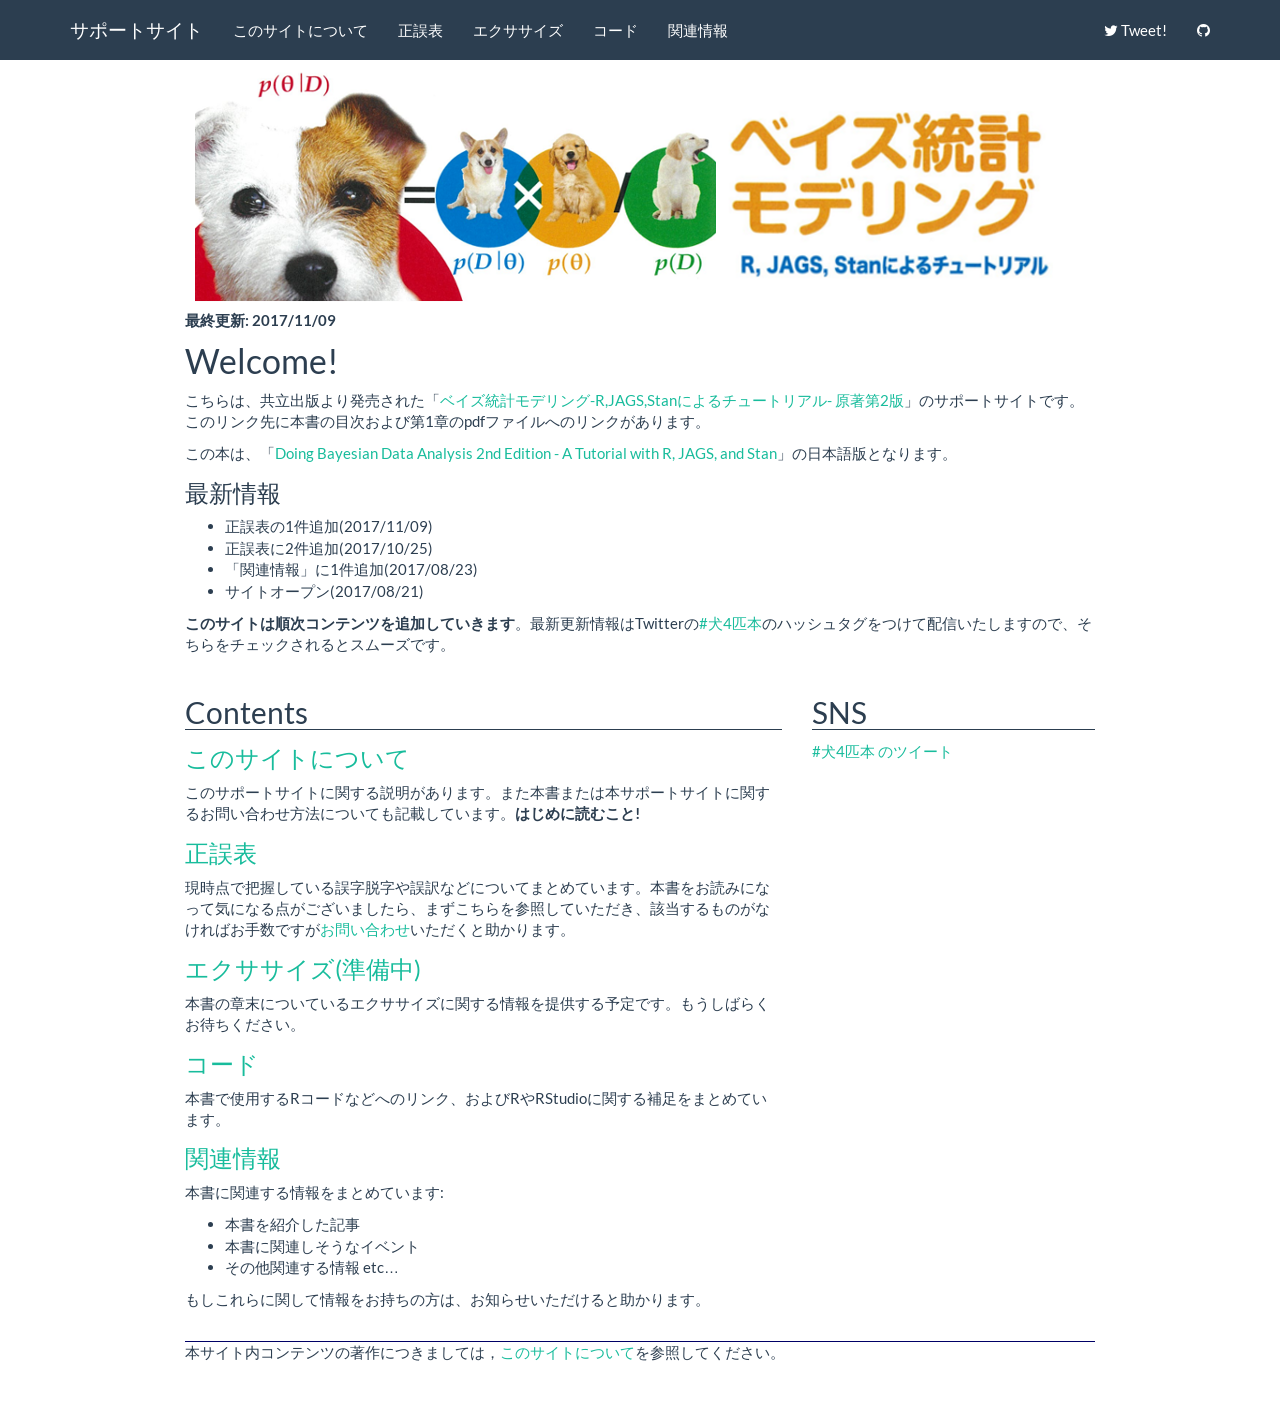
<file: docs/index.html>
<!DOCTYPE html>

<html xmlns="http://www.w3.org/1999/xhtml">

<head>

<meta charset="utf-8" />
<meta http-equiv="Content-Type" content="text/html; charset=utf-8" />
<meta name="generator" content="pandoc" />




<title>ベイズ統計モデリング-R,JAGS,Stanによるチュートリアル- 原著第2版 サポートサイト - Welcome!</title>

<script src="site_libs/jquery-1.11.3/jquery.min.js"></script>
<meta name="viewport" content="width=device-width, initial-scale=1" />
<link href="site_libs/bootstrap-3.3.5/css/flatly.min.css" rel="stylesheet" />
<script src="site_libs/bootstrap-3.3.5/js/bootstrap.min.js"></script>
<script src="site_libs/bootstrap-3.3.5/shim/html5shiv.min.js"></script>
<script src="site_libs/bootstrap-3.3.5/shim/respond.min.js"></script>
<script src="site_libs/navigation-1.1/tabsets.js"></script>
<link href="site_libs/highlightjs-1.1/default.css" rel="stylesheet" />
<script src="site_libs/highlightjs-1.1/highlight.js"></script>
<link href="site_libs/font-awesome-4.5.0/css/font-awesome.min.css" rel="stylesheet" />

<style type="text/css">code{white-space: pre;}</style>
<style type="text/css">
  pre:not([class]) {
    background-color: white;
  }
</style>
<script type="text/javascript">
if (window.hljs && document.readyState && document.readyState === "complete") {
   window.setTimeout(function() {
      hljs.initHighlighting();
   }, 0);
}
</script>



<style type="text/css">
h1 {
  font-size: 34px;
}
h1.title {
  font-size: 38px;
}
h2 {
  font-size: 30px;
}
h3 {
  font-size: 24px;
}
h4 {
  font-size: 18px;
}
h5 {
  font-size: 16px;
}
h6 {
  font-size: 12px;
}
.table th:not([align]) {
  text-align: left;
}
</style>

<link rel="stylesheet" href="css/index_style.css" type="text/css" />

</head>

<body>

<style type = "text/css">
.main-container {
  max-width: 940px;
  margin-left: auto;
  margin-right: auto;
}
code {
  color: inherit;
  background-color: rgba(0, 0, 0, 0.04);
}
img {
  max-width:100%;
  height: auto;
}
.tabbed-pane {
  padding-top: 12px;
}
button.code-folding-btn:focus {
  outline: none;
}
</style>


<style type="text/css">
/* padding for bootstrap navbar */
body {
  padding-top: 60px;
  padding-bottom: 40px;
}
/* offset scroll position for anchor links (for fixed navbar)  */
.section h1 {
  padding-top: 65px;
  margin-top: -65px;
}

.section h2 {
  padding-top: 65px;
  margin-top: -65px;
}
.section h3 {
  padding-top: 65px;
  margin-top: -65px;
}
.section h4 {
  padding-top: 65px;
  margin-top: -65px;
}
.section h5 {
  padding-top: 65px;
  margin-top: -65px;
}
.section h6 {
  padding-top: 65px;
  margin-top: -65px;
}
</style>

<script>
// manage active state of menu based on current page
$(document).ready(function () {
  // active menu anchor
  href = window.location.pathname
  href = href.substr(href.lastIndexOf('/') + 1)
  if (href === "")
    href = "index.html";
  var menuAnchor = $('a[href="' + href + '"]');

  // mark it active
  menuAnchor.parent().addClass('active');

  // if it's got a parent navbar menu mark it active as well
  menuAnchor.closest('li.dropdown').addClass('active');
});
</script>


<div class="container-fluid main-container">

<!-- tabsets -->
<script>
$(document).ready(function () {
  window.buildTabsets("TOC");
});
</script>

<!-- code folding -->






<div class="navbar navbar-default  navbar-fixed-top" role="navigation">
  <div class="container">
    <div class="navbar-header">
      <button type="button" class="navbar-toggle collapsed" data-toggle="collapse" data-target="#navbar">
        <span class="icon-bar"></span>
        <span class="icon-bar"></span>
        <span class="icon-bar"></span>
      </button>
      <a class="navbar-brand" href="index.html">サポートサイト</a>
    </div>
    <div id="navbar" class="navbar-collapse collapse">
      <ul class="nav navbar-nav">
        <li>
  <a href="about.html">このサイトについて</a>
</li>
<li>
  <a href="errata.html">正誤表</a>
</li>
<li>
  <a href="exercise.html">エクササイズ</a>
</li>
<li>
  <a href="code.html">コード</a>
</li>
<li>
  <a href="relate.html">関連情報</a>
</li>
      </ul>
      <ul class="nav navbar-nav navbar-right">
        <li>
  <a href="https://twitter.com/intent/tweet?text=%e3%83%99%e3%82%a4%e3%82%ba%e7%b5%b1%e8%a8%88%e3%83%a2%e3%83%87%e3%83%aa%e3%83%b3%e3%82%b0%e2%80%95R%2cJAGS%2cStan%e3%81%ab%e3%82%88%e3%82%8b%e3%83%81%e3%83%a5%e3%83%bc%e3%83%88%e3%83%aa%e3%82%a2%e3%83%ab%e2%80%95%20%e5%8e%9f%e8%91%97%e7%ac%ac2%e7%89%88%20%e3%82%b5%e3%83%9d%e3%83%bc%e3%83%88%e3%82%b5%e3%82%a4%e3%83%88&amp;url=https://kazutan.github.io/DBDA2E-ja/&amp;hashtags=%e7%8a%ac4%e5%8c%b9%e6%9c%ac">
    <span class="fa fa-twitter"></span>
     
    Tweet!
  </a>
</li>
<li>
  <a href="https://github.com/kazutan/DBDA2E-ja/">
    <span class="fa fa-github"></span>
     
  </a>
</li>
      </ul>
    </div><!--/.nav-collapse -->
  </div><!--/.container -->
</div><!--/.navbar -->
<img src="https://kazutan.github.io/DBDA2E-ja/pics/topbanner.png" alt="" />

<div class="fluid-row" id="header">




</div>


<p><strong>最終更新: 2017/11/09 </strong></p>
<div id="welcome" class="section level1">
<h1>Welcome!</h1>
<p>こちらは、共立出版より発売された「<a href="http://www.kyoritsu-pub.co.jp/bookdetail/9784320113169">ベイズ統計モデリング-R,JAGS,Stanによるチュートリアル- 原著第2版</a>」のサポートサイトです。このリンク先に本書の目次および第1章のpdfファイルへのリンクがあります。</p>
<p>この本は、「<a href="https://sites.google.com/site/doingbayesiandataanalysis/">Doing Bayesian Data Analysis 2nd Edition - A Tutorial with R, JAGS, and Stan</a>」の日本語版となります。</p>
<div id="最新情報" class="section level3">
<h3>最新情報</h3>
<ul>
<li>正誤表の1件追加(2017/11/09)</li>
<li>正誤表に2件追加(2017/10/25)</li>
<li>「関連情報」に1件追加(2017/08/23)</li>
<li>サイトオープン(2017/08/21)</li>
</ul>
<p><strong>このサイトは順次コンテンツを追加していきます</strong>。最新更新情報はTwitterの<a href="https://twitter.com/search?q=%23%E7%8A%AC4%E5%8C%B9%E6%9C%AC">#犬4匹本</a>のハッシュタグをつけて配信いたしますので、そちらをチェックされるとスムーズです。</p>
</div>
</div>
<div id="section" class="section level1 row noline">
<h1></h1>
<div id="contents" class="section level2 col-md-8">
<h2>Contents</h2>
<div id="このサイトについて" class="section level3">
<h3><a href="about.html">このサイトについて</a></h3>
<p>このサポートサイトに関する説明があります。また本書または本サポートサイトに関するお問い合わせ方法についても記載しています。<strong>はじめに読むこと!</strong></p>
</div>
<div id="正誤表" class="section level3">
<h3><a href="errata.html">正誤表</a></h3>
<p>現時点で把握している誤字脱字や誤訳などについてまとめています。本書をお読みになって気になる点がございましたら、まずこちらを参照していただき、該当するものがなければお手数ですが<a href="about.html#contact">お問い合わせ</a>いただくと助かります。</p>
</div>
<div id="エクササイズ準備中" class="section level3">
<h3><a href="exercise.html">エクササイズ(準備中)</a></h3>
<p>本書の章末についているエクササイズに関する情報を提供する予定です。もうしばらくお待ちください。</p>
</div>
<div id="コード" class="section level3">
<h3><a href="code.html">コード</a></h3>
<p>本書で使用するRコードなどへのリンク、およびRやRStudioに関する補足をまとめています。</p>
</div>
<div id="関連情報" class="section level3">
<h3><a href="relate.html">関連情報</a></h3>
<p>本書に関連する情報をまとめています:</p>
<ul>
<li>本書を紹介した記事</li>
<li>本書に関連しそうなイベント</li>
<li>その他関連する情報 etc…</li>
</ul>
<p>もしこれらに関して情報をお持ちの方は、お知らせいただけると助かります。</p>
</div>
</div>
<div id="sns" class="section level2 col-md-4">
<h2>SNS</h2>
<a class="twitter-timeline"  href="https://twitter.com/hashtag/%E7%8A%AC4%E5%8C%B9%E6%9C%AC" data-widget-id="899466282487095298" data-hight="600" data-width="300">#犬4匹本 のツイート</a>
<script>!function(d,s,id){var js,fjs=d.getElementsByTagName(s)[0],p=/^http:/.test(d.location)?'http':'https';if(!d.getElementById(id)){js=d.createElement(s);js.id=id;js.src=p+"://platform.twitter.com/widgets.js";fjs.parentNode.insertBefore(js,fjs);}}(document,"script","twitter-wjs");</script>
</div>
</div>

<footer>
  <p>本サイト内コンテンツの著作につきましては，<a href="https://kazutan.github.io/DBDA2E-ja/about.html">このサイトについて</a>を参照してください。</p>
</footer>
<script>
$(function(){
  $(".showhide").hide();
  $(".showhide").before("<button type='button' class='btn btn-primary showhideBtn'></button>")
  $(".showhideBtn").text("Show");
  $(".showhideBtn").click(function(){
    var index = $(".showhideBtn").index(this);
    if($(".showhide").eq(index).is(":visible")){
      $(".showhide").eq(index).hide();
      $(".showhideBtn").eq(index).text("Show");
    }else{
      $(".showhide").eq(index).show();
      $(".showhideBtn").eq(index).text("Hide");
    };
  });
});
</script>
<script>
  $(function(){
    $(".panel").addClass("panel-default");
    $(".panel").each(function(){
      $(this).children().eq(0).replaceWith(function(){
        $(this).replaceWith("<div class=panel-heading>"+$(this).text()+"</div>");
      });
      $(this).children("*:not('.panel-heading')").wrapAll("<div class=panel-body />");
    });
    $(".panel-end").each(function(){
      $(this).children().eq(0).remove();
      $(this).children().unwrap();
    });
  });
</script>



</div>

<script>

// add bootstrap table styles to pandoc tables
function bootstrapStylePandocTables() {
  $('tr.header').parent('thead').parent('table').addClass('table table-condensed');
}
$(document).ready(function () {
  bootstrapStylePandocTables();
});


</script>

<!-- dynamically load mathjax for compatibility with self-contained -->
<script>
  (function () {
    var script = document.createElement("script");
    script.type = "text/javascript";
    script.src  = "https://mathjax.rstudio.com/latest/MathJax.js?config=TeX-AMS-MML_HTMLorMML";
    document.getElementsByTagName("head")[0].appendChild(script);
  })();
</script>

</body>
</html>
</file>
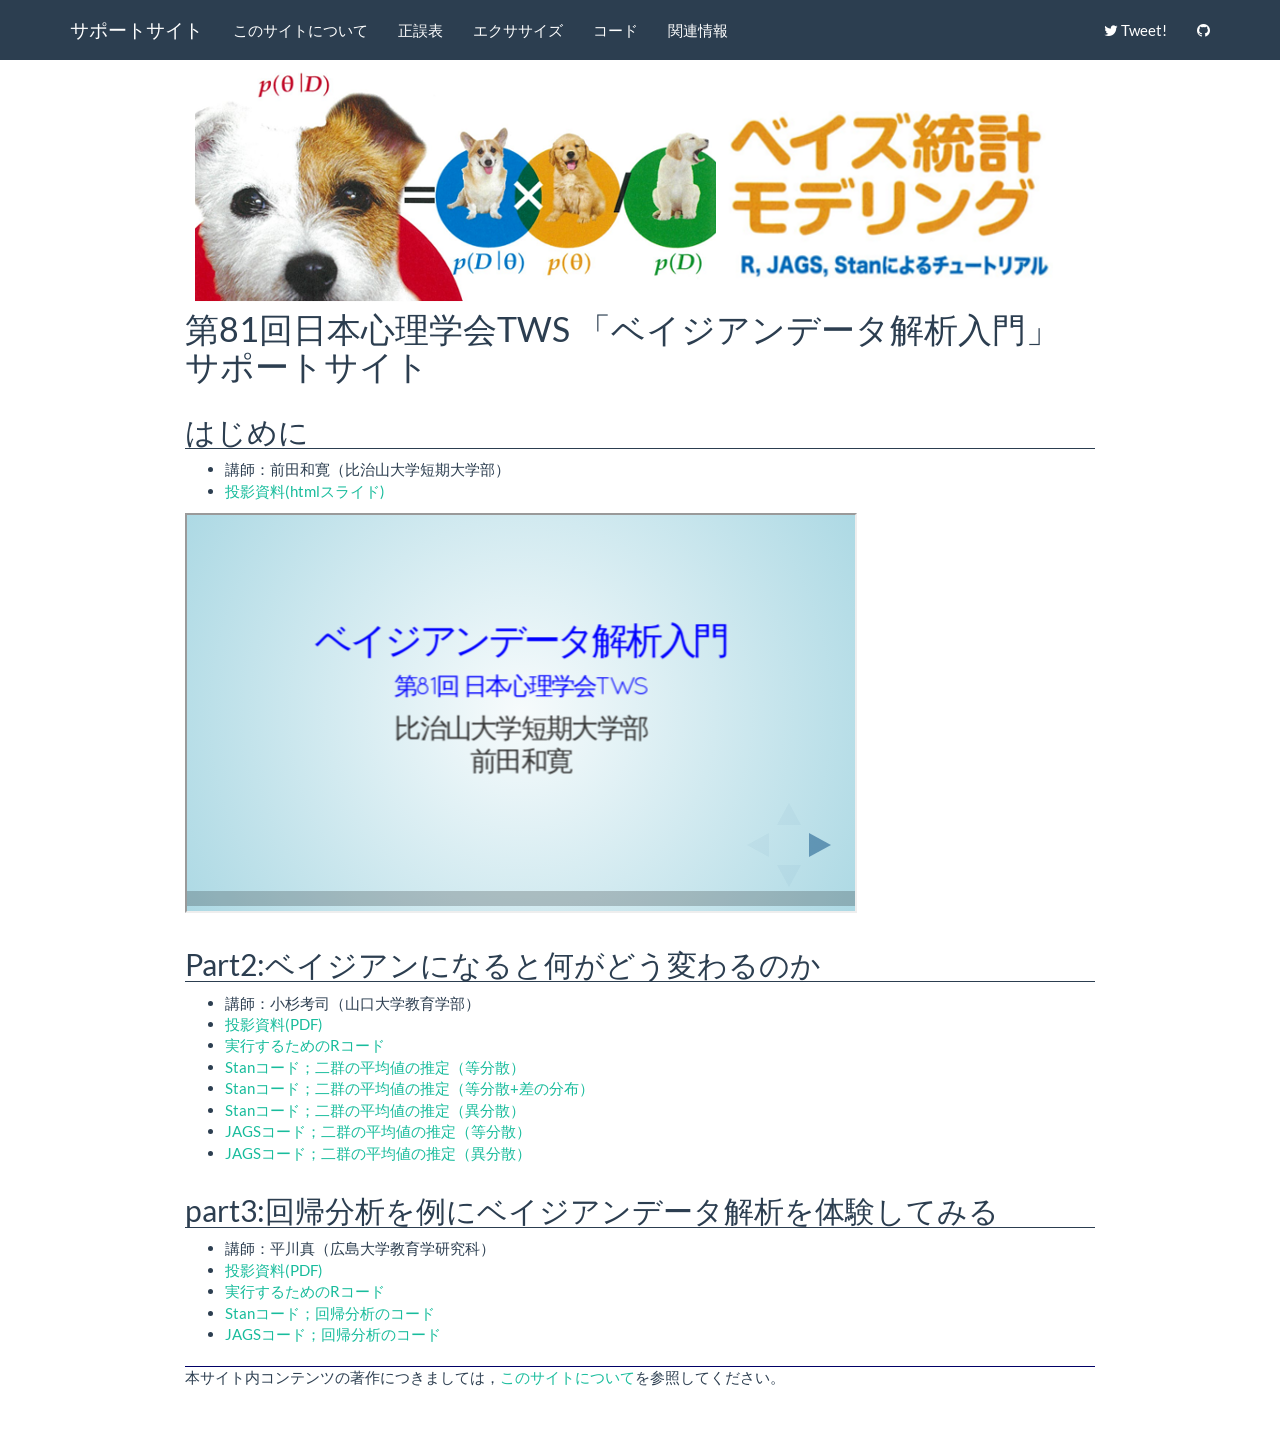
<file: docs/JPA2017/index.html>
<!DOCTYPE html>

<html xmlns="http://www.w3.org/1999/xhtml">

<head>

<meta charset="utf-8" />
<meta http-equiv="Content-Type" content="text/html; charset=utf-8" />
<meta name="generator" content="pandoc" />




<title>ベイズ統計モデリング-R,JAGS,Stanによるチュートリアル- 原著第2版 サポートサイト - 第81回日本心理学会TWSベイジアンデータ解析入門サポートサイト</title>

<script src="site_libs/jquery-1.11.3/jquery.min.js"></script>
<meta name="viewport" content="width=device-width, initial-scale=1" />
<link href="site_libs/bootstrap-3.3.5/css/flatly.min.css" rel="stylesheet" />
<script src="site_libs/bootstrap-3.3.5/js/bootstrap.min.js"></script>
<script src="site_libs/bootstrap-3.3.5/shim/html5shiv.min.js"></script>
<script src="site_libs/bootstrap-3.3.5/shim/respond.min.js"></script>
<script src="site_libs/navigation-1.1/tabsets.js"></script>
<link href="site_libs/highlightjs-1.1/default.css" rel="stylesheet" />
<script src="site_libs/highlightjs-1.1/highlight.js"></script>
<link href="site_libs/font-awesome-4.5.0/css/font-awesome.min.css" rel="stylesheet" />

<style type="text/css">code{white-space: pre;}</style>
<style type="text/css">
  pre:not([class]) {
    background-color: white;
  }
</style>
<script type="text/javascript">
if (window.hljs && document.readyState && document.readyState === "complete") {
   window.setTimeout(function() {
      hljs.initHighlighting();
   }, 0);
}
</script>



<style type="text/css">
h1 {
  font-size: 34px;
}
h1.title {
  font-size: 38px;
}
h2 {
  font-size: 30px;
}
h3 {
  font-size: 24px;
}
h4 {
  font-size: 18px;
}
h5 {
  font-size: 16px;
}
h6 {
  font-size: 12px;
}
.table th:not([align]) {
  text-align: left;
}
</style>

<link rel="stylesheet" href="../css/site_style.css" type="text/css" />

</head>

<body>

<style type = "text/css">
.main-container {
  max-width: 940px;
  margin-left: auto;
  margin-right: auto;
}
code {
  color: inherit;
  background-color: rgba(0, 0, 0, 0.04);
}
img {
  max-width:100%;
  height: auto;
}
.tabbed-pane {
  padding-top: 12px;
}
button.code-folding-btn:focus {
  outline: none;
}
</style>


<style type="text/css">
/* padding for bootstrap navbar */
body {
  padding-top: 60px;
  padding-bottom: 40px;
}
/* offset scroll position for anchor links (for fixed navbar)  */
.section h1 {
  padding-top: 65px;
  margin-top: -65px;
}

.section h2 {
  padding-top: 65px;
  margin-top: -65px;
}
.section h3 {
  padding-top: 65px;
  margin-top: -65px;
}
.section h4 {
  padding-top: 65px;
  margin-top: -65px;
}
.section h5 {
  padding-top: 65px;
  margin-top: -65px;
}
.section h6 {
  padding-top: 65px;
  margin-top: -65px;
}
</style>

<script>
// manage active state of menu based on current page
$(document).ready(function () {
  // active menu anchor
  href = window.location.pathname
  href = href.substr(href.lastIndexOf('/') + 1)
  if (href === "")
    href = "index.html";
  var menuAnchor = $('a[href="' + href + '"]');

  // mark it active
  menuAnchor.parent().addClass('active');

  // if it's got a parent navbar menu mark it active as well
  menuAnchor.closest('li.dropdown').addClass('active');
});
</script>


<div class="container-fluid main-container">

<!-- tabsets -->
<script>
$(document).ready(function () {
  window.buildTabsets("TOC");
});
</script>

<!-- code folding -->






<div class="navbar navbar-default  navbar-fixed-top" role="navigation">
  <div class="container">
    <div class="navbar-header">
      <button type="button" class="navbar-toggle collapsed" data-toggle="collapse" data-target="#navbar">
        <span class="icon-bar"></span>
        <span class="icon-bar"></span>
        <span class="icon-bar"></span>
      </button>
      <a class="navbar-brand" href="index.html">サポートサイト</a>
    </div>
    <div id="navbar" class="navbar-collapse collapse">
      <ul class="nav navbar-nav">
        <li>
  <a href="../about.html">このサイトについて</a>
</li>
<li>
  <a href="../errata.html">正誤表</a>
</li>
<li>
  <a href="../exercise.html">エクササイズ</a>
</li>
<li>
  <a href="../code.html">コード</a>
</li>
<li>
  <a href="../relate.html">関連情報</a>
</li>
      </ul>
      <ul class="nav navbar-nav navbar-right">
        <li>
  <a href="https://twitter.com/intent/tweet?text=%e3%83%99%e3%82%a4%e3%82%ba%e7%b5%b1%e8%a8%88%e3%83%a2%e3%83%87%e3%83%aa%e3%83%b3%e3%82%b0%e2%80%95R%2cJAGS%2cStan%e3%81%ab%e3%82%88%e3%82%8b%e3%83%81%e3%83%a5%e3%83%bc%e3%83%88%e3%83%aa%e3%82%a2%e3%83%ab%e2%80%95%20%e5%8e%9f%e8%91%97%e7%ac%ac2%e7%89%88%20%e3%82%b5%e3%83%9d%e3%83%bc%e3%83%88%e3%82%b5%e3%82%a4%e3%83%88&amp;url=https://kazutan.github.io/DBDA2E-ja/&amp;hashtags=%e7%8a%ac4%e5%8c%b9%e6%9c%ac">
    <span class="fa fa-twitter"></span>
     
    Tweet!
  </a>
</li>
<li>
  <a href="https://github.com/kazutan/DBDA2E-ja/">
    <span class="fa fa-github"></span>
     
  </a>
</li>
      </ul>
    </div><!--/.nav-collapse -->
  </div><!--/.container -->
</div><!--/.navbar -->
<img src="https://kazutan.github.io/DBDA2E-ja/pics/topbanner.png" alt="" />

<div class="fluid-row" id="header">




</div>


<div id="第81回日本心理学会tws-ベイジアンデータ解析入門-サポートサイト" class="section level1">
<h1>第81回日本心理学会TWS 「ベイジアンデータ解析入門」<br />サポートサイト</h1>
<div id="はじめに" class="section level2">
<h2>はじめに</h2>
<ul>
<li>講師：前田和寛（比治山大学短期大学部）</li>
<li><a href="slides/part1_slide.html">投影資料(htmlスライド)</a></li>
</ul>
<iframe src="slides/part1_slide.html" width="672" height="400px">
</iframe>
</div>
<div id="part2ベイジアンになると何がどう変わるのか" class="section level2">
<h2>Part2:ベイジアンになると何がどう変わるのか</h2>
<ul>
<li>講師：小杉考司（山口大学教育学部）</li>
<li><a href="slides/part2_slide.pdf">投影資料(PDF)</a></li>
<li><a href="source/part2.R">実行するためのRコード</a></li>
<li><a href="source/example1.stan">Stanコード；二群の平均値の推定（等分散）</a></li>
<li><a href="source/example1a.stan">Stanコード；二群の平均値の推定（等分散+差の分布）</a></li>
<li><a href="source/example2.stan">Stanコード；二群の平均値の推定（異分散）</a></li>
<li><a href="source/example1_jags.txt">JAGSコード；二群の平均値の推定（等分散）</a></li>
<li><a href="source/example2_jags.txt">JAGSコード；二群の平均値の推定（異分散）</a></li>
</ul>
</div>
<div id="part3回帰分析を例にベイジアンデータ解析を体験してみる" class="section level2">
<h2>part3:回帰分析を例にベイジアンデータ解析を体験してみる</h2>
<ul>
<li>講師：平川真（広島大学教育学研究科）</li>
<li><a href="slides/part3_slide.pdf">投影資料(PDF)</a></li>
<li><a href="source/part3.R">実行するためのRコード</a></li>
<li><a href="source/example3.stan">Stanコード；回帰分析のコード</a></li>
<li><a href="source/example3_jags.txt">JAGSコード；回帰分析のコード</a></li>
</ul>
</div>
</div>

<footer>
  <p>本サイト内コンテンツの著作につきましては，<a href="https://kazutan.github.io/DBDA2E-ja/about.html">このサイトについて</a>を参照してください。</p>
</footer>
<script>
$(function(){
  $(".showhide").hide();
  $(".showhide").before("<button type='button' class='btn btn-primary showhideBtn'></button>")
  $(".showhideBtn").text("Show");
  $(".showhideBtn").click(function(){
    var index = $(".showhideBtn").index(this);
    if($(".showhide").eq(index).is(":visible")){
      $(".showhide").eq(index).hide();
      $(".showhideBtn").eq(index).text("Show");
    }else{
      $(".showhide").eq(index).show();
      $(".showhideBtn").eq(index).text("Hide");
    };
  });
});
</script>
<script>
  $(function(){
    $(".panel").addClass("panel-default");
    $(".panel").each(function(){
      $(this).children().eq(0).replaceWith(function(){
        $(this).replaceWith("<div class=panel-heading>"+$(this).text()+"</div>");
      });
      $(this).children("*:not('.panel-heading')").wrapAll("<div class=panel-body />");
    });
    $(".panel-end").each(function(){
      $(this).children().eq(0).remove();
      $(this).children().unwrap();
    });
  });
</script>



</div>

<script>

// add bootstrap table styles to pandoc tables
function bootstrapStylePandocTables() {
  $('tr.header').parent('thead').parent('table').addClass('table table-condensed');
}
$(document).ready(function () {
  bootstrapStylePandocTables();
});


</script>

<!-- dynamically load mathjax for compatibility with self-contained -->
<script>
  (function () {
    var script = document.createElement("script");
    script.type = "text/javascript";
    script.src  = "https://mathjax.rstudio.com/latest/MathJax.js?config=TeX-AMS-MML_HTMLorMML";
    document.getElementsByTagName("head")[0].appendChild(script);
  })();
</script>

</body>
</html>
</file>
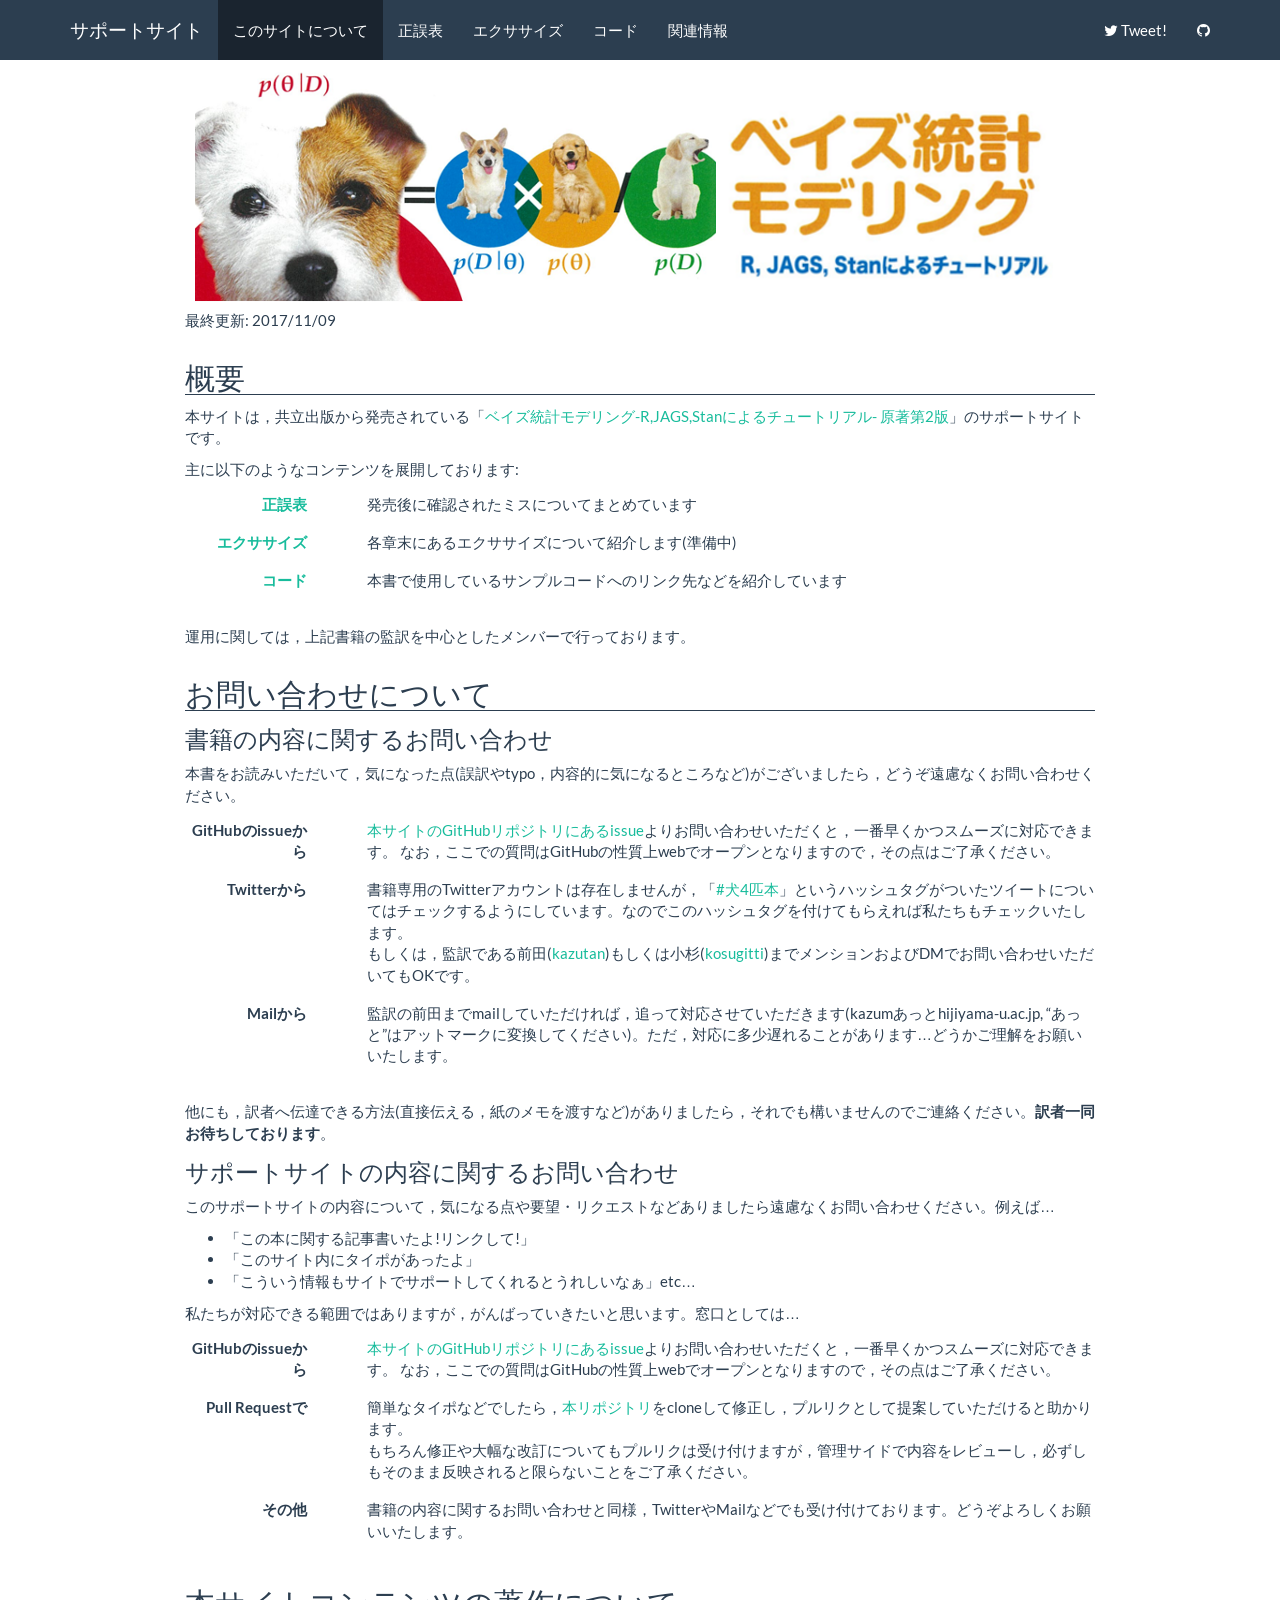
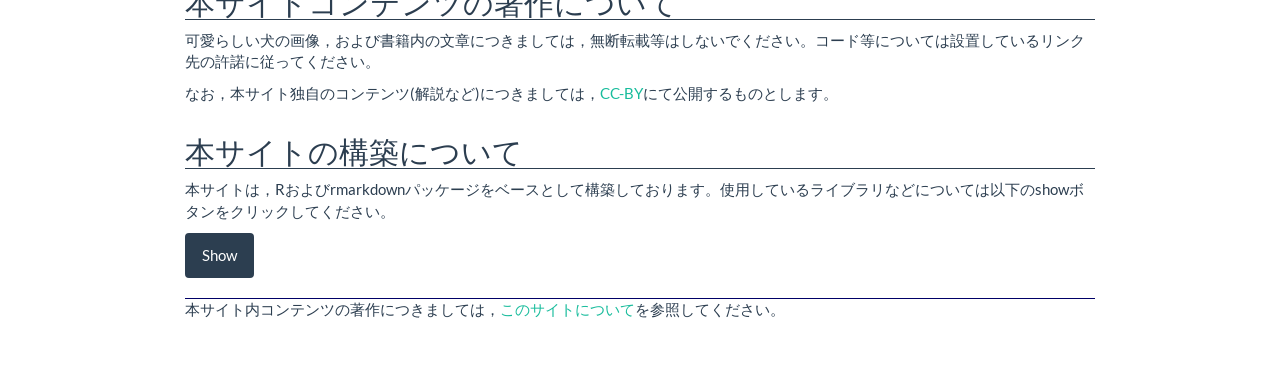
<file: docs/about.html>
<!DOCTYPE html>

<html xmlns="http://www.w3.org/1999/xhtml">

<head>

<meta charset="utf-8" />
<meta http-equiv="Content-Type" content="text/html; charset=utf-8" />
<meta name="generator" content="pandoc" />




<title>ベイズ統計モデリング-R,JAGS,Stanによるチュートリアル- 原著第2版 サポートサイト - このサイトについて</title>

<script src="site_libs/jquery-1.11.3/jquery.min.js"></script>
<meta name="viewport" content="width=device-width, initial-scale=1" />
<link href="site_libs/bootstrap-3.3.5/css/flatly.min.css" rel="stylesheet" />
<script src="site_libs/bootstrap-3.3.5/js/bootstrap.min.js"></script>
<script src="site_libs/bootstrap-3.3.5/shim/html5shiv.min.js"></script>
<script src="site_libs/bootstrap-3.3.5/shim/respond.min.js"></script>
<script src="site_libs/navigation-1.1/tabsets.js"></script>
<link href="site_libs/highlightjs-1.1/default.css" rel="stylesheet" />
<script src="site_libs/highlightjs-1.1/highlight.js"></script>
<link href="site_libs/font-awesome-4.5.0/css/font-awesome.min.css" rel="stylesheet" />

<style type="text/css">code{white-space: pre;}</style>
<style type="text/css">
  pre:not([class]) {
    background-color: white;
  }
</style>
<script type="text/javascript">
if (window.hljs && document.readyState && document.readyState === "complete") {
   window.setTimeout(function() {
      hljs.initHighlighting();
   }, 0);
}
</script>



<style type="text/css">
h1 {
  font-size: 34px;
}
h1.title {
  font-size: 38px;
}
h2 {
  font-size: 30px;
}
h3 {
  font-size: 24px;
}
h4 {
  font-size: 18px;
}
h5 {
  font-size: 16px;
}
h6 {
  font-size: 12px;
}
.table th:not([align]) {
  text-align: left;
}
</style>

<link rel="stylesheet" href="css/site_style.css" type="text/css" />

</head>

<body>

<style type = "text/css">
.main-container {
  max-width: 940px;
  margin-left: auto;
  margin-right: auto;
}
code {
  color: inherit;
  background-color: rgba(0, 0, 0, 0.04);
}
img {
  max-width:100%;
  height: auto;
}
.tabbed-pane {
  padding-top: 12px;
}
button.code-folding-btn:focus {
  outline: none;
}
</style>


<style type="text/css">
/* padding for bootstrap navbar */
body {
  padding-top: 60px;
  padding-bottom: 40px;
}
/* offset scroll position for anchor links (for fixed navbar)  */
.section h1 {
  padding-top: 65px;
  margin-top: -65px;
}

.section h2 {
  padding-top: 65px;
  margin-top: -65px;
}
.section h3 {
  padding-top: 65px;
  margin-top: -65px;
}
.section h4 {
  padding-top: 65px;
  margin-top: -65px;
}
.section h5 {
  padding-top: 65px;
  margin-top: -65px;
}
.section h6 {
  padding-top: 65px;
  margin-top: -65px;
}
</style>

<script>
// manage active state of menu based on current page
$(document).ready(function () {
  // active menu anchor
  href = window.location.pathname
  href = href.substr(href.lastIndexOf('/') + 1)
  if (href === "")
    href = "index.html";
  var menuAnchor = $('a[href="' + href + '"]');

  // mark it active
  menuAnchor.parent().addClass('active');

  // if it's got a parent navbar menu mark it active as well
  menuAnchor.closest('li.dropdown').addClass('active');
});
</script>


<div class="container-fluid main-container">

<!-- tabsets -->
<script>
$(document).ready(function () {
  window.buildTabsets("TOC");
});
</script>

<!-- code folding -->






<div class="navbar navbar-default  navbar-fixed-top" role="navigation">
  <div class="container">
    <div class="navbar-header">
      <button type="button" class="navbar-toggle collapsed" data-toggle="collapse" data-target="#navbar">
        <span class="icon-bar"></span>
        <span class="icon-bar"></span>
        <span class="icon-bar"></span>
      </button>
      <a class="navbar-brand" href="index.html">サポートサイト</a>
    </div>
    <div id="navbar" class="navbar-collapse collapse">
      <ul class="nav navbar-nav">
        <li>
  <a href="about.html">このサイトについて</a>
</li>
<li>
  <a href="errata.html">正誤表</a>
</li>
<li>
  <a href="exercise.html">エクササイズ</a>
</li>
<li>
  <a href="code.html">コード</a>
</li>
<li>
  <a href="relate.html">関連情報</a>
</li>
      </ul>
      <ul class="nav navbar-nav navbar-right">
        <li>
  <a href="https://twitter.com/intent/tweet?text=%e3%83%99%e3%82%a4%e3%82%ba%e7%b5%b1%e8%a8%88%e3%83%a2%e3%83%87%e3%83%aa%e3%83%b3%e3%82%b0%e2%80%95R%2cJAGS%2cStan%e3%81%ab%e3%82%88%e3%82%8b%e3%83%81%e3%83%a5%e3%83%bc%e3%83%88%e3%83%aa%e3%82%a2%e3%83%ab%e2%80%95%20%e5%8e%9f%e8%91%97%e7%ac%ac2%e7%89%88%20%e3%82%b5%e3%83%9d%e3%83%bc%e3%83%88%e3%82%b5%e3%82%a4%e3%83%88&amp;url=https://kazutan.github.io/DBDA2E-ja/&amp;hashtags=%e7%8a%ac4%e5%8c%b9%e6%9c%ac">
    <span class="fa fa-twitter"></span>
     
    Tweet!
  </a>
</li>
<li>
  <a href="https://github.com/kazutan/DBDA2E-ja/">
    <span class="fa fa-github"></span>
     
  </a>
</li>
      </ul>
    </div><!--/.nav-collapse -->
  </div><!--/.container -->
</div><!--/.navbar -->
<img src="https://kazutan.github.io/DBDA2E-ja/pics/topbanner.png" alt="" />

<div class="fluid-row" id="header">




</div>


<p>最終更新: 2017/11/09</p>
<div id="概要" class="section level2">
<h2>概要</h2>
<p>本サイトは，共立出版から発売されている「<a href="http://www.kyoritsu-pub.co.jp/bookdetail/9784320113169">ベイズ統計モデリング-R,JAGS,Stanによるチュートリアル- 原著第2版</a>」のサポートサイトです。</p>
<p>主に以下のようなコンテンツを展開しております:</p>
<dl>
<dt><a href="errata.html">正誤表</a></dt>
<dd><p>発売後に確認されたミスについてまとめています</p>
</dd>
<dt><a href="exercise.html">エクササイズ</a></dt>
<dd><p>各章末にあるエクササイズについて紹介します(準備中)</p>
</dd>
<dt><a href="code.html">コード</a></dt>
<dd><p>本書で使用しているサンプルコードへのリンク先などを紹介しています</p>
</dd>
</dl>
<p>運用に関しては，上記書籍の監訳を中心としたメンバーで行っております。</p>
</div>
<div id="contact" class="section level2">
<h2>お問い合わせについて</h2>
<div id="書籍の内容に関するお問い合わせ" class="section level3">
<h3>書籍の内容に関するお問い合わせ</h3>
<p>本書をお読みいただいて，気になった点(誤訳やtypo，内容的に気になるところなど)がございましたら，どうぞ遠慮なくお問い合わせください。</p>
<dl>
<dt>GitHubのissueから</dt>
<dd><p><a href="https://github.com/kazutan/DBDA2E-ja/issues">本サイトのGitHubリポジトリにあるissue</a>よりお問い合わせいただくと，一番早くかつスムーズに対応できます。 なお，ここでの質問はGitHubの性質上webでオープンとなりますので，その点はご了承ください。</p>
</dd>
<dt>Twitterから</dt>
<dd><p>書籍専用のTwitterアカウントは存在しませんが，「<a href="https://twitter.com/search?q=%23%E7%8A%AC4%E5%8C%B9%E6%9C%AC">#犬4匹本</a>」というハッシュタグがついたツイートについてはチェックするようにしています。なのでこのハッシュタグを付けてもらえれば私たちもチェックいたします。<br />
もしくは，監訳である前田(<a href="https://twitter.com/kazutan">kazutan</a>)もしくは小杉(<a href="https://twitter.com/kosugitti">kosugitti</a>)までメンションおよびDMでお問い合わせいただいてもOKです。</p>
</dd>
<dt>Mailから</dt>
<dd><p>監訳の前田までmailしていただければ，追って対応させていただきます(kazumあっとhijiyama-u.ac.jp, “あっと”はアットマークに変換してください)。ただ，対応に多少遅れることがあります…どうかご理解をお願いいたします。</p>
</dd>
</dl>
<p>他にも，訳者へ伝達できる方法(直接伝える，紙のメモを渡すなど)がありましたら，それでも構いませんのでご連絡ください。<strong>訳者一同お待ちしております</strong>。</p>
</div>
<div id="サポートサイトの内容に関するお問い合わせ" class="section level3">
<h3>サポートサイトの内容に関するお問い合わせ</h3>
<p>このサポートサイトの内容について，気になる点や要望・リクエストなどありましたら遠慮なくお問い合わせください。例えば…</p>
<ul>
<li>「この本に関する記事書いたよ!リンクして!」</li>
<li>「このサイト内にタイポがあったよ」</li>
<li>「こういう情報もサイトでサポートしてくれるとうれしいなぁ」etc…</li>
</ul>
<p>私たちが対応できる範囲ではありますが，がんばっていきたいと思います。窓口としては…</p>
<dl>
<dt>GitHubのissueから</dt>
<dd><p><a href="https://github.com/kazutan/DBDA2E-ja/issues">本サイトのGitHubリポジトリにあるissue</a>よりお問い合わせいただくと，一番早くかつスムーズに対応できます。 なお，ここでの質問はGitHubの性質上webでオープンとなりますので，その点はご了承ください。</p>
</dd>
<dt>Pull Requestで</dt>
<dd><p>簡単なタイポなどでしたら，<a href="https://github.com/kazutan/DBDA2E-ja">本リポジトリ</a>をcloneして修正し，プルリクとして提案していただけると助かります。<br />
もちろん修正や大幅な改訂についてもプルリクは受け付けますが，管理サイドで内容をレビューし，必ずしもそのまま反映されると限らないことをご了承ください。</p>
</dd>
<dt>その他</dt>
<dd><p>書籍の内容に関するお問い合わせと同様，TwitterやMailなどでも受け付けております。どうぞよろしくお願いいたします。</p>
</dd>
</dl>
</div>
</div>
<div id="本サイトコンテンツの著作について" class="section level2">
<h2>本サイトコンテンツの著作について</h2>
<p>可愛らしい犬の画像，および書籍内の文章につきましては，無断転載等はしないでください。コード等については設置しているリンク先の許諾に従ってください。</p>
<p>なお，本サイト独自のコンテンツ(解説など)につきましては，<a href="https://creativecommons.org/licenses/by/4.0/legalcode.ja">CC-BY</a>にて公開するものとします。</p>
</div>
<div id="本サイトの構築について" class="section level2">
<h2>本サイトの構築について</h2>
<p>本サイトは，Rおよびrmarkdownパッケージをベースとして構築しております。使用しているライブラリなどについては以下のshowボタンをクリックしてください。</p>
<div id="section" class="section level3 showhide">
<h3></h3>
<pre class="r"><code>sessionInfo()</code></pre>
<pre><code>## R version 3.4.2 (2017-09-28)
## Platform: x86_64-pc-linux-gnu (64-bit)
## Running under: Ubuntu 16.04.3 LTS
## 
## Matrix products: default
## BLAS: /usr/lib/libblas/libblas.so.3.6.0
## LAPACK: /usr/lib/lapack/liblapack.so.3.6.0
## 
## locale:
##  [1] LC_CTYPE=ja_JP.UTF-8       LC_NUMERIC=C              
##  [3] LC_TIME=ja_JP.UTF-8        LC_COLLATE=ja_JP.UTF-8    
##  [5] LC_MONETARY=ja_JP.UTF-8    LC_MESSAGES=ja_JP.UTF-8   
##  [7] LC_PAPER=ja_JP.UTF-8       LC_NAME=C                 
##  [9] LC_ADDRESS=C               LC_TELEPHONE=C            
## [11] LC_MEASUREMENT=ja_JP.UTF-8 LC_IDENTIFICATION=C       
## 
## attached base packages:
## [1] stats     graphics  grDevices utils     datasets  methods   base     
## 
## other attached packages:
## [1] DT_0.2.12            dplyr_0.7.4          rmarkdown_1.6.0.9004
## 
## loaded via a namespace (and not attached):
##  [1] Rcpp_0.12.13     knitr_1.17       bindr_0.1        magrittr_1.5    
##  [5] xtable_1.8-2     R6_2.2.2         rlang_0.1.2      highr_0.6       
##  [9] stringr_1.2.0    tools_3.4.2      htmltools_0.3.6  crosstalk_1.0.1 
## [13] yaml_2.1.14      rprojroot_1.2    digest_0.6.12    assertthat_0.2.0
## [17] tibble_1.3.4     bindrcpp_0.2     shiny_1.0.5      htmlwidgets_0.9 
## [21] rsconnect_0.8.5  glue_1.1.1       evaluate_0.10.1  mime_0.5        
## [25] stringi_1.1.5    compiler_3.4.2   backports_1.1.1  jsonlite_1.5    
## [29] httpuv_1.3.5     pkgconfig_2.0.1</code></pre>
</div>
</div>

<footer>
  <p>本サイト内コンテンツの著作につきましては，<a href="https://kazutan.github.io/DBDA2E-ja/about.html">このサイトについて</a>を参照してください。</p>
</footer>
<script>
$(function(){
  $(".showhide").hide();
  $(".showhide").before("<button type='button' class='btn btn-primary showhideBtn'></button>")
  $(".showhideBtn").text("Show");
  $(".showhideBtn").click(function(){
    var index = $(".showhideBtn").index(this);
    if($(".showhide").eq(index).is(":visible")){
      $(".showhide").eq(index).hide();
      $(".showhideBtn").eq(index).text("Show");
    }else{
      $(".showhide").eq(index).show();
      $(".showhideBtn").eq(index).text("Hide");
    };
  });
});
</script>
<script>
  $(function(){
    $(".panel").addClass("panel-default");
    $(".panel").each(function(){
      $(this).children().eq(0).replaceWith(function(){
        $(this).replaceWith("<div class=panel-heading>"+$(this).text()+"</div>");
      });
      $(this).children("*:not('.panel-heading')").wrapAll("<div class=panel-body />");
    });
    $(".panel-end").each(function(){
      $(this).children().eq(0).remove();
      $(this).children().unwrap();
    });
  });
</script>



</div>

<script>

// add bootstrap table styles to pandoc tables
function bootstrapStylePandocTables() {
  $('tr.header').parent('thead').parent('table').addClass('table table-condensed');
}
$(document).ready(function () {
  bootstrapStylePandocTables();
});


</script>

<!-- dynamically load mathjax for compatibility with self-contained -->
<script>
  (function () {
    var script = document.createElement("script");
    script.type = "text/javascript";
    script.src  = "https://mathjax.rstudio.com/latest/MathJax.js?config=TeX-AMS-MML_HTMLorMML";
    document.getElementsByTagName("head")[0].appendChild(script);
  })();
</script>

</body>
</html>
</file>
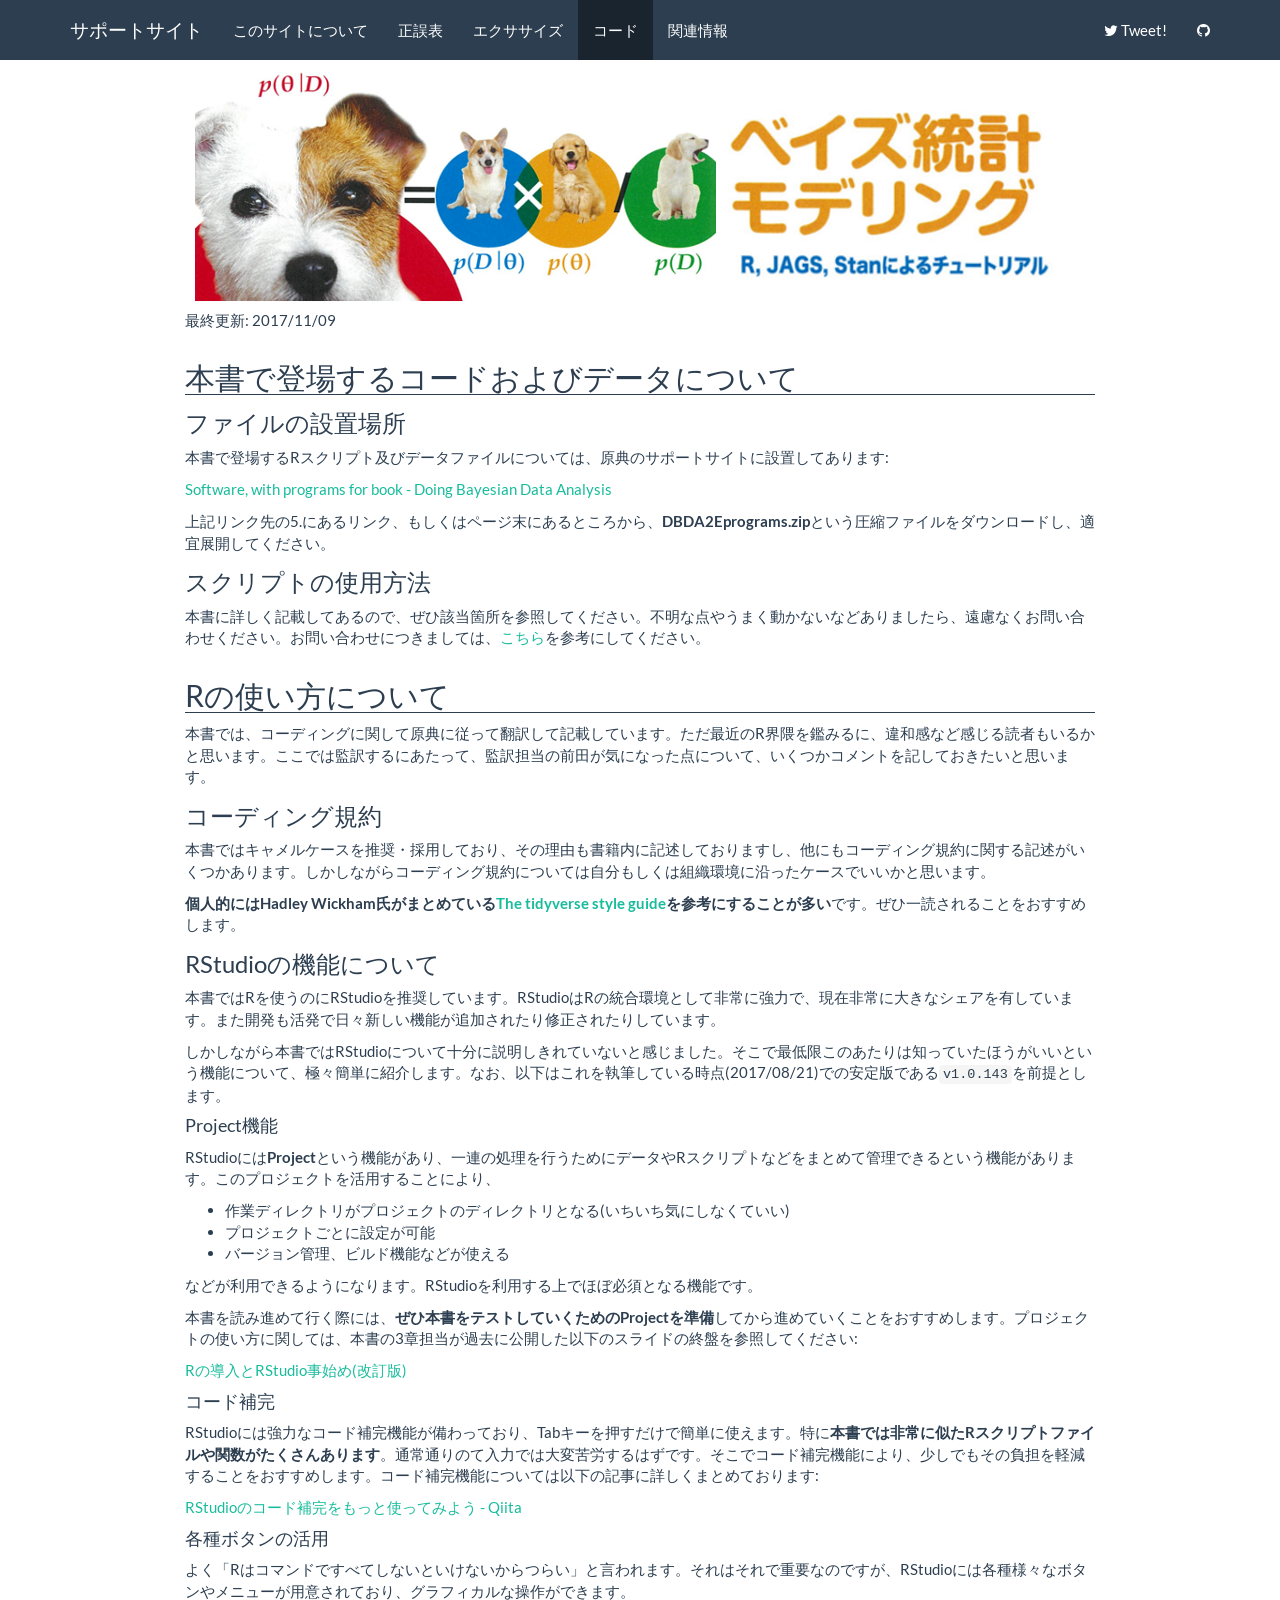
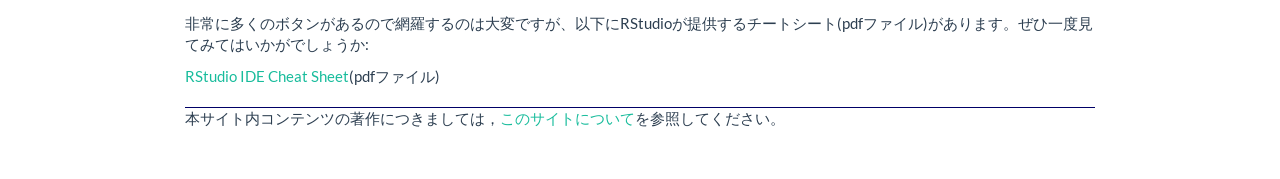
<file: docs/code.html>
<!DOCTYPE html>

<html xmlns="http://www.w3.org/1999/xhtml">

<head>

<meta charset="utf-8" />
<meta http-equiv="Content-Type" content="text/html; charset=utf-8" />
<meta name="generator" content="pandoc" />




<title>ベイズ統計モデリング-R,JAGS,Stanによるチュートリアル- 原著第2版 サポートサイト - コードについて</title>

<script src="site_libs/jquery-1.11.3/jquery.min.js"></script>
<meta name="viewport" content="width=device-width, initial-scale=1" />
<link href="site_libs/bootstrap-3.3.5/css/flatly.min.css" rel="stylesheet" />
<script src="site_libs/bootstrap-3.3.5/js/bootstrap.min.js"></script>
<script src="site_libs/bootstrap-3.3.5/shim/html5shiv.min.js"></script>
<script src="site_libs/bootstrap-3.3.5/shim/respond.min.js"></script>
<script src="site_libs/navigation-1.1/tabsets.js"></script>
<link href="site_libs/highlightjs-1.1/default.css" rel="stylesheet" />
<script src="site_libs/highlightjs-1.1/highlight.js"></script>
<link href="site_libs/font-awesome-4.5.0/css/font-awesome.min.css" rel="stylesheet" />

<style type="text/css">code{white-space: pre;}</style>
<style type="text/css">
  pre:not([class]) {
    background-color: white;
  }
</style>
<script type="text/javascript">
if (window.hljs && document.readyState && document.readyState === "complete") {
   window.setTimeout(function() {
      hljs.initHighlighting();
   }, 0);
}
</script>



<style type="text/css">
h1 {
  font-size: 34px;
}
h1.title {
  font-size: 38px;
}
h2 {
  font-size: 30px;
}
h3 {
  font-size: 24px;
}
h4 {
  font-size: 18px;
}
h5 {
  font-size: 16px;
}
h6 {
  font-size: 12px;
}
.table th:not([align]) {
  text-align: left;
}
</style>

<link rel="stylesheet" href="css/site_style.css" type="text/css" />

</head>

<body>

<style type = "text/css">
.main-container {
  max-width: 940px;
  margin-left: auto;
  margin-right: auto;
}
code {
  color: inherit;
  background-color: rgba(0, 0, 0, 0.04);
}
img {
  max-width:100%;
  height: auto;
}
.tabbed-pane {
  padding-top: 12px;
}
button.code-folding-btn:focus {
  outline: none;
}
</style>


<style type="text/css">
/* padding for bootstrap navbar */
body {
  padding-top: 60px;
  padding-bottom: 40px;
}
/* offset scroll position for anchor links (for fixed navbar)  */
.section h1 {
  padding-top: 65px;
  margin-top: -65px;
}

.section h2 {
  padding-top: 65px;
  margin-top: -65px;
}
.section h3 {
  padding-top: 65px;
  margin-top: -65px;
}
.section h4 {
  padding-top: 65px;
  margin-top: -65px;
}
.section h5 {
  padding-top: 65px;
  margin-top: -65px;
}
.section h6 {
  padding-top: 65px;
  margin-top: -65px;
}
</style>

<script>
// manage active state of menu based on current page
$(document).ready(function () {
  // active menu anchor
  href = window.location.pathname
  href = href.substr(href.lastIndexOf('/') + 1)
  if (href === "")
    href = "index.html";
  var menuAnchor = $('a[href="' + href + '"]');

  // mark it active
  menuAnchor.parent().addClass('active');

  // if it's got a parent navbar menu mark it active as well
  menuAnchor.closest('li.dropdown').addClass('active');
});
</script>


<div class="container-fluid main-container">

<!-- tabsets -->
<script>
$(document).ready(function () {
  window.buildTabsets("TOC");
});
</script>

<!-- code folding -->






<div class="navbar navbar-default  navbar-fixed-top" role="navigation">
  <div class="container">
    <div class="navbar-header">
      <button type="button" class="navbar-toggle collapsed" data-toggle="collapse" data-target="#navbar">
        <span class="icon-bar"></span>
        <span class="icon-bar"></span>
        <span class="icon-bar"></span>
      </button>
      <a class="navbar-brand" href="index.html">サポートサイト</a>
    </div>
    <div id="navbar" class="navbar-collapse collapse">
      <ul class="nav navbar-nav">
        <li>
  <a href="about.html">このサイトについて</a>
</li>
<li>
  <a href="errata.html">正誤表</a>
</li>
<li>
  <a href="exercise.html">エクササイズ</a>
</li>
<li>
  <a href="code.html">コード</a>
</li>
<li>
  <a href="relate.html">関連情報</a>
</li>
      </ul>
      <ul class="nav navbar-nav navbar-right">
        <li>
  <a href="https://twitter.com/intent/tweet?text=%e3%83%99%e3%82%a4%e3%82%ba%e7%b5%b1%e8%a8%88%e3%83%a2%e3%83%87%e3%83%aa%e3%83%b3%e3%82%b0%e2%80%95R%2cJAGS%2cStan%e3%81%ab%e3%82%88%e3%82%8b%e3%83%81%e3%83%a5%e3%83%bc%e3%83%88%e3%83%aa%e3%82%a2%e3%83%ab%e2%80%95%20%e5%8e%9f%e8%91%97%e7%ac%ac2%e7%89%88%20%e3%82%b5%e3%83%9d%e3%83%bc%e3%83%88%e3%82%b5%e3%82%a4%e3%83%88&amp;url=https://kazutan.github.io/DBDA2E-ja/&amp;hashtags=%e7%8a%ac4%e5%8c%b9%e6%9c%ac">
    <span class="fa fa-twitter"></span>
     
    Tweet!
  </a>
</li>
<li>
  <a href="https://github.com/kazutan/DBDA2E-ja/">
    <span class="fa fa-github"></span>
     
  </a>
</li>
      </ul>
    </div><!--/.nav-collapse -->
  </div><!--/.container -->
</div><!--/.navbar -->
<img src="https://kazutan.github.io/DBDA2E-ja/pics/topbanner.png" alt="" />

<div class="fluid-row" id="header">




</div>


<p>最終更新: 2017/11/09</p>
<div id="本書で登場するコードおよびデータについて" class="section level2">
<h2>本書で登場するコードおよびデータについて</h2>
<div id="ファイルの設置場所" class="section level3">
<h3>ファイルの設置場所</h3>
<p>本書で登場するRスクリプト及びデータファイルについては、原典のサポートサイトに設置してあります:</p>
<p><a href="https://sites.google.com/site/doingbayesiandataanalysis/software-installation">Software, with programs for book - Doing Bayesian Data Analysis</a></p>
<p>上記リンク先の5.にあるリンク、もしくはページ末にあるところから、<strong>DBDA2Eprograms.zip</strong>という圧縮ファイルをダウンロードし、適宜展開してください。</p>
</div>
<div id="スクリプトの使用方法" class="section level3">
<h3>スクリプトの使用方法</h3>
<p>本書に詳しく記載してあるので、ぜひ該当箇所を参照してください。不明な点やうまく動かないなどありましたら、遠慮なくお問い合わせください。お問い合わせにつきましては、<a href="about.html#contact">こちら</a>を参考にしてください。</p>
</div>
</div>
<div id="rの使い方について" class="section level2">
<h2>Rの使い方について</h2>
<p>本書では、コーディングに関して原典に従って翻訳して記載しています。ただ最近のR界隈を鑑みるに、違和感など感じる読者もいるかと思います。ここでは監訳するにあたって、監訳担当の前田が気になった点について、いくつかコメントを記しておきたいと思います。</p>
<div id="コーディング規約" class="section level3">
<h3>コーディング規約</h3>
<p>本書ではキャメルケースを推奨・採用しており、その理由も書籍内に記述しておりますし、他にもコーディング規約に関する記述がいくつかあります。しかしながらコーディング規約については自分もしくは組織環境に沿ったケースでいいかと思います。</p>
<p><strong>個人的にはHadley Wickham氏がまとめている<a href="http://style.tidyverse.org/">The tidyverse style guide</a>を参考にすることが多い</strong>です。ぜひ一読されることをおすすめします。</p>
</div>
<div id="rstudioの機能について" class="section level3">
<h3>RStudioの機能について</h3>
<p>本書ではRを使うのにRStudioを推奨しています。RStudioはRの統合環境として非常に強力で、現在非常に大きなシェアを有しています。また開発も活発で日々新しい機能が追加されたり修正されたりしています。</p>
<p>しかしながら本書ではRStudioについて十分に説明しきれていないと感じました。そこで最低限このあたりは知っていたほうがいいという機能について、極々簡単に紹介します。なお、以下はこれを執筆している時点(2017/08/21)での安定版である<code>v1.0.143</code>を前提とします。</p>
<div id="project機能" class="section level4">
<h4>Project機能</h4>
<p>RStudioには<strong>Project</strong>という機能があり、一連の処理を行うためにデータやRスクリプトなどをまとめて管理できるという機能があります。このプロジェクトを活用することにより、</p>
<ul>
<li>作業ディレクトリがプロジェクトのディレクトリとなる(いちいち気にしなくていい)</li>
<li>プロジェクトごとに設定が可能</li>
<li>バージョン管理、ビルド機能などが使える</li>
</ul>
<p>などが利用できるようになります。RStudioを利用する上でほぼ必須となる機能です。</p>
<p>本書を読み進めて行く際には、<strong>ぜひ本書をテストしていくためのProjectを準備</strong>してから進めていくことをおすすめします。プロジェクトの使い方に関しては、本書の3章担当が過去に公開した以下のスライドの終盤を参照してください:</p>
<p><a href="https://www.slideshare.net/TakashiYamane1/rrstudio">Rの導入とRStudio事始め(改訂版)</a></p>
</div>
<div id="コード補完" class="section level4">
<h4>コード補完</h4>
<p>RStudioには強力なコード補完機能が備わっており、Tabキーを押すだけで簡単に使えます。特に<strong>本書では非常に似たRスクリプトファイルや関数がたくさんあります</strong>。通常通りのて入力では大変苦労するはずです。そこでコード補完機能により、少しでもその負担を軽減することをおすすめします。コード補完機能については以下の記事に詳しくまとめております:</p>
<p><a href="http://qiita.com/kazutan/items/4be49fbacb8c3d6c0f44">RStudioのコード補完をもっと使ってみよう - Qiita</a></p>
</div>
<div id="各種ボタンの活用" class="section level4">
<h4>各種ボタンの活用</h4>
<p>よく「Rはコマンドですべてしないといけないからつらい」と言われます。それはそれで重要なのですが、RStudioには各種様々なボタンやメニューが用意されており、グラフィカルな操作ができます。</p>
<p>非常に多くのボタンがあるので網羅するのは大変ですが、以下にRStudioが提供するチートシート(pdfファイル)があります。ぜひ一度見てみてはいかがでしょうか:</p>
<p><a href="https://www.rstudio.com/wp-content/uploads/2016/01/rstudio-IDE-cheatsheet.pdf">RStudio IDE Cheat Sheet</a>(pdfファイル)</p>
</div>
</div>
</div>

<footer>
  <p>本サイト内コンテンツの著作につきましては，<a href="https://kazutan.github.io/DBDA2E-ja/about.html">このサイトについて</a>を参照してください。</p>
</footer>
<script>
$(function(){
  $(".showhide").hide();
  $(".showhide").before("<button type='button' class='btn btn-primary showhideBtn'></button>")
  $(".showhideBtn").text("Show");
  $(".showhideBtn").click(function(){
    var index = $(".showhideBtn").index(this);
    if($(".showhide").eq(index).is(":visible")){
      $(".showhide").eq(index).hide();
      $(".showhideBtn").eq(index).text("Show");
    }else{
      $(".showhide").eq(index).show();
      $(".showhideBtn").eq(index).text("Hide");
    };
  });
});
</script>
<script>
  $(function(){
    $(".panel").addClass("panel-default");
    $(".panel").each(function(){
      $(this).children().eq(0).replaceWith(function(){
        $(this).replaceWith("<div class=panel-heading>"+$(this).text()+"</div>");
      });
      $(this).children("*:not('.panel-heading')").wrapAll("<div class=panel-body />");
    });
    $(".panel-end").each(function(){
      $(this).children().eq(0).remove();
      $(this).children().unwrap();
    });
  });
</script>



</div>

<script>

// add bootstrap table styles to pandoc tables
function bootstrapStylePandocTables() {
  $('tr.header').parent('thead').parent('table').addClass('table table-condensed');
}
$(document).ready(function () {
  bootstrapStylePandocTables();
});


</script>

<!-- dynamically load mathjax for compatibility with self-contained -->
<script>
  (function () {
    var script = document.createElement("script");
    script.type = "text/javascript";
    script.src  = "https://mathjax.rstudio.com/latest/MathJax.js?config=TeX-AMS-MML_HTMLorMML";
    document.getElementsByTagName("head")[0].appendChild(script);
  })();
</script>

</body>
</html>
</file>
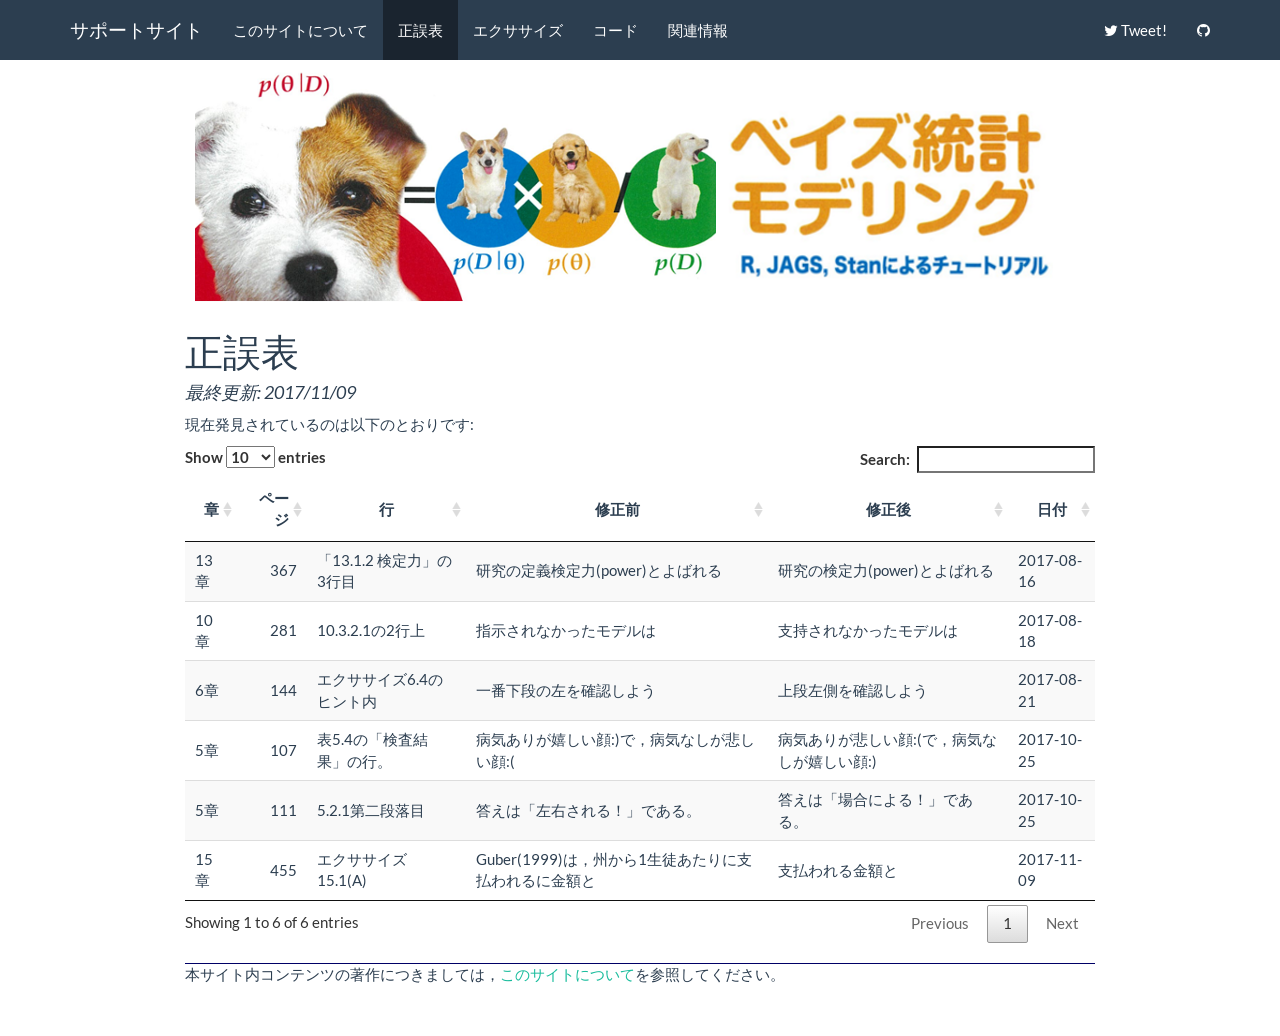
<file: docs/errata.html>
<!DOCTYPE html>

<html xmlns="http://www.w3.org/1999/xhtml">

<head>

<meta charset="utf-8" />
<meta http-equiv="Content-Type" content="text/html; charset=utf-8" />
<meta name="generator" content="pandoc" />




<title>正誤表</title>

<script src="site_libs/jquery-1.12.4/jquery.min.js"></script>
<meta name="viewport" content="width=device-width, initial-scale=1" />
<link href="site_libs/bootstrap-3.3.5/css/flatly.min.css" rel="stylesheet" />
<script src="site_libs/bootstrap-3.3.5/js/bootstrap.min.js"></script>
<script src="site_libs/bootstrap-3.3.5/shim/html5shiv.min.js"></script>
<script src="site_libs/bootstrap-3.3.5/shim/respond.min.js"></script>
<script src="site_libs/navigation-1.1/tabsets.js"></script>
<link href="site_libs/highlightjs-1.1/default.css" rel="stylesheet" />
<script src="site_libs/highlightjs-1.1/highlight.js"></script>
<script src="site_libs/htmlwidgets-0.9/htmlwidgets.js"></script>
<link href="site_libs/datatables-css-0.0.0/datatables-crosstalk.css" rel="stylesheet" />
<script src="site_libs/datatables-binding-0.2.12/datatables.js"></script>
<link href="site_libs/dt-core-1.10.12/css/jquery.dataTables.min.css" rel="stylesheet" />
<link href="site_libs/dt-core-1.10.12/css/jquery.dataTables.extra.css" rel="stylesheet" />
<script src="site_libs/dt-core-1.10.12/js/jquery.dataTables.min.js"></script>
<link href="site_libs/crosstalk-1.0.1/css/crosstalk.css" rel="stylesheet" />
<script src="site_libs/crosstalk-1.0.1/js/crosstalk.min.js"></script>
<link href="site_libs/font-awesome-4.5.0/css/font-awesome.min.css" rel="stylesheet" />

<style type="text/css">code{white-space: pre;}</style>
<style type="text/css">
  pre:not([class]) {
    background-color: white;
  }
</style>
<script type="text/javascript">
if (window.hljs && document.readyState && document.readyState === "complete") {
   window.setTimeout(function() {
      hljs.initHighlighting();
   }, 0);
}
</script>



<style type="text/css">
h1 {
  font-size: 34px;
}
h1.title {
  font-size: 38px;
}
h2 {
  font-size: 30px;
}
h3 {
  font-size: 24px;
}
h4 {
  font-size: 18px;
}
h5 {
  font-size: 16px;
}
h6 {
  font-size: 12px;
}
.table th:not([align]) {
  text-align: left;
}
</style>

<link rel="stylesheet" href="css/site_style.css" type="text/css" />

</head>

<body>

<style type = "text/css">
.main-container {
  max-width: 940px;
  margin-left: auto;
  margin-right: auto;
}
code {
  color: inherit;
  background-color: rgba(0, 0, 0, 0.04);
}
img {
  max-width:100%;
  height: auto;
}
.tabbed-pane {
  padding-top: 12px;
}
button.code-folding-btn:focus {
  outline: none;
}
</style>


<style type="text/css">
/* padding for bootstrap navbar */
body {
  padding-top: 60px;
  padding-bottom: 40px;
}
/* offset scroll position for anchor links (for fixed navbar)  */
.section h1 {
  padding-top: 65px;
  margin-top: -65px;
}

.section h2 {
  padding-top: 65px;
  margin-top: -65px;
}
.section h3 {
  padding-top: 65px;
  margin-top: -65px;
}
.section h4 {
  padding-top: 65px;
  margin-top: -65px;
}
.section h5 {
  padding-top: 65px;
  margin-top: -65px;
}
.section h6 {
  padding-top: 65px;
  margin-top: -65px;
}
</style>

<script>
// manage active state of menu based on current page
$(document).ready(function () {
  // active menu anchor
  href = window.location.pathname
  href = href.substr(href.lastIndexOf('/') + 1)
  if (href === "")
    href = "index.html";
  var menuAnchor = $('a[href="' + href + '"]');

  // mark it active
  menuAnchor.parent().addClass('active');

  // if it's got a parent navbar menu mark it active as well
  menuAnchor.closest('li.dropdown').addClass('active');
});
</script>


<div class="container-fluid main-container">

<!-- tabsets -->
<script>
$(document).ready(function () {
  window.buildTabsets("TOC");
});
</script>

<!-- code folding -->






<div class="navbar navbar-default  navbar-fixed-top" role="navigation">
  <div class="container">
    <div class="navbar-header">
      <button type="button" class="navbar-toggle collapsed" data-toggle="collapse" data-target="#navbar">
        <span class="icon-bar"></span>
        <span class="icon-bar"></span>
        <span class="icon-bar"></span>
      </button>
      <a class="navbar-brand" href="index.html">サポートサイト</a>
    </div>
    <div id="navbar" class="navbar-collapse collapse">
      <ul class="nav navbar-nav">
        <li>
  <a href="about.html">このサイトについて</a>
</li>
<li>
  <a href="errata.html">正誤表</a>
</li>
<li>
  <a href="exercise.html">エクササイズ</a>
</li>
<li>
  <a href="code.html">コード</a>
</li>
<li>
  <a href="relate.html">関連情報</a>
</li>
      </ul>
      <ul class="nav navbar-nav navbar-right">
        <li>
  <a href="https://twitter.com/intent/tweet?text=%e3%83%99%e3%82%a4%e3%82%ba%e7%b5%b1%e8%a8%88%e3%83%a2%e3%83%87%e3%83%aa%e3%83%b3%e3%82%b0%e2%80%95R%2cJAGS%2cStan%e3%81%ab%e3%82%88%e3%82%8b%e3%83%81%e3%83%a5%e3%83%bc%e3%83%88%e3%83%aa%e3%82%a2%e3%83%ab%e2%80%95%20%e5%8e%9f%e8%91%97%e7%ac%ac2%e7%89%88%20%e3%82%b5%e3%83%9d%e3%83%bc%e3%83%88%e3%82%b5%e3%82%a4%e3%83%88&amp;url=https://kazutan.github.io/DBDA2E-ja/&amp;hashtags=%e7%8a%ac4%e5%8c%b9%e6%9c%ac">
    <span class="fa fa-twitter"></span>
     
    Tweet!
  </a>
</li>
<li>
  <a href="https://github.com/kazutan/DBDA2E-ja/">
    <span class="fa fa-github"></span>
     
  </a>
</li>
      </ul>
    </div><!--/.nav-collapse -->
  </div><!--/.container -->
</div><!--/.navbar -->
<img src="https://kazutan.github.io/DBDA2E-ja/pics/topbanner.png" alt="" />

<div class="fluid-row" id="header">



<h1 class="title toc-ignore">正誤表</h1>
<h4 class="date"><em>最終更新: 2017/11/09</em></h4>

</div>


<p>現在発見されているのは以下のとおりです:</p>
<div id="htmlwidget-c9c69eca540a882fa7d4" style="width:100%;height:auto;" class="datatables html-widget"></div>
<script type="application/json" data-for="htmlwidget-c9c69eca540a882fa7d4">{"x":{"filter":"none","data":[["13章","10章","6章","5章","5章","15章"],[367,281,144,107,111,455],["「13.1.2 検定力」の3行目","10.3.2.1の2行上","エクササイズ6.4のヒント内","表5.4の「検査結果」の行。","5.2.1第二段落目","エクササイズ15.1(A)"],["研究の定義検定力(power)とよばれる","指示されなかったモデルは","一番下段の左を確認しよう","病気ありが嬉しい顔:)で，病気なしが悲しい顔:(","答えは「左右される！」である。","Guber(1999)は，州から1生徒あたりに支払われるに金額と"],["研究の検定力(power)とよばれる","支持されなかったモデルは","上段左側を確認しよう","病気ありが悲しい顔:(で，病気なしが嬉しい顔:)","答えは「場合による！」である。","支払われる金額と"],["2017-08-16","2017-08-18","2017-08-21","2017-10-25","2017-10-25","2017-11-09"]],"container":"<table class=\"display\">\n  <thead>\n    <tr>\n      <th>章<\/th>\n      <th>ページ<\/th>\n      <th>行<\/th>\n      <th>修正前<\/th>\n      <th>修正後<\/th>\n      <th>日付<\/th>\n    <\/tr>\n  <\/thead>\n<\/table>","options":{"crosstalkOptions":{"key":null,"group":null},"columnDefs":[{"className":"dt-right","targets":1}],"order":[],"autoWidth":false,"orderClasses":false},"selection":{"mode":"multiple","selected":null,"target":"row"}},"evals":[],"jsHooks":[]}</script>

<footer>
  <p>本サイト内コンテンツの著作につきましては，<a href="https://kazutan.github.io/DBDA2E-ja/about.html">このサイトについて</a>を参照してください。</p>
</footer>
<script>
$(function(){
  $(".showhide").hide();
  $(".showhide").before("<button type='button' class='btn btn-primary showhideBtn'></button>")
  $(".showhideBtn").text("Show");
  $(".showhideBtn").click(function(){
    var index = $(".showhideBtn").index(this);
    if($(".showhide").eq(index).is(":visible")){
      $(".showhide").eq(index).hide();
      $(".showhideBtn").eq(index).text("Show");
    }else{
      $(".showhide").eq(index).show();
      $(".showhideBtn").eq(index).text("Hide");
    };
  });
});
</script>
<script>
  $(function(){
    $(".panel").addClass("panel-default");
    $(".panel").each(function(){
      $(this).children().eq(0).replaceWith(function(){
        $(this).replaceWith("<div class=panel-heading>"+$(this).text()+"</div>");
      });
      $(this).children("*:not('.panel-heading')").wrapAll("<div class=panel-body />");
    });
    $(".panel-end").each(function(){
      $(this).children().eq(0).remove();
      $(this).children().unwrap();
    });
  });
</script>



</div>

<script>

// add bootstrap table styles to pandoc tables
function bootstrapStylePandocTables() {
  $('tr.header').parent('thead').parent('table').addClass('table table-condensed');
}
$(document).ready(function () {
  bootstrapStylePandocTables();
});


</script>

<!-- dynamically load mathjax for compatibility with self-contained -->
<script>
  (function () {
    var script = document.createElement("script");
    script.type = "text/javascript";
    script.src  = "https://mathjax.rstudio.com/latest/MathJax.js?config=TeX-AMS-MML_HTMLorMML";
    document.getElementsByTagName("head")[0].appendChild(script);
  })();
</script>

</body>
</html>
</file>
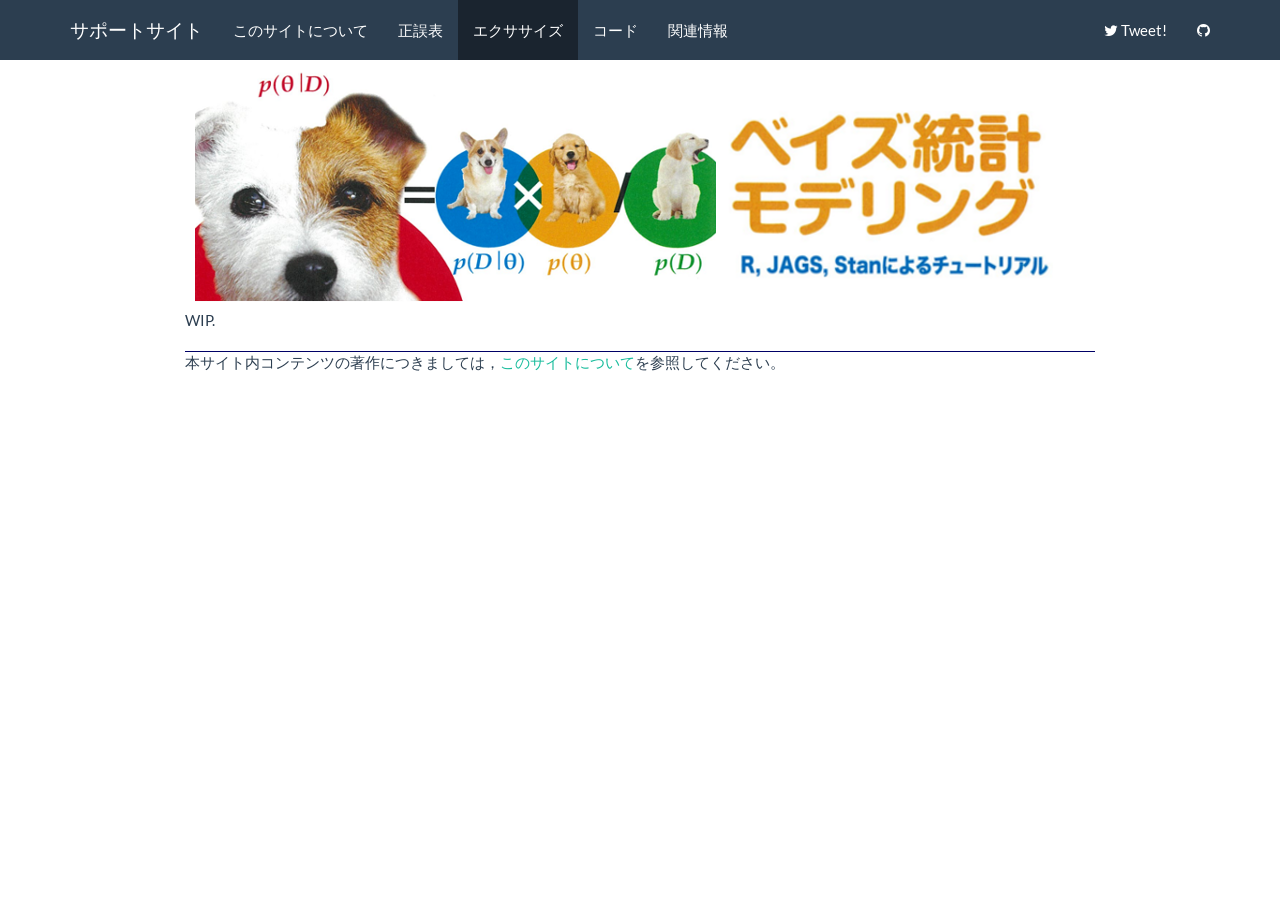
<file: docs/exercise.html>
<!DOCTYPE html>

<html xmlns="http://www.w3.org/1999/xhtml">

<head>

<meta charset="utf-8" />
<meta http-equiv="Content-Type" content="text/html; charset=utf-8" />
<meta name="generator" content="pandoc" />




<title>ベイズ統計モデリング-R,JAGS,Stanによるチュートリアル- 原著第2版 サポートサイト - エクササイズ</title>

<script src="site_libs/jquery-1.11.3/jquery.min.js"></script>
<meta name="viewport" content="width=device-width, initial-scale=1" />
<link href="site_libs/bootstrap-3.3.5/css/flatly.min.css" rel="stylesheet" />
<script src="site_libs/bootstrap-3.3.5/js/bootstrap.min.js"></script>
<script src="site_libs/bootstrap-3.3.5/shim/html5shiv.min.js"></script>
<script src="site_libs/bootstrap-3.3.5/shim/respond.min.js"></script>
<script src="site_libs/navigation-1.1/tabsets.js"></script>
<link href="site_libs/highlightjs-1.1/default.css" rel="stylesheet" />
<script src="site_libs/highlightjs-1.1/highlight.js"></script>
<link href="site_libs/font-awesome-4.5.0/css/font-awesome.min.css" rel="stylesheet" />

<style type="text/css">code{white-space: pre;}</style>
<style type="text/css">
  pre:not([class]) {
    background-color: white;
  }
</style>
<script type="text/javascript">
if (window.hljs && document.readyState && document.readyState === "complete") {
   window.setTimeout(function() {
      hljs.initHighlighting();
   }, 0);
}
</script>



<style type="text/css">
h1 {
  font-size: 34px;
}
h1.title {
  font-size: 38px;
}
h2 {
  font-size: 30px;
}
h3 {
  font-size: 24px;
}
h4 {
  font-size: 18px;
}
h5 {
  font-size: 16px;
}
h6 {
  font-size: 12px;
}
.table th:not([align]) {
  text-align: left;
}
</style>

<link rel="stylesheet" href="css/site_style.css" type="text/css" />

</head>

<body>

<style type = "text/css">
.main-container {
  max-width: 940px;
  margin-left: auto;
  margin-right: auto;
}
code {
  color: inherit;
  background-color: rgba(0, 0, 0, 0.04);
}
img {
  max-width:100%;
  height: auto;
}
.tabbed-pane {
  padding-top: 12px;
}
button.code-folding-btn:focus {
  outline: none;
}
</style>


<style type="text/css">
/* padding for bootstrap navbar */
body {
  padding-top: 60px;
  padding-bottom: 40px;
}
/* offset scroll position for anchor links (for fixed navbar)  */
.section h1 {
  padding-top: 65px;
  margin-top: -65px;
}

.section h2 {
  padding-top: 65px;
  margin-top: -65px;
}
.section h3 {
  padding-top: 65px;
  margin-top: -65px;
}
.section h4 {
  padding-top: 65px;
  margin-top: -65px;
}
.section h5 {
  padding-top: 65px;
  margin-top: -65px;
}
.section h6 {
  padding-top: 65px;
  margin-top: -65px;
}
</style>

<script>
// manage active state of menu based on current page
$(document).ready(function () {
  // active menu anchor
  href = window.location.pathname
  href = href.substr(href.lastIndexOf('/') + 1)
  if (href === "")
    href = "index.html";
  var menuAnchor = $('a[href="' + href + '"]');

  // mark it active
  menuAnchor.parent().addClass('active');

  // if it's got a parent navbar menu mark it active as well
  menuAnchor.closest('li.dropdown').addClass('active');
});
</script>


<div class="container-fluid main-container">

<!-- tabsets -->
<script>
$(document).ready(function () {
  window.buildTabsets("TOC");
});
</script>

<!-- code folding -->






<div class="navbar navbar-default  navbar-fixed-top" role="navigation">
  <div class="container">
    <div class="navbar-header">
      <button type="button" class="navbar-toggle collapsed" data-toggle="collapse" data-target="#navbar">
        <span class="icon-bar"></span>
        <span class="icon-bar"></span>
        <span class="icon-bar"></span>
      </button>
      <a class="navbar-brand" href="index.html">サポートサイト</a>
    </div>
    <div id="navbar" class="navbar-collapse collapse">
      <ul class="nav navbar-nav">
        <li>
  <a href="about.html">このサイトについて</a>
</li>
<li>
  <a href="errata.html">正誤表</a>
</li>
<li>
  <a href="exercise.html">エクササイズ</a>
</li>
<li>
  <a href="code.html">コード</a>
</li>
<li>
  <a href="relate.html">関連情報</a>
</li>
      </ul>
      <ul class="nav navbar-nav navbar-right">
        <li>
  <a href="https://twitter.com/intent/tweet?text=%e3%83%99%e3%82%a4%e3%82%ba%e7%b5%b1%e8%a8%88%e3%83%a2%e3%83%87%e3%83%aa%e3%83%b3%e3%82%b0%e2%80%95R%2cJAGS%2cStan%e3%81%ab%e3%82%88%e3%82%8b%e3%83%81%e3%83%a5%e3%83%bc%e3%83%88%e3%83%aa%e3%82%a2%e3%83%ab%e2%80%95%20%e5%8e%9f%e8%91%97%e7%ac%ac2%e7%89%88%20%e3%82%b5%e3%83%9d%e3%83%bc%e3%83%88%e3%82%b5%e3%82%a4%e3%83%88&amp;url=https://kazutan.github.io/DBDA2E-ja/&amp;hashtags=%e7%8a%ac4%e5%8c%b9%e6%9c%ac">
    <span class="fa fa-twitter"></span>
     
    Tweet!
  </a>
</li>
<li>
  <a href="https://github.com/kazutan/DBDA2E-ja/">
    <span class="fa fa-github"></span>
     
  </a>
</li>
      </ul>
    </div><!--/.nav-collapse -->
  </div><!--/.container -->
</div><!--/.navbar -->
<img src="https://kazutan.github.io/DBDA2E-ja/pics/topbanner.png" alt="" />

<div class="fluid-row" id="header">




</div>


<p>WIP.</p>

<footer>
  <p>本サイト内コンテンツの著作につきましては，<a href="https://kazutan.github.io/DBDA2E-ja/about.html">このサイトについて</a>を参照してください。</p>
</footer>
<script>
$(function(){
  $(".showhide").hide();
  $(".showhide").before("<button type='button' class='btn btn-primary showhideBtn'></button>")
  $(".showhideBtn").text("Show");
  $(".showhideBtn").click(function(){
    var index = $(".showhideBtn").index(this);
    if($(".showhide").eq(index).is(":visible")){
      $(".showhide").eq(index).hide();
      $(".showhideBtn").eq(index).text("Show");
    }else{
      $(".showhide").eq(index).show();
      $(".showhideBtn").eq(index).text("Hide");
    };
  });
});
</script>
<script>
  $(function(){
    $(".panel").addClass("panel-default");
    $(".panel").each(function(){
      $(this).children().eq(0).replaceWith(function(){
        $(this).replaceWith("<div class=panel-heading>"+$(this).text()+"</div>");
      });
      $(this).children("*:not('.panel-heading')").wrapAll("<div class=panel-body />");
    });
    $(".panel-end").each(function(){
      $(this).children().eq(0).remove();
      $(this).children().unwrap();
    });
  });
</script>



</div>

<script>

// add bootstrap table styles to pandoc tables
function bootstrapStylePandocTables() {
  $('tr.header').parent('thead').parent('table').addClass('table table-condensed');
}
$(document).ready(function () {
  bootstrapStylePandocTables();
});


</script>

<!-- dynamically load mathjax for compatibility with self-contained -->
<script>
  (function () {
    var script = document.createElement("script");
    script.type = "text/javascript";
    script.src  = "https://mathjax.rstudio.com/latest/MathJax.js?config=TeX-AMS-MML_HTMLorMML";
    document.getElementsByTagName("head")[0].appendChild(script);
  })();
</script>

</body>
</html>
</file>
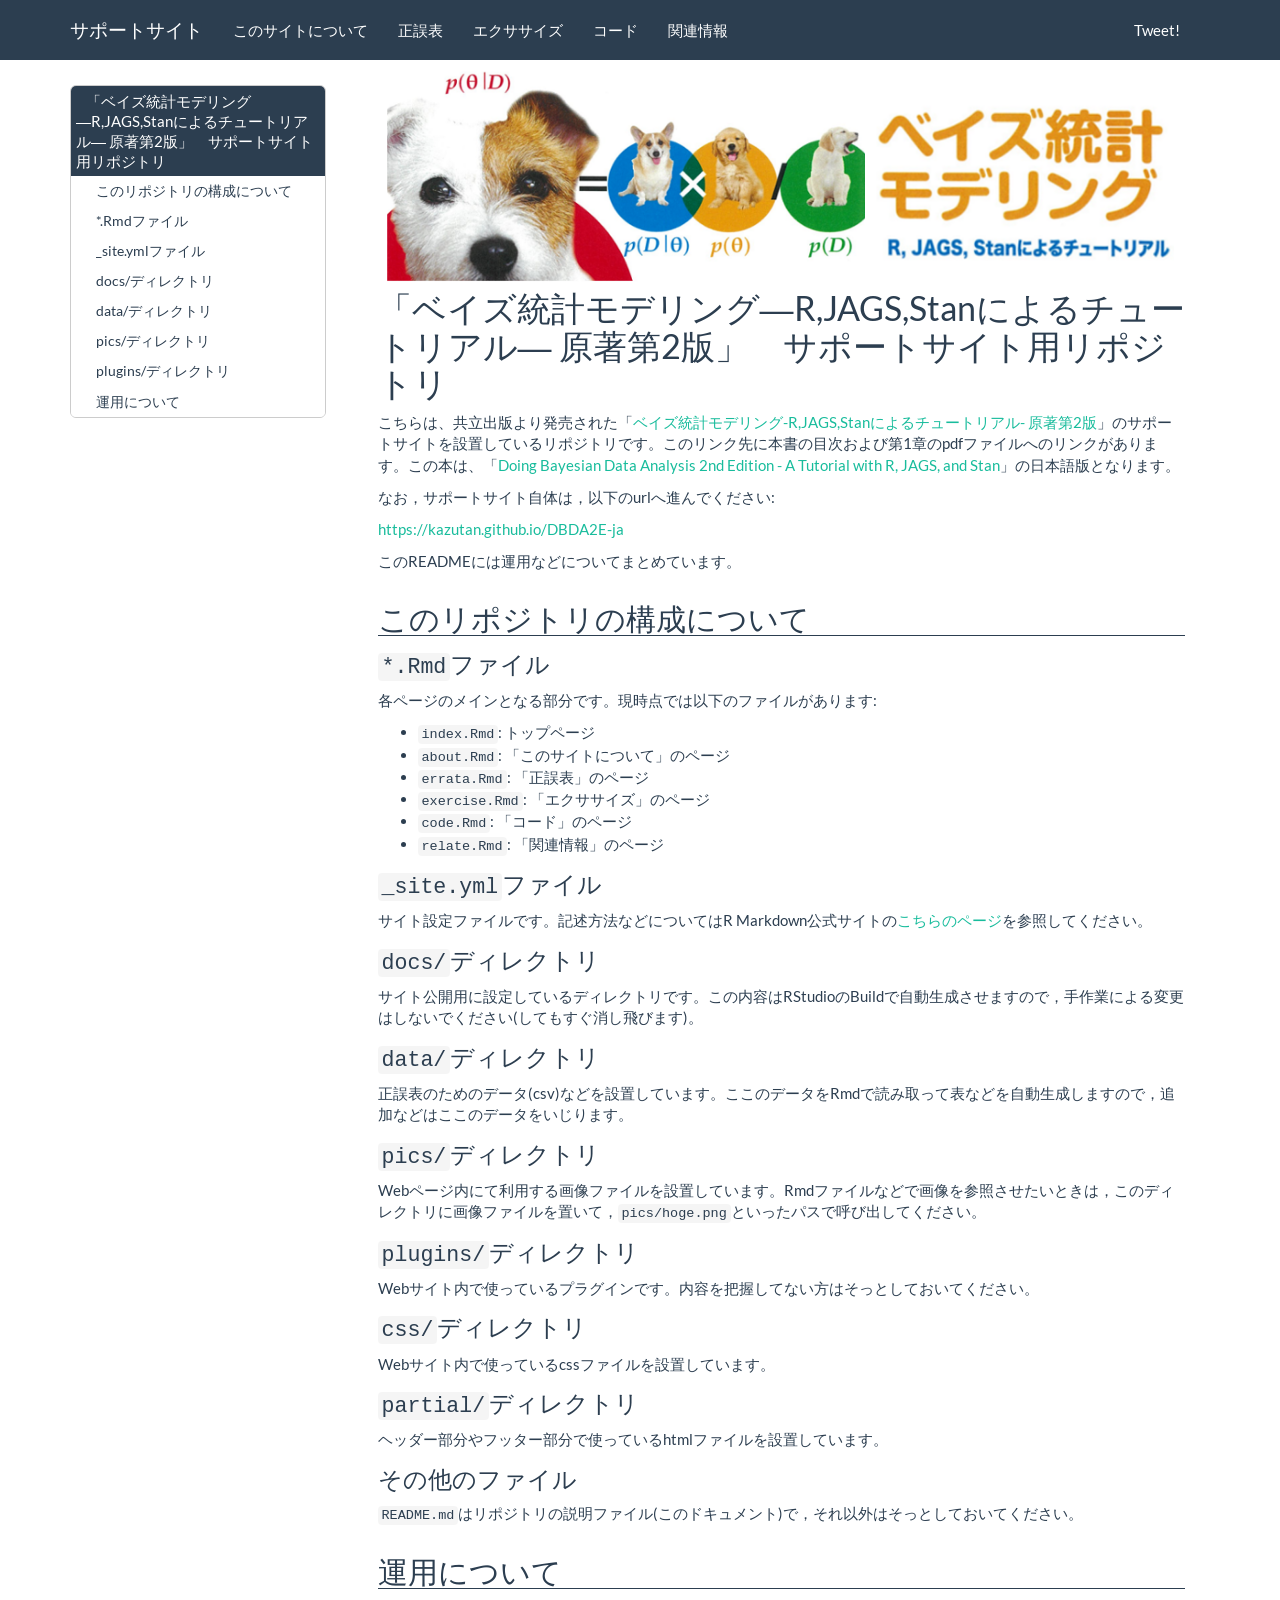
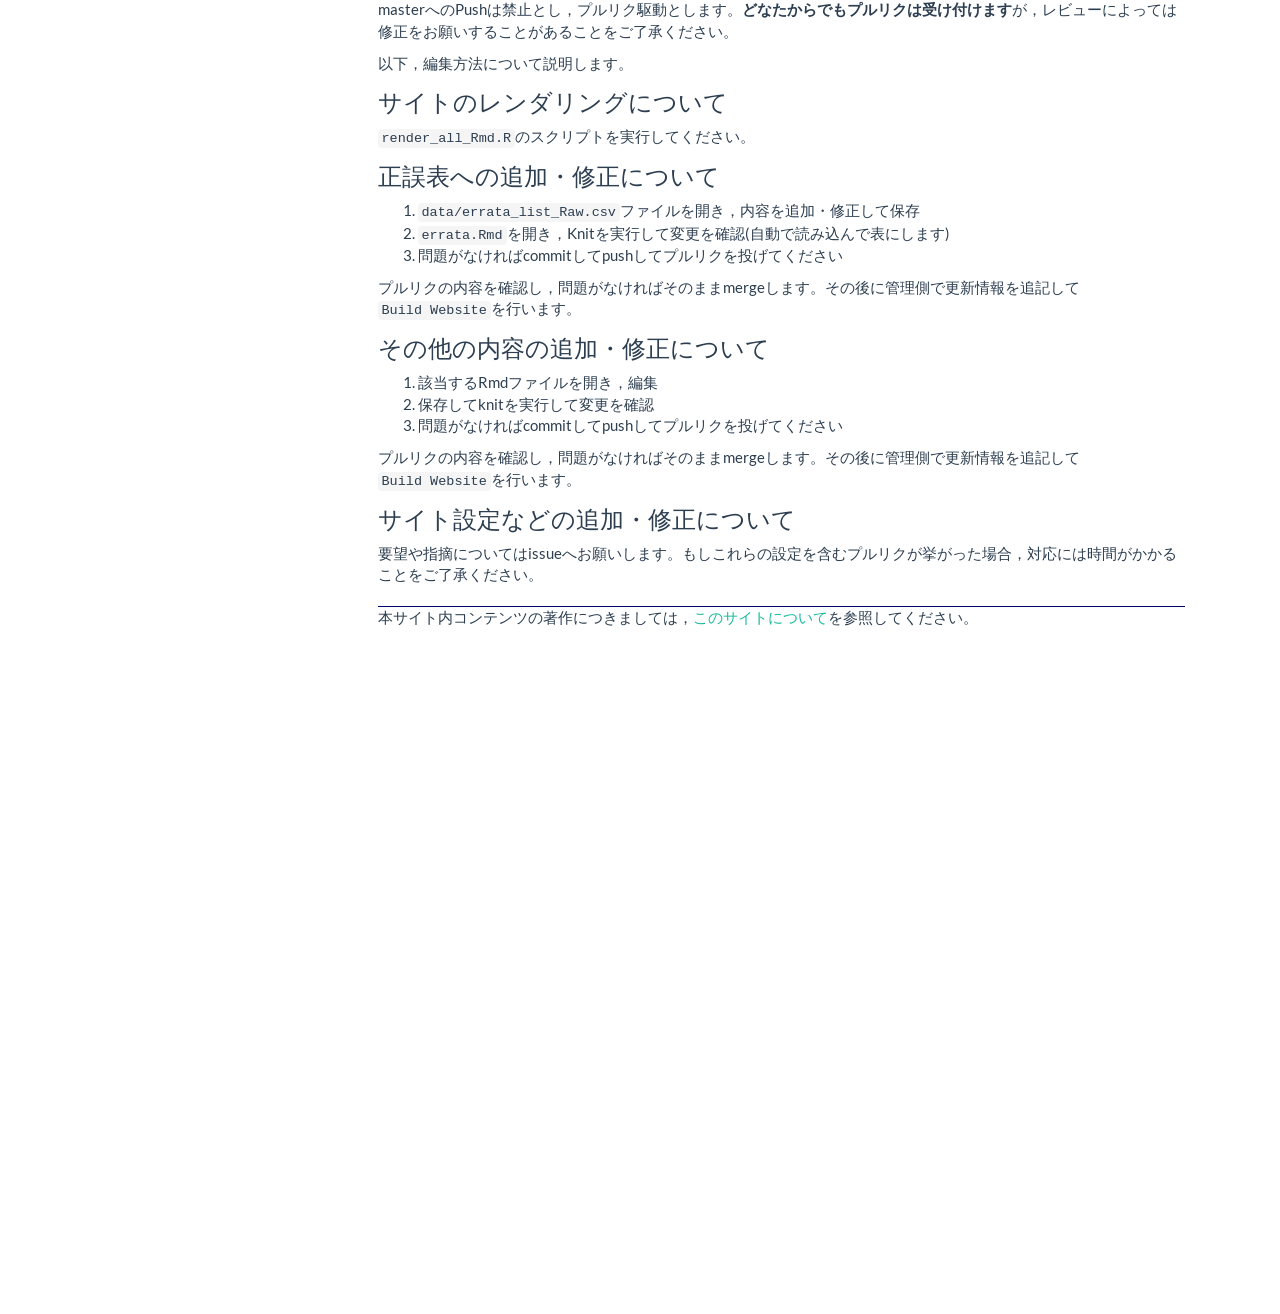
<file: docs/README.html>
<!DOCTYPE html>

<html xmlns="http://www.w3.org/1999/xhtml">

<head>

<meta charset="utf-8" />
<meta http-equiv="Content-Type" content="text/html; charset=utf-8" />
<meta name="generator" content="pandoc" />




<title></title>

<script src="site_libs/jquery-1.11.3/jquery.min.js"></script>
<meta name="viewport" content="width=device-width, initial-scale=1" />
<link href="site_libs/bootstrap-3.3.5/css/flatly.min.css" rel="stylesheet" />
<script src="site_libs/bootstrap-3.3.5/js/bootstrap.min.js"></script>
<script src="site_libs/bootstrap-3.3.5/shim/html5shiv.min.js"></script>
<script src="site_libs/bootstrap-3.3.5/shim/respond.min.js"></script>
<script src="site_libs/jqueryui-1.11.4/jquery-ui.min.js"></script>
<link href="site_libs/tocify-1.9.1/jquery.tocify.css" rel="stylesheet" />
<script src="site_libs/tocify-1.9.1/jquery.tocify.js"></script>
<script src="site_libs/navigation-1.1/tabsets.js"></script>
<link href="site_libs/highlightjs-1.1/default.css" rel="stylesheet" />
<script src="site_libs/highlightjs-1.1/highlight.js"></script>

<style type="text/css">code{white-space: pre;}</style>
<style type="text/css">
  pre:not([class]) {
    background-color: white;
  }
</style>
<script type="text/javascript">
if (window.hljs && document.readyState && document.readyState === "complete") {
   window.setTimeout(function() {
      hljs.initHighlighting();
   }, 0);
}
</script>



<style type="text/css">
h1 {
  font-size: 34px;
}
h1.title {
  font-size: 38px;
}
h2 {
  font-size: 30px;
}
h3 {
  font-size: 24px;
}
h4 {
  font-size: 18px;
}
h5 {
  font-size: 16px;
}
h6 {
  font-size: 12px;
}
.table th:not([align]) {
  text-align: left;
}
</style>

<link rel="stylesheet" href="css/site_style.css" type="text/css" />

</head>

<body>

<style type = "text/css">
.main-container {
  max-width: 940px;
  margin-left: auto;
  margin-right: auto;
}
code {
  color: inherit;
  background-color: rgba(0, 0, 0, 0.04);
}
img {
  max-width:100%;
  height: auto;
}
.tabbed-pane {
  padding-top: 12px;
}
button.code-folding-btn:focus {
  outline: none;
}
</style>


<style type="text/css">
/* padding for bootstrap navbar */
body {
  padding-top: 60px;
  padding-bottom: 40px;
}
/* offset scroll position for anchor links (for fixed navbar)  */
.section h1 {
  padding-top: 65px;
  margin-top: -65px;
}

.section h2 {
  padding-top: 65px;
  margin-top: -65px;
}
.section h3 {
  padding-top: 65px;
  margin-top: -65px;
}
.section h4 {
  padding-top: 65px;
  margin-top: -65px;
}
.section h5 {
  padding-top: 65px;
  margin-top: -65px;
}
.section h6 {
  padding-top: 65px;
  margin-top: -65px;
}
</style>

<script>
// manage active state of menu based on current page
$(document).ready(function () {
  // active menu anchor
  href = window.location.pathname
  href = href.substr(href.lastIndexOf('/') + 1)
  if (href === "")
    href = "index.html";
  var menuAnchor = $('a[href="' + href + '"]');

  // mark it active
  menuAnchor.parent().addClass('active');

  // if it's got a parent navbar menu mark it active as well
  menuAnchor.closest('li.dropdown').addClass('active');
});
</script>


<div class="container-fluid main-container">

<!-- tabsets -->
<script>
$(document).ready(function () {
  window.buildTabsets("TOC");
});
</script>

<!-- code folding -->




<script>
$(document).ready(function ()  {

    // move toc-ignore selectors from section div to header
    $('div.section.toc-ignore')
        .removeClass('toc-ignore')
        .children('h1,h2,h3,h4,h5').addClass('toc-ignore');

    // establish options
    var options = {
      selectors: "h1,h2,h3",
      theme: "bootstrap3",
      context: '.toc-content',
      hashGenerator: function (text) {
        return text.replace(/[.\\/?&!#<>]/g, '').replace(/\s/g, '_').toLowerCase();
      },
      ignoreSelector: ".toc-ignore",
      scrollTo: 0
    };
    options.showAndHide = true;
    options.smoothScroll = true;

    // tocify
    var toc = $("#TOC").tocify(options).data("toc-tocify");
});
</script>

<style type="text/css">

#TOC {
  margin: 25px 0px 20px 0px;
}
@media (max-width: 768px) {
#TOC {
  position: relative;
  width: 100%;
}
}


.toc-content {
  padding-left: 30px;
  padding-right: 40px;
}

div.main-container {
  max-width: 1200px;
}

div.tocify {
  width: 20%;
  max-width: 260px;
  max-height: 85%;
}

@media (min-width: 768px) and (max-width: 991px) {
  div.tocify {
    width: 25%;
  }
}

@media (max-width: 767px) {
  div.tocify {
    width: 100%;
    max-width: none;
  }
}

.tocify ul, .tocify li {
  line-height: 20px;
}

.tocify-subheader .tocify-item {
  font-size: 0.90em;
  padding-left: 25px;
  text-indent: 0;
}

.tocify .list-group-item {
  border-radius: 0px;
}


</style>

<!-- setup 3col/9col grid for toc_float and main content  -->
<div class="row-fluid">
<div class="col-xs-12 col-sm-4 col-md-3">
<div id="TOC" class="tocify">
</div>
</div>

<div class="toc-content col-xs-12 col-sm-8 col-md-9">




<div class="navbar navbar-default  navbar-fixed-top" role="navigation">
  <div class="container">
    <div class="navbar-header">
      <button type="button" class="navbar-toggle collapsed" data-toggle="collapse" data-target="#navbar">
        <span class="icon-bar"></span>
        <span class="icon-bar"></span>
        <span class="icon-bar"></span>
      </button>
      <a class="navbar-brand" href="index.html">サポートサイト</a>
    </div>
    <div id="navbar" class="navbar-collapse collapse">
      <ul class="nav navbar-nav">
        <li>
  <a href="about.html">このサイトについて</a>
</li>
<li>
  <a href="errata.html">正誤表</a>
</li>
<li>
  <a href="exercise.html">エクササイズ</a>
</li>
<li>
  <a href="code.html">コード</a>
</li>
<li>
  <a href="relate.html">関連情報</a>
</li>
      </ul>
      <ul class="nav navbar-nav navbar-right">
        <li>
  <a href="https://twitter.com/intent/tweet?text=%e3%83%99%e3%82%a4%e3%82%ba%e7%b5%b1%e8%a8%88%e3%83%a2%e3%83%87%e3%83%aa%e3%83%b3%e3%82%b0%e2%80%95R%2cJAGS%2cStan%e3%81%ab%e3%82%88%e3%82%8b%e3%83%81%e3%83%a5%e3%83%bc%e3%83%88%e3%83%aa%e3%82%a2%e3%83%ab%e2%80%95%20%e5%8e%9f%e8%91%97%e7%ac%ac2%e7%89%88%20%e3%82%b5%e3%83%9d%e3%83%bc%e3%83%88%e3%82%b5%e3%82%a4%e3%83%88&amp;url=https://kazutan.github.io/DBDA2E-ja/&amp;hashtags=%e7%8a%ac4%e5%8c%b9%e6%9c%ac">
    <span class="fa fa-twitter"></span>
     
    Tweet!
  </a>
</li>
<li>
  <a href="https://github.com/kazutan/DBDA2E-ja/">
    <span class="fa fa-github"></span>
     
  </a>
</li>
      </ul>
    </div><!--/.nav-collapse -->
  </div><!--/.container -->
</div><!--/.navbar -->
<img src="https://kazutan.github.io/DBDA2E-ja/pics/topbanner.png" alt="" />

<div class="fluid-row" id="header">




</div>


<div id="ベイズ統計モデリングrjagsstanによるチュートリアル-原著第2版サポートサイト用リポジトリ" class="section level1">
<h1>「ベイズ統計モデリング―R,JAGS,Stanによるチュートリアル― 原著第2版」　サポートサイト用リポジトリ</h1>
<p>こちらは、共立出版より発売された「<a href="http://www.kyoritsu-pub.co.jp/bookdetail/9784320113169">ベイズ統計モデリング-R,JAGS,Stanによるチュートリアル- 原著第2版</a>」のサポートサイトを設置しているリポジトリです。このリンク先に本書の目次および第1章のpdfファイルへのリンクがあります。この本は、「<a href="https://sites.google.com/site/doingbayesiandataanalysis/">Doing Bayesian Data Analysis 2nd Edition - A Tutorial with R, JAGS, and Stan</a>」の日本語版となります。</p>
<p>なお，サポートサイト自体は，以下のurlへ進んでください:</p>
<p><a href="https://kazutan.github.io/DBDA2E-ja" class="uri">https://kazutan.github.io/DBDA2E-ja</a></p>
<p>このREADMEには運用などについてまとめています。</p>
<div id="このリポジトリの構成について" class="section level2">
<h2>このリポジトリの構成について</h2>
<div id="rmdファイル" class="section level3">
<h3><code>*.Rmd</code>ファイル</h3>
<p>各ページのメインとなる部分です。現時点では以下のファイルがあります:</p>
<ul>
<li><code>index.Rmd</code>: トップページ</li>
<li><code>about.Rmd</code>: 「このサイトについて」のページ</li>
<li><code>errata.Rmd</code>: 「正誤表」のページ</li>
<li><code>exercise.Rmd</code>: 「エクササイズ」のページ</li>
<li><code>code.Rmd</code>: 「コード」のページ</li>
<li><code>relate.Rmd</code>: 「関連情報」のページ</li>
</ul>
</div>
<div id="site.ymlファイル" class="section level3">
<h3><code>_site.yml</code>ファイル</h3>
<p>サイト設定ファイルです。記述方法などについてはR Markdown公式サイトの<a href="http://rmarkdown.rstudio.com/rmarkdown_websites.html">こちらのページ</a>を参照してください。</p>
</div>
<div id="docsディレクトリ" class="section level3">
<h3><code>docs/</code>ディレクトリ</h3>
<p>サイト公開用に設定しているディレクトリです。この内容はRStudioのBuildで自動生成させますので，手作業による変更はしないでください(してもすぐ消し飛びます)。</p>
</div>
<div id="dataディレクトリ" class="section level3">
<h3><code>data/</code>ディレクトリ</h3>
<p>正誤表のためのデータ(csv)などを設置しています。ここのデータをRmdで読み取って表などを自動生成しますので，追加などはここのデータをいじります。</p>
</div>
<div id="picsディレクトリ" class="section level3">
<h3><code>pics/</code>ディレクトリ</h3>
<p>Webページ内にて利用する画像ファイルを設置しています。Rmdファイルなどで画像を参照させたいときは，このディレクトリに画像ファイルを置いて，<code>pics/hoge.png</code>といったパスで呼び出してください。</p>
</div>
<div id="pluginsディレクトリ" class="section level3">
<h3><code>plugins/</code>ディレクトリ</h3>
<p>Webサイト内で使っているプラグインです。内容を把握してない方はそっとしておいてください。</p>
</div>
<div id="cssディレクトリ" class="section level3">
<h3><code>css/</code>ディレクトリ</h3>
<p>Webサイト内で使っているcssファイルを設置しています。</p>
</div>
<div id="partialディレクトリ" class="section level3">
<h3><code>partial/</code>ディレクトリ</h3>
<p>ヘッダー部分やフッター部分で使っているhtmlファイルを設置しています。</p>
</div>
<div id="その他のファイル" class="section level3">
<h3>その他のファイル</h3>
<p><code>README.md</code>はリポジトリの説明ファイル(このドキュメント)で，それ以外はそっとしておいてください。</p>
</div>
</div>
<div id="運用について" class="section level2">
<h2>運用について</h2>
<p>masterへのPushは禁止とし，プルリク駆動とします。<strong>どなたからでもプルリクは受け付けます</strong>が，レビューによっては修正をお願いすることがあることをご了承ください。</p>
<p>以下，編集方法について説明します。</p>
<div id="サイトのレンダリングについて" class="section level3">
<h3>サイトのレンダリングについて</h3>
<p><code>render_all_Rmd.R</code>のスクリプトを実行してください。</p>
</div>
<div id="正誤表への追加修正について" class="section level3">
<h3>正誤表への追加・修正について</h3>
<ol style="list-style-type: decimal">
<li><code>data/errata_list_Raw.csv</code>ファイルを開き，内容を追加・修正して保存</li>
<li><code>errata.Rmd</code>を開き，Knitを実行して変更を確認(自動で読み込んで表にします)</li>
<li>問題がなければcommitしてpushしてプルリクを投げてください</li>
</ol>
<p>プルリクの内容を確認し，問題がなければそのままmergeします。その後に管理側で更新情報を追記して<code>Build Website</code>を行います。</p>
</div>
<div id="その他の内容の追加修正について" class="section level3">
<h3>その他の内容の追加・修正について</h3>
<ol style="list-style-type: decimal">
<li>該当するRmdファイルを開き，編集</li>
<li>保存してknitを実行して変更を確認</li>
<li>問題がなければcommitしてpushしてプルリクを投げてください</li>
</ol>
<p>プルリクの内容を確認し，問題がなければそのままmergeします。その後に管理側で更新情報を追記して<code>Build Website</code>を行います。</p>
</div>
<div id="サイト設定などの追加修正について" class="section level3">
<h3>サイト設定などの追加・修正について</h3>
<p>要望や指摘についてはissueへお願いします。もしこれらの設定を含むプルリクが挙がった場合，対応には時間がかかることをご了承ください。</p>
</div>
</div>
</div>

<footer>
  <p>本サイト内コンテンツの著作につきましては，<a href="https://kazutan.github.io/DBDA2E-ja/about.html">このサイトについて</a>を参照してください。</p>
</footer>
<script>
$(function(){
  $(".showhide").hide();
  $(".showhide").before("<button type='button' class='btn btn-primary showhideBtn'></button>")
  $(".showhideBtn").text("Show");
  $(".showhideBtn").click(function(){
    var index = $(".showhideBtn").index(this);
    if($(".showhide").eq(index).is(":visible")){
      $(".showhide").eq(index).hide();
      $(".showhideBtn").eq(index).text("Show");
    }else{
      $(".showhide").eq(index).show();
      $(".showhideBtn").eq(index).text("Hide");
    };
  });
});
</script>
<script>
  $(function(){
    $(".panel").addClass("panel-default");
    $(".panel").each(function(){
      $(this).children().eq(0).replaceWith(function(){
        $(this).replaceWith("<div class=panel-heading>"+$(this).text()+"</div>");
      });
      $(this).children("*:not('.panel-heading')").wrapAll("<div class=panel-body />");
    });
    $(".panel-end").each(function(){
      $(this).children().eq(0).remove();
      $(this).children().unwrap();
    });
  });
</script>


</div>
</div>

</div>

<script>

// add bootstrap table styles to pandoc tables
function bootstrapStylePandocTables() {
  $('tr.header').parent('thead').parent('table').addClass('table table-condensed');
}
$(document).ready(function () {
  bootstrapStylePandocTables();
});


</script>

<!-- dynamically load mathjax for compatibility with self-contained -->
<script>
  (function () {
    var script = document.createElement("script");
    script.type = "text/javascript";
    script.src  = "https://mathjax.rstudio.com/latest/MathJax.js?config=TeX-AMS-MML_HTMLorMML";
    document.getElementsByTagName("head")[0].appendChild(script);
  })();
</script>

</body>
</html>
</file>
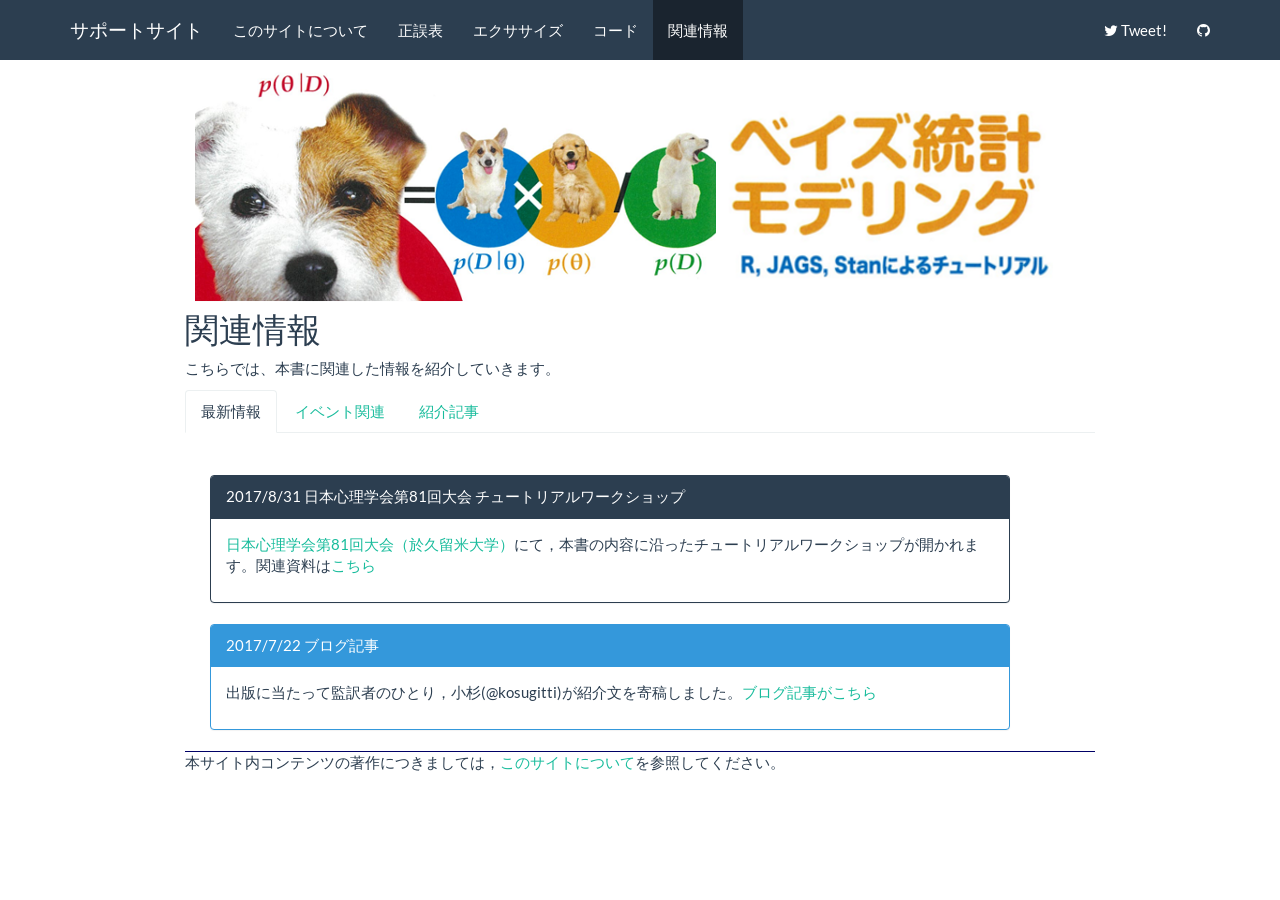
<file: docs/relate.html>
<!DOCTYPE html>

<html xmlns="http://www.w3.org/1999/xhtml">

<head>

<meta charset="utf-8" />
<meta http-equiv="Content-Type" content="text/html; charset=utf-8" />
<meta name="generator" content="pandoc" />




<title>ベイズ統計モデリング-R,JAGS,Stanによるチュートリアル- 原著第2版 サポートサイト - 関連情報</title>

<script src="site_libs/jquery-1.11.3/jquery.min.js"></script>
<meta name="viewport" content="width=device-width, initial-scale=1" />
<link href="site_libs/bootstrap-3.3.5/css/flatly.min.css" rel="stylesheet" />
<script src="site_libs/bootstrap-3.3.5/js/bootstrap.min.js"></script>
<script src="site_libs/bootstrap-3.3.5/shim/html5shiv.min.js"></script>
<script src="site_libs/bootstrap-3.3.5/shim/respond.min.js"></script>
<script src="site_libs/navigation-1.1/tabsets.js"></script>
<link href="site_libs/highlightjs-1.1/default.css" rel="stylesheet" />
<script src="site_libs/highlightjs-1.1/highlight.js"></script>
<link href="site_libs/font-awesome-4.5.0/css/font-awesome.min.css" rel="stylesheet" />

<style type="text/css">code{white-space: pre;}</style>
<style type="text/css">
  pre:not([class]) {
    background-color: white;
  }
</style>
<script type="text/javascript">
if (window.hljs && document.readyState && document.readyState === "complete") {
   window.setTimeout(function() {
      hljs.initHighlighting();
   }, 0);
}
</script>



<style type="text/css">
h1 {
  font-size: 34px;
}
h1.title {
  font-size: 38px;
}
h2 {
  font-size: 30px;
}
h3 {
  font-size: 24px;
}
h4 {
  font-size: 18px;
}
h5 {
  font-size: 16px;
}
h6 {
  font-size: 12px;
}
.table th:not([align]) {
  text-align: left;
}
</style>

<link rel="stylesheet" href="css/site_style.css" type="text/css" />

</head>

<body>

<style type = "text/css">
.main-container {
  max-width: 940px;
  margin-left: auto;
  margin-right: auto;
}
code {
  color: inherit;
  background-color: rgba(0, 0, 0, 0.04);
}
img {
  max-width:100%;
  height: auto;
}
.tabbed-pane {
  padding-top: 12px;
}
button.code-folding-btn:focus {
  outline: none;
}
</style>


<style type="text/css">
/* padding for bootstrap navbar */
body {
  padding-top: 60px;
  padding-bottom: 40px;
}
/* offset scroll position for anchor links (for fixed navbar)  */
.section h1 {
  padding-top: 65px;
  margin-top: -65px;
}

.section h2 {
  padding-top: 65px;
  margin-top: -65px;
}
.section h3 {
  padding-top: 65px;
  margin-top: -65px;
}
.section h4 {
  padding-top: 65px;
  margin-top: -65px;
}
.section h5 {
  padding-top: 65px;
  margin-top: -65px;
}
.section h6 {
  padding-top: 65px;
  margin-top: -65px;
}
</style>

<script>
// manage active state of menu based on current page
$(document).ready(function () {
  // active menu anchor
  href = window.location.pathname
  href = href.substr(href.lastIndexOf('/') + 1)
  if (href === "")
    href = "index.html";
  var menuAnchor = $('a[href="' + href + '"]');

  // mark it active
  menuAnchor.parent().addClass('active');

  // if it's got a parent navbar menu mark it active as well
  menuAnchor.closest('li.dropdown').addClass('active');
});
</script>


<div class="container-fluid main-container">

<!-- tabsets -->
<script>
$(document).ready(function () {
  window.buildTabsets("TOC");
});
</script>

<!-- code folding -->






<div class="navbar navbar-default  navbar-fixed-top" role="navigation">
  <div class="container">
    <div class="navbar-header">
      <button type="button" class="navbar-toggle collapsed" data-toggle="collapse" data-target="#navbar">
        <span class="icon-bar"></span>
        <span class="icon-bar"></span>
        <span class="icon-bar"></span>
      </button>
      <a class="navbar-brand" href="index.html">サポートサイト</a>
    </div>
    <div id="navbar" class="navbar-collapse collapse">
      <ul class="nav navbar-nav">
        <li>
  <a href="about.html">このサイトについて</a>
</li>
<li>
  <a href="errata.html">正誤表</a>
</li>
<li>
  <a href="exercise.html">エクササイズ</a>
</li>
<li>
  <a href="code.html">コード</a>
</li>
<li>
  <a href="relate.html">関連情報</a>
</li>
      </ul>
      <ul class="nav navbar-nav navbar-right">
        <li>
  <a href="https://twitter.com/intent/tweet?text=%e3%83%99%e3%82%a4%e3%82%ba%e7%b5%b1%e8%a8%88%e3%83%a2%e3%83%87%e3%83%aa%e3%83%b3%e3%82%b0%e2%80%95R%2cJAGS%2cStan%e3%81%ab%e3%82%88%e3%82%8b%e3%83%81%e3%83%a5%e3%83%bc%e3%83%88%e3%83%aa%e3%82%a2%e3%83%ab%e2%80%95%20%e5%8e%9f%e8%91%97%e7%ac%ac2%e7%89%88%20%e3%82%b5%e3%83%9d%e3%83%bc%e3%83%88%e3%82%b5%e3%82%a4%e3%83%88&amp;url=https://kazutan.github.io/DBDA2E-ja/&amp;hashtags=%e7%8a%ac4%e5%8c%b9%e6%9c%ac">
    <span class="fa fa-twitter"></span>
     
    Tweet!
  </a>
</li>
<li>
  <a href="https://github.com/kazutan/DBDA2E-ja/">
    <span class="fa fa-github"></span>
     
  </a>
</li>
      </ul>
    </div><!--/.nav-collapse -->
  </div><!--/.container -->
</div><!--/.navbar -->
<img src="https://kazutan.github.io/DBDA2E-ja/pics/topbanner.png" alt="" />

<div class="fluid-row" id="header">




</div>


<style type="text/css">
.panel {
  margin-left: 25px;
  margin-right: 15px;
  max-width: 800px;
}
</style>
<div id="関連情報" class="section level1 tabset">
<h1>関連情報</h1>
<p>こちらでは、本書に関連した情報を紹介していきます。</p>
<div id="最新情報" class="section level2">
<h2>最新情報</h2>
<!-- パネルひとつ分 ここから -->
<div id="日本心理学会第81回大会-チュートリアルワークショップ" class="section level4 panel panel-primary">
<h4>2017/8/31 日本心理学会第81回大会 チュートリアルワークショップ</h4>
<p><a href="http://jpa2017.com">日本心理学会第81回大会（於久留米大学）</a>にて，本書の内容に沿ったチュートリアルワークショップが開かれます。関連資料は<a href="JPA2017/index.html">こちら</a></p>
</div>
<div id="section" class="section level4 panel-end">
<h4></h4>
<!-- パネルひとつ分 ここまで -->
<!-- パネルひとつ分 ここから -->
</div>
<div id="ブログ記事" class="section level4 panel panel-info">
<h4>2017/7/22 ブログ記事</h4>
<p>出版に当たって監訳者のひとり，小杉(<span class="citation">@kosugitti</span>)が紹介文を寄稿しました。<a href="http://kosugitti.net/archives/5958">ブログ記事がこちら</a></p>
</div>
<div id="section-1" class="section level4 panel-end">
<h4></h4>
<!-- パネルひとつ分 ここまで -->
</div>
</div>
<div id="イベント関連" class="section level2">
<h2>イベント関連</h2>
<!-- パネルひとつ分 ここから -->
<div id="日本心理学会第81回大会-チュートリアルワークショップ-1" class="section level4 panel panel-primary">
<h4>2017/8/31 日本心理学会第81回大会 チュートリアルワークショップ</h4>
<p><a href="http://jpa2017.com">日本心理学会第81回大会（於久留米大学）</a>にて，本書の内容に沿ったチュートリアルワークショップが開かれます。関連資料は<a href="JPA2017/index.html">こちら</a></p>
</div>
<div id="section-2" class="section level4 panel-end">
<h4></h4>
<!-- パネルひとつ分 ここまで -->
</div>
</div>
<div id="紹介記事" class="section level2">
<h2>紹介記事</h2>
<p>こちらは，本書を紹介する記事を紹介いたします。</p>
<!-- パネルひとつ分 ここから -->
<div id="ブログ記事-1" class="section level4 panel panel-info">
<h4>2017/7/22 ブログ記事</h4>
<p>出版に当たって監訳者のひとり，小杉(<span class="citation">@kosugitti</span>)が紹介文を寄稿しました。<a href="http://kosugitti.net/archives/5958">ブログ記事がこちら</a></p>
</div>
<div id="section-3" class="section level4 panel-end">
<h4></h4>
<!-- パネルひとつ分 ここまで -->
</div>
</div>
</div>

<footer>
  <p>本サイト内コンテンツの著作につきましては，<a href="https://kazutan.github.io/DBDA2E-ja/about.html">このサイトについて</a>を参照してください。</p>
</footer>
<script>
$(function(){
  $(".showhide").hide();
  $(".showhide").before("<button type='button' class='btn btn-primary showhideBtn'></button>")
  $(".showhideBtn").text("Show");
  $(".showhideBtn").click(function(){
    var index = $(".showhideBtn").index(this);
    if($(".showhide").eq(index).is(":visible")){
      $(".showhide").eq(index).hide();
      $(".showhideBtn").eq(index).text("Show");
    }else{
      $(".showhide").eq(index).show();
      $(".showhideBtn").eq(index).text("Hide");
    };
  });
});
</script>
<script>
  $(function(){
    $(".panel").addClass("panel-default");
    $(".panel").each(function(){
      $(this).children().eq(0).replaceWith(function(){
        $(this).replaceWith("<div class=panel-heading>"+$(this).text()+"</div>");
      });
      $(this).children("*:not('.panel-heading')").wrapAll("<div class=panel-body />");
    });
    $(".panel-end").each(function(){
      $(this).children().eq(0).remove();
      $(this).children().unwrap();
    });
  });
</script>



</div>

<script>

// add bootstrap table styles to pandoc tables
function bootstrapStylePandocTables() {
  $('tr.header').parent('thead').parent('table').addClass('table table-condensed');
}
$(document).ready(function () {
  bootstrapStylePandocTables();
});


</script>

<!-- dynamically load mathjax for compatibility with self-contained -->
<script>
  (function () {
    var script = document.createElement("script");
    script.type = "text/javascript";
    script.src  = "https://mathjax.rstudio.com/latest/MathJax.js?config=TeX-AMS-MML_HTMLorMML";
    document.getElementsByTagName("head")[0].appendChild(script);
  })();
</script>

</body>
</html>
</file>
<file: docs/site_libs/highlightjs-1.1/default.css>
pre .operator,
pre .paren {
 color: rgb(104, 118, 135)
}

pre .literal {
 color: #990073
}

pre .number {
 color: #099;
}

pre .comment {
 color: #998;
 font-style: italic
}

pre .keyword {
 color: #900;
 font-weight: bold
}

pre .identifier {
 color: rgb(0, 0, 0);
}

pre .string {
 color: #d14;
}
</file>
<file: docs/css/index_style.css>
/* for index.Rmd */
@import url("site_style.css");

.noborder h2 {
  border: none;
}

.noline h1 {
  display: none;
}
</file>
<file: docs/JPA2017/site_libs/highlightjs-1.1/default.css>
pre .operator,
pre .paren {
 color: rgb(104, 118, 135)
}

pre .literal {
 color: #990073
}

pre .number {
 color: #099;
}

pre .comment {
 color: #998;
 font-style: italic
}

pre .keyword {
 color: #900;
 font-weight: bold
}

pre .identifier {
 color: rgb(0, 0, 0);
}

pre .string {
 color: #d14;
}
</file>
<file: docs/css/site_style.css>
h1 {
/*  color: #006; */
}
h2 {
/*  color: #039; */
  border-bottom: 1px solid;
  margin-top: 35px;
  padding-top: 20px;
}
h3 {
/*  color: #03f; */
  margin-top: 50px;
  padding-top: 15px;
}

footer {
  margin-top: 20px;
  border-top: 1px solid #006;
}

div.level2 {
  margin-top: 30px;
}

div.level3 {
  margin-top: 15px;
}
dt {
  clear: left;
  float: left;
  width: 15%;
  font-weight: bold;
  text-align: right;
  padding: 3px 15px 3px 0;
}
dd {
  margin: 0 0 0 20%;
  padding-top: 3px;
  padding-bottom: 3px;
}

.showhide {
  margin-bottom: 50px;
}
</file>
<file: docs/site_libs/datatables-css-0.0.0/datatables-crosstalk.css>
.dt-crosstalk-fade {
  opacity: 0.2;
}

html body div.DTS div.dataTables_scrollBody {
  background: none;
}
</file>
<file: docs/site_libs/crosstalk-1.0.1/css/crosstalk.css>
/* Adjust margins outwards, so column contents line up with the edges of the
   parent of container-fluid. */
.container-fluid.crosstalk-bscols {
  margin-left: -30px;
  margin-right: -30px;
  white-space: normal;
}

/* But don't adjust the margins outwards if we're directly under the body,
   i.e. we were the top-level of something at the console. */
body > .container-fluid.crosstalk-bscols {
  margin-left: auto;
  margin-right: auto;
}

.crosstalk-input-checkboxgroup .crosstalk-options-group .crosstalk-options-column {
  display: inline-block;
  padding-right: 12px;
  vertical-align: top;
}

@media only screen and (max-width:480px) {
  .crosstalk-input-checkboxgroup .crosstalk-options-group .crosstalk-options-column {
    display: block;
    padding-right: inherit;
  }
}
</file>
<file: docs/site_libs/bootstrap-3.3.5/css/flatly.min.css>
@font-face {
  font-family: 'Lato';
  font-style: normal;
  font-weight: 400;
  src: url(fonts/Lato.ttf) format('truetype');
}
@font-face {
  font-family: 'Lato';
  font-style: normal;
  font-weight: 700;
  src: url(fonts/LatoBold.ttf) format('truetype');
}
@font-face {
  font-family: 'Lato';
  font-style: italic;
  font-weight: 400;
  src: url(fonts/LatoItalic.ttf) format('truetype');
}

/*!
 * bootswatch v3.3.6
 * Homepage: http://bootswatch.com
 * Copyright 2012-2015 Thomas Park
 * Licensed under MIT
 * Based on Bootstrap
*//*!
 * Bootstrap v3.3.6 (http://getbootstrap.com)
 * Copyright 2011-2015 Twitter, Inc.
 * Licensed under MIT (https://github.com/twbs/bootstrap/blob/master/LICENSE)
 *//*! normalize.css v3.0.3 | MIT License | github.com/necolas/normalize.css */html{font-family:sans-serif;-ms-text-size-adjust:100%;-webkit-text-size-adjust:100%}body{margin:0}article,aside,details,figcaption,figure,footer,header,hgroup,main,menu,nav,section,summary{display:block}audio,canvas,progress,video{display:inline-block;vertical-align:baseline}audio:not([controls]){display:none;height:0}[hidden],template{display:none}a{background-color:transparent}a:active,a:hover{outline:0}abbr[title]{border-bottom:1px dotted}b,strong{font-weight:bold}dfn{font-style:italic}h1{font-size:2em;margin:0.67em 0}mark{background:#ff0;color:#000}small{font-size:80%}sub,sup{font-size:75%;line-height:0;position:relative;vertical-align:baseline}sup{top:-0.5em}sub{bottom:-0.25em}img{border:0}svg:not(:root){overflow:hidden}figure{margin:1em 40px}hr{-webkit-box-sizing:content-box;-moz-box-sizing:content-box;box-sizing:content-box;height:0}pre{overflow:auto}code,kbd,pre,samp{font-family:monospace, monospace;font-size:1em}button,input,optgroup,select,textarea{color:inherit;font:inherit;margin:0}button{overflow:visible}button,select{text-transform:none}button,html input[type="button"],input[type="reset"],input[type="submit"]{-webkit-appearance:button;cursor:pointer}button[disabled],html input[disabled]{cursor:default}button::-moz-focus-inner,input::-moz-focus-inner{border:0;padding:0}input{line-height:normal}input[type="checkbox"],input[type="radio"]{-webkit-box-sizing:border-box;-moz-box-sizing:border-box;box-sizing:border-box;padding:0}input[type="number"]::-webkit-inner-spin-button,input[type="number"]::-webkit-outer-spin-button{height:auto}input[type="search"]{-webkit-appearance:textfield;-webkit-box-sizing:content-box;-moz-box-sizing:content-box;box-sizing:content-box}input[type="search"]::-webkit-search-cancel-button,input[type="search"]::-webkit-search-decoration{-webkit-appearance:none}fieldset{border:1px solid #c0c0c0;margin:0 2px;padding:0.35em 0.625em 0.75em}legend{border:0;padding:0}textarea{overflow:auto}optgroup{font-weight:bold}table{border-collapse:collapse;border-spacing:0}td,th{padding:0}/*! Source: https://github.com/h5bp/html5-boilerplate/blob/master/src/css/main.css */@media print{*,*:before,*:after{background:transparent !important;color:#000 !important;-webkit-box-shadow:none !important;box-shadow:none !important;text-shadow:none !important}a,a:visited{text-decoration:underline}a[href]:after{content:" (" attr(href) ")"}abbr[title]:after{content:" (" attr(title) ")"}a[href^="#"]:after,a[href^="javascript:"]:after{content:""}pre,blockquote{border:1px solid #999;page-break-inside:avoid}thead{display:table-header-group}tr,img{page-break-inside:avoid}img{max-width:100% !important}p,h2,h3{orphans:3;widows:3}h2,h3{page-break-after:avoid}.navbar{display:none}.btn>.caret,.dropup>.btn>.caret{border-top-color:#000 !important}.label{border:1px solid #000}.table{border-collapse:collapse !important}.table td,.table th{background-color:#fff !important}.table-bordered th,.table-bordered td{border:1px solid #ddd !important}}@font-face{font-family:'Glyphicons Halflings';src:url('../fonts/glyphicons-halflings-regular.eot');src:url('../fonts/glyphicons-halflings-regular.eot?#iefix') format('embedded-opentype'),url('../fonts/glyphicons-halflings-regular.woff') format('woff'),url('../fonts/glyphicons-halflings-regular.ttf') format('truetype'),url('../fonts/glyphicons-halflings-regular.svg#glyphicons_halflingsregular') format('svg')}.glyphicon{position:relative;top:1px;display:inline-block;font-family:'Glyphicons Halflings';font-style:normal;font-weight:normal;line-height:1;-webkit-font-smoothing:antialiased;-moz-osx-font-smoothing:grayscale}.glyphicon-asterisk:before{content:"\002a"}.glyphicon-plus:before{content:"\002b"}.glyphicon-euro:before,.glyphicon-eur:before{content:"\20ac"}.glyphicon-minus:before{content:"\2212"}.glyphicon-cloud:before{content:"\2601"}.glyphicon-envelope:before{content:"\2709"}.glyphicon-pencil:before{content:"\270f"}.glyphicon-glass:before{content:"\e001"}.glyphicon-music:before{content:"\e002"}.glyphicon-search:before{content:"\e003"}.glyphicon-heart:before{content:"\e005"}.glyphicon-star:before{content:"\e006"}.glyphicon-star-empty:before{content:"\e007"}.glyphicon-user:before{content:"\e008"}.glyphicon-film:before{content:"\e009"}.glyphicon-th-large:before{content:"\e010"}.glyphicon-th:before{content:"\e011"}.glyphicon-th-list:before{content:"\e012"}.glyphicon-ok:before{content:"\e013"}.glyphicon-remove:before{content:"\e014"}.glyphicon-zoom-in:before{content:"\e015"}.glyphicon-zoom-out:before{content:"\e016"}.glyphicon-off:before{content:"\e017"}.glyphicon-signal:before{content:"\e018"}.glyphicon-cog:before{content:"\e019"}.glyphicon-trash:before{content:"\e020"}.glyphicon-home:before{content:"\e021"}.glyphicon-file:before{content:"\e022"}.glyphicon-time:before{content:"\e023"}.glyphicon-road:before{content:"\e024"}.glyphicon-download-alt:before{content:"\e025"}.glyphicon-download:before{content:"\e026"}.glyphicon-upload:before{content:"\e027"}.glyphicon-inbox:before{content:"\e028"}.glyphicon-play-circle:before{content:"\e029"}.glyphicon-repeat:before{content:"\e030"}.glyphicon-refresh:before{content:"\e031"}.glyphicon-list-alt:before{content:"\e032"}.glyphicon-lock:before{content:"\e033"}.glyphicon-flag:before{content:"\e034"}.glyphicon-headphones:before{content:"\e035"}.glyphicon-volume-off:before{content:"\e036"}.glyphicon-volume-down:before{content:"\e037"}.glyphicon-volume-up:before{content:"\e038"}.glyphicon-qrcode:before{content:"\e039"}.glyphicon-barcode:before{content:"\e040"}.glyphicon-tag:before{content:"\e041"}.glyphicon-tags:before{content:"\e042"}.glyphicon-book:before{content:"\e043"}.glyphicon-bookmark:before{content:"\e044"}.glyphicon-print:before{content:"\e045"}.glyphicon-camera:before{content:"\e046"}.glyphicon-font:before{content:"\e047"}.glyphicon-bold:before{content:"\e048"}.glyphicon-italic:before{content:"\e049"}.glyphicon-text-height:before{content:"\e050"}.glyphicon-text-width:before{content:"\e051"}.glyphicon-align-left:before{content:"\e052"}.glyphicon-align-center:before{content:"\e053"}.glyphicon-align-right:before{content:"\e054"}.glyphicon-align-justify:before{content:"\e055"}.glyphicon-list:before{content:"\e056"}.glyphicon-indent-left:before{content:"\e057"}.glyphicon-indent-right:before{content:"\e058"}.glyphicon-facetime-video:before{content:"\e059"}.glyphicon-picture:before{content:"\e060"}.glyphicon-map-marker:before{content:"\e062"}.glyphicon-adjust:before{content:"\e063"}.glyphicon-tint:before{content:"\e064"}.glyphicon-edit:before{content:"\e065"}.glyphicon-share:before{content:"\e066"}.glyphicon-check:before{content:"\e067"}.glyphicon-move:before{content:"\e068"}.glyphicon-step-backward:before{content:"\e069"}.glyphicon-fast-backward:before{content:"\e070"}.glyphicon-backward:before{content:"\e071"}.glyphicon-play:before{content:"\e072"}.glyphicon-pause:before{content:"\e073"}.glyphicon-stop:before{content:"\e074"}.glyphicon-forward:before{content:"\e075"}.glyphicon-fast-forward:before{content:"\e076"}.glyphicon-step-forward:before{content:"\e077"}.glyphicon-eject:before{content:"\e078"}.glyphicon-chevron-left:before{content:"\e079"}.glyphicon-chevron-right:before{content:"\e080"}.glyphicon-plus-sign:before{content:"\e081"}.glyphicon-minus-sign:before{content:"\e082"}.glyphicon-remove-sign:before{content:"\e083"}.glyphicon-ok-sign:before{content:"\e084"}.glyphicon-question-sign:before{content:"\e085"}.glyphicon-info-sign:before{content:"\e086"}.glyphicon-screenshot:before{content:"\e087"}.glyphicon-remove-circle:before{content:"\e088"}.glyphicon-ok-circle:before{content:"\e089"}.glyphicon-ban-circle:before{content:"\e090"}.glyphicon-arrow-left:before{content:"\e091"}.glyphicon-arrow-right:before{content:"\e092"}.glyphicon-arrow-up:before{content:"\e093"}.glyphicon-arrow-down:before{content:"\e094"}.glyphicon-share-alt:before{content:"\e095"}.glyphicon-resize-full:before{content:"\e096"}.glyphicon-resize-small:before{content:"\e097"}.glyphicon-exclamation-sign:before{content:"\e101"}.glyphicon-gift:before{content:"\e102"}.glyphicon-leaf:before{content:"\e103"}.glyphicon-fire:before{content:"\e104"}.glyphicon-eye-open:before{content:"\e105"}.glyphicon-eye-close:before{content:"\e106"}.glyphicon-warning-sign:before{content:"\e107"}.glyphicon-plane:before{content:"\e108"}.glyphicon-calendar:before{content:"\e109"}.glyphicon-random:before{content:"\e110"}.glyphicon-comment:before{content:"\e111"}.glyphicon-magnet:before{content:"\e112"}.glyphicon-chevron-up:before{content:"\e113"}.glyphicon-chevron-down:before{content:"\e114"}.glyphicon-retweet:before{content:"\e115"}.glyphicon-shopping-cart:before{content:"\e116"}.glyphicon-folder-close:before{content:"\e117"}.glyphicon-folder-open:before{content:"\e118"}.glyphicon-resize-vertical:before{content:"\e119"}.glyphicon-resize-horizontal:before{content:"\e120"}.glyphicon-hdd:before{content:"\e121"}.glyphicon-bullhorn:before{content:"\e122"}.glyphicon-bell:before{content:"\e123"}.glyphicon-certificate:before{content:"\e124"}.glyphicon-thumbs-up:before{content:"\e125"}.glyphicon-thumbs-down:before{content:"\e126"}.glyphicon-hand-right:before{content:"\e127"}.glyphicon-hand-left:before{content:"\e128"}.glyphicon-hand-up:before{content:"\e129"}.glyphicon-hand-down:before{content:"\e130"}.glyphicon-circle-arrow-right:before{content:"\e131"}.glyphicon-circle-arrow-left:before{content:"\e132"}.glyphicon-circle-arrow-up:before{content:"\e133"}.glyphicon-circle-arrow-down:before{content:"\e134"}.glyphicon-globe:before{content:"\e135"}.glyphicon-wrench:before{content:"\e136"}.glyphicon-tasks:before{content:"\e137"}.glyphicon-filter:before{content:"\e138"}.glyphicon-briefcase:before{content:"\e139"}.glyphicon-fullscreen:before{content:"\e140"}.glyphicon-dashboard:before{content:"\e141"}.glyphicon-paperclip:before{content:"\e142"}.glyphicon-heart-empty:before{content:"\e143"}.glyphicon-link:before{content:"\e144"}.glyphicon-phone:before{content:"\e145"}.glyphicon-pushpin:before{content:"\e146"}.glyphicon-usd:before{content:"\e148"}.glyphicon-gbp:before{content:"\e149"}.glyphicon-sort:before{content:"\e150"}.glyphicon-sort-by-alphabet:before{content:"\e151"}.glyphicon-sort-by-alphabet-alt:before{content:"\e152"}.glyphicon-sort-by-order:before{content:"\e153"}.glyphicon-sort-by-order-alt:before{content:"\e154"}.glyphicon-sort-by-attributes:before{content:"\e155"}.glyphicon-sort-by-attributes-alt:before{content:"\e156"}.glyphicon-unchecked:before{content:"\e157"}.glyphicon-expand:before{content:"\e158"}.glyphicon-collapse-down:before{content:"\e159"}.glyphicon-collapse-up:before{content:"\e160"}.glyphicon-log-in:before{content:"\e161"}.glyphicon-flash:before{content:"\e162"}.glyphicon-log-out:before{content:"\e163"}.glyphicon-new-window:before{content:"\e164"}.glyphicon-record:before{content:"\e165"}.glyphicon-save:before{content:"\e166"}.glyphicon-open:before{content:"\e167"}.glyphicon-saved:before{content:"\e168"}.glyphicon-import:before{content:"\e169"}.glyphicon-export:before{content:"\e170"}.glyphicon-send:before{content:"\e171"}.glyphicon-floppy-disk:before{content:"\e172"}.glyphicon-floppy-saved:before{content:"\e173"}.glyphicon-floppy-remove:before{content:"\e174"}.glyphicon-floppy-save:before{content:"\e175"}.glyphicon-floppy-open:before{content:"\e176"}.glyphicon-credit-card:before{content:"\e177"}.glyphicon-transfer:before{content:"\e178"}.glyphicon-cutlery:before{content:"\e179"}.glyphicon-header:before{content:"\e180"}.glyphicon-compressed:before{content:"\e181"}.glyphicon-earphone:before{content:"\e182"}.glyphicon-phone-alt:before{content:"\e183"}.glyphicon-tower:before{content:"\e184"}.glyphicon-stats:before{content:"\e185"}.glyphicon-sd-video:before{content:"\e186"}.glyphicon-hd-video:before{content:"\e187"}.glyphicon-subtitles:before{content:"\e188"}.glyphicon-sound-stereo:before{content:"\e189"}.glyphicon-sound-dolby:before{content:"\e190"}.glyphicon-sound-5-1:before{content:"\e191"}.glyphicon-sound-6-1:before{content:"\e192"}.glyphicon-sound-7-1:before{content:"\e193"}.glyphicon-copyright-mark:before{content:"\e194"}.glyphicon-registration-mark:before{content:"\e195"}.glyphicon-cloud-download:before{content:"\e197"}.glyphicon-cloud-upload:before{content:"\e198"}.glyphicon-tree-conifer:before{content:"\e199"}.glyphicon-tree-deciduous:before{content:"\e200"}.glyphicon-cd:before{content:"\e201"}.glyphicon-save-file:before{content:"\e202"}.glyphicon-open-file:before{content:"\e203"}.glyphicon-level-up:before{content:"\e204"}.glyphicon-copy:before{content:"\e205"}.glyphicon-paste:before{content:"\e206"}.glyphicon-alert:before{content:"\e209"}.glyphicon-equalizer:before{content:"\e210"}.glyphicon-king:before{content:"\e211"}.glyphicon-queen:before{content:"\e212"}.glyphicon-pawn:before{content:"\e213"}.glyphicon-bishop:before{content:"\e214"}.glyphicon-knight:before{content:"\e215"}.glyphicon-baby-formula:before{content:"\e216"}.glyphicon-tent:before{content:"\26fa"}.glyphicon-blackboard:before{content:"\e218"}.glyphicon-bed:before{content:"\e219"}.glyphicon-apple:before{content:"\f8ff"}.glyphicon-erase:before{content:"\e221"}.glyphicon-hourglass:before{content:"\231b"}.glyphicon-lamp:before{content:"\e223"}.glyphicon-duplicate:before{content:"\e224"}.glyphicon-piggy-bank:before{content:"\e225"}.glyphicon-scissors:before{content:"\e226"}.glyphicon-bitcoin:before{content:"\e227"}.glyphicon-btc:before{content:"\e227"}.glyphicon-xbt:before{content:"\e227"}.glyphicon-yen:before{content:"\00a5"}.glyphicon-jpy:before{content:"\00a5"}.glyphicon-ruble:before{content:"\20bd"}.glyphicon-rub:before{content:"\20bd"}.glyphicon-scale:before{content:"\e230"}.glyphicon-ice-lolly:before{content:"\e231"}.glyphicon-ice-lolly-tasted:before{content:"\e232"}.glyphicon-education:before{content:"\e233"}.glyphicon-option-horizontal:before{content:"\e234"}.glyphicon-option-vertical:before{content:"\e235"}.glyphicon-menu-hamburger:before{content:"\e236"}.glyphicon-modal-window:before{content:"\e237"}.glyphicon-oil:before{content:"\e238"}.glyphicon-grain:before{content:"\e239"}.glyphicon-sunglasses:before{content:"\e240"}.glyphicon-text-size:before{content:"\e241"}.glyphicon-text-color:before{content:"\e242"}.glyphicon-text-background:before{content:"\e243"}.glyphicon-object-align-top:before{content:"\e244"}.glyphicon-object-align-bottom:before{content:"\e245"}.glyphicon-object-align-horizontal:before{content:"\e246"}.glyphicon-object-align-left:before{content:"\e247"}.glyphicon-object-align-vertical:before{content:"\e248"}.glyphicon-object-align-right:before{content:"\e249"}.glyphicon-triangle-right:before{content:"\e250"}.glyphicon-triangle-left:before{content:"\e251"}.glyphicon-triangle-bottom:before{content:"\e252"}.glyphicon-triangle-top:before{content:"\e253"}.glyphicon-console:before{content:"\e254"}.glyphicon-superscript:before{content:"\e255"}.glyphicon-subscript:before{content:"\e256"}.glyphicon-menu-left:before{content:"\e257"}.glyphicon-menu-right:before{content:"\e258"}.glyphicon-menu-down:before{content:"\e259"}.glyphicon-menu-up:before{content:"\e260"}*{-webkit-box-sizing:border-box;-moz-box-sizing:border-box;box-sizing:border-box}*:before,*:after{-webkit-box-sizing:border-box;-moz-box-sizing:border-box;box-sizing:border-box}html{font-size:10px;-webkit-tap-highlight-color:rgba(0,0,0,0)}body{font-family:"Lato","Helvetica Neue",Helvetica,Arial,sans-serif;font-size:15px;line-height:1.42857143;color:#2c3e50;background-color:#ffffff}input,button,select,textarea{font-family:inherit;font-size:inherit;line-height:inherit}a{color:#18bc9c;text-decoration:none}a:hover,a:focus{color:#18bc9c;text-decoration:underline}a:focus{outline:thin dotted;outline:5px auto -webkit-focus-ring-color;outline-offset:-2px}figure{margin:0}img{vertical-align:middle}.img-responsive,.thumbnail>img,.thumbnail a>img,.carousel-inner>.item>img,.carousel-inner>.item>a>img{display:block;max-width:100%;height:auto}.img-rounded{border-radius:6px}.img-thumbnail{padding:4px;line-height:1.42857143;background-color:#ffffff;border:1px solid #ecf0f1;border-radius:4px;-webkit-transition:all .2s ease-in-out;-o-transition:all .2s ease-in-out;transition:all .2s ease-in-out;display:inline-block;max-width:100%;height:auto}.img-circle{border-radius:50%}hr{margin-top:21px;margin-bottom:21px;border:0;border-top:1px solid #ecf0f1}.sr-only{position:absolute;width:1px;height:1px;margin:-1px;padding:0;overflow:hidden;clip:rect(0, 0, 0, 0);border:0}.sr-only-focusable:active,.sr-only-focusable:focus{position:static;width:auto;height:auto;margin:0;overflow:visible;clip:auto}[role="button"]{cursor:pointer}h1,h2,h3,h4,h5,h6,.h1,.h2,.h3,.h4,.h5,.h6{font-family:"Lato","Helvetica Neue",Helvetica,Arial,sans-serif;font-weight:400;line-height:1.1;color:inherit}h1 small,h2 small,h3 small,h4 small,h5 small,h6 small,.h1 small,.h2 small,.h3 small,.h4 small,.h5 small,.h6 small,h1 .small,h2 .small,h3 .small,h4 .small,h5 .small,h6 .small,.h1 .small,.h2 .small,.h3 .small,.h4 .small,.h5 .small,.h6 .small{font-weight:normal;line-height:1;color:#b4bcc2}h1,.h1,h2,.h2,h3,.h3{margin-top:21px;margin-bottom:10.5px}h1 small,.h1 small,h2 small,.h2 small,h3 small,.h3 small,h1 .small,.h1 .small,h2 .small,.h2 .small,h3 .small,.h3 .small{font-size:65%}h4,.h4,h5,.h5,h6,.h6{margin-top:10.5px;margin-bottom:10.5px}h4 small,.h4 small,h5 small,.h5 small,h6 small,.h6 small,h4 .small,.h4 .small,h5 .small,.h5 .small,h6 .small,.h6 .small{font-size:75%}h1,.h1{font-size:39px}h2,.h2{font-size:32px}h3,.h3{font-size:26px}h4,.h4{font-size:19px}h5,.h5{font-size:15px}h6,.h6{font-size:13px}p{margin:0 0 10.5px}.lead{margin-bottom:21px;font-size:17px;font-weight:300;line-height:1.4}@media (min-width:768px){.lead{font-size:22.5px}}small,.small{font-size:86%}mark,.mark{background-color:#f39c12;padding:.2em}.text-left{text-align:left}.text-right{text-align:right}.text-center{text-align:center}.text-justify{text-align:justify}.text-nowrap{white-space:nowrap}.text-lowercase{text-transform:lowercase}.text-uppercase{text-transform:uppercase}.text-capitalize{text-transform:capitalize}.text-muted{color:#b4bcc2}.text-primary{color:#2c3e50}a.text-primary:hover,a.text-primary:focus{color:#1a242f}.text-success{color:#ffffff}a.text-success:hover,a.text-success:focus{color:#e6e6e6}.text-info{color:#ffffff}a.text-info:hover,a.text-info:focus{color:#e6e6e6}.text-warning{color:#ffffff}a.text-warning:hover,a.text-warning:focus{color:#e6e6e6}.text-danger{color:#ffffff}a.text-danger:hover,a.text-danger:focus{color:#e6e6e6}.bg-primary{color:#fff;background-color:#2c3e50}a.bg-primary:hover,a.bg-primary:focus{background-color:#1a242f}.bg-success{background-color:#18bc9c}a.bg-success:hover,a.bg-success:focus{background-color:#128f76}.bg-info{background-color:#3498db}a.bg-info:hover,a.bg-info:focus{background-color:#217dbb}.bg-warning{background-color:#f39c12}a.bg-warning:hover,a.bg-warning:focus{background-color:#c87f0a}.bg-danger{background-color:#e74c3c}a.bg-danger:hover,a.bg-danger:focus{background-color:#d62c1a}.page-header{padding-bottom:9.5px;margin:42px 0 21px;border-bottom:1px solid transparent}ul,ol{margin-top:0;margin-bottom:10.5px}ul ul,ol ul,ul ol,ol ol{margin-bottom:0}.list-unstyled{padding-left:0;list-style:none}.list-inline{padding-left:0;list-style:none;margin-left:-5px}.list-inline>li{display:inline-block;padding-left:5px;padding-right:5px}dl{margin-top:0;margin-bottom:21px}dt,dd{line-height:1.42857143}dt{font-weight:bold}dd{margin-left:0}@media (min-width:768px){.dl-horizontal dt{float:left;width:160px;clear:left;text-align:right;overflow:hidden;text-overflow:ellipsis;white-space:nowrap}.dl-horizontal dd{margin-left:180px}}abbr[title],abbr[data-original-title]{cursor:help;border-bottom:1px dotted #b4bcc2}.initialism{font-size:90%;text-transform:uppercase}blockquote{padding:10.5px 21px;margin:0 0 21px;font-size:18.75px;border-left:5px solid #ecf0f1}blockquote p:last-child,blockquote ul:last-child,blockquote ol:last-child{margin-bottom:0}blockquote footer,blockquote small,blockquote .small{display:block;font-size:80%;line-height:1.42857143;color:#b4bcc2}blockquote footer:before,blockquote small:before,blockquote .small:before{content:'\2014 \00A0'}.blockquote-reverse,blockquote.pull-right{padding-right:15px;padding-left:0;border-right:5px solid #ecf0f1;border-left:0;text-align:right}.blockquote-reverse footer:before,blockquote.pull-right footer:before,.blockquote-reverse small:before,blockquote.pull-right small:before,.blockquote-reverse .small:before,blockquote.pull-right .small:before{content:''}.blockquote-reverse footer:after,blockquote.pull-right footer:after,.blockquote-reverse small:after,blockquote.pull-right small:after,.blockquote-reverse .small:after,blockquote.pull-right .small:after{content:'\00A0 \2014'}address{margin-bottom:21px;font-style:normal;line-height:1.42857143}code,kbd,pre,samp{font-family:monospace}code{padding:2px 4px;font-size:90%;color:#c7254e;background-color:#f9f2f4;border-radius:4px}kbd{padding:2px 4px;font-size:90%;color:#ffffff;background-color:#333333;border-radius:3px;-webkit-box-shadow:inset 0 -1px 0 rgba(0,0,0,0.25);box-shadow:inset 0 -1px 0 rgba(0,0,0,0.25)}kbd kbd{padding:0;font-size:100%;font-weight:bold;-webkit-box-shadow:none;box-shadow:none}pre{display:block;padding:10px;margin:0 0 10.5px;font-size:14px;line-height:1.42857143;word-break:break-all;word-wrap:break-word;color:#7b8a8b;background-color:#ecf0f1;border:1px solid #cccccc;border-radius:4px}pre code{padding:0;font-size:inherit;color:inherit;white-space:pre-wrap;background-color:transparent;border-radius:0}.pre-scrollable{max-height:340px;overflow-y:scroll}.container{margin-right:auto;margin-left:auto;padding-left:15px;padding-right:15px}@media (min-width:768px){.container{width:750px}}@media (min-width:992px){.container{width:970px}}@media (min-width:1200px){.container{width:1170px}}.container-fluid{margin-right:auto;margin-left:auto;padding-left:15px;padding-right:15px}.row{margin-left:-15px;margin-right:-15px}.col-xs-1,.col-sm-1,.col-md-1,.col-lg-1,.col-xs-2,.col-sm-2,.col-md-2,.col-lg-2,.col-xs-3,.col-sm-3,.col-md-3,.col-lg-3,.col-xs-4,.col-sm-4,.col-md-4,.col-lg-4,.col-xs-5,.col-sm-5,.col-md-5,.col-lg-5,.col-xs-6,.col-sm-6,.col-md-6,.col-lg-6,.col-xs-7,.col-sm-7,.col-md-7,.col-lg-7,.col-xs-8,.col-sm-8,.col-md-8,.col-lg-8,.col-xs-9,.col-sm-9,.col-md-9,.col-lg-9,.col-xs-10,.col-sm-10,.col-md-10,.col-lg-10,.col-xs-11,.col-sm-11,.col-md-11,.col-lg-11,.col-xs-12,.col-sm-12,.col-md-12,.col-lg-12{position:relative;min-height:1px;padding-left:15px;padding-right:15px}.col-xs-1,.col-xs-2,.col-xs-3,.col-xs-4,.col-xs-5,.col-xs-6,.col-xs-7,.col-xs-8,.col-xs-9,.col-xs-10,.col-xs-11,.col-xs-12{float:left}.col-xs-12{width:100%}.col-xs-11{width:91.66666667%}.col-xs-10{width:83.33333333%}.col-xs-9{width:75%}.col-xs-8{width:66.66666667%}.col-xs-7{width:58.33333333%}.col-xs-6{width:50%}.col-xs-5{width:41.66666667%}.col-xs-4{width:33.33333333%}.col-xs-3{width:25%}.col-xs-2{width:16.66666667%}.col-xs-1{width:8.33333333%}.col-xs-pull-12{right:100%}.col-xs-pull-11{right:91.66666667%}.col-xs-pull-10{right:83.33333333%}.col-xs-pull-9{right:75%}.col-xs-pull-8{right:66.66666667%}.col-xs-pull-7{right:58.33333333%}.col-xs-pull-6{right:50%}.col-xs-pull-5{right:41.66666667%}.col-xs-pull-4{right:33.33333333%}.col-xs-pull-3{right:25%}.col-xs-pull-2{right:16.66666667%}.col-xs-pull-1{right:8.33333333%}.col-xs-pull-0{right:auto}.col-xs-push-12{left:100%}.col-xs-push-11{left:91.66666667%}.col-xs-push-10{left:83.33333333%}.col-xs-push-9{left:75%}.col-xs-push-8{left:66.66666667%}.col-xs-push-7{left:58.33333333%}.col-xs-push-6{left:50%}.col-xs-push-5{left:41.66666667%}.col-xs-push-4{left:33.33333333%}.col-xs-push-3{left:25%}.col-xs-push-2{left:16.66666667%}.col-xs-push-1{left:8.33333333%}.col-xs-push-0{left:auto}.col-xs-offset-12{margin-left:100%}.col-xs-offset-11{margin-left:91.66666667%}.col-xs-offset-10{margin-left:83.33333333%}.col-xs-offset-9{margin-left:75%}.col-xs-offset-8{margin-left:66.66666667%}.col-xs-offset-7{margin-left:58.33333333%}.col-xs-offset-6{margin-left:50%}.col-xs-offset-5{margin-left:41.66666667%}.col-xs-offset-4{margin-left:33.33333333%}.col-xs-offset-3{margin-left:25%}.col-xs-offset-2{margin-left:16.66666667%}.col-xs-offset-1{margin-left:8.33333333%}.col-xs-offset-0{margin-left:0%}@media (min-width:768px){.col-sm-1,.col-sm-2,.col-sm-3,.col-sm-4,.col-sm-5,.col-sm-6,.col-sm-7,.col-sm-8,.col-sm-9,.col-sm-10,.col-sm-11,.col-sm-12{float:left}.col-sm-12{width:100%}.col-sm-11{width:91.66666667%}.col-sm-10{width:83.33333333%}.col-sm-9{width:75%}.col-sm-8{width:66.66666667%}.col-sm-7{width:58.33333333%}.col-sm-6{width:50%}.col-sm-5{width:41.66666667%}.col-sm-4{width:33.33333333%}.col-sm-3{width:25%}.col-sm-2{width:16.66666667%}.col-sm-1{width:8.33333333%}.col-sm-pull-12{right:100%}.col-sm-pull-11{right:91.66666667%}.col-sm-pull-10{right:83.33333333%}.col-sm-pull-9{right:75%}.col-sm-pull-8{right:66.66666667%}.col-sm-pull-7{right:58.33333333%}.col-sm-pull-6{right:50%}.col-sm-pull-5{right:41.66666667%}.col-sm-pull-4{right:33.33333333%}.col-sm-pull-3{right:25%}.col-sm-pull-2{right:16.66666667%}.col-sm-pull-1{right:8.33333333%}.col-sm-pull-0{right:auto}.col-sm-push-12{left:100%}.col-sm-push-11{left:91.66666667%}.col-sm-push-10{left:83.33333333%}.col-sm-push-9{left:75%}.col-sm-push-8{left:66.66666667%}.col-sm-push-7{left:58.33333333%}.col-sm-push-6{left:50%}.col-sm-push-5{left:41.66666667%}.col-sm-push-4{left:33.33333333%}.col-sm-push-3{left:25%}.col-sm-push-2{left:16.66666667%}.col-sm-push-1{left:8.33333333%}.col-sm-push-0{left:auto}.col-sm-offset-12{margin-left:100%}.col-sm-offset-11{margin-left:91.66666667%}.col-sm-offset-10{margin-left:83.33333333%}.col-sm-offset-9{margin-left:75%}.col-sm-offset-8{margin-left:66.66666667%}.col-sm-offset-7{margin-left:58.33333333%}.col-sm-offset-6{margin-left:50%}.col-sm-offset-5{margin-left:41.66666667%}.col-sm-offset-4{margin-left:33.33333333%}.col-sm-offset-3{margin-left:25%}.col-sm-offset-2{margin-left:16.66666667%}.col-sm-offset-1{margin-left:8.33333333%}.col-sm-offset-0{margin-left:0%}}@media (min-width:992px){.col-md-1,.col-md-2,.col-md-3,.col-md-4,.col-md-5,.col-md-6,.col-md-7,.col-md-8,.col-md-9,.col-md-10,.col-md-11,.col-md-12{float:left}.col-md-12{width:100%}.col-md-11{width:91.66666667%}.col-md-10{width:83.33333333%}.col-md-9{width:75%}.col-md-8{width:66.66666667%}.col-md-7{width:58.33333333%}.col-md-6{width:50%}.col-md-5{width:41.66666667%}.col-md-4{width:33.33333333%}.col-md-3{width:25%}.col-md-2{width:16.66666667%}.col-md-1{width:8.33333333%}.col-md-pull-12{right:100%}.col-md-pull-11{right:91.66666667%}.col-md-pull-10{right:83.33333333%}.col-md-pull-9{right:75%}.col-md-pull-8{right:66.66666667%}.col-md-pull-7{right:58.33333333%}.col-md-pull-6{right:50%}.col-md-pull-5{right:41.66666667%}.col-md-pull-4{right:33.33333333%}.col-md-pull-3{right:25%}.col-md-pull-2{right:16.66666667%}.col-md-pull-1{right:8.33333333%}.col-md-pull-0{right:auto}.col-md-push-12{left:100%}.col-md-push-11{left:91.66666667%}.col-md-push-10{left:83.33333333%}.col-md-push-9{left:75%}.col-md-push-8{left:66.66666667%}.col-md-push-7{left:58.33333333%}.col-md-push-6{left:50%}.col-md-push-5{left:41.66666667%}.col-md-push-4{left:33.33333333%}.col-md-push-3{left:25%}.col-md-push-2{left:16.66666667%}.col-md-push-1{left:8.33333333%}.col-md-push-0{left:auto}.col-md-offset-12{margin-left:100%}.col-md-offset-11{margin-left:91.66666667%}.col-md-offset-10{margin-left:83.33333333%}.col-md-offset-9{margin-left:75%}.col-md-offset-8{margin-left:66.66666667%}.col-md-offset-7{margin-left:58.33333333%}.col-md-offset-6{margin-left:50%}.col-md-offset-5{margin-left:41.66666667%}.col-md-offset-4{margin-left:33.33333333%}.col-md-offset-3{margin-left:25%}.col-md-offset-2{margin-left:16.66666667%}.col-md-offset-1{margin-left:8.33333333%}.col-md-offset-0{margin-left:0%}}@media (min-width:1200px){.col-lg-1,.col-lg-2,.col-lg-3,.col-lg-4,.col-lg-5,.col-lg-6,.col-lg-7,.col-lg-8,.col-lg-9,.col-lg-10,.col-lg-11,.col-lg-12{float:left}.col-lg-12{width:100%}.col-lg-11{width:91.66666667%}.col-lg-10{width:83.33333333%}.col-lg-9{width:75%}.col-lg-8{width:66.66666667%}.col-lg-7{width:58.33333333%}.col-lg-6{width:50%}.col-lg-5{width:41.66666667%}.col-lg-4{width:33.33333333%}.col-lg-3{width:25%}.col-lg-2{width:16.66666667%}.col-lg-1{width:8.33333333%}.col-lg-pull-12{right:100%}.col-lg-pull-11{right:91.66666667%}.col-lg-pull-10{right:83.33333333%}.col-lg-pull-9{right:75%}.col-lg-pull-8{right:66.66666667%}.col-lg-pull-7{right:58.33333333%}.col-lg-pull-6{right:50%}.col-lg-pull-5{right:41.66666667%}.col-lg-pull-4{right:33.33333333%}.col-lg-pull-3{right:25%}.col-lg-pull-2{right:16.66666667%}.col-lg-pull-1{right:8.33333333%}.col-lg-pull-0{right:auto}.col-lg-push-12{left:100%}.col-lg-push-11{left:91.66666667%}.col-lg-push-10{left:83.33333333%}.col-lg-push-9{left:75%}.col-lg-push-8{left:66.66666667%}.col-lg-push-7{left:58.33333333%}.col-lg-push-6{left:50%}.col-lg-push-5{left:41.66666667%}.col-lg-push-4{left:33.33333333%}.col-lg-push-3{left:25%}.col-lg-push-2{left:16.66666667%}.col-lg-push-1{left:8.33333333%}.col-lg-push-0{left:auto}.col-lg-offset-12{margin-left:100%}.col-lg-offset-11{margin-left:91.66666667%}.col-lg-offset-10{margin-left:83.33333333%}.col-lg-offset-9{margin-left:75%}.col-lg-offset-8{margin-left:66.66666667%}.col-lg-offset-7{margin-left:58.33333333%}.col-lg-offset-6{margin-left:50%}.col-lg-offset-5{margin-left:41.66666667%}.col-lg-offset-4{margin-left:33.33333333%}.col-lg-offset-3{margin-left:25%}.col-lg-offset-2{margin-left:16.66666667%}.col-lg-offset-1{margin-left:8.33333333%}.col-lg-offset-0{margin-left:0%}}table{background-color:transparent}caption{padding-top:8px;padding-bottom:8px;color:#b4bcc2;text-align:left}th{}.table{width:100%;max-width:100%;margin-bottom:21px}.table>thead>tr>th,.table>tbody>tr>th,.table>tfoot>tr>th,.table>thead>tr>td,.table>tbody>tr>td,.table>tfoot>tr>td{padding:8px;line-height:1.42857143;vertical-align:top;border-top:1px solid #ecf0f1}.table>thead>tr>th{vertical-align:bottom;border-bottom:2px solid #ecf0f1}.table>caption+thead>tr:first-child>th,.table>colgroup+thead>tr:first-child>th,.table>thead:first-child>tr:first-child>th,.table>caption+thead>tr:first-child>td,.table>colgroup+thead>tr:first-child>td,.table>thead:first-child>tr:first-child>td{border-top:0}.table>tbody+tbody{border-top:2px solid #ecf0f1}.table .table{background-color:#ffffff}.table-condensed>thead>tr>th,.table-condensed>tbody>tr>th,.table-condensed>tfoot>tr>th,.table-condensed>thead>tr>td,.table-condensed>tbody>tr>td,.table-condensed>tfoot>tr>td{padding:5px}.table-bordered{border:1px solid #ecf0f1}.table-bordered>thead>tr>th,.table-bordered>tbody>tr>th,.table-bordered>tfoot>tr>th,.table-bordered>thead>tr>td,.table-bordered>tbody>tr>td,.table-bordered>tfoot>tr>td{border:1px solid #ecf0f1}.table-bordered>thead>tr>th,.table-bordered>thead>tr>td{border-bottom-width:2px}.table-striped>tbody>tr:nth-of-type(odd){background-color:#f9f9f9}.table-hover>tbody>tr:hover{background-color:#ecf0f1}table col[class*="col-"]{position:static;float:none;display:table-column}table td[class*="col-"],table th[class*="col-"]{position:static;float:none;display:table-cell}.table>thead>tr>td.active,.table>tbody>tr>td.active,.table>tfoot>tr>td.active,.table>thead>tr>th.active,.table>tbody>tr>th.active,.table>tfoot>tr>th.active,.table>thead>tr.active>td,.table>tbody>tr.active>td,.table>tfoot>tr.active>td,.table>thead>tr.active>th,.table>tbody>tr.active>th,.table>tfoot>tr.active>th{background-color:#ecf0f1}.table-hover>tbody>tr>td.active:hover,.table-hover>tbody>tr>th.active:hover,.table-hover>tbody>tr.active:hover>td,.table-hover>tbody>tr:hover>.active,.table-hover>tbody>tr.active:hover>th{background-color:#dde4e6}.table>thead>tr>td.success,.table>tbody>tr>td.success,.table>tfoot>tr>td.success,.table>thead>tr>th.success,.table>tbody>tr>th.success,.table>tfoot>tr>th.success,.table>thead>tr.success>td,.table>tbody>tr.success>td,.table>tfoot>tr.success>td,.table>thead>tr.success>th,.table>tbody>tr.success>th,.table>tfoot>tr.success>th{background-color:#18bc9c}.table-hover>tbody>tr>td.success:hover,.table-hover>tbody>tr>th.success:hover,.table-hover>tbody>tr.success:hover>td,.table-hover>tbody>tr:hover>.success,.table-hover>tbody>tr.success:hover>th{background-color:#15a589}.table>thead>tr>td.info,.table>tbody>tr>td.info,.table>tfoot>tr>td.info,.table>thead>tr>th.info,.table>tbody>tr>th.info,.table>tfoot>tr>th.info,.table>thead>tr.info>td,.table>tbody>tr.info>td,.table>tfoot>tr.info>td,.table>thead>tr.info>th,.table>tbody>tr.info>th,.table>tfoot>tr.info>th{background-color:#3498db}.table-hover>tbody>tr>td.info:hover,.table-hover>tbody>tr>th.info:hover,.table-hover>tbody>tr.info:hover>td,.table-hover>tbody>tr:hover>.info,.table-hover>tbody>tr.info:hover>th{background-color:#258cd1}.table>thead>tr>td.warning,.table>tbody>tr>td.warning,.table>tfoot>tr>td.warning,.table>thead>tr>th.warning,.table>tbody>tr>th.warning,.table>tfoot>tr>th.warning,.table>thead>tr.warning>td,.table>tbody>tr.warning>td,.table>tfoot>tr.warning>td,.table>thead>tr.warning>th,.table>tbody>tr.warning>th,.table>tfoot>tr.warning>th{background-color:#f39c12}.table-hover>tbody>tr>td.warning:hover,.table-hover>tbody>tr>th.warning:hover,.table-hover>tbody>tr.warning:hover>td,.table-hover>tbody>tr:hover>.warning,.table-hover>tbody>tr.warning:hover>th{background-color:#e08e0b}.table>thead>tr>td.danger,.table>tbody>tr>td.danger,.table>tfoot>tr>td.danger,.table>thead>tr>th.danger,.table>tbody>tr>th.danger,.table>tfoot>tr>th.danger,.table>thead>tr.danger>td,.table>tbody>tr.danger>td,.table>tfoot>tr.danger>td,.table>thead>tr.danger>th,.table>tbody>tr.danger>th,.table>tfoot>tr.danger>th{background-color:#e74c3c}.table-hover>tbody>tr>td.danger:hover,.table-hover>tbody>tr>th.danger:hover,.table-hover>tbody>tr.danger:hover>td,.table-hover>tbody>tr:hover>.danger,.table-hover>tbody>tr.danger:hover>th{background-color:#e43725}.table-responsive{overflow-x:auto;min-height:0.01%}@media screen and (max-width:767px){.table-responsive{width:100%;margin-bottom:15.75px;overflow-y:hidden;-ms-overflow-style:-ms-autohiding-scrollbar;border:1px solid #ecf0f1}.table-responsive>.table{margin-bottom:0}.table-responsive>.table>thead>tr>th,.table-responsive>.table>tbody>tr>th,.table-responsive>.table>tfoot>tr>th,.table-responsive>.table>thead>tr>td,.table-responsive>.table>tbody>tr>td,.table-responsive>.table>tfoot>tr>td{white-space:nowrap}.table-responsive>.table-bordered{border:0}.table-responsive>.table-bordered>thead>tr>th:first-child,.table-responsive>.table-bordered>tbody>tr>th:first-child,.table-responsive>.table-bordered>tfoot>tr>th:first-child,.table-responsive>.table-bordered>thead>tr>td:first-child,.table-responsive>.table-bordered>tbody>tr>td:first-child,.table-responsive>.table-bordered>tfoot>tr>td:first-child{border-left:0}.table-responsive>.table-bordered>thead>tr>th:last-child,.table-responsive>.table-bordered>tbody>tr>th:last-child,.table-responsive>.table-bordered>tfoot>tr>th:last-child,.table-responsive>.table-bordered>thead>tr>td:last-child,.table-responsive>.table-bordered>tbody>tr>td:last-child,.table-responsive>.table-bordered>tfoot>tr>td:last-child{border-right:0}.table-responsive>.table-bordered>tbody>tr:last-child>th,.table-responsive>.table-bordered>tfoot>tr:last-child>th,.table-responsive>.table-bordered>tbody>tr:last-child>td,.table-responsive>.table-bordered>tfoot>tr:last-child>td{border-bottom:0}}fieldset{padding:0;margin:0;border:0;min-width:0}legend{display:block;width:100%;padding:0;margin-bottom:21px;font-size:22.5px;line-height:inherit;color:#2c3e50;border:0;border-bottom:1px solid transparent}label{display:inline-block;max-width:100%;margin-bottom:5px;font-weight:bold}input[type="search"]{-webkit-box-sizing:border-box;-moz-box-sizing:border-box;box-sizing:border-box}input[type="radio"],input[type="checkbox"]{margin:4px 0 0;margin-top:1px \9;line-height:normal}input[type="file"]{display:block}input[type="range"]{display:block;width:100%}select[multiple],select[size]{height:auto}input[type="file"]:focus,input[type="radio"]:focus,input[type="checkbox"]:focus{outline:thin dotted;outline:5px auto -webkit-focus-ring-color;outline-offset:-2px}output{display:block;padding-top:11px;font-size:15px;line-height:1.42857143;color:#2c3e50}.form-control{display:block;width:100%;height:45px;padding:10px 15px;font-size:15px;line-height:1.42857143;color:#2c3e50;background-color:#ffffff;background-image:none;border:1px solid #dce4ec;border-radius:4px;-webkit-box-shadow:inset 0 1px 1px rgba(0,0,0,0.075);box-shadow:inset 0 1px 1px rgba(0,0,0,0.075);-webkit-transition:border-color ease-in-out .15s,-webkit-box-shadow ease-in-out .15s;-o-transition:border-color ease-in-out .15s,box-shadow ease-in-out .15s;transition:border-color ease-in-out .15s,box-shadow ease-in-out .15s}.form-control:focus{border-color:#2c3e50;outline:0;-webkit-box-shadow:inset 0 1px 1px rgba(0,0,0,0.075),0 0 8px rgba(44,62,80,0.6);box-shadow:inset 0 1px 1px rgba(0,0,0,0.075),0 0 8px rgba(44,62,80,0.6)}.form-control::-moz-placeholder{color:#acb6c0;opacity:1}.form-control:-ms-input-placeholder{color:#acb6c0}.form-control::-webkit-input-placeholder{color:#acb6c0}.form-control::-ms-expand{border:0;background-color:transparent}.form-control[disabled],.form-control[readonly],fieldset[disabled] .form-control{background-color:#ecf0f1;opacity:1}.form-control[disabled],fieldset[disabled] .form-control{cursor:not-allowed}textarea.form-control{height:auto}input[type="search"]{-webkit-appearance:none}@media screen and (-webkit-min-device-pixel-ratio:0){input[type="date"].form-control,input[type="time"].form-control,input[type="datetime-local"].form-control,input[type="month"].form-control{line-height:45px}input[type="date"].input-sm,input[type="time"].input-sm,input[type="datetime-local"].input-sm,input[type="month"].input-sm,.input-group-sm input[type="date"],.input-group-sm input[type="time"],.input-group-sm input[type="datetime-local"],.input-group-sm input[type="month"]{line-height:35px}input[type="date"].input-lg,input[type="time"].input-lg,input[type="datetime-local"].input-lg,input[type="month"].input-lg,.input-group-lg input[type="date"],.input-group-lg input[type="time"],.input-group-lg input[type="datetime-local"],.input-group-lg input[type="month"]{line-height:66px}}.form-group{margin-bottom:15px}.radio,.checkbox{position:relative;display:block;margin-top:10px;margin-bottom:10px}.radio label,.checkbox label{min-height:21px;padding-left:20px;margin-bottom:0;font-weight:normal;cursor:pointer}.radio input[type="radio"],.radio-inline input[type="radio"],.checkbox input[type="checkbox"],.checkbox-inline input[type="checkbox"]{position:absolute;margin-left:-20px;margin-top:4px \9}.radio+.radio,.checkbox+.checkbox{margin-top:-5px}.radio-inline,.checkbox-inline{position:relative;display:inline-block;padding-left:20px;margin-bottom:0;vertical-align:middle;font-weight:normal;cursor:pointer}.radio-inline+.radio-inline,.checkbox-inline+.checkbox-inline{margin-top:0;margin-left:10px}input[type="radio"][disabled],input[type="checkbox"][disabled],input[type="radio"].disabled,input[type="checkbox"].disabled,fieldset[disabled] input[type="radio"],fieldset[disabled] input[type="checkbox"]{cursor:not-allowed}.radio-inline.disabled,.checkbox-inline.disabled,fieldset[disabled] .radio-inline,fieldset[disabled] .checkbox-inline{cursor:not-allowed}.radio.disabled label,.checkbox.disabled label,fieldset[disabled] .radio label,fieldset[disabled] .checkbox label{cursor:not-allowed}.form-control-static{padding-top:11px;padding-bottom:11px;margin-bottom:0;min-height:36px}.form-control-static.input-lg,.form-control-static.input-sm{padding-left:0;padding-right:0}.input-sm{height:35px;padding:6px 9px;font-size:13px;line-height:1.5;border-radius:3px}select.input-sm{height:35px;line-height:35px}textarea.input-sm,select[multiple].input-sm{height:auto}.form-group-sm .form-control{height:35px;padding:6px 9px;font-size:13px;line-height:1.5;border-radius:3px}.form-group-sm select.form-control{height:35px;line-height:35px}.form-group-sm textarea.form-control,.form-group-sm select[multiple].form-control{height:auto}.form-group-sm .form-control-static{height:35px;min-height:34px;padding:7px 9px;font-size:13px;line-height:1.5}.input-lg{height:66px;padding:18px 27px;font-size:19px;line-height:1.3333333;border-radius:6px}select.input-lg{height:66px;line-height:66px}textarea.input-lg,select[multiple].input-lg{height:auto}.form-group-lg .form-control{height:66px;padding:18px 27px;font-size:19px;line-height:1.3333333;border-radius:6px}.form-group-lg select.form-control{height:66px;line-height:66px}.form-group-lg textarea.form-control,.form-group-lg select[multiple].form-control{height:auto}.form-group-lg .form-control-static{height:66px;min-height:40px;padding:19px 27px;font-size:19px;line-height:1.3333333}.has-feedback{position:relative}.has-feedback .form-control{padding-right:56.25px}.form-control-feedback{position:absolute;top:0;right:0;z-index:2;display:block;width:45px;height:45px;line-height:45px;text-align:center;pointer-events:none}.input-lg+.form-control-feedback,.input-group-lg+.form-control-feedback,.form-group-lg .form-control+.form-control-feedback{width:66px;height:66px;line-height:66px}.input-sm+.form-control-feedback,.input-group-sm+.form-control-feedback,.form-group-sm .form-control+.form-control-feedback{width:35px;height:35px;line-height:35px}.has-success .help-block,.has-success .control-label,.has-success .radio,.has-success .checkbox,.has-success .radio-inline,.has-success .checkbox-inline,.has-success.radio label,.has-success.checkbox label,.has-success.radio-inline label,.has-success.checkbox-inline label{color:#ffffff}.has-success .form-control{border-color:#ffffff;-webkit-box-shadow:inset 0 1px 1px rgba(0,0,0,0.075);box-shadow:inset 0 1px 1px rgba(0,0,0,0.075)}.has-success .form-control:focus{border-color:#e6e6e6;-webkit-box-shadow:inset 0 1px 1px rgba(0,0,0,0.075),0 0 6px #fff;box-shadow:inset 0 1px 1px rgba(0,0,0,0.075),0 0 6px #fff}.has-success .input-group-addon{color:#ffffff;border-color:#ffffff;background-color:#18bc9c}.has-success .form-control-feedback{color:#ffffff}.has-warning .help-block,.has-warning .control-label,.has-warning .radio,.has-warning .checkbox,.has-warning .radio-inline,.has-warning .checkbox-inline,.has-warning.radio label,.has-warning.checkbox label,.has-warning.radio-inline label,.has-warning.checkbox-inline label{color:#ffffff}.has-warning .form-control{border-color:#ffffff;-webkit-box-shadow:inset 0 1px 1px rgba(0,0,0,0.075);box-shadow:inset 0 1px 1px rgba(0,0,0,0.075)}.has-warning .form-control:focus{border-color:#e6e6e6;-webkit-box-shadow:inset 0 1px 1px rgba(0,0,0,0.075),0 0 6px #fff;box-shadow:inset 0 1px 1px rgba(0,0,0,0.075),0 0 6px #fff}.has-warning .input-group-addon{color:#ffffff;border-color:#ffffff;background-color:#f39c12}.has-warning .form-control-feedback{color:#ffffff}.has-error .help-block,.has-error .control-label,.has-error .radio,.has-error .checkbox,.has-error .radio-inline,.has-error .checkbox-inline,.has-error.radio label,.has-error.checkbox label,.has-error.radio-inline label,.has-error.checkbox-inline label{color:#ffffff}.has-error .form-control{border-color:#ffffff;-webkit-box-shadow:inset 0 1px 1px rgba(0,0,0,0.075);box-shadow:inset 0 1px 1px rgba(0,0,0,0.075)}.has-error .form-control:focus{border-color:#e6e6e6;-webkit-box-shadow:inset 0 1px 1px rgba(0,0,0,0.075),0 0 6px #fff;box-shadow:inset 0 1px 1px rgba(0,0,0,0.075),0 0 6px #fff}.has-error .input-group-addon{color:#ffffff;border-color:#ffffff;background-color:#e74c3c}.has-error .form-control-feedback{color:#ffffff}.has-feedback label~.form-control-feedback{top:26px}.has-feedback label.sr-only~.form-control-feedback{top:0}.help-block{display:block;margin-top:5px;margin-bottom:10px;color:#597ea2}@media (min-width:768px){.form-inline .form-group{display:inline-block;margin-bottom:0;vertical-align:middle}.form-inline .form-control{display:inline-block;width:auto;vertical-align:middle}.form-inline .form-control-static{display:inline-block}.form-inline .input-group{display:inline-table;vertical-align:middle}.form-inline .input-group .input-group-addon,.form-inline .input-group .input-group-btn,.form-inline .input-group .form-control{width:auto}.form-inline .input-group>.form-control{width:100%}.form-inline .control-label{margin-bottom:0;vertical-align:middle}.form-inline .radio,.form-inline .checkbox{display:inline-block;margin-top:0;margin-bottom:0;vertical-align:middle}.form-inline .radio label,.form-inline .checkbox label{padding-left:0}.form-inline .radio input[type="radio"],.form-inline .checkbox input[type="checkbox"]{position:relative;margin-left:0}.form-inline .has-feedback .form-control-feedback{top:0}}.form-horizontal .radio,.form-horizontal .checkbox,.form-horizontal .radio-inline,.form-horizontal .checkbox-inline{margin-top:0;margin-bottom:0;padding-top:11px}.form-horizontal .radio,.form-horizontal .checkbox{min-height:32px}.form-horizontal .form-group{margin-left:-15px;margin-right:-15px}@media (min-width:768px){.form-horizontal .control-label{text-align:right;margin-bottom:0;padding-top:11px}}.form-horizontal .has-feedback .form-control-feedback{right:15px}@media (min-width:768px){.form-horizontal .form-group-lg .control-label{padding-top:19px;font-size:19px}}@media (min-width:768px){.form-horizontal .form-group-sm .control-label{padding-top:7px;font-size:13px}}.btn{display:inline-block;margin-bottom:0;font-weight:normal;text-align:center;vertical-align:middle;-ms-touch-action:manipulation;touch-action:manipulation;cursor:pointer;background-image:none;border:1px solid transparent;white-space:nowrap;padding:10px 15px;font-size:15px;line-height:1.42857143;border-radius:4px;-webkit-user-select:none;-moz-user-select:none;-ms-user-select:none;user-select:none}.btn:focus,.btn:active:focus,.btn.active:focus,.btn.focus,.btn:active.focus,.btn.active.focus{outline:thin dotted;outline:5px auto -webkit-focus-ring-color;outline-offset:-2px}.btn:hover,.btn:focus,.btn.focus{color:#ffffff;text-decoration:none}.btn:active,.btn.active{outline:0;background-image:none;-webkit-box-shadow:inset 0 3px 5px rgba(0,0,0,0.125);box-shadow:inset 0 3px 5px rgba(0,0,0,0.125)}.btn.disabled,.btn[disabled],fieldset[disabled] .btn{cursor:not-allowed;opacity:0.65;filter:alpha(opacity=65);-webkit-box-shadow:none;box-shadow:none}a.btn.disabled,fieldset[disabled] a.btn{pointer-events:none}.btn-default{color:#ffffff;background-color:#95a5a6;border-color:#95a5a6}.btn-default:focus,.btn-default.focus{color:#ffffff;background-color:#798d8f;border-color:#566566}.btn-default:hover{color:#ffffff;background-color:#798d8f;border-color:#74898a}.btn-default:active,.btn-default.active,.open>.dropdown-toggle.btn-default{color:#ffffff;background-color:#798d8f;border-color:#74898a}.btn-default:active:hover,.btn-default.active:hover,.open>.dropdown-toggle.btn-default:hover,.btn-default:active:focus,.btn-default.active:focus,.open>.dropdown-toggle.btn-default:focus,.btn-default:active.focus,.btn-default.active.focus,.open>.dropdown-toggle.btn-default.focus{color:#ffffff;background-color:#687b7c;border-color:#566566}.btn-default:active,.btn-default.active,.open>.dropdown-toggle.btn-default{background-image:none}.btn-default.disabled:hover,.btn-default[disabled]:hover,fieldset[disabled] .btn-default:hover,.btn-default.disabled:focus,.btn-default[disabled]:focus,fieldset[disabled] .btn-default:focus,.btn-default.disabled.focus,.btn-default[disabled].focus,fieldset[disabled] .btn-default.focus{background-color:#95a5a6;border-color:#95a5a6}.btn-default .badge{color:#95a5a6;background-color:#ffffff}.btn-primary{color:#ffffff;background-color:#2c3e50;border-color:#2c3e50}.btn-primary:focus,.btn-primary.focus{color:#ffffff;background-color:#1a242f;border-color:#000000}.btn-primary:hover{color:#ffffff;background-color:#1a242f;border-color:#161f29}.btn-primary:active,.btn-primary.active,.open>.dropdown-toggle.btn-primary{color:#ffffff;background-color:#1a242f;border-color:#161f29}.btn-primary:active:hover,.btn-primary.active:hover,.open>.dropdown-toggle.btn-primary:hover,.btn-primary:active:focus,.btn-primary.active:focus,.open>.dropdown-toggle.btn-primary:focus,.btn-primary:active.focus,.btn-primary.active.focus,.open>.dropdown-toggle.btn-primary.focus{color:#ffffff;background-color:#0d1318;border-color:#000000}.btn-primary:active,.btn-primary.active,.open>.dropdown-toggle.btn-primary{background-image:none}.btn-primary.disabled:hover,.btn-primary[disabled]:hover,fieldset[disabled] .btn-primary:hover,.btn-primary.disabled:focus,.btn-primary[disabled]:focus,fieldset[disabled] .btn-primary:focus,.btn-primary.disabled.focus,.btn-primary[disabled].focus,fieldset[disabled] .btn-primary.focus{background-color:#2c3e50;border-color:#2c3e50}.btn-primary .badge{color:#2c3e50;background-color:#ffffff}.btn-success{color:#ffffff;background-color:#18bc9c;border-color:#18bc9c}.btn-success:focus,.btn-success.focus{color:#ffffff;background-color:#128f76;border-color:#0a4b3e}.btn-success:hover{color:#ffffff;background-color:#128f76;border-color:#11866f}.btn-success:active,.btn-success.active,.open>.dropdown-toggle.btn-success{color:#ffffff;background-color:#128f76;border-color:#11866f}.btn-success:active:hover,.btn-success.active:hover,.open>.dropdown-toggle.btn-success:hover,.btn-success:active:focus,.btn-success.active:focus,.open>.dropdown-toggle.btn-success:focus,.btn-success:active.focus,.btn-success.active.focus,.open>.dropdown-toggle.btn-success.focus{color:#ffffff;background-color:#0e6f5c;border-color:#0a4b3e}.btn-success:active,.btn-success.active,.open>.dropdown-toggle.btn-success{background-image:none}.btn-success.disabled:hover,.btn-success[disabled]:hover,fieldset[disabled] .btn-success:hover,.btn-success.disabled:focus,.btn-success[disabled]:focus,fieldset[disabled] .btn-success:focus,.btn-success.disabled.focus,.btn-success[disabled].focus,fieldset[disabled] .btn-success.focus{background-color:#18bc9c;border-color:#18bc9c}.btn-success .badge{color:#18bc9c;background-color:#ffffff}.btn-info{color:#ffffff;background-color:#3498db;border-color:#3498db}.btn-info:focus,.btn-info.focus{color:#ffffff;background-color:#217dbb;border-color:#16527a}.btn-info:hover{color:#ffffff;background-color:#217dbb;border-color:#2077b2}.btn-info:active,.btn-info.active,.open>.dropdown-toggle.btn-info{color:#ffffff;background-color:#217dbb;border-color:#2077b2}.btn-info:active:hover,.btn-info.active:hover,.open>.dropdown-toggle.btn-info:hover,.btn-info:active:focus,.btn-info.active:focus,.open>.dropdown-toggle.btn-info:focus,.btn-info:active.focus,.btn-info.active.focus,.open>.dropdown-toggle.btn-info.focus{color:#ffffff;background-color:#1c699d;border-color:#16527a}.btn-info:active,.btn-info.active,.open>.dropdown-toggle.btn-info{background-image:none}.btn-info.disabled:hover,.btn-info[disabled]:hover,fieldset[disabled] .btn-info:hover,.btn-info.disabled:focus,.btn-info[disabled]:focus,fieldset[disabled] .btn-info:focus,.btn-info.disabled.focus,.btn-info[disabled].focus,fieldset[disabled] .btn-info.focus{background-color:#3498db;border-color:#3498db}.btn-info .badge{color:#3498db;background-color:#ffffff}.btn-warning{color:#ffffff;background-color:#f39c12;border-color:#f39c12}.btn-warning:focus,.btn-warning.focus{color:#ffffff;background-color:#c87f0a;border-color:#7f5006}.btn-warning:hover{color:#ffffff;background-color:#c87f0a;border-color:#be780a}.btn-warning:active,.btn-warning.active,.open>.dropdown-toggle.btn-warning{color:#ffffff;background-color:#c87f0a;border-color:#be780a}.btn-warning:active:hover,.btn-warning.active:hover,.open>.dropdown-toggle.btn-warning:hover,.btn-warning:active:focus,.btn-warning.active:focus,.open>.dropdown-toggle.btn-warning:focus,.btn-warning:active.focus,.btn-warning.active.focus,.open>.dropdown-toggle.btn-warning.focus{color:#ffffff;background-color:#a66908;border-color:#7f5006}.btn-warning:active,.btn-warning.active,.open>.dropdown-toggle.btn-warning{background-image:none}.btn-warning.disabled:hover,.btn-warning[disabled]:hover,fieldset[disabled] .btn-warning:hover,.btn-warning.disabled:focus,.btn-warning[disabled]:focus,fieldset[disabled] .btn-warning:focus,.btn-warning.disabled.focus,.btn-warning[disabled].focus,fieldset[disabled] .btn-warning.focus{background-color:#f39c12;border-color:#f39c12}.btn-warning .badge{color:#f39c12;background-color:#ffffff}.btn-danger{color:#ffffff;background-color:#e74c3c;border-color:#e74c3c}.btn-danger:focus,.btn-danger.focus{color:#ffffff;background-color:#d62c1a;border-color:#921e12}.btn-danger:hover{color:#ffffff;background-color:#d62c1a;border-color:#cd2a19}.btn-danger:active,.btn-danger.active,.open>.dropdown-toggle.btn-danger{color:#ffffff;background-color:#d62c1a;border-color:#cd2a19}.btn-danger:active:hover,.btn-danger.active:hover,.open>.dropdown-toggle.btn-danger:hover,.btn-danger:active:focus,.btn-danger.active:focus,.open>.dropdown-toggle.btn-danger:focus,.btn-danger:active.focus,.btn-danger.active.focus,.open>.dropdown-toggle.btn-danger.focus{color:#ffffff;background-color:#b62516;border-color:#921e12}.btn-danger:active,.btn-danger.active,.open>.dropdown-toggle.btn-danger{background-image:none}.btn-danger.disabled:hover,.btn-danger[disabled]:hover,fieldset[disabled] .btn-danger:hover,.btn-danger.disabled:focus,.btn-danger[disabled]:focus,fieldset[disabled] .btn-danger:focus,.btn-danger.disabled.focus,.btn-danger[disabled].focus,fieldset[disabled] .btn-danger.focus{background-color:#e74c3c;border-color:#e74c3c}.btn-danger .badge{color:#e74c3c;background-color:#ffffff}.btn-link{color:#18bc9c;font-weight:normal;border-radius:0}.btn-link,.btn-link:active,.btn-link.active,.btn-link[disabled],fieldset[disabled] .btn-link{background-color:transparent;-webkit-box-shadow:none;box-shadow:none}.btn-link,.btn-link:hover,.btn-link:focus,.btn-link:active{border-color:transparent}.btn-link:hover,.btn-link:focus{color:#18bc9c;text-decoration:underline;background-color:transparent}.btn-link[disabled]:hover,fieldset[disabled] .btn-link:hover,.btn-link[disabled]:focus,fieldset[disabled] .btn-link:focus{color:#b4bcc2;text-decoration:none}.btn-lg,.btn-group-lg>.btn{padding:18px 27px;font-size:19px;line-height:1.3333333;border-radius:6px}.btn-sm,.btn-group-sm>.btn{padding:6px 9px;font-size:13px;line-height:1.5;border-radius:3px}.btn-xs,.btn-group-xs>.btn{padding:1px 5px;font-size:13px;line-height:1.5;border-radius:3px}.btn-block{display:block;width:100%}.btn-block+.btn-block{margin-top:5px}input[type="submit"].btn-block,input[type="reset"].btn-block,input[type="button"].btn-block{width:100%}.fade{opacity:0;-webkit-transition:opacity 0.15s linear;-o-transition:opacity 0.15s linear;transition:opacity 0.15s linear}.fade.in{opacity:1}.collapse{display:none}.collapse.in{display:block}tr.collapse.in{display:table-row}tbody.collapse.in{display:table-row-group}.collapsing{position:relative;height:0;overflow:hidden;-webkit-transition-property:height, visibility;-o-transition-property:height, visibility;transition-property:height, visibility;-webkit-transition-duration:0.35s;-o-transition-duration:0.35s;transition-duration:0.35s;-webkit-transition-timing-function:ease;-o-transition-timing-function:ease;transition-timing-function:ease}.caret{display:inline-block;width:0;height:0;margin-left:2px;vertical-align:middle;border-top:4px dashed;border-top:4px solid \9;border-right:4px solid transparent;border-left:4px solid transparent}.dropup,.dropdown{position:relative}.dropdown-toggle:focus{outline:0}.dropdown-menu{position:absolute;top:100%;left:0;z-index:1000;display:none;float:left;min-width:160px;padding:5px 0;margin:2px 0 0;list-style:none;font-size:15px;text-align:left;background-color:#ffffff;border:1px solid #cccccc;border:1px solid rgba(0,0,0,0.15);border-radius:4px;-webkit-box-shadow:0 6px 12px rgba(0,0,0,0.175);box-shadow:0 6px 12px rgba(0,0,0,0.175);-webkit-background-clip:padding-box;background-clip:padding-box}.dropdown-menu.pull-right{right:0;left:auto}.dropdown-menu .divider{height:1px;margin:9.5px 0;overflow:hidden;background-color:#e5e5e5}.dropdown-menu>li>a{display:block;padding:3px 20px;clear:both;font-weight:normal;line-height:1.42857143;color:#7b8a8b;white-space:nowrap}.dropdown-menu>li>a:hover,.dropdown-menu>li>a:focus{text-decoration:none;color:#ffffff;background-color:#2c3e50}.dropdown-menu>.active>a,.dropdown-menu>.active>a:hover,.dropdown-menu>.active>a:focus{color:#ffffff;text-decoration:none;outline:0;background-color:#2c3e50}.dropdown-menu>.disabled>a,.dropdown-menu>.disabled>a:hover,.dropdown-menu>.disabled>a:focus{color:#b4bcc2}.dropdown-menu>.disabled>a:hover,.dropdown-menu>.disabled>a:focus{text-decoration:none;background-color:transparent;background-image:none;filter:progid:DXImageTransform.Microsoft.gradient(enabled=false);cursor:not-allowed}.open>.dropdown-menu{display:block}.open>a{outline:0}.dropdown-menu-right{left:auto;right:0}.dropdown-menu-left{left:0;right:auto}.dropdown-header{display:block;padding:3px 20px;font-size:13px;line-height:1.42857143;color:#b4bcc2;white-space:nowrap}.dropdown-backdrop{position:fixed;left:0;right:0;bottom:0;top:0;z-index:990}.pull-right>.dropdown-menu{right:0;left:auto}.dropup .caret,.navbar-fixed-bottom .dropdown .caret{border-top:0;border-bottom:4px dashed;border-bottom:4px solid \9;content:""}.dropup .dropdown-menu,.navbar-fixed-bottom .dropdown .dropdown-menu{top:auto;bottom:100%;margin-bottom:2px}@media (min-width:768px){.navbar-right .dropdown-menu{left:auto;right:0}.navbar-right .dropdown-menu-left{left:0;right:auto}}.btn-group,.btn-group-vertical{position:relative;display:inline-block;vertical-align:middle}.btn-group>.btn,.btn-group-vertical>.btn{position:relative;float:left}.btn-group>.btn:hover,.btn-group-vertical>.btn:hover,.btn-group>.btn:focus,.btn-group-vertical>.btn:focus,.btn-group>.btn:active,.btn-group-vertical>.btn:active,.btn-group>.btn.active,.btn-group-vertical>.btn.active{z-index:2}.btn-group .btn+.btn,.btn-group .btn+.btn-group,.btn-group .btn-group+.btn,.btn-group .btn-group+.btn-group{margin-left:-1px}.btn-toolbar{margin-left:-5px}.btn-toolbar .btn,.btn-toolbar .btn-group,.btn-toolbar .input-group{float:left}.btn-toolbar>.btn,.btn-toolbar>.btn-group,.btn-toolbar>.input-group{margin-left:5px}.btn-group>.btn:not(:first-child):not(:last-child):not(.dropdown-toggle){border-radius:0}.btn-group>.btn:first-child{margin-left:0}.btn-group>.btn:first-child:not(:last-child):not(.dropdown-toggle){border-bottom-right-radius:0;border-top-right-radius:0}.btn-group>.btn:last-child:not(:first-child),.btn-group>.dropdown-toggle:not(:first-child){border-bottom-left-radius:0;border-top-left-radius:0}.btn-group>.btn-group{float:left}.btn-group>.btn-group:not(:first-child):not(:last-child)>.btn{border-radius:0}.btn-group>.btn-group:first-child:not(:last-child)>.btn:last-child,.btn-group>.btn-group:first-child:not(:last-child)>.dropdown-toggle{border-bottom-right-radius:0;border-top-right-radius:0}.btn-group>.btn-group:last-child:not(:first-child)>.btn:first-child{border-bottom-left-radius:0;border-top-left-radius:0}.btn-group .dropdown-toggle:active,.btn-group.open .dropdown-toggle{outline:0}.btn-group>.btn+.dropdown-toggle{padding-left:8px;padding-right:8px}.btn-group>.btn-lg+.dropdown-toggle{padding-left:12px;padding-right:12px}.btn-group.open .dropdown-toggle{-webkit-box-shadow:inset 0 3px 5px rgba(0,0,0,0.125);box-shadow:inset 0 3px 5px rgba(0,0,0,0.125)}.btn-group.open .dropdown-toggle.btn-link{-webkit-box-shadow:none;box-shadow:none}.btn .caret{margin-left:0}.btn-lg .caret{border-width:5px 5px 0;border-bottom-width:0}.dropup .btn-lg .caret{border-width:0 5px 5px}.btn-group-vertical>.btn,.btn-group-vertical>.btn-group,.btn-group-vertical>.btn-group>.btn{display:block;float:none;width:100%;max-width:100%}.btn-group-vertical>.btn-group>.btn{float:none}.btn-group-vertical>.btn+.btn,.btn-group-vertical>.btn+.btn-group,.btn-group-vertical>.btn-group+.btn,.btn-group-vertical>.btn-group+.btn-group{margin-top:-1px;margin-left:0}.btn-group-vertical>.btn:not(:first-child):not(:last-child){border-radius:0}.btn-group-vertical>.btn:first-child:not(:last-child){border-top-right-radius:4px;border-top-left-radius:4px;border-bottom-right-radius:0;border-bottom-left-radius:0}.btn-group-vertical>.btn:last-child:not(:first-child){border-top-right-radius:0;border-top-left-radius:0;border-bottom-right-radius:4px;border-bottom-left-radius:4px}.btn-group-vertical>.btn-group:not(:first-child):not(:last-child)>.btn{border-radius:0}.btn-group-vertical>.btn-group:first-child:not(:last-child)>.btn:last-child,.btn-group-vertical>.btn-group:first-child:not(:last-child)>.dropdown-toggle{border-bottom-right-radius:0;border-bottom-left-radius:0}.btn-group-vertical>.btn-group:last-child:not(:first-child)>.btn:first-child{border-top-right-radius:0;border-top-left-radius:0}.btn-group-justified{display:table;width:100%;table-layout:fixed;border-collapse:separate}.btn-group-justified>.btn,.btn-group-justified>.btn-group{float:none;display:table-cell;width:1%}.btn-group-justified>.btn-group .btn{width:100%}.btn-group-justified>.btn-group .dropdown-menu{left:auto}[data-toggle="buttons"]>.btn input[type="radio"],[data-toggle="buttons"]>.btn-group>.btn input[type="radio"],[data-toggle="buttons"]>.btn input[type="checkbox"],[data-toggle="buttons"]>.btn-group>.btn input[type="checkbox"]{position:absolute;clip:rect(0, 0, 0, 0);pointer-events:none}.input-group{position:relative;display:table;border-collapse:separate}.input-group[class*="col-"]{float:none;padding-left:0;padding-right:0}.input-group .form-control{position:relative;z-index:2;float:left;width:100%;margin-bottom:0}.input-group .form-control:focus{z-index:3}.input-group-lg>.form-control,.input-group-lg>.input-group-addon,.input-group-lg>.input-group-btn>.btn{height:66px;padding:18px 27px;font-size:19px;line-height:1.3333333;border-radius:6px}select.input-group-lg>.form-control,select.input-group-lg>.input-group-addon,select.input-group-lg>.input-group-btn>.btn{height:66px;line-height:66px}textarea.input-group-lg>.form-control,textarea.input-group-lg>.input-group-addon,textarea.input-group-lg>.input-group-btn>.btn,select[multiple].input-group-lg>.form-control,select[multiple].input-group-lg>.input-group-addon,select[multiple].input-group-lg>.input-group-btn>.btn{height:auto}.input-group-sm>.form-control,.input-group-sm>.input-group-addon,.input-group-sm>.input-group-btn>.btn{height:35px;padding:6px 9px;font-size:13px;line-height:1.5;border-radius:3px}select.input-group-sm>.form-control,select.input-group-sm>.input-group-addon,select.input-group-sm>.input-group-btn>.btn{height:35px;line-height:35px}textarea.input-group-sm>.form-control,textarea.input-group-sm>.input-group-addon,textarea.input-group-sm>.input-group-btn>.btn,select[multiple].input-group-sm>.form-control,select[multiple].input-group-sm>.input-group-addon,select[multiple].input-group-sm>.input-group-btn>.btn{height:auto}.input-group-addon,.input-group-btn,.input-group .form-control{display:table-cell}.input-group-addon:not(:first-child):not(:last-child),.input-group-btn:not(:first-child):not(:last-child),.input-group .form-control:not(:first-child):not(:last-child){border-radius:0}.input-group-addon,.input-group-btn{width:1%;white-space:nowrap;vertical-align:middle}.input-group-addon{padding:10px 15px;font-size:15px;font-weight:normal;line-height:1;color:#2c3e50;text-align:center;background-color:#ecf0f1;border:1px solid #dce4ec;border-radius:4px}.input-group-addon.input-sm{padding:6px 9px;font-size:13px;border-radius:3px}.input-group-addon.input-lg{padding:18px 27px;font-size:19px;border-radius:6px}.input-group-addon input[type="radio"],.input-group-addon input[type="checkbox"]{margin-top:0}.input-group .form-control:first-child,.input-group-addon:first-child,.input-group-btn:first-child>.btn,.input-group-btn:first-child>.btn-group>.btn,.input-group-btn:first-child>.dropdown-toggle,.input-group-btn:last-child>.btn:not(:last-child):not(.dropdown-toggle),.input-group-btn:last-child>.btn-group:not(:last-child)>.btn{border-bottom-right-radius:0;border-top-right-radius:0}.input-group-addon:first-child{border-right:0}.input-group .form-control:last-child,.input-group-addon:last-child,.input-group-btn:last-child>.btn,.input-group-btn:last-child>.btn-group>.btn,.input-group-btn:last-child>.dropdown-toggle,.input-group-btn:first-child>.btn:not(:first-child),.input-group-btn:first-child>.btn-group:not(:first-child)>.btn{border-bottom-left-radius:0;border-top-left-radius:0}.input-group-addon:last-child{border-left:0}.input-group-btn{position:relative;font-size:0;white-space:nowrap}.input-group-btn>.btn{position:relative}.input-group-btn>.btn+.btn{margin-left:-1px}.input-group-btn>.btn:hover,.input-group-btn>.btn:focus,.input-group-btn>.btn:active{z-index:2}.input-group-btn:first-child>.btn,.input-group-btn:first-child>.btn-group{margin-right:-1px}.input-group-btn:last-child>.btn,.input-group-btn:last-child>.btn-group{z-index:2;margin-left:-1px}.nav{margin-bottom:0;padding-left:0;list-style:none}.nav>li{position:relative;display:block}.nav>li>a{position:relative;display:block;padding:10px 15px}.nav>li>a:hover,.nav>li>a:focus{text-decoration:none;background-color:#ecf0f1}.nav>li.disabled>a{color:#b4bcc2}.nav>li.disabled>a:hover,.nav>li.disabled>a:focus{color:#b4bcc2;text-decoration:none;background-color:transparent;cursor:not-allowed}.nav .open>a,.nav .open>a:hover,.nav .open>a:focus{background-color:#ecf0f1;border-color:#18bc9c}.nav .nav-divider{height:1px;margin:9.5px 0;overflow:hidden;background-color:#e5e5e5}.nav>li>a>img{max-width:none}.nav-tabs{border-bottom:1px solid #ecf0f1}.nav-tabs>li{float:left;margin-bottom:-1px}.nav-tabs>li>a{margin-right:2px;line-height:1.42857143;border:1px solid transparent;border-radius:4px 4px 0 0}.nav-tabs>li>a:hover{border-color:#ecf0f1 #ecf0f1 #ecf0f1}.nav-tabs>li.active>a,.nav-tabs>li.active>a:hover,.nav-tabs>li.active>a:focus{color:#2c3e50;background-color:#ffffff;border:1px solid #ecf0f1;border-bottom-color:transparent;cursor:default}.nav-tabs.nav-justified{width:100%;border-bottom:0}.nav-tabs.nav-justified>li{float:none}.nav-tabs.nav-justified>li>a{text-align:center;margin-bottom:5px}.nav-tabs.nav-justified>.dropdown .dropdown-menu{top:auto;left:auto}@media (min-width:768px){.nav-tabs.nav-justified>li{display:table-cell;width:1%}.nav-tabs.nav-justified>li>a{margin-bottom:0}}.nav-tabs.nav-justified>li>a{margin-right:0;border-radius:4px}.nav-tabs.nav-justified>.active>a,.nav-tabs.nav-justified>.active>a:hover,.nav-tabs.nav-justified>.active>a:focus{border:1px solid #ecf0f1}@media (min-width:768px){.nav-tabs.nav-justified>li>a{border-bottom:1px solid #ecf0f1;border-radius:4px 4px 0 0}.nav-tabs.nav-justified>.active>a,.nav-tabs.nav-justified>.active>a:hover,.nav-tabs.nav-justified>.active>a:focus{border-bottom-color:#ffffff}}.nav-pills>li{float:left}.nav-pills>li>a{border-radius:4px}.nav-pills>li+li{margin-left:2px}.nav-pills>li.active>a,.nav-pills>li.active>a:hover,.nav-pills>li.active>a:focus{color:#ffffff;background-color:#2c3e50}.nav-stacked>li{float:none}.nav-stacked>li+li{margin-top:2px;margin-left:0}.nav-justified{width:100%}.nav-justified>li{float:none}.nav-justified>li>a{text-align:center;margin-bottom:5px}.nav-justified>.dropdown .dropdown-menu{top:auto;left:auto}@media (min-width:768px){.nav-justified>li{display:table-cell;width:1%}.nav-justified>li>a{margin-bottom:0}}.nav-tabs-justified{border-bottom:0}.nav-tabs-justified>li>a{margin-right:0;border-radius:4px}.nav-tabs-justified>.active>a,.nav-tabs-justified>.active>a:hover,.nav-tabs-justified>.active>a:focus{border:1px solid #ecf0f1}@media (min-width:768px){.nav-tabs-justified>li>a{border-bottom:1px solid #ecf0f1;border-radius:4px 4px 0 0}.nav-tabs-justified>.active>a,.nav-tabs-justified>.active>a:hover,.nav-tabs-justified>.active>a:focus{border-bottom-color:#ffffff}}.tab-content>.tab-pane{display:none}.tab-content>.active{display:block}.nav-tabs .dropdown-menu{margin-top:-1px;border-top-right-radius:0;border-top-left-radius:0}.navbar{position:relative;min-height:60px;margin-bottom:21px;border:1px solid transparent}@media (min-width:768px){.navbar{border-radius:4px}}@media (min-width:768px){.navbar-header{float:left}}.navbar-collapse{overflow-x:visible;padding-right:15px;padding-left:15px;border-top:1px solid transparent;-webkit-box-shadow:inset 0 1px 0 rgba(255,255,255,0.1);box-shadow:inset 0 1px 0 rgba(255,255,255,0.1);-webkit-overflow-scrolling:touch}.navbar-collapse.in{overflow-y:auto}@media (min-width:768px){.navbar-collapse{width:auto;border-top:0;-webkit-box-shadow:none;box-shadow:none}.navbar-collapse.collapse{display:block !important;height:auto !important;padding-bottom:0;overflow:visible !important}.navbar-collapse.in{overflow-y:visible}.navbar-fixed-top .navbar-collapse,.navbar-static-top .navbar-collapse,.navbar-fixed-bottom .navbar-collapse{padding-left:0;padding-right:0}}.navbar-fixed-top .navbar-collapse,.navbar-fixed-bottom .navbar-collapse{max-height:340px}@media (max-device-width:480px) and (orientation:landscape){.navbar-fixed-top .navbar-collapse,.navbar-fixed-bottom .navbar-collapse{max-height:200px}}.container>.navbar-header,.container-fluid>.navbar-header,.container>.navbar-collapse,.container-fluid>.navbar-collapse{margin-right:-15px;margin-left:-15px}@media (min-width:768px){.container>.navbar-header,.container-fluid>.navbar-header,.container>.navbar-collapse,.container-fluid>.navbar-collapse{margin-right:0;margin-left:0}}.navbar-static-top{z-index:1000;border-width:0 0 1px}@media (min-width:768px){.navbar-static-top{border-radius:0}}.navbar-fixed-top,.navbar-fixed-bottom{position:fixed;right:0;left:0;z-index:1030}@media (min-width:768px){.navbar-fixed-top,.navbar-fixed-bottom{border-radius:0}}.navbar-fixed-top{top:0;border-width:0 0 1px}.navbar-fixed-bottom{bottom:0;margin-bottom:0;border-width:1px 0 0}.navbar-brand{float:left;padding:19.5px 15px;font-size:19px;line-height:21px;height:60px}.navbar-brand:hover,.navbar-brand:focus{text-decoration:none}.navbar-brand>img{display:block}@media (min-width:768px){.navbar>.container .navbar-brand,.navbar>.container-fluid .navbar-brand{margin-left:-15px}}.navbar-toggle{position:relative;float:right;margin-right:15px;padding:9px 10px;margin-top:13px;margin-bottom:13px;background-color:transparent;background-image:none;border:1px solid transparent;border-radius:4px}.navbar-toggle:focus{outline:0}.navbar-toggle .icon-bar{display:block;width:22px;height:2px;border-radius:1px}.navbar-toggle .icon-bar+.icon-bar{margin-top:4px}@media (min-width:768px){.navbar-toggle{display:none}}.navbar-nav{margin:9.75px -15px}.navbar-nav>li>a{padding-top:10px;padding-bottom:10px;line-height:21px}@media (max-width:767px){.navbar-nav .open .dropdown-menu{position:static;float:none;width:auto;margin-top:0;background-color:transparent;border:0;-webkit-box-shadow:none;box-shadow:none}.navbar-nav .open .dropdown-menu>li>a,.navbar-nav .open .dropdown-menu .dropdown-header{padding:5px 15px 5px 25px}.navbar-nav .open .dropdown-menu>li>a{line-height:21px}.navbar-nav .open .dropdown-menu>li>a:hover,.navbar-nav .open .dropdown-menu>li>a:focus{background-image:none}}@media (min-width:768px){.navbar-nav{float:left;margin:0}.navbar-nav>li{float:left}.navbar-nav>li>a{padding-top:19.5px;padding-bottom:19.5px}}.navbar-form{margin-left:-15px;margin-right:-15px;padding:10px 15px;border-top:1px solid transparent;border-bottom:1px solid transparent;-webkit-box-shadow:inset 0 1px 0 rgba(255,255,255,0.1),0 1px 0 rgba(255,255,255,0.1);box-shadow:inset 0 1px 0 rgba(255,255,255,0.1),0 1px 0 rgba(255,255,255,0.1);margin-top:7.5px;margin-bottom:7.5px}@media (min-width:768px){.navbar-form .form-group{display:inline-block;margin-bottom:0;vertical-align:middle}.navbar-form .form-control{display:inline-block;width:auto;vertical-align:middle}.navbar-form .form-control-static{display:inline-block}.navbar-form .input-group{display:inline-table;vertical-align:middle}.navbar-form .input-group .input-group-addon,.navbar-form .input-group .input-group-btn,.navbar-form .input-group .form-control{width:auto}.navbar-form .input-group>.form-control{width:100%}.navbar-form .control-label{margin-bottom:0;vertical-align:middle}.navbar-form .radio,.navbar-form .checkbox{display:inline-block;margin-top:0;margin-bottom:0;vertical-align:middle}.navbar-form .radio label,.navbar-form .checkbox label{padding-left:0}.navbar-form .radio input[type="radio"],.navbar-form .checkbox input[type="checkbox"]{position:relative;margin-left:0}.navbar-form .has-feedback .form-control-feedback{top:0}}@media (max-width:767px){.navbar-form .form-group{margin-bottom:5px}.navbar-form .form-group:last-child{margin-bottom:0}}@media (min-width:768px){.navbar-form{width:auto;border:0;margin-left:0;margin-right:0;padding-top:0;padding-bottom:0;-webkit-box-shadow:none;box-shadow:none}}.navbar-nav>li>.dropdown-menu{margin-top:0;border-top-right-radius:0;border-top-left-radius:0}.navbar-fixed-bottom .navbar-nav>li>.dropdown-menu{margin-bottom:0;border-top-right-radius:4px;border-top-left-radius:4px;border-bottom-right-radius:0;border-bottom-left-radius:0}.navbar-btn{margin-top:7.5px;margin-bottom:7.5px}.navbar-btn.btn-sm{margin-top:12.5px;margin-bottom:12.5px}.navbar-btn.btn-xs{margin-top:19px;margin-bottom:19px}.navbar-text{margin-top:19.5px;margin-bottom:19.5px}@media (min-width:768px){.navbar-text{float:left;margin-left:15px;margin-right:15px}}@media (min-width:768px){.navbar-left{float:left !important}.navbar-right{float:right !important;margin-right:-15px}.navbar-right~.navbar-right{margin-right:0}}.navbar-default{background-color:#2c3e50;border-color:transparent}.navbar-default .navbar-brand{color:#ffffff}.navbar-default .navbar-brand:hover,.navbar-default .navbar-brand:focus{color:#18bc9c;background-color:transparent}.navbar-default .navbar-text{color:#777777}.navbar-default .navbar-nav>li>a{color:#ffffff}.navbar-default .navbar-nav>li>a:hover,.navbar-default .navbar-nav>li>a:focus{color:#18bc9c;background-color:transparent}.navbar-default .navbar-nav>.active>a,.navbar-default .navbar-nav>.active>a:hover,.navbar-default .navbar-nav>.active>a:focus{color:#ffffff;background-color:#1a242f}.navbar-default .navbar-nav>.disabled>a,.navbar-default .navbar-nav>.disabled>a:hover,.navbar-default .navbar-nav>.disabled>a:focus{color:#cccccc;background-color:transparent}.navbar-default .navbar-toggle{border-color:#1a242f}.navbar-default .navbar-toggle:hover,.navbar-default .navbar-toggle:focus{background-color:#1a242f}.navbar-default .navbar-toggle .icon-bar{background-color:#ffffff}.navbar-default .navbar-collapse,.navbar-default .navbar-form{border-color:transparent}.navbar-default .navbar-nav>.open>a,.navbar-default .navbar-nav>.open>a:hover,.navbar-default .navbar-nav>.open>a:focus{background-color:#1a242f;color:#ffffff}@media (max-width:767px){.navbar-default .navbar-nav .open .dropdown-menu>li>a{color:#ffffff}.navbar-default .navbar-nav .open .dropdown-menu>li>a:hover,.navbar-default .navbar-nav .open .dropdown-menu>li>a:focus{color:#18bc9c;background-color:transparent}.navbar-default .navbar-nav .open .dropdown-menu>.active>a,.navbar-default .navbar-nav .open .dropdown-menu>.active>a:hover,.navbar-default .navbar-nav .open .dropdown-menu>.active>a:focus{color:#ffffff;background-color:#1a242f}.navbar-default .navbar-nav .open .dropdown-menu>.disabled>a,.navbar-default .navbar-nav .open .dropdown-menu>.disabled>a:hover,.navbar-default .navbar-nav .open .dropdown-menu>.disabled>a:focus{color:#cccccc;background-color:transparent}}.navbar-default .navbar-link{color:#ffffff}.navbar-default .navbar-link:hover{color:#18bc9c}.navbar-default .btn-link{color:#ffffff}.navbar-default .btn-link:hover,.navbar-default .btn-link:focus{color:#18bc9c}.navbar-default .btn-link[disabled]:hover,fieldset[disabled] .navbar-default .btn-link:hover,.navbar-default .btn-link[disabled]:focus,fieldset[disabled] .navbar-default .btn-link:focus{color:#cccccc}.navbar-inverse{background-color:#18bc9c;border-color:transparent}.navbar-inverse .navbar-brand{color:#ffffff}.navbar-inverse .navbar-brand:hover,.navbar-inverse .navbar-brand:focus{color:#2c3e50;background-color:transparent}.navbar-inverse .navbar-text{color:#ffffff}.navbar-inverse .navbar-nav>li>a{color:#ffffff}.navbar-inverse .navbar-nav>li>a:hover,.navbar-inverse .navbar-nav>li>a:focus{color:#2c3e50;background-color:transparent}.navbar-inverse .navbar-nav>.active>a,.navbar-inverse .navbar-nav>.active>a:hover,.navbar-inverse .navbar-nav>.active>a:focus{color:#ffffff;background-color:#15a589}.navbar-inverse .navbar-nav>.disabled>a,.navbar-inverse .navbar-nav>.disabled>a:hover,.navbar-inverse .navbar-nav>.disabled>a:focus{color:#cccccc;background-color:transparent}.navbar-inverse .navbar-toggle{border-color:#128f76}.navbar-inverse .navbar-toggle:hover,.navbar-inverse .navbar-toggle:focus{background-color:#128f76}.navbar-inverse .navbar-toggle .icon-bar{background-color:#ffffff}.navbar-inverse .navbar-collapse,.navbar-inverse .navbar-form{border-color:#149c82}.navbar-inverse .navbar-nav>.open>a,.navbar-inverse .navbar-nav>.open>a:hover,.navbar-inverse .navbar-nav>.open>a:focus{background-color:#15a589;color:#ffffff}@media (max-width:767px){.navbar-inverse .navbar-nav .open .dropdown-menu>.dropdown-header{border-color:transparent}.navbar-inverse .navbar-nav .open .dropdown-menu .divider{background-color:transparent}.navbar-inverse .navbar-nav .open .dropdown-menu>li>a{color:#ffffff}.navbar-inverse .navbar-nav .open .dropdown-menu>li>a:hover,.navbar-inverse .navbar-nav .open .dropdown-menu>li>a:focus{color:#2c3e50;background-color:transparent}.navbar-inverse .navbar-nav .open .dropdown-menu>.active>a,.navbar-inverse .navbar-nav .open .dropdown-menu>.active>a:hover,.navbar-inverse .navbar-nav .open .dropdown-menu>.active>a:focus{color:#ffffff;background-color:#15a589}.navbar-inverse .navbar-nav .open .dropdown-menu>.disabled>a,.navbar-inverse .navbar-nav .open .dropdown-menu>.disabled>a:hover,.navbar-inverse .navbar-nav .open .dropdown-menu>.disabled>a:focus{color:#cccccc;background-color:transparent}}.navbar-inverse .navbar-link{color:#ffffff}.navbar-inverse .navbar-link:hover{color:#2c3e50}.navbar-inverse .btn-link{color:#ffffff}.navbar-inverse .btn-link:hover,.navbar-inverse .btn-link:focus{color:#2c3e50}.navbar-inverse .btn-link[disabled]:hover,fieldset[disabled] .navbar-inverse .btn-link:hover,.navbar-inverse .btn-link[disabled]:focus,fieldset[disabled] .navbar-inverse .btn-link:focus{color:#cccccc}.breadcrumb{padding:8px 15px;margin-bottom:21px;list-style:none;background-color:#ecf0f1;border-radius:4px}.breadcrumb>li{display:inline-block}.breadcrumb>li+li:before{content:"/\00a0";padding:0 5px;color:#cccccc}.breadcrumb>.active{color:#95a5a6}.pagination{display:inline-block;padding-left:0;margin:21px 0;border-radius:4px}.pagination>li{display:inline}.pagination>li>a,.pagination>li>span{position:relative;float:left;padding:10px 15px;line-height:1.42857143;text-decoration:none;color:#ffffff;background-color:#18bc9c;border:1px solid transparent;margin-left:-1px}.pagination>li:first-child>a,.pagination>li:first-child>span{margin-left:0;border-bottom-left-radius:4px;border-top-left-radius:4px}.pagination>li:last-child>a,.pagination>li:last-child>span{border-bottom-right-radius:4px;border-top-right-radius:4px}.pagination>li>a:hover,.pagination>li>span:hover,.pagination>li>a:focus,.pagination>li>span:focus{z-index:2;color:#ffffff;background-color:#0f7864;border-color:transparent}.pagination>.active>a,.pagination>.active>span,.pagination>.active>a:hover,.pagination>.active>span:hover,.pagination>.active>a:focus,.pagination>.active>span:focus{z-index:3;color:#ffffff;background-color:#0f7864;border-color:transparent;cursor:default}.pagination>.disabled>span,.pagination>.disabled>span:hover,.pagination>.disabled>span:focus,.pagination>.disabled>a,.pagination>.disabled>a:hover,.pagination>.disabled>a:focus{color:#ecf0f1;background-color:#3be6c4;border-color:transparent;cursor:not-allowed}.pagination-lg>li>a,.pagination-lg>li>span{padding:18px 27px;font-size:19px;line-height:1.3333333}.pagination-lg>li:first-child>a,.pagination-lg>li:first-child>span{border-bottom-left-radius:6px;border-top-left-radius:6px}.pagination-lg>li:last-child>a,.pagination-lg>li:last-child>span{border-bottom-right-radius:6px;border-top-right-radius:6px}.pagination-sm>li>a,.pagination-sm>li>span{padding:6px 9px;font-size:13px;line-height:1.5}.pagination-sm>li:first-child>a,.pagination-sm>li:first-child>span{border-bottom-left-radius:3px;border-top-left-radius:3px}.pagination-sm>li:last-child>a,.pagination-sm>li:last-child>span{border-bottom-right-radius:3px;border-top-right-radius:3px}.pager{padding-left:0;margin:21px 0;list-style:none;text-align:center}.pager li{display:inline}.pager li>a,.pager li>span{display:inline-block;padding:5px 14px;background-color:#18bc9c;border:1px solid transparent;border-radius:15px}.pager li>a:hover,.pager li>a:focus{text-decoration:none;background-color:#0f7864}.pager .next>a,.pager .next>span{float:right}.pager .previous>a,.pager .previous>span{float:left}.pager .disabled>a,.pager .disabled>a:hover,.pager .disabled>a:focus,.pager .disabled>span{color:#ffffff;background-color:#18bc9c;cursor:not-allowed}.label{display:inline;padding:.2em .6em .3em;font-size:75%;font-weight:bold;line-height:1;color:#ffffff;text-align:center;white-space:nowrap;vertical-align:baseline;border-radius:.25em}a.label:hover,a.label:focus{color:#ffffff;text-decoration:none;cursor:pointer}.label:empty{display:none}.btn .label{position:relative;top:-1px}.label-default{background-color:#95a5a6}.label-default[href]:hover,.label-default[href]:focus{background-color:#798d8f}.label-primary{background-color:#2c3e50}.label-primary[href]:hover,.label-primary[href]:focus{background-color:#1a242f}.label-success{background-color:#18bc9c}.label-success[href]:hover,.label-success[href]:focus{background-color:#128f76}.label-info{background-color:#3498db}.label-info[href]:hover,.label-info[href]:focus{background-color:#217dbb}.label-warning{background-color:#f39c12}.label-warning[href]:hover,.label-warning[href]:focus{background-color:#c87f0a}.label-danger{background-color:#e74c3c}.label-danger[href]:hover,.label-danger[href]:focus{background-color:#d62c1a}.badge{display:inline-block;min-width:10px;padding:3px 7px;font-size:13px;font-weight:bold;color:#ffffff;line-height:1;vertical-align:middle;white-space:nowrap;text-align:center;background-color:#2c3e50;border-radius:10px}.badge:empty{display:none}.btn .badge{position:relative;top:-1px}.btn-xs .badge,.btn-group-xs>.btn .badge{top:0;padding:1px 5px}a.badge:hover,a.badge:focus{color:#ffffff;text-decoration:none;cursor:pointer}.list-group-item.active>.badge,.nav-pills>.active>a>.badge{color:#2c3e50;background-color:#ffffff}.list-group-item>.badge{float:right}.list-group-item>.badge+.badge{margin-right:5px}.nav-pills>li>a>.badge{margin-left:3px}.jumbotron{padding-top:30px;padding-bottom:30px;margin-bottom:30px;color:inherit;background-color:#ecf0f1}.jumbotron h1,.jumbotron .h1{color:inherit}.jumbotron p{margin-bottom:15px;font-size:23px;font-weight:200}.jumbotron>hr{border-top-color:#cfd9db}.container .jumbotron,.container-fluid .jumbotron{border-radius:6px;padding-left:15px;padding-right:15px}.jumbotron .container{max-width:100%}@media screen and (min-width:768px){.jumbotron{padding-top:48px;padding-bottom:48px}.container .jumbotron,.container-fluid .jumbotron{padding-left:60px;padding-right:60px}.jumbotron h1,.jumbotron .h1{font-size:68px}}.thumbnail{display:block;padding:4px;margin-bottom:21px;line-height:1.42857143;background-color:#ffffff;border:1px solid #ecf0f1;border-radius:4px;-webkit-transition:border .2s ease-in-out;-o-transition:border .2s ease-in-out;transition:border .2s ease-in-out}.thumbnail>img,.thumbnail a>img{margin-left:auto;margin-right:auto}a.thumbnail:hover,a.thumbnail:focus,a.thumbnail.active{border-color:#18bc9c}.thumbnail .caption{padding:9px;color:#2c3e50}.alert{padding:15px;margin-bottom:21px;border:1px solid transparent;border-radius:4px}.alert h4{margin-top:0;color:inherit}.alert .alert-link{font-weight:bold}.alert>p,.alert>ul{margin-bottom:0}.alert>p+p{margin-top:5px}.alert-dismissable,.alert-dismissible{padding-right:35px}.alert-dismissable .close,.alert-dismissible .close{position:relative;top:-2px;right:-21px;color:inherit}.alert-success{background-color:#18bc9c;border-color:#18bc9c;color:#ffffff}.alert-success hr{border-top-color:#15a589}.alert-success .alert-link{color:#e6e6e6}.alert-info{background-color:#3498db;border-color:#3498db;color:#ffffff}.alert-info hr{border-top-color:#258cd1}.alert-info .alert-link{color:#e6e6e6}.alert-warning{background-color:#f39c12;border-color:#f39c12;color:#ffffff}.alert-warning hr{border-top-color:#e08e0b}.alert-warning .alert-link{color:#e6e6e6}.alert-danger{background-color:#e74c3c;border-color:#e74c3c;color:#ffffff}.alert-danger hr{border-top-color:#e43725}.alert-danger .alert-link{color:#e6e6e6}@-webkit-keyframes progress-bar-stripes{from{background-position:40px 0}to{background-position:0 0}}@-o-keyframes progress-bar-stripes{from{background-position:40px 0}to{background-position:0 0}}@keyframes progress-bar-stripes{from{background-position:40px 0}to{background-position:0 0}}.progress{overflow:hidden;height:21px;margin-bottom:21px;background-color:#ecf0f1;border-radius:4px;-webkit-box-shadow:inset 0 1px 2px rgba(0,0,0,0.1);box-shadow:inset 0 1px 2px rgba(0,0,0,0.1)}.progress-bar{float:left;width:0%;height:100%;font-size:13px;line-height:21px;color:#ffffff;text-align:center;background-color:#2c3e50;-webkit-box-shadow:inset 0 -1px 0 rgba(0,0,0,0.15);box-shadow:inset 0 -1px 0 rgba(0,0,0,0.15);-webkit-transition:width 0.6s ease;-o-transition:width 0.6s ease;transition:width 0.6s ease}.progress-striped .progress-bar,.progress-bar-striped{background-image:-webkit-linear-gradient(45deg, rgba(255,255,255,0.15) 25%, transparent 25%, transparent 50%, rgba(255,255,255,0.15) 50%, rgba(255,255,255,0.15) 75%, transparent 75%, transparent);background-image:-o-linear-gradient(45deg, rgba(255,255,255,0.15) 25%, transparent 25%, transparent 50%, rgba(255,255,255,0.15) 50%, rgba(255,255,255,0.15) 75%, transparent 75%, transparent);background-image:linear-gradient(45deg, rgba(255,255,255,0.15) 25%, transparent 25%, transparent 50%, rgba(255,255,255,0.15) 50%, rgba(255,255,255,0.15) 75%, transparent 75%, transparent);-webkit-background-size:40px 40px;background-size:40px 40px}.progress.active .progress-bar,.progress-bar.active{-webkit-animation:progress-bar-stripes 2s linear infinite;-o-animation:progress-bar-stripes 2s linear infinite;animation:progress-bar-stripes 2s linear infinite}.progress-bar-success{background-color:#18bc9c}.progress-striped .progress-bar-success{background-image:-webkit-linear-gradient(45deg, rgba(255,255,255,0.15) 25%, transparent 25%, transparent 50%, rgba(255,255,255,0.15) 50%, rgba(255,255,255,0.15) 75%, transparent 75%, transparent);background-image:-o-linear-gradient(45deg, rgba(255,255,255,0.15) 25%, transparent 25%, transparent 50%, rgba(255,255,255,0.15) 50%, rgba(255,255,255,0.15) 75%, transparent 75%, transparent);background-image:linear-gradient(45deg, rgba(255,255,255,0.15) 25%, transparent 25%, transparent 50%, rgba(255,255,255,0.15) 50%, rgba(255,255,255,0.15) 75%, transparent 75%, transparent)}.progress-bar-info{background-color:#3498db}.progress-striped .progress-bar-info{background-image:-webkit-linear-gradient(45deg, rgba(255,255,255,0.15) 25%, transparent 25%, transparent 50%, rgba(255,255,255,0.15) 50%, rgba(255,255,255,0.15) 75%, transparent 75%, transparent);background-image:-o-linear-gradient(45deg, rgba(255,255,255,0.15) 25%, transparent 25%, transparent 50%, rgba(255,255,255,0.15) 50%, rgba(255,255,255,0.15) 75%, transparent 75%, transparent);background-image:linear-gradient(45deg, rgba(255,255,255,0.15) 25%, transparent 25%, transparent 50%, rgba(255,255,255,0.15) 50%, rgba(255,255,255,0.15) 75%, transparent 75%, transparent)}.progress-bar-warning{background-color:#f39c12}.progress-striped .progress-bar-warning{background-image:-webkit-linear-gradient(45deg, rgba(255,255,255,0.15) 25%, transparent 25%, transparent 50%, rgba(255,255,255,0.15) 50%, rgba(255,255,255,0.15) 75%, transparent 75%, transparent);background-image:-o-linear-gradient(45deg, rgba(255,255,255,0.15) 25%, transparent 25%, transparent 50%, rgba(255,255,255,0.15) 50%, rgba(255,255,255,0.15) 75%, transparent 75%, transparent);background-image:linear-gradient(45deg, rgba(255,255,255,0.15) 25%, transparent 25%, transparent 50%, rgba(255,255,255,0.15) 50%, rgba(255,255,255,0.15) 75%, transparent 75%, transparent)}.progress-bar-danger{background-color:#e74c3c}.progress-striped .progress-bar-danger{background-image:-webkit-linear-gradient(45deg, rgba(255,255,255,0.15) 25%, transparent 25%, transparent 50%, rgba(255,255,255,0.15) 50%, rgba(255,255,255,0.15) 75%, transparent 75%, transparent);background-image:-o-linear-gradient(45deg, rgba(255,255,255,0.15) 25%, transparent 25%, transparent 50%, rgba(255,255,255,0.15) 50%, rgba(255,255,255,0.15) 75%, transparent 75%, transparent);background-image:linear-gradient(45deg, rgba(255,255,255,0.15) 25%, transparent 25%, transparent 50%, rgba(255,255,255,0.15) 50%, rgba(255,255,255,0.15) 75%, transparent 75%, transparent)}.media{margin-top:15px}.media:first-child{margin-top:0}.media,.media-body{zoom:1;overflow:hidden}.media-body{width:10000px}.media-object{display:block}.media-object.img-thumbnail{max-width:none}.media-right,.media>.pull-right{padding-left:10px}.media-left,.media>.pull-left{padding-right:10px}.media-left,.media-right,.media-body{display:table-cell;vertical-align:top}.media-middle{vertical-align:middle}.media-bottom{vertical-align:bottom}.media-heading{margin-top:0;margin-bottom:5px}.media-list{padding-left:0;list-style:none}.list-group{margin-bottom:20px;padding-left:0}.list-group-item{position:relative;display:block;padding:10px 15px;margin-bottom:-1px;background-color:#ffffff;border:1px solid #ecf0f1}.list-group-item:first-child{border-top-right-radius:4px;border-top-left-radius:4px}.list-group-item:last-child{margin-bottom:0;border-bottom-right-radius:4px;border-bottom-left-radius:4px}a.list-group-item,button.list-group-item{color:#555555}a.list-group-item .list-group-item-heading,button.list-group-item .list-group-item-heading{color:#333333}a.list-group-item:hover,button.list-group-item:hover,a.list-group-item:focus,button.list-group-item:focus{text-decoration:none;color:#555555;background-color:#ecf0f1}button.list-group-item{width:100%;text-align:left}.list-group-item.disabled,.list-group-item.disabled:hover,.list-group-item.disabled:focus{background-color:#ecf0f1;color:#b4bcc2;cursor:not-allowed}.list-group-item.disabled .list-group-item-heading,.list-group-item.disabled:hover .list-group-item-heading,.list-group-item.disabled:focus .list-group-item-heading{color:inherit}.list-group-item.disabled .list-group-item-text,.list-group-item.disabled:hover .list-group-item-text,.list-group-item.disabled:focus .list-group-item-text{color:#b4bcc2}.list-group-item.active,.list-group-item.active:hover,.list-group-item.active:focus{z-index:2;color:#ffffff;background-color:#2c3e50;border-color:#2c3e50}.list-group-item.active .list-group-item-heading,.list-group-item.active:hover .list-group-item-heading,.list-group-item.active:focus .list-group-item-heading,.list-group-item.active .list-group-item-heading>small,.list-group-item.active:hover .list-group-item-heading>small,.list-group-item.active:focus .list-group-item-heading>small,.list-group-item.active .list-group-item-heading>.small,.list-group-item.active:hover .list-group-item-heading>.small,.list-group-item.active:focus .list-group-item-heading>.small{color:inherit}.list-group-item.active .list-group-item-text,.list-group-item.active:hover .list-group-item-text,.list-group-item.active:focus .list-group-item-text{color:#8aa4be}.list-group-item-success{color:#ffffff;background-color:#18bc9c}a.list-group-item-success,button.list-group-item-success{color:#ffffff}a.list-group-item-success .list-group-item-heading,button.list-group-item-success .list-group-item-heading{color:inherit}a.list-group-item-success:hover,button.list-group-item-success:hover,a.list-group-item-success:focus,button.list-group-item-success:focus{color:#ffffff;background-color:#15a589}a.list-group-item-success.active,button.list-group-item-success.active,a.list-group-item-success.active:hover,button.list-group-item-success.active:hover,a.list-group-item-success.active:focus,button.list-group-item-success.active:focus{color:#fff;background-color:#ffffff;border-color:#ffffff}.list-group-item-info{color:#ffffff;background-color:#3498db}a.list-group-item-info,button.list-group-item-info{color:#ffffff}a.list-group-item-info .list-group-item-heading,button.list-group-item-info .list-group-item-heading{color:inherit}a.list-group-item-info:hover,button.list-group-item-info:hover,a.list-group-item-info:focus,button.list-group-item-info:focus{color:#ffffff;background-color:#258cd1}a.list-group-item-info.active,button.list-group-item-info.active,a.list-group-item-info.active:hover,button.list-group-item-info.active:hover,a.list-group-item-info.active:focus,button.list-group-item-info.active:focus{color:#fff;background-color:#ffffff;border-color:#ffffff}.list-group-item-warning{color:#ffffff;background-color:#f39c12}a.list-group-item-warning,button.list-group-item-warning{color:#ffffff}a.list-group-item-warning .list-group-item-heading,button.list-group-item-warning .list-group-item-heading{color:inherit}a.list-group-item-warning:hover,button.list-group-item-warning:hover,a.list-group-item-warning:focus,button.list-group-item-warning:focus{color:#ffffff;background-color:#e08e0b}a.list-group-item-warning.active,button.list-group-item-warning.active,a.list-group-item-warning.active:hover,button.list-group-item-warning.active:hover,a.list-group-item-warning.active:focus,button.list-group-item-warning.active:focus{color:#fff;background-color:#ffffff;border-color:#ffffff}.list-group-item-danger{color:#ffffff;background-color:#e74c3c}a.list-group-item-danger,button.list-group-item-danger{color:#ffffff}a.list-group-item-danger .list-group-item-heading,button.list-group-item-danger .list-group-item-heading{color:inherit}a.list-group-item-danger:hover,button.list-group-item-danger:hover,a.list-group-item-danger:focus,button.list-group-item-danger:focus{color:#ffffff;background-color:#e43725}a.list-group-item-danger.active,button.list-group-item-danger.active,a.list-group-item-danger.active:hover,button.list-group-item-danger.active:hover,a.list-group-item-danger.active:focus,button.list-group-item-danger.active:focus{color:#fff;background-color:#ffffff;border-color:#ffffff}.list-group-item-heading{margin-top:0;margin-bottom:5px}.list-group-item-text{margin-bottom:0;line-height:1.3}.panel{margin-bottom:21px;background-color:#ffffff;border:1px solid transparent;border-radius:4px;-webkit-box-shadow:0 1px 1px rgba(0,0,0,0.05);box-shadow:0 1px 1px rgba(0,0,0,0.05)}.panel-body{padding:15px}.panel-heading{padding:10px 15px;border-bottom:1px solid transparent;border-top-right-radius:3px;border-top-left-radius:3px}.panel-heading>.dropdown .dropdown-toggle{color:inherit}.panel-title{margin-top:0;margin-bottom:0;font-size:17px;color:inherit}.panel-title>a,.panel-title>small,.panel-title>.small,.panel-title>small>a,.panel-title>.small>a{color:inherit}.panel-footer{padding:10px 15px;background-color:#ecf0f1;border-top:1px solid #ecf0f1;border-bottom-right-radius:3px;border-bottom-left-radius:3px}.panel>.list-group,.panel>.panel-collapse>.list-group{margin-bottom:0}.panel>.list-group .list-group-item,.panel>.panel-collapse>.list-group .list-group-item{border-width:1px 0;border-radius:0}.panel>.list-group:first-child .list-group-item:first-child,.panel>.panel-collapse>.list-group:first-child .list-group-item:first-child{border-top:0;border-top-right-radius:3px;border-top-left-radius:3px}.panel>.list-group:last-child .list-group-item:last-child,.panel>.panel-collapse>.list-group:last-child .list-group-item:last-child{border-bottom:0;border-bottom-right-radius:3px;border-bottom-left-radius:3px}.panel>.panel-heading+.panel-collapse>.list-group .list-group-item:first-child{border-top-right-radius:0;border-top-left-radius:0}.panel-heading+.list-group .list-group-item:first-child{border-top-width:0}.list-group+.panel-footer{border-top-width:0}.panel>.table,.panel>.table-responsive>.table,.panel>.panel-collapse>.table{margin-bottom:0}.panel>.table caption,.panel>.table-responsive>.table caption,.panel>.panel-collapse>.table caption{padding-left:15px;padding-right:15px}.panel>.table:first-child,.panel>.table-responsive:first-child>.table:first-child{border-top-right-radius:3px;border-top-left-radius:3px}.panel>.table:first-child>thead:first-child>tr:first-child,.panel>.table-responsive:first-child>.table:first-child>thead:first-child>tr:first-child,.panel>.table:first-child>tbody:first-child>tr:first-child,.panel>.table-responsive:first-child>.table:first-child>tbody:first-child>tr:first-child{border-top-left-radius:3px;border-top-right-radius:3px}.panel>.table:first-child>thead:first-child>tr:first-child td:first-child,.panel>.table-responsive:first-child>.table:first-child>thead:first-child>tr:first-child td:first-child,.panel>.table:first-child>tbody:first-child>tr:first-child td:first-child,.panel>.table-responsive:first-child>.table:first-child>tbody:first-child>tr:first-child td:first-child,.panel>.table:first-child>thead:first-child>tr:first-child th:first-child,.panel>.table-responsive:first-child>.table:first-child>thead:first-child>tr:first-child th:first-child,.panel>.table:first-child>tbody:first-child>tr:first-child th:first-child,.panel>.table-responsive:first-child>.table:first-child>tbody:first-child>tr:first-child th:first-child{border-top-left-radius:3px}.panel>.table:first-child>thead:first-child>tr:first-child td:last-child,.panel>.table-responsive:first-child>.table:first-child>thead:first-child>tr:first-child td:last-child,.panel>.table:first-child>tbody:first-child>tr:first-child td:last-child,.panel>.table-responsive:first-child>.table:first-child>tbody:first-child>tr:first-child td:last-child,.panel>.table:first-child>thead:first-child>tr:first-child th:last-child,.panel>.table-responsive:first-child>.table:first-child>thead:first-child>tr:first-child th:last-child,.panel>.table:first-child>tbody:first-child>tr:first-child th:last-child,.panel>.table-responsive:first-child>.table:first-child>tbody:first-child>tr:first-child th:last-child{border-top-right-radius:3px}.panel>.table:last-child,.panel>.table-responsive:last-child>.table:last-child{border-bottom-right-radius:3px;border-bottom-left-radius:3px}.panel>.table:last-child>tbody:last-child>tr:last-child,.panel>.table-responsive:last-child>.table:last-child>tbody:last-child>tr:last-child,.panel>.table:last-child>tfoot:last-child>tr:last-child,.panel>.table-responsive:last-child>.table:last-child>tfoot:last-child>tr:last-child{border-bottom-left-radius:3px;border-bottom-right-radius:3px}.panel>.table:last-child>tbody:last-child>tr:last-child td:first-child,.panel>.table-responsive:last-child>.table:last-child>tbody:last-child>tr:last-child td:first-child,.panel>.table:last-child>tfoot:last-child>tr:last-child td:first-child,.panel>.table-responsive:last-child>.table:last-child>tfoot:last-child>tr:last-child td:first-child,.panel>.table:last-child>tbody:last-child>tr:last-child th:first-child,.panel>.table-responsive:last-child>.table:last-child>tbody:last-child>tr:last-child th:first-child,.panel>.table:last-child>tfoot:last-child>tr:last-child th:first-child,.panel>.table-responsive:last-child>.table:last-child>tfoot:last-child>tr:last-child th:first-child{border-bottom-left-radius:3px}.panel>.table:last-child>tbody:last-child>tr:last-child td:last-child,.panel>.table-responsive:last-child>.table:last-child>tbody:last-child>tr:last-child td:last-child,.panel>.table:last-child>tfoot:last-child>tr:last-child td:last-child,.panel>.table-responsive:last-child>.table:last-child>tfoot:last-child>tr:last-child td:last-child,.panel>.table:last-child>tbody:last-child>tr:last-child th:last-child,.panel>.table-responsive:last-child>.table:last-child>tbody:last-child>tr:last-child th:last-child,.panel>.table:last-child>tfoot:last-child>tr:last-child th:last-child,.panel>.table-responsive:last-child>.table:last-child>tfoot:last-child>tr:last-child th:last-child{border-bottom-right-radius:3px}.panel>.panel-body+.table,.panel>.panel-body+.table-responsive,.panel>.table+.panel-body,.panel>.table-responsive+.panel-body{border-top:1px solid #ecf0f1}.panel>.table>tbody:first-child>tr:first-child th,.panel>.table>tbody:first-child>tr:first-child td{border-top:0}.panel>.table-bordered,.panel>.table-responsive>.table-bordered{border:0}.panel>.table-bordered>thead>tr>th:first-child,.panel>.table-responsive>.table-bordered>thead>tr>th:first-child,.panel>.table-bordered>tbody>tr>th:first-child,.panel>.table-responsive>.table-bordered>tbody>tr>th:first-child,.panel>.table-bordered>tfoot>tr>th:first-child,.panel>.table-responsive>.table-bordered>tfoot>tr>th:first-child,.panel>.table-bordered>thead>tr>td:first-child,.panel>.table-responsive>.table-bordered>thead>tr>td:first-child,.panel>.table-bordered>tbody>tr>td:first-child,.panel>.table-responsive>.table-bordered>tbody>tr>td:first-child,.panel>.table-bordered>tfoot>tr>td:first-child,.panel>.table-responsive>.table-bordered>tfoot>tr>td:first-child{border-left:0}.panel>.table-bordered>thead>tr>th:last-child,.panel>.table-responsive>.table-bordered>thead>tr>th:last-child,.panel>.table-bordered>tbody>tr>th:last-child,.panel>.table-responsive>.table-bordered>tbody>tr>th:last-child,.panel>.table-bordered>tfoot>tr>th:last-child,.panel>.table-responsive>.table-bordered>tfoot>tr>th:last-child,.panel>.table-bordered>thead>tr>td:last-child,.panel>.table-responsive>.table-bordered>thead>tr>td:last-child,.panel>.table-bordered>tbody>tr>td:last-child,.panel>.table-responsive>.table-bordered>tbody>tr>td:last-child,.panel>.table-bordered>tfoot>tr>td:last-child,.panel>.table-responsive>.table-bordered>tfoot>tr>td:last-child{border-right:0}.panel>.table-bordered>thead>tr:first-child>td,.panel>.table-responsive>.table-bordered>thead>tr:first-child>td,.panel>.table-bordered>tbody>tr:first-child>td,.panel>.table-responsive>.table-bordered>tbody>tr:first-child>td,.panel>.table-bordered>thead>tr:first-child>th,.panel>.table-responsive>.table-bordered>thead>tr:first-child>th,.panel>.table-bordered>tbody>tr:first-child>th,.panel>.table-responsive>.table-bordered>tbody>tr:first-child>th{border-bottom:0}.panel>.table-bordered>tbody>tr:last-child>td,.panel>.table-responsive>.table-bordered>tbody>tr:last-child>td,.panel>.table-bordered>tfoot>tr:last-child>td,.panel>.table-responsive>.table-bordered>tfoot>tr:last-child>td,.panel>.table-bordered>tbody>tr:last-child>th,.panel>.table-responsive>.table-bordered>tbody>tr:last-child>th,.panel>.table-bordered>tfoot>tr:last-child>th,.panel>.table-responsive>.table-bordered>tfoot>tr:last-child>th{border-bottom:0}.panel>.table-responsive{border:0;margin-bottom:0}.panel-group{margin-bottom:21px}.panel-group .panel{margin-bottom:0;border-radius:4px}.panel-group .panel+.panel{margin-top:5px}.panel-group .panel-heading{border-bottom:0}.panel-group .panel-heading+.panel-collapse>.panel-body,.panel-group .panel-heading+.panel-collapse>.list-group{border-top:1px solid #ecf0f1}.panel-group .panel-footer{border-top:0}.panel-group .panel-footer+.panel-collapse .panel-body{border-bottom:1px solid #ecf0f1}.panel-default{border-color:#ecf0f1}.panel-default>.panel-heading{color:#2c3e50;background-color:#ecf0f1;border-color:#ecf0f1}.panel-default>.panel-heading+.panel-collapse>.panel-body{border-top-color:#ecf0f1}.panel-default>.panel-heading .badge{color:#ecf0f1;background-color:#2c3e50}.panel-default>.panel-footer+.panel-collapse>.panel-body{border-bottom-color:#ecf0f1}.panel-primary{border-color:#2c3e50}.panel-primary>.panel-heading{color:#ffffff;background-color:#2c3e50;border-color:#2c3e50}.panel-primary>.panel-heading+.panel-collapse>.panel-body{border-top-color:#2c3e50}.panel-primary>.panel-heading .badge{color:#2c3e50;background-color:#ffffff}.panel-primary>.panel-footer+.panel-collapse>.panel-body{border-bottom-color:#2c3e50}.panel-success{border-color:#18bc9c}.panel-success>.panel-heading{color:#ffffff;background-color:#18bc9c;border-color:#18bc9c}.panel-success>.panel-heading+.panel-collapse>.panel-body{border-top-color:#18bc9c}.panel-success>.panel-heading .badge{color:#18bc9c;background-color:#ffffff}.panel-success>.panel-footer+.panel-collapse>.panel-body{border-bottom-color:#18bc9c}.panel-info{border-color:#3498db}.panel-info>.panel-heading{color:#ffffff;background-color:#3498db;border-color:#3498db}.panel-info>.panel-heading+.panel-collapse>.panel-body{border-top-color:#3498db}.panel-info>.panel-heading .badge{color:#3498db;background-color:#ffffff}.panel-info>.panel-footer+.panel-collapse>.panel-body{border-bottom-color:#3498db}.panel-warning{border-color:#f39c12}.panel-warning>.panel-heading{color:#ffffff;background-color:#f39c12;border-color:#f39c12}.panel-warning>.panel-heading+.panel-collapse>.panel-body{border-top-color:#f39c12}.panel-warning>.panel-heading .badge{color:#f39c12;background-color:#ffffff}.panel-warning>.panel-footer+.panel-collapse>.panel-body{border-bottom-color:#f39c12}.panel-danger{border-color:#e74c3c}.panel-danger>.panel-heading{color:#ffffff;background-color:#e74c3c;border-color:#e74c3c}.panel-danger>.panel-heading+.panel-collapse>.panel-body{border-top-color:#e74c3c}.panel-danger>.panel-heading .badge{color:#e74c3c;background-color:#ffffff}.panel-danger>.panel-footer+.panel-collapse>.panel-body{border-bottom-color:#e74c3c}.embed-responsive{position:relative;display:block;height:0;padding:0;overflow:hidden}.embed-responsive .embed-responsive-item,.embed-responsive iframe,.embed-responsive embed,.embed-responsive object,.embed-responsive video{position:absolute;top:0;left:0;bottom:0;height:100%;width:100%;border:0}.embed-responsive-16by9{padding-bottom:56.25%}.embed-responsive-4by3{padding-bottom:75%}.well{min-height:20px;padding:19px;margin-bottom:20px;background-color:#ecf0f1;border:1px solid transparent;border-radius:4px;-webkit-box-shadow:inset 0 1px 1px rgba(0,0,0,0.05);box-shadow:inset 0 1px 1px rgba(0,0,0,0.05)}.well blockquote{border-color:#ddd;border-color:rgba(0,0,0,0.15)}.well-lg{padding:24px;border-radius:6px}.well-sm{padding:9px;border-radius:3px}.close{float:right;font-size:22.5px;font-weight:bold;line-height:1;color:#000000;text-shadow:none;opacity:0.2;filter:alpha(opacity=20)}.close:hover,.close:focus{color:#000000;text-decoration:none;cursor:pointer;opacity:0.5;filter:alpha(opacity=50)}button.close{padding:0;cursor:pointer;background:transparent;border:0;-webkit-appearance:none}.modal-open{overflow:hidden}.modal{display:none;overflow:hidden;position:fixed;top:0;right:0;bottom:0;left:0;z-index:1050;-webkit-overflow-scrolling:touch;outline:0}.modal.fade .modal-dialog{-webkit-transform:translate(0, -25%);-ms-transform:translate(0, -25%);-o-transform:translate(0, -25%);transform:translate(0, -25%);-webkit-transition:-webkit-transform .3s ease-out;-o-transition:-o-transform .3s ease-out;transition:transform .3s ease-out}.modal.in .modal-dialog{-webkit-transform:translate(0, 0);-ms-transform:translate(0, 0);-o-transform:translate(0, 0);transform:translate(0, 0)}.modal-open .modal{overflow-x:hidden;overflow-y:auto}.modal-dialog{position:relative;width:auto;margin:10px}.modal-content{position:relative;background-color:#ffffff;border:1px solid #999999;border:1px solid rgba(0,0,0,0.2);border-radius:6px;-webkit-box-shadow:0 3px 9px rgba(0,0,0,0.5);box-shadow:0 3px 9px rgba(0,0,0,0.5);-webkit-background-clip:padding-box;background-clip:padding-box;outline:0}.modal-backdrop{position:fixed;top:0;right:0;bottom:0;left:0;z-index:1040;background-color:#000000}.modal-backdrop.fade{opacity:0;filter:alpha(opacity=0)}.modal-backdrop.in{opacity:0.5;filter:alpha(opacity=50)}.modal-header{padding:15px;border-bottom:1px solid #e5e5e5}.modal-header .close{margin-top:-2px}.modal-title{margin:0;line-height:1.42857143}.modal-body{position:relative;padding:20px}.modal-footer{padding:20px;text-align:right;border-top:1px solid #e5e5e5}.modal-footer .btn+.btn{margin-left:5px;margin-bottom:0}.modal-footer .btn-group .btn+.btn{margin-left:-1px}.modal-footer .btn-block+.btn-block{margin-left:0}.modal-scrollbar-measure{position:absolute;top:-9999px;width:50px;height:50px;overflow:scroll}@media (min-width:768px){.modal-dialog{width:600px;margin:30px auto}.modal-content{-webkit-box-shadow:0 5px 15px rgba(0,0,0,0.5);box-shadow:0 5px 15px rgba(0,0,0,0.5)}.modal-sm{width:300px}}@media (min-width:992px){.modal-lg{width:900px}}.tooltip{position:absolute;z-index:1070;display:block;font-family:"Lato","Helvetica Neue",Helvetica,Arial,sans-serif;font-style:normal;font-weight:normal;letter-spacing:normal;line-break:auto;line-height:1.42857143;text-align:left;text-align:start;text-decoration:none;text-shadow:none;text-transform:none;white-space:normal;word-break:normal;word-spacing:normal;word-wrap:normal;font-size:13px;opacity:0;filter:alpha(opacity=0)}.tooltip.in{opacity:0.9;filter:alpha(opacity=90)}.tooltip.top{margin-top:-3px;padding:5px 0}.tooltip.right{margin-left:3px;padding:0 5px}.tooltip.bottom{margin-top:3px;padding:5px 0}.tooltip.left{margin-left:-3px;padding:0 5px}.tooltip-inner{max-width:200px;padding:3px 8px;color:#ffffff;text-align:center;background-color:#000000;border-radius:4px}.tooltip-arrow{position:absolute;width:0;height:0;border-color:transparent;border-style:solid}.tooltip.top .tooltip-arrow{bottom:0;left:50%;margin-left:-5px;border-width:5px 5px 0;border-top-color:#000000}.tooltip.top-left .tooltip-arrow{bottom:0;right:5px;margin-bottom:-5px;border-width:5px 5px 0;border-top-color:#000000}.tooltip.top-right .tooltip-arrow{bottom:0;left:5px;margin-bottom:-5px;border-width:5px 5px 0;border-top-color:#000000}.tooltip.right .tooltip-arrow{top:50%;left:0;margin-top:-5px;border-width:5px 5px 5px 0;border-right-color:#000000}.tooltip.left .tooltip-arrow{top:50%;right:0;margin-top:-5px;border-width:5px 0 5px 5px;border-left-color:#000000}.tooltip.bottom .tooltip-arrow{top:0;left:50%;margin-left:-5px;border-width:0 5px 5px;border-bottom-color:#000000}.tooltip.bottom-left .tooltip-arrow{top:0;right:5px;margin-top:-5px;border-width:0 5px 5px;border-bottom-color:#000000}.tooltip.bottom-right .tooltip-arrow{top:0;left:5px;margin-top:-5px;border-width:0 5px 5px;border-bottom-color:#000000}.popover{position:absolute;top:0;left:0;z-index:1060;display:none;max-width:276px;padding:1px;font-family:"Lato","Helvetica Neue",Helvetica,Arial,sans-serif;font-style:normal;font-weight:normal;letter-spacing:normal;line-break:auto;line-height:1.42857143;text-align:left;text-align:start;text-decoration:none;text-shadow:none;text-transform:none;white-space:normal;word-break:normal;word-spacing:normal;word-wrap:normal;font-size:15px;background-color:#ffffff;-webkit-background-clip:padding-box;background-clip:padding-box;border:1px solid #cccccc;border:1px solid rgba(0,0,0,0.2);border-radius:6px;-webkit-box-shadow:0 5px 10px rgba(0,0,0,0.2);box-shadow:0 5px 10px rgba(0,0,0,0.2)}.popover.top{margin-top:-10px}.popover.right{margin-left:10px}.popover.bottom{margin-top:10px}.popover.left{margin-left:-10px}.popover-title{margin:0;padding:8px 14px;font-size:15px;background-color:#f7f7f7;border-bottom:1px solid #ebebeb;border-radius:5px 5px 0 0}.popover-content{padding:9px 14px}.popover>.arrow,.popover>.arrow:after{position:absolute;display:block;width:0;height:0;border-color:transparent;border-style:solid}.popover>.arrow{border-width:11px}.popover>.arrow:after{border-width:10px;content:""}.popover.top>.arrow{left:50%;margin-left:-11px;border-bottom-width:0;border-top-color:#999999;border-top-color:rgba(0,0,0,0.25);bottom:-11px}.popover.top>.arrow:after{content:" ";bottom:1px;margin-left:-10px;border-bottom-width:0;border-top-color:#ffffff}.popover.right>.arrow{top:50%;left:-11px;margin-top:-11px;border-left-width:0;border-right-color:#999999;border-right-color:rgba(0,0,0,0.25)}.popover.right>.arrow:after{content:" ";left:1px;bottom:-10px;border-left-width:0;border-right-color:#ffffff}.popover.bottom>.arrow{left:50%;margin-left:-11px;border-top-width:0;border-bottom-color:#999999;border-bottom-color:rgba(0,0,0,0.25);top:-11px}.popover.bottom>.arrow:after{content:" ";top:1px;margin-left:-10px;border-top-width:0;border-bottom-color:#ffffff}.popover.left>.arrow{top:50%;right:-11px;margin-top:-11px;border-right-width:0;border-left-color:#999999;border-left-color:rgba(0,0,0,0.25)}.popover.left>.arrow:after{content:" ";right:1px;border-right-width:0;border-left-color:#ffffff;bottom:-10px}.carousel{position:relative}.carousel-inner{position:relative;overflow:hidden;width:100%}.carousel-inner>.item{display:none;position:relative;-webkit-transition:.6s ease-in-out left;-o-transition:.6s ease-in-out left;transition:.6s ease-in-out left}.carousel-inner>.item>img,.carousel-inner>.item>a>img{line-height:1}@media all and (transform-3d),(-webkit-transform-3d){.carousel-inner>.item{-webkit-transition:-webkit-transform .6s ease-in-out;-o-transition:-o-transform .6s ease-in-out;transition:transform .6s ease-in-out;-webkit-backface-visibility:hidden;backface-visibility:hidden;-webkit-perspective:1000px;perspective:1000px}.carousel-inner>.item.next,.carousel-inner>.item.active.right{-webkit-transform:translate3d(100%, 0, 0);transform:translate3d(100%, 0, 0);left:0}.carousel-inner>.item.prev,.carousel-inner>.item.active.left{-webkit-transform:translate3d(-100%, 0, 0);transform:translate3d(-100%, 0, 0);left:0}.carousel-inner>.item.next.left,.carousel-inner>.item.prev.right,.carousel-inner>.item.active{-webkit-transform:translate3d(0, 0, 0);transform:translate3d(0, 0, 0);left:0}}.carousel-inner>.active,.carousel-inner>.next,.carousel-inner>.prev{display:block}.carousel-inner>.active{left:0}.carousel-inner>.next,.carousel-inner>.prev{position:absolute;top:0;width:100%}.carousel-inner>.next{left:100%}.carousel-inner>.prev{left:-100%}.carousel-inner>.next.left,.carousel-inner>.prev.right{left:0}.carousel-inner>.active.left{left:-100%}.carousel-inner>.active.right{left:100%}.carousel-control{position:absolute;top:0;left:0;bottom:0;width:15%;opacity:0.5;filter:alpha(opacity=50);font-size:20px;color:#ffffff;text-align:center;text-shadow:0 1px 2px rgba(0,0,0,0.6);background-color:rgba(0,0,0,0)}.carousel-control.left{background-image:-webkit-linear-gradient(left, rgba(0,0,0,0.5) 0, rgba(0,0,0,0.0001) 100%);background-image:-o-linear-gradient(left, rgba(0,0,0,0.5) 0, rgba(0,0,0,0.0001) 100%);background-image:-webkit-gradient(linear, left top, right top, from(rgba(0,0,0,0.5)), to(rgba(0,0,0,0.0001)));background-image:linear-gradient(to right, rgba(0,0,0,0.5) 0, rgba(0,0,0,0.0001) 100%);background-repeat:repeat-x;filter:progid:DXImageTransform.Microsoft.gradient(startColorstr='#80000000', endColorstr='#00000000', GradientType=1)}.carousel-control.right{left:auto;right:0;background-image:-webkit-linear-gradient(left, rgba(0,0,0,0.0001) 0, rgba(0,0,0,0.5) 100%);background-image:-o-linear-gradient(left, rgba(0,0,0,0.0001) 0, rgba(0,0,0,0.5) 100%);background-image:-webkit-gradient(linear, left top, right top, from(rgba(0,0,0,0.0001)), to(rgba(0,0,0,0.5)));background-image:linear-gradient(to right, rgba(0,0,0,0.0001) 0, rgba(0,0,0,0.5) 100%);background-repeat:repeat-x;filter:progid:DXImageTransform.Microsoft.gradient(startColorstr='#00000000', endColorstr='#80000000', GradientType=1)}.carousel-control:hover,.carousel-control:focus{outline:0;color:#ffffff;text-decoration:none;opacity:0.9;filter:alpha(opacity=90)}.carousel-control .icon-prev,.carousel-control .icon-next,.carousel-control .glyphicon-chevron-left,.carousel-control .glyphicon-chevron-right{position:absolute;top:50%;margin-top:-10px;z-index:5;display:inline-block}.carousel-control .icon-prev,.carousel-control .glyphicon-chevron-left{left:50%;margin-left:-10px}.carousel-control .icon-next,.carousel-control .glyphicon-chevron-right{right:50%;margin-right:-10px}.carousel-control .icon-prev,.carousel-control .icon-next{width:20px;height:20px;line-height:1;font-family:serif}.carousel-control .icon-prev:before{content:'\2039'}.carousel-control .icon-next:before{content:'\203a'}.carousel-indicators{position:absolute;bottom:10px;left:50%;z-index:15;width:60%;margin-left:-30%;padding-left:0;list-style:none;text-align:center}.carousel-indicators li{display:inline-block;width:10px;height:10px;margin:1px;text-indent:-999px;border:1px solid #ffffff;border-radius:10px;cursor:pointer;background-color:#000 \9;background-color:rgba(0,0,0,0)}.carousel-indicators .active{margin:0;width:12px;height:12px;background-color:#ffffff}.carousel-caption{position:absolute;left:15%;right:15%;bottom:20px;z-index:10;padding-top:20px;padding-bottom:20px;color:#ffffff;text-align:center;text-shadow:0 1px 2px rgba(0,0,0,0.6)}.carousel-caption .btn{text-shadow:none}@media screen and (min-width:768px){.carousel-control .glyphicon-chevron-left,.carousel-control .glyphicon-chevron-right,.carousel-control .icon-prev,.carousel-control .icon-next{width:30px;height:30px;margin-top:-10px;font-size:30px}.carousel-control .glyphicon-chevron-left,.carousel-control .icon-prev{margin-left:-10px}.carousel-control .glyphicon-chevron-right,.carousel-control .icon-next{margin-right:-10px}.carousel-caption{left:20%;right:20%;padding-bottom:30px}.carousel-indicators{bottom:20px}}.clearfix:before,.clearfix:after,.dl-horizontal dd:before,.dl-horizontal dd:after,.container:before,.container:after,.container-fluid:before,.container-fluid:after,.row:before,.row:after,.form-horizontal .form-group:before,.form-horizontal .form-group:after,.btn-toolbar:before,.btn-toolbar:after,.btn-group-vertical>.btn-group:before,.btn-group-vertical>.btn-group:after,.nav:before,.nav:after,.navbar:before,.navbar:after,.navbar-header:before,.navbar-header:after,.navbar-collapse:before,.navbar-collapse:after,.pager:before,.pager:after,.panel-body:before,.panel-body:after,.modal-header:before,.modal-header:after,.modal-footer:before,.modal-footer:after{content:" ";display:table}.clearfix:after,.dl-horizontal dd:after,.container:after,.container-fluid:after,.row:after,.form-horizontal .form-group:after,.btn-toolbar:after,.btn-group-vertical>.btn-group:after,.nav:after,.navbar:after,.navbar-header:after,.navbar-collapse:after,.pager:after,.panel-body:after,.modal-header:after,.modal-footer:after{clear:both}.center-block{display:block;margin-left:auto;margin-right:auto}.pull-right{float:right !important}.pull-left{float:left !important}.hide{display:none !important}.show{display:block !important}.invisible{visibility:hidden}.text-hide{font:0/0 a;color:transparent;text-shadow:none;background-color:transparent;border:0}.hidden{display:none !important}.affix{position:fixed}@-ms-viewport{width:device-width}.visible-xs,.visible-sm,.visible-md,.visible-lg{display:none !important}.visible-xs-block,.visible-xs-inline,.visible-xs-inline-block,.visible-sm-block,.visible-sm-inline,.visible-sm-inline-block,.visible-md-block,.visible-md-inline,.visible-md-inline-block,.visible-lg-block,.visible-lg-inline,.visible-lg-inline-block{display:none !important}@media (max-width:767px){.visible-xs{display:block !important}table.visible-xs{display:table !important}tr.visible-xs{display:table-row !important}th.visible-xs,td.visible-xs{display:table-cell !important}}@media (max-width:767px){.visible-xs-block{display:block !important}}@media (max-width:767px){.visible-xs-inline{display:inline !important}}@media (max-width:767px){.visible-xs-inline-block{display:inline-block !important}}@media (min-width:768px) and (max-width:991px){.visible-sm{display:block !important}table.visible-sm{display:table !important}tr.visible-sm{display:table-row !important}th.visible-sm,td.visible-sm{display:table-cell !important}}@media (min-width:768px) and (max-width:991px){.visible-sm-block{display:block !important}}@media (min-width:768px) and (max-width:991px){.visible-sm-inline{display:inline !important}}@media (min-width:768px) and (max-width:991px){.visible-sm-inline-block{display:inline-block !important}}@media (min-width:992px) and (max-width:1199px){.visible-md{display:block !important}table.visible-md{display:table !important}tr.visible-md{display:table-row !important}th.visible-md,td.visible-md{display:table-cell !important}}@media (min-width:992px) and (max-width:1199px){.visible-md-block{display:block !important}}@media (min-width:992px) and (max-width:1199px){.visible-md-inline{display:inline !important}}@media (min-width:992px) and (max-width:1199px){.visible-md-inline-block{display:inline-block !important}}@media (min-width:1200px){.visible-lg{display:block !important}table.visible-lg{display:table !important}tr.visible-lg{display:table-row !important}th.visible-lg,td.visible-lg{display:table-cell !important}}@media (min-width:1200px){.visible-lg-block{display:block !important}}@media (min-width:1200px){.visible-lg-inline{display:inline !important}}@media (min-width:1200px){.visible-lg-inline-block{display:inline-block !important}}@media (max-width:767px){.hidden-xs{display:none !important}}@media (min-width:768px) and (max-width:991px){.hidden-sm{display:none !important}}@media (min-width:992px) and (max-width:1199px){.hidden-md{display:none !important}}@media (min-width:1200px){.hidden-lg{display:none !important}}.visible-print{display:none !important}@media print{.visible-print{display:block !important}table.visible-print{display:table !important}tr.visible-print{display:table-row !important}th.visible-print,td.visible-print{display:table-cell !important}}.visible-print-block{display:none !important}@media print{.visible-print-block{display:block !important}}.visible-print-inline{display:none !important}@media print{.visible-print-inline{display:inline !important}}.visible-print-inline-block{display:none !important}@media print{.visible-print-inline-block{display:inline-block !important}}@media print{.hidden-print{display:none !important}}.navbar{border-width:0}.navbar-default .badge{background-color:#fff;color:#2c3e50}.navbar-inverse .badge{background-color:#fff;color:#18bc9c}.navbar-brand{line-height:1}.btn{border-width:2px}.btn:active{-webkit-box-shadow:none;box-shadow:none}.btn-group.open .dropdown-toggle{-webkit-box-shadow:none;box-shadow:none}.text-primary,.text-primary:hover{color:#2c3e50}.text-success,.text-success:hover{color:#18bc9c}.text-danger,.text-danger:hover{color:#e74c3c}.text-warning,.text-warning:hover{color:#f39c12}.text-info,.text-info:hover{color:#3498db}table a:not(.btn),.table a:not(.btn){text-decoration:underline}table .dropdown-menu a,.table .dropdown-menu a{text-decoration:none}table .success,.table .success,table .warning,.table .warning,table .danger,.table .danger,table .info,.table .info{color:#fff}table .success>th>a,.table .success>th>a,table .warning>th>a,.table .warning>th>a,table .danger>th>a,.table .danger>th>a,table .info>th>a,.table .info>th>a,table .success>td>a,.table .success>td>a,table .warning>td>a,.table .warning>td>a,table .danger>td>a,.table .danger>td>a,table .info>td>a,.table .info>td>a,table .success>a,.table .success>a,table .warning>a,.table .warning>a,table .danger>a,.table .danger>a,table .info>a,.table .info>a{color:#fff}table>thead>tr>th,.table>thead>tr>th,table>tbody>tr>th,.table>tbody>tr>th,table>tfoot>tr>th,.table>tfoot>tr>th,table>thead>tr>td,.table>thead>tr>td,table>tbody>tr>td,.table>tbody>tr>td,table>tfoot>tr>td,.table>tfoot>tr>td{border:none}table-bordered>thead>tr>th,.table-bordered>thead>tr>th,table-bordered>tbody>tr>th,.table-bordered>tbody>tr>th,table-bordered>tfoot>tr>th,.table-bordered>tfoot>tr>th,table-bordered>thead>tr>td,.table-bordered>thead>tr>td,table-bordered>tbody>tr>td,.table-bordered>tbody>tr>td,table-bordered>tfoot>tr>td,.table-bordered>tfoot>tr>td{border:1px solid #ecf0f1}.form-control,input{border-width:2px;-webkit-box-shadow:none;box-shadow:none}.form-control:focus,input:focus{-webkit-box-shadow:none;box-shadow:none}.has-warning .help-block,.has-warning .control-label,.has-warning .radio,.has-warning .checkbox,.has-warning .radio-inline,.has-warning .checkbox-inline,.has-warning.radio label,.has-warning.checkbox label,.has-warning.radio-inline label,.has-warning.checkbox-inline label,.has-warning .form-control-feedback{color:#f39c12}.has-warning .form-control,.has-warning .form-control:focus{border:2px solid #f39c12}.has-warning .input-group-addon{border-color:#f39c12}.has-error .help-block,.has-error .control-label,.has-error .radio,.has-error .checkbox,.has-error .radio-inline,.has-error .checkbox-inline,.has-error.radio label,.has-error.checkbox label,.has-error.radio-inline label,.has-error.checkbox-inline label,.has-error .form-control-feedback{color:#e74c3c}.has-error .form-control,.has-error .form-control:focus{border:2px solid #e74c3c}.has-error .input-group-addon{border-color:#e74c3c}.has-success .help-block,.has-success .control-label,.has-success .radio,.has-success .checkbox,.has-success .radio-inline,.has-success .checkbox-inline,.has-success.radio label,.has-success.checkbox label,.has-success.radio-inline label,.has-success.checkbox-inline label,.has-success .form-control-feedback{color:#18bc9c}.has-success .form-control,.has-success .form-control:focus{border:2px solid #18bc9c}.has-success .input-group-addon{border-color:#18bc9c}.nav .open>a,.nav .open>a:hover,.nav .open>a:focus{border-color:transparent}.pager a,.pager a:hover{color:#fff}.pager .disabled>a,.pager .disabled>a:hover,.pager .disabled>a:focus,.pager .disabled>span{background-color:#3be6c4}.close{color:#fff;text-decoration:none;opacity:0.4}.close:hover,.close:focus{color:#fff;opacity:1}.alert .alert-link{color:#fff;text-decoration:underline}.progress{height:10px;-webkit-box-shadow:none;box-shadow:none}.progress .progress-bar{font-size:10px;line-height:10px}.well{-webkit-box-shadow:none;box-shadow:none}a.list-group-item.active,a.list-group-item.active:hover,a.list-group-item.active:focus{border-color:#ecf0f1}a.list-group-item-success.active{background-color:#18bc9c}a.list-group-item-success.active:hover,a.list-group-item-success.active:focus{background-color:#15a589}a.list-group-item-warning.active{background-color:#f39c12}a.list-group-item-warning.active:hover,a.list-group-item-warning.active:focus{background-color:#e08e0b}a.list-group-item-danger.active{background-color:#e74c3c}a.list-group-item-danger.active:hover,a.list-group-item-danger.active:focus{background-color:#e43725}.panel-default .close{color:#2c3e50}.modal .close{color:#2c3e50}.popover{color:#2c3e50}
</file>
<file: docs/JPA2017/site_libs/bootstrap-3.3.5/css/flatly.min.css>
@font-face {
  font-family: 'Lato';
  font-style: normal;
  font-weight: 400;
  src: url(fonts/Lato.ttf) format('truetype');
}
@font-face {
  font-family: 'Lato';
  font-style: normal;
  font-weight: 700;
  src: url(fonts/LatoBold.ttf) format('truetype');
}
@font-face {
  font-family: 'Lato';
  font-style: italic;
  font-weight: 400;
  src: url(fonts/LatoItalic.ttf) format('truetype');
}

/*!
 * bootswatch v3.3.6
 * Homepage: http://bootswatch.com
 * Copyright 2012-2015 Thomas Park
 * Licensed under MIT
 * Based on Bootstrap
*//*!
 * Bootstrap v3.3.6 (http://getbootstrap.com)
 * Copyright 2011-2015 Twitter, Inc.
 * Licensed under MIT (https://github.com/twbs/bootstrap/blob/master/LICENSE)
 *//*! normalize.css v3.0.3 | MIT License | github.com/necolas/normalize.css */html{font-family:sans-serif;-ms-text-size-adjust:100%;-webkit-text-size-adjust:100%}body{margin:0}article,aside,details,figcaption,figure,footer,header,hgroup,main,menu,nav,section,summary{display:block}audio,canvas,progress,video{display:inline-block;vertical-align:baseline}audio:not([controls]){display:none;height:0}[hidden],template{display:none}a{background-color:transparent}a:active,a:hover{outline:0}abbr[title]{border-bottom:1px dotted}b,strong{font-weight:bold}dfn{font-style:italic}h1{font-size:2em;margin:0.67em 0}mark{background:#ff0;color:#000}small{font-size:80%}sub,sup{font-size:75%;line-height:0;position:relative;vertical-align:baseline}sup{top:-0.5em}sub{bottom:-0.25em}img{border:0}svg:not(:root){overflow:hidden}figure{margin:1em 40px}hr{-webkit-box-sizing:content-box;-moz-box-sizing:content-box;box-sizing:content-box;height:0}pre{overflow:auto}code,kbd,pre,samp{font-family:monospace, monospace;font-size:1em}button,input,optgroup,select,textarea{color:inherit;font:inherit;margin:0}button{overflow:visible}button,select{text-transform:none}button,html input[type="button"],input[type="reset"],input[type="submit"]{-webkit-appearance:button;cursor:pointer}button[disabled],html input[disabled]{cursor:default}button::-moz-focus-inner,input::-moz-focus-inner{border:0;padding:0}input{line-height:normal}input[type="checkbox"],input[type="radio"]{-webkit-box-sizing:border-box;-moz-box-sizing:border-box;box-sizing:border-box;padding:0}input[type="number"]::-webkit-inner-spin-button,input[type="number"]::-webkit-outer-spin-button{height:auto}input[type="search"]{-webkit-appearance:textfield;-webkit-box-sizing:content-box;-moz-box-sizing:content-box;box-sizing:content-box}input[type="search"]::-webkit-search-cancel-button,input[type="search"]::-webkit-search-decoration{-webkit-appearance:none}fieldset{border:1px solid #c0c0c0;margin:0 2px;padding:0.35em 0.625em 0.75em}legend{border:0;padding:0}textarea{overflow:auto}optgroup{font-weight:bold}table{border-collapse:collapse;border-spacing:0}td,th{padding:0}/*! Source: https://github.com/h5bp/html5-boilerplate/blob/master/src/css/main.css */@media print{*,*:before,*:after{background:transparent !important;color:#000 !important;-webkit-box-shadow:none !important;box-shadow:none !important;text-shadow:none !important}a,a:visited{text-decoration:underline}a[href]:after{content:" (" attr(href) ")"}abbr[title]:after{content:" (" attr(title) ")"}a[href^="#"]:after,a[href^="javascript:"]:after{content:""}pre,blockquote{border:1px solid #999;page-break-inside:avoid}thead{display:table-header-group}tr,img{page-break-inside:avoid}img{max-width:100% !important}p,h2,h3{orphans:3;widows:3}h2,h3{page-break-after:avoid}.navbar{display:none}.btn>.caret,.dropup>.btn>.caret{border-top-color:#000 !important}.label{border:1px solid #000}.table{border-collapse:collapse !important}.table td,.table th{background-color:#fff !important}.table-bordered th,.table-bordered td{border:1px solid #ddd !important}}@font-face{font-family:'Glyphicons Halflings';src:url('../fonts/glyphicons-halflings-regular.eot');src:url('../fonts/glyphicons-halflings-regular.eot?#iefix') format('embedded-opentype'),url('../fonts/glyphicons-halflings-regular.woff') format('woff'),url('../fonts/glyphicons-halflings-regular.ttf') format('truetype'),url('../fonts/glyphicons-halflings-regular.svg#glyphicons_halflingsregular') format('svg')}.glyphicon{position:relative;top:1px;display:inline-block;font-family:'Glyphicons Halflings';font-style:normal;font-weight:normal;line-height:1;-webkit-font-smoothing:antialiased;-moz-osx-font-smoothing:grayscale}.glyphicon-asterisk:before{content:"\002a"}.glyphicon-plus:before{content:"\002b"}.glyphicon-euro:before,.glyphicon-eur:before{content:"\20ac"}.glyphicon-minus:before{content:"\2212"}.glyphicon-cloud:before{content:"\2601"}.glyphicon-envelope:before{content:"\2709"}.glyphicon-pencil:before{content:"\270f"}.glyphicon-glass:before{content:"\e001"}.glyphicon-music:before{content:"\e002"}.glyphicon-search:before{content:"\e003"}.glyphicon-heart:before{content:"\e005"}.glyphicon-star:before{content:"\e006"}.glyphicon-star-empty:before{content:"\e007"}.glyphicon-user:before{content:"\e008"}.glyphicon-film:before{content:"\e009"}.glyphicon-th-large:before{content:"\e010"}.glyphicon-th:before{content:"\e011"}.glyphicon-th-list:before{content:"\e012"}.glyphicon-ok:before{content:"\e013"}.glyphicon-remove:before{content:"\e014"}.glyphicon-zoom-in:before{content:"\e015"}.glyphicon-zoom-out:before{content:"\e016"}.glyphicon-off:before{content:"\e017"}.glyphicon-signal:before{content:"\e018"}.glyphicon-cog:before{content:"\e019"}.glyphicon-trash:before{content:"\e020"}.glyphicon-home:before{content:"\e021"}.glyphicon-file:before{content:"\e022"}.glyphicon-time:before{content:"\e023"}.glyphicon-road:before{content:"\e024"}.glyphicon-download-alt:before{content:"\e025"}.glyphicon-download:before{content:"\e026"}.glyphicon-upload:before{content:"\e027"}.glyphicon-inbox:before{content:"\e028"}.glyphicon-play-circle:before{content:"\e029"}.glyphicon-repeat:before{content:"\e030"}.glyphicon-refresh:before{content:"\e031"}.glyphicon-list-alt:before{content:"\e032"}.glyphicon-lock:before{content:"\e033"}.glyphicon-flag:before{content:"\e034"}.glyphicon-headphones:before{content:"\e035"}.glyphicon-volume-off:before{content:"\e036"}.glyphicon-volume-down:before{content:"\e037"}.glyphicon-volume-up:before{content:"\e038"}.glyphicon-qrcode:before{content:"\e039"}.glyphicon-barcode:before{content:"\e040"}.glyphicon-tag:before{content:"\e041"}.glyphicon-tags:before{content:"\e042"}.glyphicon-book:before{content:"\e043"}.glyphicon-bookmark:before{content:"\e044"}.glyphicon-print:before{content:"\e045"}.glyphicon-camera:before{content:"\e046"}.glyphicon-font:before{content:"\e047"}.glyphicon-bold:before{content:"\e048"}.glyphicon-italic:before{content:"\e049"}.glyphicon-text-height:before{content:"\e050"}.glyphicon-text-width:before{content:"\e051"}.glyphicon-align-left:before{content:"\e052"}.glyphicon-align-center:before{content:"\e053"}.glyphicon-align-right:before{content:"\e054"}.glyphicon-align-justify:before{content:"\e055"}.glyphicon-list:before{content:"\e056"}.glyphicon-indent-left:before{content:"\e057"}.glyphicon-indent-right:before{content:"\e058"}.glyphicon-facetime-video:before{content:"\e059"}.glyphicon-picture:before{content:"\e060"}.glyphicon-map-marker:before{content:"\e062"}.glyphicon-adjust:before{content:"\e063"}.glyphicon-tint:before{content:"\e064"}.glyphicon-edit:before{content:"\e065"}.glyphicon-share:before{content:"\e066"}.glyphicon-check:before{content:"\e067"}.glyphicon-move:before{content:"\e068"}.glyphicon-step-backward:before{content:"\e069"}.glyphicon-fast-backward:before{content:"\e070"}.glyphicon-backward:before{content:"\e071"}.glyphicon-play:before{content:"\e072"}.glyphicon-pause:before{content:"\e073"}.glyphicon-stop:before{content:"\e074"}.glyphicon-forward:before{content:"\e075"}.glyphicon-fast-forward:before{content:"\e076"}.glyphicon-step-forward:before{content:"\e077"}.glyphicon-eject:before{content:"\e078"}.glyphicon-chevron-left:before{content:"\e079"}.glyphicon-chevron-right:before{content:"\e080"}.glyphicon-plus-sign:before{content:"\e081"}.glyphicon-minus-sign:before{content:"\e082"}.glyphicon-remove-sign:before{content:"\e083"}.glyphicon-ok-sign:before{content:"\e084"}.glyphicon-question-sign:before{content:"\e085"}.glyphicon-info-sign:before{content:"\e086"}.glyphicon-screenshot:before{content:"\e087"}.glyphicon-remove-circle:before{content:"\e088"}.glyphicon-ok-circle:before{content:"\e089"}.glyphicon-ban-circle:before{content:"\e090"}.glyphicon-arrow-left:before{content:"\e091"}.glyphicon-arrow-right:before{content:"\e092"}.glyphicon-arrow-up:before{content:"\e093"}.glyphicon-arrow-down:before{content:"\e094"}.glyphicon-share-alt:before{content:"\e095"}.glyphicon-resize-full:before{content:"\e096"}.glyphicon-resize-small:before{content:"\e097"}.glyphicon-exclamation-sign:before{content:"\e101"}.glyphicon-gift:before{content:"\e102"}.glyphicon-leaf:before{content:"\e103"}.glyphicon-fire:before{content:"\e104"}.glyphicon-eye-open:before{content:"\e105"}.glyphicon-eye-close:before{content:"\e106"}.glyphicon-warning-sign:before{content:"\e107"}.glyphicon-plane:before{content:"\e108"}.glyphicon-calendar:before{content:"\e109"}.glyphicon-random:before{content:"\e110"}.glyphicon-comment:before{content:"\e111"}.glyphicon-magnet:before{content:"\e112"}.glyphicon-chevron-up:before{content:"\e113"}.glyphicon-chevron-down:before{content:"\e114"}.glyphicon-retweet:before{content:"\e115"}.glyphicon-shopping-cart:before{content:"\e116"}.glyphicon-folder-close:before{content:"\e117"}.glyphicon-folder-open:before{content:"\e118"}.glyphicon-resize-vertical:before{content:"\e119"}.glyphicon-resize-horizontal:before{content:"\e120"}.glyphicon-hdd:before{content:"\e121"}.glyphicon-bullhorn:before{content:"\e122"}.glyphicon-bell:before{content:"\e123"}.glyphicon-certificate:before{content:"\e124"}.glyphicon-thumbs-up:before{content:"\e125"}.glyphicon-thumbs-down:before{content:"\e126"}.glyphicon-hand-right:before{content:"\e127"}.glyphicon-hand-left:before{content:"\e128"}.glyphicon-hand-up:before{content:"\e129"}.glyphicon-hand-down:before{content:"\e130"}.glyphicon-circle-arrow-right:before{content:"\e131"}.glyphicon-circle-arrow-left:before{content:"\e132"}.glyphicon-circle-arrow-up:before{content:"\e133"}.glyphicon-circle-arrow-down:before{content:"\e134"}.glyphicon-globe:before{content:"\e135"}.glyphicon-wrench:before{content:"\e136"}.glyphicon-tasks:before{content:"\e137"}.glyphicon-filter:before{content:"\e138"}.glyphicon-briefcase:before{content:"\e139"}.glyphicon-fullscreen:before{content:"\e140"}.glyphicon-dashboard:before{content:"\e141"}.glyphicon-paperclip:before{content:"\e142"}.glyphicon-heart-empty:before{content:"\e143"}.glyphicon-link:before{content:"\e144"}.glyphicon-phone:before{content:"\e145"}.glyphicon-pushpin:before{content:"\e146"}.glyphicon-usd:before{content:"\e148"}.glyphicon-gbp:before{content:"\e149"}.glyphicon-sort:before{content:"\e150"}.glyphicon-sort-by-alphabet:before{content:"\e151"}.glyphicon-sort-by-alphabet-alt:before{content:"\e152"}.glyphicon-sort-by-order:before{content:"\e153"}.glyphicon-sort-by-order-alt:before{content:"\e154"}.glyphicon-sort-by-attributes:before{content:"\e155"}.glyphicon-sort-by-attributes-alt:before{content:"\e156"}.glyphicon-unchecked:before{content:"\e157"}.glyphicon-expand:before{content:"\e158"}.glyphicon-collapse-down:before{content:"\e159"}.glyphicon-collapse-up:before{content:"\e160"}.glyphicon-log-in:before{content:"\e161"}.glyphicon-flash:before{content:"\e162"}.glyphicon-log-out:before{content:"\e163"}.glyphicon-new-window:before{content:"\e164"}.glyphicon-record:before{content:"\e165"}.glyphicon-save:before{content:"\e166"}.glyphicon-open:before{content:"\e167"}.glyphicon-saved:before{content:"\e168"}.glyphicon-import:before{content:"\e169"}.glyphicon-export:before{content:"\e170"}.glyphicon-send:before{content:"\e171"}.glyphicon-floppy-disk:before{content:"\e172"}.glyphicon-floppy-saved:before{content:"\e173"}.glyphicon-floppy-remove:before{content:"\e174"}.glyphicon-floppy-save:before{content:"\e175"}.glyphicon-floppy-open:before{content:"\e176"}.glyphicon-credit-card:before{content:"\e177"}.glyphicon-transfer:before{content:"\e178"}.glyphicon-cutlery:before{content:"\e179"}.glyphicon-header:before{content:"\e180"}.glyphicon-compressed:before{content:"\e181"}.glyphicon-earphone:before{content:"\e182"}.glyphicon-phone-alt:before{content:"\e183"}.glyphicon-tower:before{content:"\e184"}.glyphicon-stats:before{content:"\e185"}.glyphicon-sd-video:before{content:"\e186"}.glyphicon-hd-video:before{content:"\e187"}.glyphicon-subtitles:before{content:"\e188"}.glyphicon-sound-stereo:before{content:"\e189"}.glyphicon-sound-dolby:before{content:"\e190"}.glyphicon-sound-5-1:before{content:"\e191"}.glyphicon-sound-6-1:before{content:"\e192"}.glyphicon-sound-7-1:before{content:"\e193"}.glyphicon-copyright-mark:before{content:"\e194"}.glyphicon-registration-mark:before{content:"\e195"}.glyphicon-cloud-download:before{content:"\e197"}.glyphicon-cloud-upload:before{content:"\e198"}.glyphicon-tree-conifer:before{content:"\e199"}.glyphicon-tree-deciduous:before{content:"\e200"}.glyphicon-cd:before{content:"\e201"}.glyphicon-save-file:before{content:"\e202"}.glyphicon-open-file:before{content:"\e203"}.glyphicon-level-up:before{content:"\e204"}.glyphicon-copy:before{content:"\e205"}.glyphicon-paste:before{content:"\e206"}.glyphicon-alert:before{content:"\e209"}.glyphicon-equalizer:before{content:"\e210"}.glyphicon-king:before{content:"\e211"}.glyphicon-queen:before{content:"\e212"}.glyphicon-pawn:before{content:"\e213"}.glyphicon-bishop:before{content:"\e214"}.glyphicon-knight:before{content:"\e215"}.glyphicon-baby-formula:before{content:"\e216"}.glyphicon-tent:before{content:"\26fa"}.glyphicon-blackboard:before{content:"\e218"}.glyphicon-bed:before{content:"\e219"}.glyphicon-apple:before{content:"\f8ff"}.glyphicon-erase:before{content:"\e221"}.glyphicon-hourglass:before{content:"\231b"}.glyphicon-lamp:before{content:"\e223"}.glyphicon-duplicate:before{content:"\e224"}.glyphicon-piggy-bank:before{content:"\e225"}.glyphicon-scissors:before{content:"\e226"}.glyphicon-bitcoin:before{content:"\e227"}.glyphicon-btc:before{content:"\e227"}.glyphicon-xbt:before{content:"\e227"}.glyphicon-yen:before{content:"\00a5"}.glyphicon-jpy:before{content:"\00a5"}.glyphicon-ruble:before{content:"\20bd"}.glyphicon-rub:before{content:"\20bd"}.glyphicon-scale:before{content:"\e230"}.glyphicon-ice-lolly:before{content:"\e231"}.glyphicon-ice-lolly-tasted:before{content:"\e232"}.glyphicon-education:before{content:"\e233"}.glyphicon-option-horizontal:before{content:"\e234"}.glyphicon-option-vertical:before{content:"\e235"}.glyphicon-menu-hamburger:before{content:"\e236"}.glyphicon-modal-window:before{content:"\e237"}.glyphicon-oil:before{content:"\e238"}.glyphicon-grain:before{content:"\e239"}.glyphicon-sunglasses:before{content:"\e240"}.glyphicon-text-size:before{content:"\e241"}.glyphicon-text-color:before{content:"\e242"}.glyphicon-text-background:before{content:"\e243"}.glyphicon-object-align-top:before{content:"\e244"}.glyphicon-object-align-bottom:before{content:"\e245"}.glyphicon-object-align-horizontal:before{content:"\e246"}.glyphicon-object-align-left:before{content:"\e247"}.glyphicon-object-align-vertical:before{content:"\e248"}.glyphicon-object-align-right:before{content:"\e249"}.glyphicon-triangle-right:before{content:"\e250"}.glyphicon-triangle-left:before{content:"\e251"}.glyphicon-triangle-bottom:before{content:"\e252"}.glyphicon-triangle-top:before{content:"\e253"}.glyphicon-console:before{content:"\e254"}.glyphicon-superscript:before{content:"\e255"}.glyphicon-subscript:before{content:"\e256"}.glyphicon-menu-left:before{content:"\e257"}.glyphicon-menu-right:before{content:"\e258"}.glyphicon-menu-down:before{content:"\e259"}.glyphicon-menu-up:before{content:"\e260"}*{-webkit-box-sizing:border-box;-moz-box-sizing:border-box;box-sizing:border-box}*:before,*:after{-webkit-box-sizing:border-box;-moz-box-sizing:border-box;box-sizing:border-box}html{font-size:10px;-webkit-tap-highlight-color:rgba(0,0,0,0)}body{font-family:"Lato","Helvetica Neue",Helvetica,Arial,sans-serif;font-size:15px;line-height:1.42857143;color:#2c3e50;background-color:#ffffff}input,button,select,textarea{font-family:inherit;font-size:inherit;line-height:inherit}a{color:#18bc9c;text-decoration:none}a:hover,a:focus{color:#18bc9c;text-decoration:underline}a:focus{outline:thin dotted;outline:5px auto -webkit-focus-ring-color;outline-offset:-2px}figure{margin:0}img{vertical-align:middle}.img-responsive,.thumbnail>img,.thumbnail a>img,.carousel-inner>.item>img,.carousel-inner>.item>a>img{display:block;max-width:100%;height:auto}.img-rounded{border-radius:6px}.img-thumbnail{padding:4px;line-height:1.42857143;background-color:#ffffff;border:1px solid #ecf0f1;border-radius:4px;-webkit-transition:all .2s ease-in-out;-o-transition:all .2s ease-in-out;transition:all .2s ease-in-out;display:inline-block;max-width:100%;height:auto}.img-circle{border-radius:50%}hr{margin-top:21px;margin-bottom:21px;border:0;border-top:1px solid #ecf0f1}.sr-only{position:absolute;width:1px;height:1px;margin:-1px;padding:0;overflow:hidden;clip:rect(0, 0, 0, 0);border:0}.sr-only-focusable:active,.sr-only-focusable:focus{position:static;width:auto;height:auto;margin:0;overflow:visible;clip:auto}[role="button"]{cursor:pointer}h1,h2,h3,h4,h5,h6,.h1,.h2,.h3,.h4,.h5,.h6{font-family:"Lato","Helvetica Neue",Helvetica,Arial,sans-serif;font-weight:400;line-height:1.1;color:inherit}h1 small,h2 small,h3 small,h4 small,h5 small,h6 small,.h1 small,.h2 small,.h3 small,.h4 small,.h5 small,.h6 small,h1 .small,h2 .small,h3 .small,h4 .small,h5 .small,h6 .small,.h1 .small,.h2 .small,.h3 .small,.h4 .small,.h5 .small,.h6 .small{font-weight:normal;line-height:1;color:#b4bcc2}h1,.h1,h2,.h2,h3,.h3{margin-top:21px;margin-bottom:10.5px}h1 small,.h1 small,h2 small,.h2 small,h3 small,.h3 small,h1 .small,.h1 .small,h2 .small,.h2 .small,h3 .small,.h3 .small{font-size:65%}h4,.h4,h5,.h5,h6,.h6{margin-top:10.5px;margin-bottom:10.5px}h4 small,.h4 small,h5 small,.h5 small,h6 small,.h6 small,h4 .small,.h4 .small,h5 .small,.h5 .small,h6 .small,.h6 .small{font-size:75%}h1,.h1{font-size:39px}h2,.h2{font-size:32px}h3,.h3{font-size:26px}h4,.h4{font-size:19px}h5,.h5{font-size:15px}h6,.h6{font-size:13px}p{margin:0 0 10.5px}.lead{margin-bottom:21px;font-size:17px;font-weight:300;line-height:1.4}@media (min-width:768px){.lead{font-size:22.5px}}small,.small{font-size:86%}mark,.mark{background-color:#f39c12;padding:.2em}.text-left{text-align:left}.text-right{text-align:right}.text-center{text-align:center}.text-justify{text-align:justify}.text-nowrap{white-space:nowrap}.text-lowercase{text-transform:lowercase}.text-uppercase{text-transform:uppercase}.text-capitalize{text-transform:capitalize}.text-muted{color:#b4bcc2}.text-primary{color:#2c3e50}a.text-primary:hover,a.text-primary:focus{color:#1a242f}.text-success{color:#ffffff}a.text-success:hover,a.text-success:focus{color:#e6e6e6}.text-info{color:#ffffff}a.text-info:hover,a.text-info:focus{color:#e6e6e6}.text-warning{color:#ffffff}a.text-warning:hover,a.text-warning:focus{color:#e6e6e6}.text-danger{color:#ffffff}a.text-danger:hover,a.text-danger:focus{color:#e6e6e6}.bg-primary{color:#fff;background-color:#2c3e50}a.bg-primary:hover,a.bg-primary:focus{background-color:#1a242f}.bg-success{background-color:#18bc9c}a.bg-success:hover,a.bg-success:focus{background-color:#128f76}.bg-info{background-color:#3498db}a.bg-info:hover,a.bg-info:focus{background-color:#217dbb}.bg-warning{background-color:#f39c12}a.bg-warning:hover,a.bg-warning:focus{background-color:#c87f0a}.bg-danger{background-color:#e74c3c}a.bg-danger:hover,a.bg-danger:focus{background-color:#d62c1a}.page-header{padding-bottom:9.5px;margin:42px 0 21px;border-bottom:1px solid transparent}ul,ol{margin-top:0;margin-bottom:10.5px}ul ul,ol ul,ul ol,ol ol{margin-bottom:0}.list-unstyled{padding-left:0;list-style:none}.list-inline{padding-left:0;list-style:none;margin-left:-5px}.list-inline>li{display:inline-block;padding-left:5px;padding-right:5px}dl{margin-top:0;margin-bottom:21px}dt,dd{line-height:1.42857143}dt{font-weight:bold}dd{margin-left:0}@media (min-width:768px){.dl-horizontal dt{float:left;width:160px;clear:left;text-align:right;overflow:hidden;text-overflow:ellipsis;white-space:nowrap}.dl-horizontal dd{margin-left:180px}}abbr[title],abbr[data-original-title]{cursor:help;border-bottom:1px dotted #b4bcc2}.initialism{font-size:90%;text-transform:uppercase}blockquote{padding:10.5px 21px;margin:0 0 21px;font-size:18.75px;border-left:5px solid #ecf0f1}blockquote p:last-child,blockquote ul:last-child,blockquote ol:last-child{margin-bottom:0}blockquote footer,blockquote small,blockquote .small{display:block;font-size:80%;line-height:1.42857143;color:#b4bcc2}blockquote footer:before,blockquote small:before,blockquote .small:before{content:'\2014 \00A0'}.blockquote-reverse,blockquote.pull-right{padding-right:15px;padding-left:0;border-right:5px solid #ecf0f1;border-left:0;text-align:right}.blockquote-reverse footer:before,blockquote.pull-right footer:before,.blockquote-reverse small:before,blockquote.pull-right small:before,.blockquote-reverse .small:before,blockquote.pull-right .small:before{content:''}.blockquote-reverse footer:after,blockquote.pull-right footer:after,.blockquote-reverse small:after,blockquote.pull-right small:after,.blockquote-reverse .small:after,blockquote.pull-right .small:after{content:'\00A0 \2014'}address{margin-bottom:21px;font-style:normal;line-height:1.42857143}code,kbd,pre,samp{font-family:monospace}code{padding:2px 4px;font-size:90%;color:#c7254e;background-color:#f9f2f4;border-radius:4px}kbd{padding:2px 4px;font-size:90%;color:#ffffff;background-color:#333333;border-radius:3px;-webkit-box-shadow:inset 0 -1px 0 rgba(0,0,0,0.25);box-shadow:inset 0 -1px 0 rgba(0,0,0,0.25)}kbd kbd{padding:0;font-size:100%;font-weight:bold;-webkit-box-shadow:none;box-shadow:none}pre{display:block;padding:10px;margin:0 0 10.5px;font-size:14px;line-height:1.42857143;word-break:break-all;word-wrap:break-word;color:#7b8a8b;background-color:#ecf0f1;border:1px solid #cccccc;border-radius:4px}pre code{padding:0;font-size:inherit;color:inherit;white-space:pre-wrap;background-color:transparent;border-radius:0}.pre-scrollable{max-height:340px;overflow-y:scroll}.container{margin-right:auto;margin-left:auto;padding-left:15px;padding-right:15px}@media (min-width:768px){.container{width:750px}}@media (min-width:992px){.container{width:970px}}@media (min-width:1200px){.container{width:1170px}}.container-fluid{margin-right:auto;margin-left:auto;padding-left:15px;padding-right:15px}.row{margin-left:-15px;margin-right:-15px}.col-xs-1,.col-sm-1,.col-md-1,.col-lg-1,.col-xs-2,.col-sm-2,.col-md-2,.col-lg-2,.col-xs-3,.col-sm-3,.col-md-3,.col-lg-3,.col-xs-4,.col-sm-4,.col-md-4,.col-lg-4,.col-xs-5,.col-sm-5,.col-md-5,.col-lg-5,.col-xs-6,.col-sm-6,.col-md-6,.col-lg-6,.col-xs-7,.col-sm-7,.col-md-7,.col-lg-7,.col-xs-8,.col-sm-8,.col-md-8,.col-lg-8,.col-xs-9,.col-sm-9,.col-md-9,.col-lg-9,.col-xs-10,.col-sm-10,.col-md-10,.col-lg-10,.col-xs-11,.col-sm-11,.col-md-11,.col-lg-11,.col-xs-12,.col-sm-12,.col-md-12,.col-lg-12{position:relative;min-height:1px;padding-left:15px;padding-right:15px}.col-xs-1,.col-xs-2,.col-xs-3,.col-xs-4,.col-xs-5,.col-xs-6,.col-xs-7,.col-xs-8,.col-xs-9,.col-xs-10,.col-xs-11,.col-xs-12{float:left}.col-xs-12{width:100%}.col-xs-11{width:91.66666667%}.col-xs-10{width:83.33333333%}.col-xs-9{width:75%}.col-xs-8{width:66.66666667%}.col-xs-7{width:58.33333333%}.col-xs-6{width:50%}.col-xs-5{width:41.66666667%}.col-xs-4{width:33.33333333%}.col-xs-3{width:25%}.col-xs-2{width:16.66666667%}.col-xs-1{width:8.33333333%}.col-xs-pull-12{right:100%}.col-xs-pull-11{right:91.66666667%}.col-xs-pull-10{right:83.33333333%}.col-xs-pull-9{right:75%}.col-xs-pull-8{right:66.66666667%}.col-xs-pull-7{right:58.33333333%}.col-xs-pull-6{right:50%}.col-xs-pull-5{right:41.66666667%}.col-xs-pull-4{right:33.33333333%}.col-xs-pull-3{right:25%}.col-xs-pull-2{right:16.66666667%}.col-xs-pull-1{right:8.33333333%}.col-xs-pull-0{right:auto}.col-xs-push-12{left:100%}.col-xs-push-11{left:91.66666667%}.col-xs-push-10{left:83.33333333%}.col-xs-push-9{left:75%}.col-xs-push-8{left:66.66666667%}.col-xs-push-7{left:58.33333333%}.col-xs-push-6{left:50%}.col-xs-push-5{left:41.66666667%}.col-xs-push-4{left:33.33333333%}.col-xs-push-3{left:25%}.col-xs-push-2{left:16.66666667%}.col-xs-push-1{left:8.33333333%}.col-xs-push-0{left:auto}.col-xs-offset-12{margin-left:100%}.col-xs-offset-11{margin-left:91.66666667%}.col-xs-offset-10{margin-left:83.33333333%}.col-xs-offset-9{margin-left:75%}.col-xs-offset-8{margin-left:66.66666667%}.col-xs-offset-7{margin-left:58.33333333%}.col-xs-offset-6{margin-left:50%}.col-xs-offset-5{margin-left:41.66666667%}.col-xs-offset-4{margin-left:33.33333333%}.col-xs-offset-3{margin-left:25%}.col-xs-offset-2{margin-left:16.66666667%}.col-xs-offset-1{margin-left:8.33333333%}.col-xs-offset-0{margin-left:0%}@media (min-width:768px){.col-sm-1,.col-sm-2,.col-sm-3,.col-sm-4,.col-sm-5,.col-sm-6,.col-sm-7,.col-sm-8,.col-sm-9,.col-sm-10,.col-sm-11,.col-sm-12{float:left}.col-sm-12{width:100%}.col-sm-11{width:91.66666667%}.col-sm-10{width:83.33333333%}.col-sm-9{width:75%}.col-sm-8{width:66.66666667%}.col-sm-7{width:58.33333333%}.col-sm-6{width:50%}.col-sm-5{width:41.66666667%}.col-sm-4{width:33.33333333%}.col-sm-3{width:25%}.col-sm-2{width:16.66666667%}.col-sm-1{width:8.33333333%}.col-sm-pull-12{right:100%}.col-sm-pull-11{right:91.66666667%}.col-sm-pull-10{right:83.33333333%}.col-sm-pull-9{right:75%}.col-sm-pull-8{right:66.66666667%}.col-sm-pull-7{right:58.33333333%}.col-sm-pull-6{right:50%}.col-sm-pull-5{right:41.66666667%}.col-sm-pull-4{right:33.33333333%}.col-sm-pull-3{right:25%}.col-sm-pull-2{right:16.66666667%}.col-sm-pull-1{right:8.33333333%}.col-sm-pull-0{right:auto}.col-sm-push-12{left:100%}.col-sm-push-11{left:91.66666667%}.col-sm-push-10{left:83.33333333%}.col-sm-push-9{left:75%}.col-sm-push-8{left:66.66666667%}.col-sm-push-7{left:58.33333333%}.col-sm-push-6{left:50%}.col-sm-push-5{left:41.66666667%}.col-sm-push-4{left:33.33333333%}.col-sm-push-3{left:25%}.col-sm-push-2{left:16.66666667%}.col-sm-push-1{left:8.33333333%}.col-sm-push-0{left:auto}.col-sm-offset-12{margin-left:100%}.col-sm-offset-11{margin-left:91.66666667%}.col-sm-offset-10{margin-left:83.33333333%}.col-sm-offset-9{margin-left:75%}.col-sm-offset-8{margin-left:66.66666667%}.col-sm-offset-7{margin-left:58.33333333%}.col-sm-offset-6{margin-left:50%}.col-sm-offset-5{margin-left:41.66666667%}.col-sm-offset-4{margin-left:33.33333333%}.col-sm-offset-3{margin-left:25%}.col-sm-offset-2{margin-left:16.66666667%}.col-sm-offset-1{margin-left:8.33333333%}.col-sm-offset-0{margin-left:0%}}@media (min-width:992px){.col-md-1,.col-md-2,.col-md-3,.col-md-4,.col-md-5,.col-md-6,.col-md-7,.col-md-8,.col-md-9,.col-md-10,.col-md-11,.col-md-12{float:left}.col-md-12{width:100%}.col-md-11{width:91.66666667%}.col-md-10{width:83.33333333%}.col-md-9{width:75%}.col-md-8{width:66.66666667%}.col-md-7{width:58.33333333%}.col-md-6{width:50%}.col-md-5{width:41.66666667%}.col-md-4{width:33.33333333%}.col-md-3{width:25%}.col-md-2{width:16.66666667%}.col-md-1{width:8.33333333%}.col-md-pull-12{right:100%}.col-md-pull-11{right:91.66666667%}.col-md-pull-10{right:83.33333333%}.col-md-pull-9{right:75%}.col-md-pull-8{right:66.66666667%}.col-md-pull-7{right:58.33333333%}.col-md-pull-6{right:50%}.col-md-pull-5{right:41.66666667%}.col-md-pull-4{right:33.33333333%}.col-md-pull-3{right:25%}.col-md-pull-2{right:16.66666667%}.col-md-pull-1{right:8.33333333%}.col-md-pull-0{right:auto}.col-md-push-12{left:100%}.col-md-push-11{left:91.66666667%}.col-md-push-10{left:83.33333333%}.col-md-push-9{left:75%}.col-md-push-8{left:66.66666667%}.col-md-push-7{left:58.33333333%}.col-md-push-6{left:50%}.col-md-push-5{left:41.66666667%}.col-md-push-4{left:33.33333333%}.col-md-push-3{left:25%}.col-md-push-2{left:16.66666667%}.col-md-push-1{left:8.33333333%}.col-md-push-0{left:auto}.col-md-offset-12{margin-left:100%}.col-md-offset-11{margin-left:91.66666667%}.col-md-offset-10{margin-left:83.33333333%}.col-md-offset-9{margin-left:75%}.col-md-offset-8{margin-left:66.66666667%}.col-md-offset-7{margin-left:58.33333333%}.col-md-offset-6{margin-left:50%}.col-md-offset-5{margin-left:41.66666667%}.col-md-offset-4{margin-left:33.33333333%}.col-md-offset-3{margin-left:25%}.col-md-offset-2{margin-left:16.66666667%}.col-md-offset-1{margin-left:8.33333333%}.col-md-offset-0{margin-left:0%}}@media (min-width:1200px){.col-lg-1,.col-lg-2,.col-lg-3,.col-lg-4,.col-lg-5,.col-lg-6,.col-lg-7,.col-lg-8,.col-lg-9,.col-lg-10,.col-lg-11,.col-lg-12{float:left}.col-lg-12{width:100%}.col-lg-11{width:91.66666667%}.col-lg-10{width:83.33333333%}.col-lg-9{width:75%}.col-lg-8{width:66.66666667%}.col-lg-7{width:58.33333333%}.col-lg-6{width:50%}.col-lg-5{width:41.66666667%}.col-lg-4{width:33.33333333%}.col-lg-3{width:25%}.col-lg-2{width:16.66666667%}.col-lg-1{width:8.33333333%}.col-lg-pull-12{right:100%}.col-lg-pull-11{right:91.66666667%}.col-lg-pull-10{right:83.33333333%}.col-lg-pull-9{right:75%}.col-lg-pull-8{right:66.66666667%}.col-lg-pull-7{right:58.33333333%}.col-lg-pull-6{right:50%}.col-lg-pull-5{right:41.66666667%}.col-lg-pull-4{right:33.33333333%}.col-lg-pull-3{right:25%}.col-lg-pull-2{right:16.66666667%}.col-lg-pull-1{right:8.33333333%}.col-lg-pull-0{right:auto}.col-lg-push-12{left:100%}.col-lg-push-11{left:91.66666667%}.col-lg-push-10{left:83.33333333%}.col-lg-push-9{left:75%}.col-lg-push-8{left:66.66666667%}.col-lg-push-7{left:58.33333333%}.col-lg-push-6{left:50%}.col-lg-push-5{left:41.66666667%}.col-lg-push-4{left:33.33333333%}.col-lg-push-3{left:25%}.col-lg-push-2{left:16.66666667%}.col-lg-push-1{left:8.33333333%}.col-lg-push-0{left:auto}.col-lg-offset-12{margin-left:100%}.col-lg-offset-11{margin-left:91.66666667%}.col-lg-offset-10{margin-left:83.33333333%}.col-lg-offset-9{margin-left:75%}.col-lg-offset-8{margin-left:66.66666667%}.col-lg-offset-7{margin-left:58.33333333%}.col-lg-offset-6{margin-left:50%}.col-lg-offset-5{margin-left:41.66666667%}.col-lg-offset-4{margin-left:33.33333333%}.col-lg-offset-3{margin-left:25%}.col-lg-offset-2{margin-left:16.66666667%}.col-lg-offset-1{margin-left:8.33333333%}.col-lg-offset-0{margin-left:0%}}table{background-color:transparent}caption{padding-top:8px;padding-bottom:8px;color:#b4bcc2;text-align:left}th{}.table{width:100%;max-width:100%;margin-bottom:21px}.table>thead>tr>th,.table>tbody>tr>th,.table>tfoot>tr>th,.table>thead>tr>td,.table>tbody>tr>td,.table>tfoot>tr>td{padding:8px;line-height:1.42857143;vertical-align:top;border-top:1px solid #ecf0f1}.table>thead>tr>th{vertical-align:bottom;border-bottom:2px solid #ecf0f1}.table>caption+thead>tr:first-child>th,.table>colgroup+thead>tr:first-child>th,.table>thead:first-child>tr:first-child>th,.table>caption+thead>tr:first-child>td,.table>colgroup+thead>tr:first-child>td,.table>thead:first-child>tr:first-child>td{border-top:0}.table>tbody+tbody{border-top:2px solid #ecf0f1}.table .table{background-color:#ffffff}.table-condensed>thead>tr>th,.table-condensed>tbody>tr>th,.table-condensed>tfoot>tr>th,.table-condensed>thead>tr>td,.table-condensed>tbody>tr>td,.table-condensed>tfoot>tr>td{padding:5px}.table-bordered{border:1px solid #ecf0f1}.table-bordered>thead>tr>th,.table-bordered>tbody>tr>th,.table-bordered>tfoot>tr>th,.table-bordered>thead>tr>td,.table-bordered>tbody>tr>td,.table-bordered>tfoot>tr>td{border:1px solid #ecf0f1}.table-bordered>thead>tr>th,.table-bordered>thead>tr>td{border-bottom-width:2px}.table-striped>tbody>tr:nth-of-type(odd){background-color:#f9f9f9}.table-hover>tbody>tr:hover{background-color:#ecf0f1}table col[class*="col-"]{position:static;float:none;display:table-column}table td[class*="col-"],table th[class*="col-"]{position:static;float:none;display:table-cell}.table>thead>tr>td.active,.table>tbody>tr>td.active,.table>tfoot>tr>td.active,.table>thead>tr>th.active,.table>tbody>tr>th.active,.table>tfoot>tr>th.active,.table>thead>tr.active>td,.table>tbody>tr.active>td,.table>tfoot>tr.active>td,.table>thead>tr.active>th,.table>tbody>tr.active>th,.table>tfoot>tr.active>th{background-color:#ecf0f1}.table-hover>tbody>tr>td.active:hover,.table-hover>tbody>tr>th.active:hover,.table-hover>tbody>tr.active:hover>td,.table-hover>tbody>tr:hover>.active,.table-hover>tbody>tr.active:hover>th{background-color:#dde4e6}.table>thead>tr>td.success,.table>tbody>tr>td.success,.table>tfoot>tr>td.success,.table>thead>tr>th.success,.table>tbody>tr>th.success,.table>tfoot>tr>th.success,.table>thead>tr.success>td,.table>tbody>tr.success>td,.table>tfoot>tr.success>td,.table>thead>tr.success>th,.table>tbody>tr.success>th,.table>tfoot>tr.success>th{background-color:#18bc9c}.table-hover>tbody>tr>td.success:hover,.table-hover>tbody>tr>th.success:hover,.table-hover>tbody>tr.success:hover>td,.table-hover>tbody>tr:hover>.success,.table-hover>tbody>tr.success:hover>th{background-color:#15a589}.table>thead>tr>td.info,.table>tbody>tr>td.info,.table>tfoot>tr>td.info,.table>thead>tr>th.info,.table>tbody>tr>th.info,.table>tfoot>tr>th.info,.table>thead>tr.info>td,.table>tbody>tr.info>td,.table>tfoot>tr.info>td,.table>thead>tr.info>th,.table>tbody>tr.info>th,.table>tfoot>tr.info>th{background-color:#3498db}.table-hover>tbody>tr>td.info:hover,.table-hover>tbody>tr>th.info:hover,.table-hover>tbody>tr.info:hover>td,.table-hover>tbody>tr:hover>.info,.table-hover>tbody>tr.info:hover>th{background-color:#258cd1}.table>thead>tr>td.warning,.table>tbody>tr>td.warning,.table>tfoot>tr>td.warning,.table>thead>tr>th.warning,.table>tbody>tr>th.warning,.table>tfoot>tr>th.warning,.table>thead>tr.warning>td,.table>tbody>tr.warning>td,.table>tfoot>tr.warning>td,.table>thead>tr.warning>th,.table>tbody>tr.warning>th,.table>tfoot>tr.warning>th{background-color:#f39c12}.table-hover>tbody>tr>td.warning:hover,.table-hover>tbody>tr>th.warning:hover,.table-hover>tbody>tr.warning:hover>td,.table-hover>tbody>tr:hover>.warning,.table-hover>tbody>tr.warning:hover>th{background-color:#e08e0b}.table>thead>tr>td.danger,.table>tbody>tr>td.danger,.table>tfoot>tr>td.danger,.table>thead>tr>th.danger,.table>tbody>tr>th.danger,.table>tfoot>tr>th.danger,.table>thead>tr.danger>td,.table>tbody>tr.danger>td,.table>tfoot>tr.danger>td,.table>thead>tr.danger>th,.table>tbody>tr.danger>th,.table>tfoot>tr.danger>th{background-color:#e74c3c}.table-hover>tbody>tr>td.danger:hover,.table-hover>tbody>tr>th.danger:hover,.table-hover>tbody>tr.danger:hover>td,.table-hover>tbody>tr:hover>.danger,.table-hover>tbody>tr.danger:hover>th{background-color:#e43725}.table-responsive{overflow-x:auto;min-height:0.01%}@media screen and (max-width:767px){.table-responsive{width:100%;margin-bottom:15.75px;overflow-y:hidden;-ms-overflow-style:-ms-autohiding-scrollbar;border:1px solid #ecf0f1}.table-responsive>.table{margin-bottom:0}.table-responsive>.table>thead>tr>th,.table-responsive>.table>tbody>tr>th,.table-responsive>.table>tfoot>tr>th,.table-responsive>.table>thead>tr>td,.table-responsive>.table>tbody>tr>td,.table-responsive>.table>tfoot>tr>td{white-space:nowrap}.table-responsive>.table-bordered{border:0}.table-responsive>.table-bordered>thead>tr>th:first-child,.table-responsive>.table-bordered>tbody>tr>th:first-child,.table-responsive>.table-bordered>tfoot>tr>th:first-child,.table-responsive>.table-bordered>thead>tr>td:first-child,.table-responsive>.table-bordered>tbody>tr>td:first-child,.table-responsive>.table-bordered>tfoot>tr>td:first-child{border-left:0}.table-responsive>.table-bordered>thead>tr>th:last-child,.table-responsive>.table-bordered>tbody>tr>th:last-child,.table-responsive>.table-bordered>tfoot>tr>th:last-child,.table-responsive>.table-bordered>thead>tr>td:last-child,.table-responsive>.table-bordered>tbody>tr>td:last-child,.table-responsive>.table-bordered>tfoot>tr>td:last-child{border-right:0}.table-responsive>.table-bordered>tbody>tr:last-child>th,.table-responsive>.table-bordered>tfoot>tr:last-child>th,.table-responsive>.table-bordered>tbody>tr:last-child>td,.table-responsive>.table-bordered>tfoot>tr:last-child>td{border-bottom:0}}fieldset{padding:0;margin:0;border:0;min-width:0}legend{display:block;width:100%;padding:0;margin-bottom:21px;font-size:22.5px;line-height:inherit;color:#2c3e50;border:0;border-bottom:1px solid transparent}label{display:inline-block;max-width:100%;margin-bottom:5px;font-weight:bold}input[type="search"]{-webkit-box-sizing:border-box;-moz-box-sizing:border-box;box-sizing:border-box}input[type="radio"],input[type="checkbox"]{margin:4px 0 0;margin-top:1px \9;line-height:normal}input[type="file"]{display:block}input[type="range"]{display:block;width:100%}select[multiple],select[size]{height:auto}input[type="file"]:focus,input[type="radio"]:focus,input[type="checkbox"]:focus{outline:thin dotted;outline:5px auto -webkit-focus-ring-color;outline-offset:-2px}output{display:block;padding-top:11px;font-size:15px;line-height:1.42857143;color:#2c3e50}.form-control{display:block;width:100%;height:45px;padding:10px 15px;font-size:15px;line-height:1.42857143;color:#2c3e50;background-color:#ffffff;background-image:none;border:1px solid #dce4ec;border-radius:4px;-webkit-box-shadow:inset 0 1px 1px rgba(0,0,0,0.075);box-shadow:inset 0 1px 1px rgba(0,0,0,0.075);-webkit-transition:border-color ease-in-out .15s,-webkit-box-shadow ease-in-out .15s;-o-transition:border-color ease-in-out .15s,box-shadow ease-in-out .15s;transition:border-color ease-in-out .15s,box-shadow ease-in-out .15s}.form-control:focus{border-color:#2c3e50;outline:0;-webkit-box-shadow:inset 0 1px 1px rgba(0,0,0,0.075),0 0 8px rgba(44,62,80,0.6);box-shadow:inset 0 1px 1px rgba(0,0,0,0.075),0 0 8px rgba(44,62,80,0.6)}.form-control::-moz-placeholder{color:#acb6c0;opacity:1}.form-control:-ms-input-placeholder{color:#acb6c0}.form-control::-webkit-input-placeholder{color:#acb6c0}.form-control::-ms-expand{border:0;background-color:transparent}.form-control[disabled],.form-control[readonly],fieldset[disabled] .form-control{background-color:#ecf0f1;opacity:1}.form-control[disabled],fieldset[disabled] .form-control{cursor:not-allowed}textarea.form-control{height:auto}input[type="search"]{-webkit-appearance:none}@media screen and (-webkit-min-device-pixel-ratio:0){input[type="date"].form-control,input[type="time"].form-control,input[type="datetime-local"].form-control,input[type="month"].form-control{line-height:45px}input[type="date"].input-sm,input[type="time"].input-sm,input[type="datetime-local"].input-sm,input[type="month"].input-sm,.input-group-sm input[type="date"],.input-group-sm input[type="time"],.input-group-sm input[type="datetime-local"],.input-group-sm input[type="month"]{line-height:35px}input[type="date"].input-lg,input[type="time"].input-lg,input[type="datetime-local"].input-lg,input[type="month"].input-lg,.input-group-lg input[type="date"],.input-group-lg input[type="time"],.input-group-lg input[type="datetime-local"],.input-group-lg input[type="month"]{line-height:66px}}.form-group{margin-bottom:15px}.radio,.checkbox{position:relative;display:block;margin-top:10px;margin-bottom:10px}.radio label,.checkbox label{min-height:21px;padding-left:20px;margin-bottom:0;font-weight:normal;cursor:pointer}.radio input[type="radio"],.radio-inline input[type="radio"],.checkbox input[type="checkbox"],.checkbox-inline input[type="checkbox"]{position:absolute;margin-left:-20px;margin-top:4px \9}.radio+.radio,.checkbox+.checkbox{margin-top:-5px}.radio-inline,.checkbox-inline{position:relative;display:inline-block;padding-left:20px;margin-bottom:0;vertical-align:middle;font-weight:normal;cursor:pointer}.radio-inline+.radio-inline,.checkbox-inline+.checkbox-inline{margin-top:0;margin-left:10px}input[type="radio"][disabled],input[type="checkbox"][disabled],input[type="radio"].disabled,input[type="checkbox"].disabled,fieldset[disabled] input[type="radio"],fieldset[disabled] input[type="checkbox"]{cursor:not-allowed}.radio-inline.disabled,.checkbox-inline.disabled,fieldset[disabled] .radio-inline,fieldset[disabled] .checkbox-inline{cursor:not-allowed}.radio.disabled label,.checkbox.disabled label,fieldset[disabled] .radio label,fieldset[disabled] .checkbox label{cursor:not-allowed}.form-control-static{padding-top:11px;padding-bottom:11px;margin-bottom:0;min-height:36px}.form-control-static.input-lg,.form-control-static.input-sm{padding-left:0;padding-right:0}.input-sm{height:35px;padding:6px 9px;font-size:13px;line-height:1.5;border-radius:3px}select.input-sm{height:35px;line-height:35px}textarea.input-sm,select[multiple].input-sm{height:auto}.form-group-sm .form-control{height:35px;padding:6px 9px;font-size:13px;line-height:1.5;border-radius:3px}.form-group-sm select.form-control{height:35px;line-height:35px}.form-group-sm textarea.form-control,.form-group-sm select[multiple].form-control{height:auto}.form-group-sm .form-control-static{height:35px;min-height:34px;padding:7px 9px;font-size:13px;line-height:1.5}.input-lg{height:66px;padding:18px 27px;font-size:19px;line-height:1.3333333;border-radius:6px}select.input-lg{height:66px;line-height:66px}textarea.input-lg,select[multiple].input-lg{height:auto}.form-group-lg .form-control{height:66px;padding:18px 27px;font-size:19px;line-height:1.3333333;border-radius:6px}.form-group-lg select.form-control{height:66px;line-height:66px}.form-group-lg textarea.form-control,.form-group-lg select[multiple].form-control{height:auto}.form-group-lg .form-control-static{height:66px;min-height:40px;padding:19px 27px;font-size:19px;line-height:1.3333333}.has-feedback{position:relative}.has-feedback .form-control{padding-right:56.25px}.form-control-feedback{position:absolute;top:0;right:0;z-index:2;display:block;width:45px;height:45px;line-height:45px;text-align:center;pointer-events:none}.input-lg+.form-control-feedback,.input-group-lg+.form-control-feedback,.form-group-lg .form-control+.form-control-feedback{width:66px;height:66px;line-height:66px}.input-sm+.form-control-feedback,.input-group-sm+.form-control-feedback,.form-group-sm .form-control+.form-control-feedback{width:35px;height:35px;line-height:35px}.has-success .help-block,.has-success .control-label,.has-success .radio,.has-success .checkbox,.has-success .radio-inline,.has-success .checkbox-inline,.has-success.radio label,.has-success.checkbox label,.has-success.radio-inline label,.has-success.checkbox-inline label{color:#ffffff}.has-success .form-control{border-color:#ffffff;-webkit-box-shadow:inset 0 1px 1px rgba(0,0,0,0.075);box-shadow:inset 0 1px 1px rgba(0,0,0,0.075)}.has-success .form-control:focus{border-color:#e6e6e6;-webkit-box-shadow:inset 0 1px 1px rgba(0,0,0,0.075),0 0 6px #fff;box-shadow:inset 0 1px 1px rgba(0,0,0,0.075),0 0 6px #fff}.has-success .input-group-addon{color:#ffffff;border-color:#ffffff;background-color:#18bc9c}.has-success .form-control-feedback{color:#ffffff}.has-warning .help-block,.has-warning .control-label,.has-warning .radio,.has-warning .checkbox,.has-warning .radio-inline,.has-warning .checkbox-inline,.has-warning.radio label,.has-warning.checkbox label,.has-warning.radio-inline label,.has-warning.checkbox-inline label{color:#ffffff}.has-warning .form-control{border-color:#ffffff;-webkit-box-shadow:inset 0 1px 1px rgba(0,0,0,0.075);box-shadow:inset 0 1px 1px rgba(0,0,0,0.075)}.has-warning .form-control:focus{border-color:#e6e6e6;-webkit-box-shadow:inset 0 1px 1px rgba(0,0,0,0.075),0 0 6px #fff;box-shadow:inset 0 1px 1px rgba(0,0,0,0.075),0 0 6px #fff}.has-warning .input-group-addon{color:#ffffff;border-color:#ffffff;background-color:#f39c12}.has-warning .form-control-feedback{color:#ffffff}.has-error .help-block,.has-error .control-label,.has-error .radio,.has-error .checkbox,.has-error .radio-inline,.has-error .checkbox-inline,.has-error.radio label,.has-error.checkbox label,.has-error.radio-inline label,.has-error.checkbox-inline label{color:#ffffff}.has-error .form-control{border-color:#ffffff;-webkit-box-shadow:inset 0 1px 1px rgba(0,0,0,0.075);box-shadow:inset 0 1px 1px rgba(0,0,0,0.075)}.has-error .form-control:focus{border-color:#e6e6e6;-webkit-box-shadow:inset 0 1px 1px rgba(0,0,0,0.075),0 0 6px #fff;box-shadow:inset 0 1px 1px rgba(0,0,0,0.075),0 0 6px #fff}.has-error .input-group-addon{color:#ffffff;border-color:#ffffff;background-color:#e74c3c}.has-error .form-control-feedback{color:#ffffff}.has-feedback label~.form-control-feedback{top:26px}.has-feedback label.sr-only~.form-control-feedback{top:0}.help-block{display:block;margin-top:5px;margin-bottom:10px;color:#597ea2}@media (min-width:768px){.form-inline .form-group{display:inline-block;margin-bottom:0;vertical-align:middle}.form-inline .form-control{display:inline-block;width:auto;vertical-align:middle}.form-inline .form-control-static{display:inline-block}.form-inline .input-group{display:inline-table;vertical-align:middle}.form-inline .input-group .input-group-addon,.form-inline .input-group .input-group-btn,.form-inline .input-group .form-control{width:auto}.form-inline .input-group>.form-control{width:100%}.form-inline .control-label{margin-bottom:0;vertical-align:middle}.form-inline .radio,.form-inline .checkbox{display:inline-block;margin-top:0;margin-bottom:0;vertical-align:middle}.form-inline .radio label,.form-inline .checkbox label{padding-left:0}.form-inline .radio input[type="radio"],.form-inline .checkbox input[type="checkbox"]{position:relative;margin-left:0}.form-inline .has-feedback .form-control-feedback{top:0}}.form-horizontal .radio,.form-horizontal .checkbox,.form-horizontal .radio-inline,.form-horizontal .checkbox-inline{margin-top:0;margin-bottom:0;padding-top:11px}.form-horizontal .radio,.form-horizontal .checkbox{min-height:32px}.form-horizontal .form-group{margin-left:-15px;margin-right:-15px}@media (min-width:768px){.form-horizontal .control-label{text-align:right;margin-bottom:0;padding-top:11px}}.form-horizontal .has-feedback .form-control-feedback{right:15px}@media (min-width:768px){.form-horizontal .form-group-lg .control-label{padding-top:19px;font-size:19px}}@media (min-width:768px){.form-horizontal .form-group-sm .control-label{padding-top:7px;font-size:13px}}.btn{display:inline-block;margin-bottom:0;font-weight:normal;text-align:center;vertical-align:middle;-ms-touch-action:manipulation;touch-action:manipulation;cursor:pointer;background-image:none;border:1px solid transparent;white-space:nowrap;padding:10px 15px;font-size:15px;line-height:1.42857143;border-radius:4px;-webkit-user-select:none;-moz-user-select:none;-ms-user-select:none;user-select:none}.btn:focus,.btn:active:focus,.btn.active:focus,.btn.focus,.btn:active.focus,.btn.active.focus{outline:thin dotted;outline:5px auto -webkit-focus-ring-color;outline-offset:-2px}.btn:hover,.btn:focus,.btn.focus{color:#ffffff;text-decoration:none}.btn:active,.btn.active{outline:0;background-image:none;-webkit-box-shadow:inset 0 3px 5px rgba(0,0,0,0.125);box-shadow:inset 0 3px 5px rgba(0,0,0,0.125)}.btn.disabled,.btn[disabled],fieldset[disabled] .btn{cursor:not-allowed;opacity:0.65;filter:alpha(opacity=65);-webkit-box-shadow:none;box-shadow:none}a.btn.disabled,fieldset[disabled] a.btn{pointer-events:none}.btn-default{color:#ffffff;background-color:#95a5a6;border-color:#95a5a6}.btn-default:focus,.btn-default.focus{color:#ffffff;background-color:#798d8f;border-color:#566566}.btn-default:hover{color:#ffffff;background-color:#798d8f;border-color:#74898a}.btn-default:active,.btn-default.active,.open>.dropdown-toggle.btn-default{color:#ffffff;background-color:#798d8f;border-color:#74898a}.btn-default:active:hover,.btn-default.active:hover,.open>.dropdown-toggle.btn-default:hover,.btn-default:active:focus,.btn-default.active:focus,.open>.dropdown-toggle.btn-default:focus,.btn-default:active.focus,.btn-default.active.focus,.open>.dropdown-toggle.btn-default.focus{color:#ffffff;background-color:#687b7c;border-color:#566566}.btn-default:active,.btn-default.active,.open>.dropdown-toggle.btn-default{background-image:none}.btn-default.disabled:hover,.btn-default[disabled]:hover,fieldset[disabled] .btn-default:hover,.btn-default.disabled:focus,.btn-default[disabled]:focus,fieldset[disabled] .btn-default:focus,.btn-default.disabled.focus,.btn-default[disabled].focus,fieldset[disabled] .btn-default.focus{background-color:#95a5a6;border-color:#95a5a6}.btn-default .badge{color:#95a5a6;background-color:#ffffff}.btn-primary{color:#ffffff;background-color:#2c3e50;border-color:#2c3e50}.btn-primary:focus,.btn-primary.focus{color:#ffffff;background-color:#1a242f;border-color:#000000}.btn-primary:hover{color:#ffffff;background-color:#1a242f;border-color:#161f29}.btn-primary:active,.btn-primary.active,.open>.dropdown-toggle.btn-primary{color:#ffffff;background-color:#1a242f;border-color:#161f29}.btn-primary:active:hover,.btn-primary.active:hover,.open>.dropdown-toggle.btn-primary:hover,.btn-primary:active:focus,.btn-primary.active:focus,.open>.dropdown-toggle.btn-primary:focus,.btn-primary:active.focus,.btn-primary.active.focus,.open>.dropdown-toggle.btn-primary.focus{color:#ffffff;background-color:#0d1318;border-color:#000000}.btn-primary:active,.btn-primary.active,.open>.dropdown-toggle.btn-primary{background-image:none}.btn-primary.disabled:hover,.btn-primary[disabled]:hover,fieldset[disabled] .btn-primary:hover,.btn-primary.disabled:focus,.btn-primary[disabled]:focus,fieldset[disabled] .btn-primary:focus,.btn-primary.disabled.focus,.btn-primary[disabled].focus,fieldset[disabled] .btn-primary.focus{background-color:#2c3e50;border-color:#2c3e50}.btn-primary .badge{color:#2c3e50;background-color:#ffffff}.btn-success{color:#ffffff;background-color:#18bc9c;border-color:#18bc9c}.btn-success:focus,.btn-success.focus{color:#ffffff;background-color:#128f76;border-color:#0a4b3e}.btn-success:hover{color:#ffffff;background-color:#128f76;border-color:#11866f}.btn-success:active,.btn-success.active,.open>.dropdown-toggle.btn-success{color:#ffffff;background-color:#128f76;border-color:#11866f}.btn-success:active:hover,.btn-success.active:hover,.open>.dropdown-toggle.btn-success:hover,.btn-success:active:focus,.btn-success.active:focus,.open>.dropdown-toggle.btn-success:focus,.btn-success:active.focus,.btn-success.active.focus,.open>.dropdown-toggle.btn-success.focus{color:#ffffff;background-color:#0e6f5c;border-color:#0a4b3e}.btn-success:active,.btn-success.active,.open>.dropdown-toggle.btn-success{background-image:none}.btn-success.disabled:hover,.btn-success[disabled]:hover,fieldset[disabled] .btn-success:hover,.btn-success.disabled:focus,.btn-success[disabled]:focus,fieldset[disabled] .btn-success:focus,.btn-success.disabled.focus,.btn-success[disabled].focus,fieldset[disabled] .btn-success.focus{background-color:#18bc9c;border-color:#18bc9c}.btn-success .badge{color:#18bc9c;background-color:#ffffff}.btn-info{color:#ffffff;background-color:#3498db;border-color:#3498db}.btn-info:focus,.btn-info.focus{color:#ffffff;background-color:#217dbb;border-color:#16527a}.btn-info:hover{color:#ffffff;background-color:#217dbb;border-color:#2077b2}.btn-info:active,.btn-info.active,.open>.dropdown-toggle.btn-info{color:#ffffff;background-color:#217dbb;border-color:#2077b2}.btn-info:active:hover,.btn-info.active:hover,.open>.dropdown-toggle.btn-info:hover,.btn-info:active:focus,.btn-info.active:focus,.open>.dropdown-toggle.btn-info:focus,.btn-info:active.focus,.btn-info.active.focus,.open>.dropdown-toggle.btn-info.focus{color:#ffffff;background-color:#1c699d;border-color:#16527a}.btn-info:active,.btn-info.active,.open>.dropdown-toggle.btn-info{background-image:none}.btn-info.disabled:hover,.btn-info[disabled]:hover,fieldset[disabled] .btn-info:hover,.btn-info.disabled:focus,.btn-info[disabled]:focus,fieldset[disabled] .btn-info:focus,.btn-info.disabled.focus,.btn-info[disabled].focus,fieldset[disabled] .btn-info.focus{background-color:#3498db;border-color:#3498db}.btn-info .badge{color:#3498db;background-color:#ffffff}.btn-warning{color:#ffffff;background-color:#f39c12;border-color:#f39c12}.btn-warning:focus,.btn-warning.focus{color:#ffffff;background-color:#c87f0a;border-color:#7f5006}.btn-warning:hover{color:#ffffff;background-color:#c87f0a;border-color:#be780a}.btn-warning:active,.btn-warning.active,.open>.dropdown-toggle.btn-warning{color:#ffffff;background-color:#c87f0a;border-color:#be780a}.btn-warning:active:hover,.btn-warning.active:hover,.open>.dropdown-toggle.btn-warning:hover,.btn-warning:active:focus,.btn-warning.active:focus,.open>.dropdown-toggle.btn-warning:focus,.btn-warning:active.focus,.btn-warning.active.focus,.open>.dropdown-toggle.btn-warning.focus{color:#ffffff;background-color:#a66908;border-color:#7f5006}.btn-warning:active,.btn-warning.active,.open>.dropdown-toggle.btn-warning{background-image:none}.btn-warning.disabled:hover,.btn-warning[disabled]:hover,fieldset[disabled] .btn-warning:hover,.btn-warning.disabled:focus,.btn-warning[disabled]:focus,fieldset[disabled] .btn-warning:focus,.btn-warning.disabled.focus,.btn-warning[disabled].focus,fieldset[disabled] .btn-warning.focus{background-color:#f39c12;border-color:#f39c12}.btn-warning .badge{color:#f39c12;background-color:#ffffff}.btn-danger{color:#ffffff;background-color:#e74c3c;border-color:#e74c3c}.btn-danger:focus,.btn-danger.focus{color:#ffffff;background-color:#d62c1a;border-color:#921e12}.btn-danger:hover{color:#ffffff;background-color:#d62c1a;border-color:#cd2a19}.btn-danger:active,.btn-danger.active,.open>.dropdown-toggle.btn-danger{color:#ffffff;background-color:#d62c1a;border-color:#cd2a19}.btn-danger:active:hover,.btn-danger.active:hover,.open>.dropdown-toggle.btn-danger:hover,.btn-danger:active:focus,.btn-danger.active:focus,.open>.dropdown-toggle.btn-danger:focus,.btn-danger:active.focus,.btn-danger.active.focus,.open>.dropdown-toggle.btn-danger.focus{color:#ffffff;background-color:#b62516;border-color:#921e12}.btn-danger:active,.btn-danger.active,.open>.dropdown-toggle.btn-danger{background-image:none}.btn-danger.disabled:hover,.btn-danger[disabled]:hover,fieldset[disabled] .btn-danger:hover,.btn-danger.disabled:focus,.btn-danger[disabled]:focus,fieldset[disabled] .btn-danger:focus,.btn-danger.disabled.focus,.btn-danger[disabled].focus,fieldset[disabled] .btn-danger.focus{background-color:#e74c3c;border-color:#e74c3c}.btn-danger .badge{color:#e74c3c;background-color:#ffffff}.btn-link{color:#18bc9c;font-weight:normal;border-radius:0}.btn-link,.btn-link:active,.btn-link.active,.btn-link[disabled],fieldset[disabled] .btn-link{background-color:transparent;-webkit-box-shadow:none;box-shadow:none}.btn-link,.btn-link:hover,.btn-link:focus,.btn-link:active{border-color:transparent}.btn-link:hover,.btn-link:focus{color:#18bc9c;text-decoration:underline;background-color:transparent}.btn-link[disabled]:hover,fieldset[disabled] .btn-link:hover,.btn-link[disabled]:focus,fieldset[disabled] .btn-link:focus{color:#b4bcc2;text-decoration:none}.btn-lg,.btn-group-lg>.btn{padding:18px 27px;font-size:19px;line-height:1.3333333;border-radius:6px}.btn-sm,.btn-group-sm>.btn{padding:6px 9px;font-size:13px;line-height:1.5;border-radius:3px}.btn-xs,.btn-group-xs>.btn{padding:1px 5px;font-size:13px;line-height:1.5;border-radius:3px}.btn-block{display:block;width:100%}.btn-block+.btn-block{margin-top:5px}input[type="submit"].btn-block,input[type="reset"].btn-block,input[type="button"].btn-block{width:100%}.fade{opacity:0;-webkit-transition:opacity 0.15s linear;-o-transition:opacity 0.15s linear;transition:opacity 0.15s linear}.fade.in{opacity:1}.collapse{display:none}.collapse.in{display:block}tr.collapse.in{display:table-row}tbody.collapse.in{display:table-row-group}.collapsing{position:relative;height:0;overflow:hidden;-webkit-transition-property:height, visibility;-o-transition-property:height, visibility;transition-property:height, visibility;-webkit-transition-duration:0.35s;-o-transition-duration:0.35s;transition-duration:0.35s;-webkit-transition-timing-function:ease;-o-transition-timing-function:ease;transition-timing-function:ease}.caret{display:inline-block;width:0;height:0;margin-left:2px;vertical-align:middle;border-top:4px dashed;border-top:4px solid \9;border-right:4px solid transparent;border-left:4px solid transparent}.dropup,.dropdown{position:relative}.dropdown-toggle:focus{outline:0}.dropdown-menu{position:absolute;top:100%;left:0;z-index:1000;display:none;float:left;min-width:160px;padding:5px 0;margin:2px 0 0;list-style:none;font-size:15px;text-align:left;background-color:#ffffff;border:1px solid #cccccc;border:1px solid rgba(0,0,0,0.15);border-radius:4px;-webkit-box-shadow:0 6px 12px rgba(0,0,0,0.175);box-shadow:0 6px 12px rgba(0,0,0,0.175);-webkit-background-clip:padding-box;background-clip:padding-box}.dropdown-menu.pull-right{right:0;left:auto}.dropdown-menu .divider{height:1px;margin:9.5px 0;overflow:hidden;background-color:#e5e5e5}.dropdown-menu>li>a{display:block;padding:3px 20px;clear:both;font-weight:normal;line-height:1.42857143;color:#7b8a8b;white-space:nowrap}.dropdown-menu>li>a:hover,.dropdown-menu>li>a:focus{text-decoration:none;color:#ffffff;background-color:#2c3e50}.dropdown-menu>.active>a,.dropdown-menu>.active>a:hover,.dropdown-menu>.active>a:focus{color:#ffffff;text-decoration:none;outline:0;background-color:#2c3e50}.dropdown-menu>.disabled>a,.dropdown-menu>.disabled>a:hover,.dropdown-menu>.disabled>a:focus{color:#b4bcc2}.dropdown-menu>.disabled>a:hover,.dropdown-menu>.disabled>a:focus{text-decoration:none;background-color:transparent;background-image:none;filter:progid:DXImageTransform.Microsoft.gradient(enabled=false);cursor:not-allowed}.open>.dropdown-menu{display:block}.open>a{outline:0}.dropdown-menu-right{left:auto;right:0}.dropdown-menu-left{left:0;right:auto}.dropdown-header{display:block;padding:3px 20px;font-size:13px;line-height:1.42857143;color:#b4bcc2;white-space:nowrap}.dropdown-backdrop{position:fixed;left:0;right:0;bottom:0;top:0;z-index:990}.pull-right>.dropdown-menu{right:0;left:auto}.dropup .caret,.navbar-fixed-bottom .dropdown .caret{border-top:0;border-bottom:4px dashed;border-bottom:4px solid \9;content:""}.dropup .dropdown-menu,.navbar-fixed-bottom .dropdown .dropdown-menu{top:auto;bottom:100%;margin-bottom:2px}@media (min-width:768px){.navbar-right .dropdown-menu{left:auto;right:0}.navbar-right .dropdown-menu-left{left:0;right:auto}}.btn-group,.btn-group-vertical{position:relative;display:inline-block;vertical-align:middle}.btn-group>.btn,.btn-group-vertical>.btn{position:relative;float:left}.btn-group>.btn:hover,.btn-group-vertical>.btn:hover,.btn-group>.btn:focus,.btn-group-vertical>.btn:focus,.btn-group>.btn:active,.btn-group-vertical>.btn:active,.btn-group>.btn.active,.btn-group-vertical>.btn.active{z-index:2}.btn-group .btn+.btn,.btn-group .btn+.btn-group,.btn-group .btn-group+.btn,.btn-group .btn-group+.btn-group{margin-left:-1px}.btn-toolbar{margin-left:-5px}.btn-toolbar .btn,.btn-toolbar .btn-group,.btn-toolbar .input-group{float:left}.btn-toolbar>.btn,.btn-toolbar>.btn-group,.btn-toolbar>.input-group{margin-left:5px}.btn-group>.btn:not(:first-child):not(:last-child):not(.dropdown-toggle){border-radius:0}.btn-group>.btn:first-child{margin-left:0}.btn-group>.btn:first-child:not(:last-child):not(.dropdown-toggle){border-bottom-right-radius:0;border-top-right-radius:0}.btn-group>.btn:last-child:not(:first-child),.btn-group>.dropdown-toggle:not(:first-child){border-bottom-left-radius:0;border-top-left-radius:0}.btn-group>.btn-group{float:left}.btn-group>.btn-group:not(:first-child):not(:last-child)>.btn{border-radius:0}.btn-group>.btn-group:first-child:not(:last-child)>.btn:last-child,.btn-group>.btn-group:first-child:not(:last-child)>.dropdown-toggle{border-bottom-right-radius:0;border-top-right-radius:0}.btn-group>.btn-group:last-child:not(:first-child)>.btn:first-child{border-bottom-left-radius:0;border-top-left-radius:0}.btn-group .dropdown-toggle:active,.btn-group.open .dropdown-toggle{outline:0}.btn-group>.btn+.dropdown-toggle{padding-left:8px;padding-right:8px}.btn-group>.btn-lg+.dropdown-toggle{padding-left:12px;padding-right:12px}.btn-group.open .dropdown-toggle{-webkit-box-shadow:inset 0 3px 5px rgba(0,0,0,0.125);box-shadow:inset 0 3px 5px rgba(0,0,0,0.125)}.btn-group.open .dropdown-toggle.btn-link{-webkit-box-shadow:none;box-shadow:none}.btn .caret{margin-left:0}.btn-lg .caret{border-width:5px 5px 0;border-bottom-width:0}.dropup .btn-lg .caret{border-width:0 5px 5px}.btn-group-vertical>.btn,.btn-group-vertical>.btn-group,.btn-group-vertical>.btn-group>.btn{display:block;float:none;width:100%;max-width:100%}.btn-group-vertical>.btn-group>.btn{float:none}.btn-group-vertical>.btn+.btn,.btn-group-vertical>.btn+.btn-group,.btn-group-vertical>.btn-group+.btn,.btn-group-vertical>.btn-group+.btn-group{margin-top:-1px;margin-left:0}.btn-group-vertical>.btn:not(:first-child):not(:last-child){border-radius:0}.btn-group-vertical>.btn:first-child:not(:last-child){border-top-right-radius:4px;border-top-left-radius:4px;border-bottom-right-radius:0;border-bottom-left-radius:0}.btn-group-vertical>.btn:last-child:not(:first-child){border-top-right-radius:0;border-top-left-radius:0;border-bottom-right-radius:4px;border-bottom-left-radius:4px}.btn-group-vertical>.btn-group:not(:first-child):not(:last-child)>.btn{border-radius:0}.btn-group-vertical>.btn-group:first-child:not(:last-child)>.btn:last-child,.btn-group-vertical>.btn-group:first-child:not(:last-child)>.dropdown-toggle{border-bottom-right-radius:0;border-bottom-left-radius:0}.btn-group-vertical>.btn-group:last-child:not(:first-child)>.btn:first-child{border-top-right-radius:0;border-top-left-radius:0}.btn-group-justified{display:table;width:100%;table-layout:fixed;border-collapse:separate}.btn-group-justified>.btn,.btn-group-justified>.btn-group{float:none;display:table-cell;width:1%}.btn-group-justified>.btn-group .btn{width:100%}.btn-group-justified>.btn-group .dropdown-menu{left:auto}[data-toggle="buttons"]>.btn input[type="radio"],[data-toggle="buttons"]>.btn-group>.btn input[type="radio"],[data-toggle="buttons"]>.btn input[type="checkbox"],[data-toggle="buttons"]>.btn-group>.btn input[type="checkbox"]{position:absolute;clip:rect(0, 0, 0, 0);pointer-events:none}.input-group{position:relative;display:table;border-collapse:separate}.input-group[class*="col-"]{float:none;padding-left:0;padding-right:0}.input-group .form-control{position:relative;z-index:2;float:left;width:100%;margin-bottom:0}.input-group .form-control:focus{z-index:3}.input-group-lg>.form-control,.input-group-lg>.input-group-addon,.input-group-lg>.input-group-btn>.btn{height:66px;padding:18px 27px;font-size:19px;line-height:1.3333333;border-radius:6px}select.input-group-lg>.form-control,select.input-group-lg>.input-group-addon,select.input-group-lg>.input-group-btn>.btn{height:66px;line-height:66px}textarea.input-group-lg>.form-control,textarea.input-group-lg>.input-group-addon,textarea.input-group-lg>.input-group-btn>.btn,select[multiple].input-group-lg>.form-control,select[multiple].input-group-lg>.input-group-addon,select[multiple].input-group-lg>.input-group-btn>.btn{height:auto}.input-group-sm>.form-control,.input-group-sm>.input-group-addon,.input-group-sm>.input-group-btn>.btn{height:35px;padding:6px 9px;font-size:13px;line-height:1.5;border-radius:3px}select.input-group-sm>.form-control,select.input-group-sm>.input-group-addon,select.input-group-sm>.input-group-btn>.btn{height:35px;line-height:35px}textarea.input-group-sm>.form-control,textarea.input-group-sm>.input-group-addon,textarea.input-group-sm>.input-group-btn>.btn,select[multiple].input-group-sm>.form-control,select[multiple].input-group-sm>.input-group-addon,select[multiple].input-group-sm>.input-group-btn>.btn{height:auto}.input-group-addon,.input-group-btn,.input-group .form-control{display:table-cell}.input-group-addon:not(:first-child):not(:last-child),.input-group-btn:not(:first-child):not(:last-child),.input-group .form-control:not(:first-child):not(:last-child){border-radius:0}.input-group-addon,.input-group-btn{width:1%;white-space:nowrap;vertical-align:middle}.input-group-addon{padding:10px 15px;font-size:15px;font-weight:normal;line-height:1;color:#2c3e50;text-align:center;background-color:#ecf0f1;border:1px solid #dce4ec;border-radius:4px}.input-group-addon.input-sm{padding:6px 9px;font-size:13px;border-radius:3px}.input-group-addon.input-lg{padding:18px 27px;font-size:19px;border-radius:6px}.input-group-addon input[type="radio"],.input-group-addon input[type="checkbox"]{margin-top:0}.input-group .form-control:first-child,.input-group-addon:first-child,.input-group-btn:first-child>.btn,.input-group-btn:first-child>.btn-group>.btn,.input-group-btn:first-child>.dropdown-toggle,.input-group-btn:last-child>.btn:not(:last-child):not(.dropdown-toggle),.input-group-btn:last-child>.btn-group:not(:last-child)>.btn{border-bottom-right-radius:0;border-top-right-radius:0}.input-group-addon:first-child{border-right:0}.input-group .form-control:last-child,.input-group-addon:last-child,.input-group-btn:last-child>.btn,.input-group-btn:last-child>.btn-group>.btn,.input-group-btn:last-child>.dropdown-toggle,.input-group-btn:first-child>.btn:not(:first-child),.input-group-btn:first-child>.btn-group:not(:first-child)>.btn{border-bottom-left-radius:0;border-top-left-radius:0}.input-group-addon:last-child{border-left:0}.input-group-btn{position:relative;font-size:0;white-space:nowrap}.input-group-btn>.btn{position:relative}.input-group-btn>.btn+.btn{margin-left:-1px}.input-group-btn>.btn:hover,.input-group-btn>.btn:focus,.input-group-btn>.btn:active{z-index:2}.input-group-btn:first-child>.btn,.input-group-btn:first-child>.btn-group{margin-right:-1px}.input-group-btn:last-child>.btn,.input-group-btn:last-child>.btn-group{z-index:2;margin-left:-1px}.nav{margin-bottom:0;padding-left:0;list-style:none}.nav>li{position:relative;display:block}.nav>li>a{position:relative;display:block;padding:10px 15px}.nav>li>a:hover,.nav>li>a:focus{text-decoration:none;background-color:#ecf0f1}.nav>li.disabled>a{color:#b4bcc2}.nav>li.disabled>a:hover,.nav>li.disabled>a:focus{color:#b4bcc2;text-decoration:none;background-color:transparent;cursor:not-allowed}.nav .open>a,.nav .open>a:hover,.nav .open>a:focus{background-color:#ecf0f1;border-color:#18bc9c}.nav .nav-divider{height:1px;margin:9.5px 0;overflow:hidden;background-color:#e5e5e5}.nav>li>a>img{max-width:none}.nav-tabs{border-bottom:1px solid #ecf0f1}.nav-tabs>li{float:left;margin-bottom:-1px}.nav-tabs>li>a{margin-right:2px;line-height:1.42857143;border:1px solid transparent;border-radius:4px 4px 0 0}.nav-tabs>li>a:hover{border-color:#ecf0f1 #ecf0f1 #ecf0f1}.nav-tabs>li.active>a,.nav-tabs>li.active>a:hover,.nav-tabs>li.active>a:focus{color:#2c3e50;background-color:#ffffff;border:1px solid #ecf0f1;border-bottom-color:transparent;cursor:default}.nav-tabs.nav-justified{width:100%;border-bottom:0}.nav-tabs.nav-justified>li{float:none}.nav-tabs.nav-justified>li>a{text-align:center;margin-bottom:5px}.nav-tabs.nav-justified>.dropdown .dropdown-menu{top:auto;left:auto}@media (min-width:768px){.nav-tabs.nav-justified>li{display:table-cell;width:1%}.nav-tabs.nav-justified>li>a{margin-bottom:0}}.nav-tabs.nav-justified>li>a{margin-right:0;border-radius:4px}.nav-tabs.nav-justified>.active>a,.nav-tabs.nav-justified>.active>a:hover,.nav-tabs.nav-justified>.active>a:focus{border:1px solid #ecf0f1}@media (min-width:768px){.nav-tabs.nav-justified>li>a{border-bottom:1px solid #ecf0f1;border-radius:4px 4px 0 0}.nav-tabs.nav-justified>.active>a,.nav-tabs.nav-justified>.active>a:hover,.nav-tabs.nav-justified>.active>a:focus{border-bottom-color:#ffffff}}.nav-pills>li{float:left}.nav-pills>li>a{border-radius:4px}.nav-pills>li+li{margin-left:2px}.nav-pills>li.active>a,.nav-pills>li.active>a:hover,.nav-pills>li.active>a:focus{color:#ffffff;background-color:#2c3e50}.nav-stacked>li{float:none}.nav-stacked>li+li{margin-top:2px;margin-left:0}.nav-justified{width:100%}.nav-justified>li{float:none}.nav-justified>li>a{text-align:center;margin-bottom:5px}.nav-justified>.dropdown .dropdown-menu{top:auto;left:auto}@media (min-width:768px){.nav-justified>li{display:table-cell;width:1%}.nav-justified>li>a{margin-bottom:0}}.nav-tabs-justified{border-bottom:0}.nav-tabs-justified>li>a{margin-right:0;border-radius:4px}.nav-tabs-justified>.active>a,.nav-tabs-justified>.active>a:hover,.nav-tabs-justified>.active>a:focus{border:1px solid #ecf0f1}@media (min-width:768px){.nav-tabs-justified>li>a{border-bottom:1px solid #ecf0f1;border-radius:4px 4px 0 0}.nav-tabs-justified>.active>a,.nav-tabs-justified>.active>a:hover,.nav-tabs-justified>.active>a:focus{border-bottom-color:#ffffff}}.tab-content>.tab-pane{display:none}.tab-content>.active{display:block}.nav-tabs .dropdown-menu{margin-top:-1px;border-top-right-radius:0;border-top-left-radius:0}.navbar{position:relative;min-height:60px;margin-bottom:21px;border:1px solid transparent}@media (min-width:768px){.navbar{border-radius:4px}}@media (min-width:768px){.navbar-header{float:left}}.navbar-collapse{overflow-x:visible;padding-right:15px;padding-left:15px;border-top:1px solid transparent;-webkit-box-shadow:inset 0 1px 0 rgba(255,255,255,0.1);box-shadow:inset 0 1px 0 rgba(255,255,255,0.1);-webkit-overflow-scrolling:touch}.navbar-collapse.in{overflow-y:auto}@media (min-width:768px){.navbar-collapse{width:auto;border-top:0;-webkit-box-shadow:none;box-shadow:none}.navbar-collapse.collapse{display:block !important;height:auto !important;padding-bottom:0;overflow:visible !important}.navbar-collapse.in{overflow-y:visible}.navbar-fixed-top .navbar-collapse,.navbar-static-top .navbar-collapse,.navbar-fixed-bottom .navbar-collapse{padding-left:0;padding-right:0}}.navbar-fixed-top .navbar-collapse,.navbar-fixed-bottom .navbar-collapse{max-height:340px}@media (max-device-width:480px) and (orientation:landscape){.navbar-fixed-top .navbar-collapse,.navbar-fixed-bottom .navbar-collapse{max-height:200px}}.container>.navbar-header,.container-fluid>.navbar-header,.container>.navbar-collapse,.container-fluid>.navbar-collapse{margin-right:-15px;margin-left:-15px}@media (min-width:768px){.container>.navbar-header,.container-fluid>.navbar-header,.container>.navbar-collapse,.container-fluid>.navbar-collapse{margin-right:0;margin-left:0}}.navbar-static-top{z-index:1000;border-width:0 0 1px}@media (min-width:768px){.navbar-static-top{border-radius:0}}.navbar-fixed-top,.navbar-fixed-bottom{position:fixed;right:0;left:0;z-index:1030}@media (min-width:768px){.navbar-fixed-top,.navbar-fixed-bottom{border-radius:0}}.navbar-fixed-top{top:0;border-width:0 0 1px}.navbar-fixed-bottom{bottom:0;margin-bottom:0;border-width:1px 0 0}.navbar-brand{float:left;padding:19.5px 15px;font-size:19px;line-height:21px;height:60px}.navbar-brand:hover,.navbar-brand:focus{text-decoration:none}.navbar-brand>img{display:block}@media (min-width:768px){.navbar>.container .navbar-brand,.navbar>.container-fluid .navbar-brand{margin-left:-15px}}.navbar-toggle{position:relative;float:right;margin-right:15px;padding:9px 10px;margin-top:13px;margin-bottom:13px;background-color:transparent;background-image:none;border:1px solid transparent;border-radius:4px}.navbar-toggle:focus{outline:0}.navbar-toggle .icon-bar{display:block;width:22px;height:2px;border-radius:1px}.navbar-toggle .icon-bar+.icon-bar{margin-top:4px}@media (min-width:768px){.navbar-toggle{display:none}}.navbar-nav{margin:9.75px -15px}.navbar-nav>li>a{padding-top:10px;padding-bottom:10px;line-height:21px}@media (max-width:767px){.navbar-nav .open .dropdown-menu{position:static;float:none;width:auto;margin-top:0;background-color:transparent;border:0;-webkit-box-shadow:none;box-shadow:none}.navbar-nav .open .dropdown-menu>li>a,.navbar-nav .open .dropdown-menu .dropdown-header{padding:5px 15px 5px 25px}.navbar-nav .open .dropdown-menu>li>a{line-height:21px}.navbar-nav .open .dropdown-menu>li>a:hover,.navbar-nav .open .dropdown-menu>li>a:focus{background-image:none}}@media (min-width:768px){.navbar-nav{float:left;margin:0}.navbar-nav>li{float:left}.navbar-nav>li>a{padding-top:19.5px;padding-bottom:19.5px}}.navbar-form{margin-left:-15px;margin-right:-15px;padding:10px 15px;border-top:1px solid transparent;border-bottom:1px solid transparent;-webkit-box-shadow:inset 0 1px 0 rgba(255,255,255,0.1),0 1px 0 rgba(255,255,255,0.1);box-shadow:inset 0 1px 0 rgba(255,255,255,0.1),0 1px 0 rgba(255,255,255,0.1);margin-top:7.5px;margin-bottom:7.5px}@media (min-width:768px){.navbar-form .form-group{display:inline-block;margin-bottom:0;vertical-align:middle}.navbar-form .form-control{display:inline-block;width:auto;vertical-align:middle}.navbar-form .form-control-static{display:inline-block}.navbar-form .input-group{display:inline-table;vertical-align:middle}.navbar-form .input-group .input-group-addon,.navbar-form .input-group .input-group-btn,.navbar-form .input-group .form-control{width:auto}.navbar-form .input-group>.form-control{width:100%}.navbar-form .control-label{margin-bottom:0;vertical-align:middle}.navbar-form .radio,.navbar-form .checkbox{display:inline-block;margin-top:0;margin-bottom:0;vertical-align:middle}.navbar-form .radio label,.navbar-form .checkbox label{padding-left:0}.navbar-form .radio input[type="radio"],.navbar-form .checkbox input[type="checkbox"]{position:relative;margin-left:0}.navbar-form .has-feedback .form-control-feedback{top:0}}@media (max-width:767px){.navbar-form .form-group{margin-bottom:5px}.navbar-form .form-group:last-child{margin-bottom:0}}@media (min-width:768px){.navbar-form{width:auto;border:0;margin-left:0;margin-right:0;padding-top:0;padding-bottom:0;-webkit-box-shadow:none;box-shadow:none}}.navbar-nav>li>.dropdown-menu{margin-top:0;border-top-right-radius:0;border-top-left-radius:0}.navbar-fixed-bottom .navbar-nav>li>.dropdown-menu{margin-bottom:0;border-top-right-radius:4px;border-top-left-radius:4px;border-bottom-right-radius:0;border-bottom-left-radius:0}.navbar-btn{margin-top:7.5px;margin-bottom:7.5px}.navbar-btn.btn-sm{margin-top:12.5px;margin-bottom:12.5px}.navbar-btn.btn-xs{margin-top:19px;margin-bottom:19px}.navbar-text{margin-top:19.5px;margin-bottom:19.5px}@media (min-width:768px){.navbar-text{float:left;margin-left:15px;margin-right:15px}}@media (min-width:768px){.navbar-left{float:left !important}.navbar-right{float:right !important;margin-right:-15px}.navbar-right~.navbar-right{margin-right:0}}.navbar-default{background-color:#2c3e50;border-color:transparent}.navbar-default .navbar-brand{color:#ffffff}.navbar-default .navbar-brand:hover,.navbar-default .navbar-brand:focus{color:#18bc9c;background-color:transparent}.navbar-default .navbar-text{color:#777777}.navbar-default .navbar-nav>li>a{color:#ffffff}.navbar-default .navbar-nav>li>a:hover,.navbar-default .navbar-nav>li>a:focus{color:#18bc9c;background-color:transparent}.navbar-default .navbar-nav>.active>a,.navbar-default .navbar-nav>.active>a:hover,.navbar-default .navbar-nav>.active>a:focus{color:#ffffff;background-color:#1a242f}.navbar-default .navbar-nav>.disabled>a,.navbar-default .navbar-nav>.disabled>a:hover,.navbar-default .navbar-nav>.disabled>a:focus{color:#cccccc;background-color:transparent}.navbar-default .navbar-toggle{border-color:#1a242f}.navbar-default .navbar-toggle:hover,.navbar-default .navbar-toggle:focus{background-color:#1a242f}.navbar-default .navbar-toggle .icon-bar{background-color:#ffffff}.navbar-default .navbar-collapse,.navbar-default .navbar-form{border-color:transparent}.navbar-default .navbar-nav>.open>a,.navbar-default .navbar-nav>.open>a:hover,.navbar-default .navbar-nav>.open>a:focus{background-color:#1a242f;color:#ffffff}@media (max-width:767px){.navbar-default .navbar-nav .open .dropdown-menu>li>a{color:#ffffff}.navbar-default .navbar-nav .open .dropdown-menu>li>a:hover,.navbar-default .navbar-nav .open .dropdown-menu>li>a:focus{color:#18bc9c;background-color:transparent}.navbar-default .navbar-nav .open .dropdown-menu>.active>a,.navbar-default .navbar-nav .open .dropdown-menu>.active>a:hover,.navbar-default .navbar-nav .open .dropdown-menu>.active>a:focus{color:#ffffff;background-color:#1a242f}.navbar-default .navbar-nav .open .dropdown-menu>.disabled>a,.navbar-default .navbar-nav .open .dropdown-menu>.disabled>a:hover,.navbar-default .navbar-nav .open .dropdown-menu>.disabled>a:focus{color:#cccccc;background-color:transparent}}.navbar-default .navbar-link{color:#ffffff}.navbar-default .navbar-link:hover{color:#18bc9c}.navbar-default .btn-link{color:#ffffff}.navbar-default .btn-link:hover,.navbar-default .btn-link:focus{color:#18bc9c}.navbar-default .btn-link[disabled]:hover,fieldset[disabled] .navbar-default .btn-link:hover,.navbar-default .btn-link[disabled]:focus,fieldset[disabled] .navbar-default .btn-link:focus{color:#cccccc}.navbar-inverse{background-color:#18bc9c;border-color:transparent}.navbar-inverse .navbar-brand{color:#ffffff}.navbar-inverse .navbar-brand:hover,.navbar-inverse .navbar-brand:focus{color:#2c3e50;background-color:transparent}.navbar-inverse .navbar-text{color:#ffffff}.navbar-inverse .navbar-nav>li>a{color:#ffffff}.navbar-inverse .navbar-nav>li>a:hover,.navbar-inverse .navbar-nav>li>a:focus{color:#2c3e50;background-color:transparent}.navbar-inverse .navbar-nav>.active>a,.navbar-inverse .navbar-nav>.active>a:hover,.navbar-inverse .navbar-nav>.active>a:focus{color:#ffffff;background-color:#15a589}.navbar-inverse .navbar-nav>.disabled>a,.navbar-inverse .navbar-nav>.disabled>a:hover,.navbar-inverse .navbar-nav>.disabled>a:focus{color:#cccccc;background-color:transparent}.navbar-inverse .navbar-toggle{border-color:#128f76}.navbar-inverse .navbar-toggle:hover,.navbar-inverse .navbar-toggle:focus{background-color:#128f76}.navbar-inverse .navbar-toggle .icon-bar{background-color:#ffffff}.navbar-inverse .navbar-collapse,.navbar-inverse .navbar-form{border-color:#149c82}.navbar-inverse .navbar-nav>.open>a,.navbar-inverse .navbar-nav>.open>a:hover,.navbar-inverse .navbar-nav>.open>a:focus{background-color:#15a589;color:#ffffff}@media (max-width:767px){.navbar-inverse .navbar-nav .open .dropdown-menu>.dropdown-header{border-color:transparent}.navbar-inverse .navbar-nav .open .dropdown-menu .divider{background-color:transparent}.navbar-inverse .navbar-nav .open .dropdown-menu>li>a{color:#ffffff}.navbar-inverse .navbar-nav .open .dropdown-menu>li>a:hover,.navbar-inverse .navbar-nav .open .dropdown-menu>li>a:focus{color:#2c3e50;background-color:transparent}.navbar-inverse .navbar-nav .open .dropdown-menu>.active>a,.navbar-inverse .navbar-nav .open .dropdown-menu>.active>a:hover,.navbar-inverse .navbar-nav .open .dropdown-menu>.active>a:focus{color:#ffffff;background-color:#15a589}.navbar-inverse .navbar-nav .open .dropdown-menu>.disabled>a,.navbar-inverse .navbar-nav .open .dropdown-menu>.disabled>a:hover,.navbar-inverse .navbar-nav .open .dropdown-menu>.disabled>a:focus{color:#cccccc;background-color:transparent}}.navbar-inverse .navbar-link{color:#ffffff}.navbar-inverse .navbar-link:hover{color:#2c3e50}.navbar-inverse .btn-link{color:#ffffff}.navbar-inverse .btn-link:hover,.navbar-inverse .btn-link:focus{color:#2c3e50}.navbar-inverse .btn-link[disabled]:hover,fieldset[disabled] .navbar-inverse .btn-link:hover,.navbar-inverse .btn-link[disabled]:focus,fieldset[disabled] .navbar-inverse .btn-link:focus{color:#cccccc}.breadcrumb{padding:8px 15px;margin-bottom:21px;list-style:none;background-color:#ecf0f1;border-radius:4px}.breadcrumb>li{display:inline-block}.breadcrumb>li+li:before{content:"/\00a0";padding:0 5px;color:#cccccc}.breadcrumb>.active{color:#95a5a6}.pagination{display:inline-block;padding-left:0;margin:21px 0;border-radius:4px}.pagination>li{display:inline}.pagination>li>a,.pagination>li>span{position:relative;float:left;padding:10px 15px;line-height:1.42857143;text-decoration:none;color:#ffffff;background-color:#18bc9c;border:1px solid transparent;margin-left:-1px}.pagination>li:first-child>a,.pagination>li:first-child>span{margin-left:0;border-bottom-left-radius:4px;border-top-left-radius:4px}.pagination>li:last-child>a,.pagination>li:last-child>span{border-bottom-right-radius:4px;border-top-right-radius:4px}.pagination>li>a:hover,.pagination>li>span:hover,.pagination>li>a:focus,.pagination>li>span:focus{z-index:2;color:#ffffff;background-color:#0f7864;border-color:transparent}.pagination>.active>a,.pagination>.active>span,.pagination>.active>a:hover,.pagination>.active>span:hover,.pagination>.active>a:focus,.pagination>.active>span:focus{z-index:3;color:#ffffff;background-color:#0f7864;border-color:transparent;cursor:default}.pagination>.disabled>span,.pagination>.disabled>span:hover,.pagination>.disabled>span:focus,.pagination>.disabled>a,.pagination>.disabled>a:hover,.pagination>.disabled>a:focus{color:#ecf0f1;background-color:#3be6c4;border-color:transparent;cursor:not-allowed}.pagination-lg>li>a,.pagination-lg>li>span{padding:18px 27px;font-size:19px;line-height:1.3333333}.pagination-lg>li:first-child>a,.pagination-lg>li:first-child>span{border-bottom-left-radius:6px;border-top-left-radius:6px}.pagination-lg>li:last-child>a,.pagination-lg>li:last-child>span{border-bottom-right-radius:6px;border-top-right-radius:6px}.pagination-sm>li>a,.pagination-sm>li>span{padding:6px 9px;font-size:13px;line-height:1.5}.pagination-sm>li:first-child>a,.pagination-sm>li:first-child>span{border-bottom-left-radius:3px;border-top-left-radius:3px}.pagination-sm>li:last-child>a,.pagination-sm>li:last-child>span{border-bottom-right-radius:3px;border-top-right-radius:3px}.pager{padding-left:0;margin:21px 0;list-style:none;text-align:center}.pager li{display:inline}.pager li>a,.pager li>span{display:inline-block;padding:5px 14px;background-color:#18bc9c;border:1px solid transparent;border-radius:15px}.pager li>a:hover,.pager li>a:focus{text-decoration:none;background-color:#0f7864}.pager .next>a,.pager .next>span{float:right}.pager .previous>a,.pager .previous>span{float:left}.pager .disabled>a,.pager .disabled>a:hover,.pager .disabled>a:focus,.pager .disabled>span{color:#ffffff;background-color:#18bc9c;cursor:not-allowed}.label{display:inline;padding:.2em .6em .3em;font-size:75%;font-weight:bold;line-height:1;color:#ffffff;text-align:center;white-space:nowrap;vertical-align:baseline;border-radius:.25em}a.label:hover,a.label:focus{color:#ffffff;text-decoration:none;cursor:pointer}.label:empty{display:none}.btn .label{position:relative;top:-1px}.label-default{background-color:#95a5a6}.label-default[href]:hover,.label-default[href]:focus{background-color:#798d8f}.label-primary{background-color:#2c3e50}.label-primary[href]:hover,.label-primary[href]:focus{background-color:#1a242f}.label-success{background-color:#18bc9c}.label-success[href]:hover,.label-success[href]:focus{background-color:#128f76}.label-info{background-color:#3498db}.label-info[href]:hover,.label-info[href]:focus{background-color:#217dbb}.label-warning{background-color:#f39c12}.label-warning[href]:hover,.label-warning[href]:focus{background-color:#c87f0a}.label-danger{background-color:#e74c3c}.label-danger[href]:hover,.label-danger[href]:focus{background-color:#d62c1a}.badge{display:inline-block;min-width:10px;padding:3px 7px;font-size:13px;font-weight:bold;color:#ffffff;line-height:1;vertical-align:middle;white-space:nowrap;text-align:center;background-color:#2c3e50;border-radius:10px}.badge:empty{display:none}.btn .badge{position:relative;top:-1px}.btn-xs .badge,.btn-group-xs>.btn .badge{top:0;padding:1px 5px}a.badge:hover,a.badge:focus{color:#ffffff;text-decoration:none;cursor:pointer}.list-group-item.active>.badge,.nav-pills>.active>a>.badge{color:#2c3e50;background-color:#ffffff}.list-group-item>.badge{float:right}.list-group-item>.badge+.badge{margin-right:5px}.nav-pills>li>a>.badge{margin-left:3px}.jumbotron{padding-top:30px;padding-bottom:30px;margin-bottom:30px;color:inherit;background-color:#ecf0f1}.jumbotron h1,.jumbotron .h1{color:inherit}.jumbotron p{margin-bottom:15px;font-size:23px;font-weight:200}.jumbotron>hr{border-top-color:#cfd9db}.container .jumbotron,.container-fluid .jumbotron{border-radius:6px;padding-left:15px;padding-right:15px}.jumbotron .container{max-width:100%}@media screen and (min-width:768px){.jumbotron{padding-top:48px;padding-bottom:48px}.container .jumbotron,.container-fluid .jumbotron{padding-left:60px;padding-right:60px}.jumbotron h1,.jumbotron .h1{font-size:68px}}.thumbnail{display:block;padding:4px;margin-bottom:21px;line-height:1.42857143;background-color:#ffffff;border:1px solid #ecf0f1;border-radius:4px;-webkit-transition:border .2s ease-in-out;-o-transition:border .2s ease-in-out;transition:border .2s ease-in-out}.thumbnail>img,.thumbnail a>img{margin-left:auto;margin-right:auto}a.thumbnail:hover,a.thumbnail:focus,a.thumbnail.active{border-color:#18bc9c}.thumbnail .caption{padding:9px;color:#2c3e50}.alert{padding:15px;margin-bottom:21px;border:1px solid transparent;border-radius:4px}.alert h4{margin-top:0;color:inherit}.alert .alert-link{font-weight:bold}.alert>p,.alert>ul{margin-bottom:0}.alert>p+p{margin-top:5px}.alert-dismissable,.alert-dismissible{padding-right:35px}.alert-dismissable .close,.alert-dismissible .close{position:relative;top:-2px;right:-21px;color:inherit}.alert-success{background-color:#18bc9c;border-color:#18bc9c;color:#ffffff}.alert-success hr{border-top-color:#15a589}.alert-success .alert-link{color:#e6e6e6}.alert-info{background-color:#3498db;border-color:#3498db;color:#ffffff}.alert-info hr{border-top-color:#258cd1}.alert-info .alert-link{color:#e6e6e6}.alert-warning{background-color:#f39c12;border-color:#f39c12;color:#ffffff}.alert-warning hr{border-top-color:#e08e0b}.alert-warning .alert-link{color:#e6e6e6}.alert-danger{background-color:#e74c3c;border-color:#e74c3c;color:#ffffff}.alert-danger hr{border-top-color:#e43725}.alert-danger .alert-link{color:#e6e6e6}@-webkit-keyframes progress-bar-stripes{from{background-position:40px 0}to{background-position:0 0}}@-o-keyframes progress-bar-stripes{from{background-position:40px 0}to{background-position:0 0}}@keyframes progress-bar-stripes{from{background-position:40px 0}to{background-position:0 0}}.progress{overflow:hidden;height:21px;margin-bottom:21px;background-color:#ecf0f1;border-radius:4px;-webkit-box-shadow:inset 0 1px 2px rgba(0,0,0,0.1);box-shadow:inset 0 1px 2px rgba(0,0,0,0.1)}.progress-bar{float:left;width:0%;height:100%;font-size:13px;line-height:21px;color:#ffffff;text-align:center;background-color:#2c3e50;-webkit-box-shadow:inset 0 -1px 0 rgba(0,0,0,0.15);box-shadow:inset 0 -1px 0 rgba(0,0,0,0.15);-webkit-transition:width 0.6s ease;-o-transition:width 0.6s ease;transition:width 0.6s ease}.progress-striped .progress-bar,.progress-bar-striped{background-image:-webkit-linear-gradient(45deg, rgba(255,255,255,0.15) 25%, transparent 25%, transparent 50%, rgba(255,255,255,0.15) 50%, rgba(255,255,255,0.15) 75%, transparent 75%, transparent);background-image:-o-linear-gradient(45deg, rgba(255,255,255,0.15) 25%, transparent 25%, transparent 50%, rgba(255,255,255,0.15) 50%, rgba(255,255,255,0.15) 75%, transparent 75%, transparent);background-image:linear-gradient(45deg, rgba(255,255,255,0.15) 25%, transparent 25%, transparent 50%, rgba(255,255,255,0.15) 50%, rgba(255,255,255,0.15) 75%, transparent 75%, transparent);-webkit-background-size:40px 40px;background-size:40px 40px}.progress.active .progress-bar,.progress-bar.active{-webkit-animation:progress-bar-stripes 2s linear infinite;-o-animation:progress-bar-stripes 2s linear infinite;animation:progress-bar-stripes 2s linear infinite}.progress-bar-success{background-color:#18bc9c}.progress-striped .progress-bar-success{background-image:-webkit-linear-gradient(45deg, rgba(255,255,255,0.15) 25%, transparent 25%, transparent 50%, rgba(255,255,255,0.15) 50%, rgba(255,255,255,0.15) 75%, transparent 75%, transparent);background-image:-o-linear-gradient(45deg, rgba(255,255,255,0.15) 25%, transparent 25%, transparent 50%, rgba(255,255,255,0.15) 50%, rgba(255,255,255,0.15) 75%, transparent 75%, transparent);background-image:linear-gradient(45deg, rgba(255,255,255,0.15) 25%, transparent 25%, transparent 50%, rgba(255,255,255,0.15) 50%, rgba(255,255,255,0.15) 75%, transparent 75%, transparent)}.progress-bar-info{background-color:#3498db}.progress-striped .progress-bar-info{background-image:-webkit-linear-gradient(45deg, rgba(255,255,255,0.15) 25%, transparent 25%, transparent 50%, rgba(255,255,255,0.15) 50%, rgba(255,255,255,0.15) 75%, transparent 75%, transparent);background-image:-o-linear-gradient(45deg, rgba(255,255,255,0.15) 25%, transparent 25%, transparent 50%, rgba(255,255,255,0.15) 50%, rgba(255,255,255,0.15) 75%, transparent 75%, transparent);background-image:linear-gradient(45deg, rgba(255,255,255,0.15) 25%, transparent 25%, transparent 50%, rgba(255,255,255,0.15) 50%, rgba(255,255,255,0.15) 75%, transparent 75%, transparent)}.progress-bar-warning{background-color:#f39c12}.progress-striped .progress-bar-warning{background-image:-webkit-linear-gradient(45deg, rgba(255,255,255,0.15) 25%, transparent 25%, transparent 50%, rgba(255,255,255,0.15) 50%, rgba(255,255,255,0.15) 75%, transparent 75%, transparent);background-image:-o-linear-gradient(45deg, rgba(255,255,255,0.15) 25%, transparent 25%, transparent 50%, rgba(255,255,255,0.15) 50%, rgba(255,255,255,0.15) 75%, transparent 75%, transparent);background-image:linear-gradient(45deg, rgba(255,255,255,0.15) 25%, transparent 25%, transparent 50%, rgba(255,255,255,0.15) 50%, rgba(255,255,255,0.15) 75%, transparent 75%, transparent)}.progress-bar-danger{background-color:#e74c3c}.progress-striped .progress-bar-danger{background-image:-webkit-linear-gradient(45deg, rgba(255,255,255,0.15) 25%, transparent 25%, transparent 50%, rgba(255,255,255,0.15) 50%, rgba(255,255,255,0.15) 75%, transparent 75%, transparent);background-image:-o-linear-gradient(45deg, rgba(255,255,255,0.15) 25%, transparent 25%, transparent 50%, rgba(255,255,255,0.15) 50%, rgba(255,255,255,0.15) 75%, transparent 75%, transparent);background-image:linear-gradient(45deg, rgba(255,255,255,0.15) 25%, transparent 25%, transparent 50%, rgba(255,255,255,0.15) 50%, rgba(255,255,255,0.15) 75%, transparent 75%, transparent)}.media{margin-top:15px}.media:first-child{margin-top:0}.media,.media-body{zoom:1;overflow:hidden}.media-body{width:10000px}.media-object{display:block}.media-object.img-thumbnail{max-width:none}.media-right,.media>.pull-right{padding-left:10px}.media-left,.media>.pull-left{padding-right:10px}.media-left,.media-right,.media-body{display:table-cell;vertical-align:top}.media-middle{vertical-align:middle}.media-bottom{vertical-align:bottom}.media-heading{margin-top:0;margin-bottom:5px}.media-list{padding-left:0;list-style:none}.list-group{margin-bottom:20px;padding-left:0}.list-group-item{position:relative;display:block;padding:10px 15px;margin-bottom:-1px;background-color:#ffffff;border:1px solid #ecf0f1}.list-group-item:first-child{border-top-right-radius:4px;border-top-left-radius:4px}.list-group-item:last-child{margin-bottom:0;border-bottom-right-radius:4px;border-bottom-left-radius:4px}a.list-group-item,button.list-group-item{color:#555555}a.list-group-item .list-group-item-heading,button.list-group-item .list-group-item-heading{color:#333333}a.list-group-item:hover,button.list-group-item:hover,a.list-group-item:focus,button.list-group-item:focus{text-decoration:none;color:#555555;background-color:#ecf0f1}button.list-group-item{width:100%;text-align:left}.list-group-item.disabled,.list-group-item.disabled:hover,.list-group-item.disabled:focus{background-color:#ecf0f1;color:#b4bcc2;cursor:not-allowed}.list-group-item.disabled .list-group-item-heading,.list-group-item.disabled:hover .list-group-item-heading,.list-group-item.disabled:focus .list-group-item-heading{color:inherit}.list-group-item.disabled .list-group-item-text,.list-group-item.disabled:hover .list-group-item-text,.list-group-item.disabled:focus .list-group-item-text{color:#b4bcc2}.list-group-item.active,.list-group-item.active:hover,.list-group-item.active:focus{z-index:2;color:#ffffff;background-color:#2c3e50;border-color:#2c3e50}.list-group-item.active .list-group-item-heading,.list-group-item.active:hover .list-group-item-heading,.list-group-item.active:focus .list-group-item-heading,.list-group-item.active .list-group-item-heading>small,.list-group-item.active:hover .list-group-item-heading>small,.list-group-item.active:focus .list-group-item-heading>small,.list-group-item.active .list-group-item-heading>.small,.list-group-item.active:hover .list-group-item-heading>.small,.list-group-item.active:focus .list-group-item-heading>.small{color:inherit}.list-group-item.active .list-group-item-text,.list-group-item.active:hover .list-group-item-text,.list-group-item.active:focus .list-group-item-text{color:#8aa4be}.list-group-item-success{color:#ffffff;background-color:#18bc9c}a.list-group-item-success,button.list-group-item-success{color:#ffffff}a.list-group-item-success .list-group-item-heading,button.list-group-item-success .list-group-item-heading{color:inherit}a.list-group-item-success:hover,button.list-group-item-success:hover,a.list-group-item-success:focus,button.list-group-item-success:focus{color:#ffffff;background-color:#15a589}a.list-group-item-success.active,button.list-group-item-success.active,a.list-group-item-success.active:hover,button.list-group-item-success.active:hover,a.list-group-item-success.active:focus,button.list-group-item-success.active:focus{color:#fff;background-color:#ffffff;border-color:#ffffff}.list-group-item-info{color:#ffffff;background-color:#3498db}a.list-group-item-info,button.list-group-item-info{color:#ffffff}a.list-group-item-info .list-group-item-heading,button.list-group-item-info .list-group-item-heading{color:inherit}a.list-group-item-info:hover,button.list-group-item-info:hover,a.list-group-item-info:focus,button.list-group-item-info:focus{color:#ffffff;background-color:#258cd1}a.list-group-item-info.active,button.list-group-item-info.active,a.list-group-item-info.active:hover,button.list-group-item-info.active:hover,a.list-group-item-info.active:focus,button.list-group-item-info.active:focus{color:#fff;background-color:#ffffff;border-color:#ffffff}.list-group-item-warning{color:#ffffff;background-color:#f39c12}a.list-group-item-warning,button.list-group-item-warning{color:#ffffff}a.list-group-item-warning .list-group-item-heading,button.list-group-item-warning .list-group-item-heading{color:inherit}a.list-group-item-warning:hover,button.list-group-item-warning:hover,a.list-group-item-warning:focus,button.list-group-item-warning:focus{color:#ffffff;background-color:#e08e0b}a.list-group-item-warning.active,button.list-group-item-warning.active,a.list-group-item-warning.active:hover,button.list-group-item-warning.active:hover,a.list-group-item-warning.active:focus,button.list-group-item-warning.active:focus{color:#fff;background-color:#ffffff;border-color:#ffffff}.list-group-item-danger{color:#ffffff;background-color:#e74c3c}a.list-group-item-danger,button.list-group-item-danger{color:#ffffff}a.list-group-item-danger .list-group-item-heading,button.list-group-item-danger .list-group-item-heading{color:inherit}a.list-group-item-danger:hover,button.list-group-item-danger:hover,a.list-group-item-danger:focus,button.list-group-item-danger:focus{color:#ffffff;background-color:#e43725}a.list-group-item-danger.active,button.list-group-item-danger.active,a.list-group-item-danger.active:hover,button.list-group-item-danger.active:hover,a.list-group-item-danger.active:focus,button.list-group-item-danger.active:focus{color:#fff;background-color:#ffffff;border-color:#ffffff}.list-group-item-heading{margin-top:0;margin-bottom:5px}.list-group-item-text{margin-bottom:0;line-height:1.3}.panel{margin-bottom:21px;background-color:#ffffff;border:1px solid transparent;border-radius:4px;-webkit-box-shadow:0 1px 1px rgba(0,0,0,0.05);box-shadow:0 1px 1px rgba(0,0,0,0.05)}.panel-body{padding:15px}.panel-heading{padding:10px 15px;border-bottom:1px solid transparent;border-top-right-radius:3px;border-top-left-radius:3px}.panel-heading>.dropdown .dropdown-toggle{color:inherit}.panel-title{margin-top:0;margin-bottom:0;font-size:17px;color:inherit}.panel-title>a,.panel-title>small,.panel-title>.small,.panel-title>small>a,.panel-title>.small>a{color:inherit}.panel-footer{padding:10px 15px;background-color:#ecf0f1;border-top:1px solid #ecf0f1;border-bottom-right-radius:3px;border-bottom-left-radius:3px}.panel>.list-group,.panel>.panel-collapse>.list-group{margin-bottom:0}.panel>.list-group .list-group-item,.panel>.panel-collapse>.list-group .list-group-item{border-width:1px 0;border-radius:0}.panel>.list-group:first-child .list-group-item:first-child,.panel>.panel-collapse>.list-group:first-child .list-group-item:first-child{border-top:0;border-top-right-radius:3px;border-top-left-radius:3px}.panel>.list-group:last-child .list-group-item:last-child,.panel>.panel-collapse>.list-group:last-child .list-group-item:last-child{border-bottom:0;border-bottom-right-radius:3px;border-bottom-left-radius:3px}.panel>.panel-heading+.panel-collapse>.list-group .list-group-item:first-child{border-top-right-radius:0;border-top-left-radius:0}.panel-heading+.list-group .list-group-item:first-child{border-top-width:0}.list-group+.panel-footer{border-top-width:0}.panel>.table,.panel>.table-responsive>.table,.panel>.panel-collapse>.table{margin-bottom:0}.panel>.table caption,.panel>.table-responsive>.table caption,.panel>.panel-collapse>.table caption{padding-left:15px;padding-right:15px}.panel>.table:first-child,.panel>.table-responsive:first-child>.table:first-child{border-top-right-radius:3px;border-top-left-radius:3px}.panel>.table:first-child>thead:first-child>tr:first-child,.panel>.table-responsive:first-child>.table:first-child>thead:first-child>tr:first-child,.panel>.table:first-child>tbody:first-child>tr:first-child,.panel>.table-responsive:first-child>.table:first-child>tbody:first-child>tr:first-child{border-top-left-radius:3px;border-top-right-radius:3px}.panel>.table:first-child>thead:first-child>tr:first-child td:first-child,.panel>.table-responsive:first-child>.table:first-child>thead:first-child>tr:first-child td:first-child,.panel>.table:first-child>tbody:first-child>tr:first-child td:first-child,.panel>.table-responsive:first-child>.table:first-child>tbody:first-child>tr:first-child td:first-child,.panel>.table:first-child>thead:first-child>tr:first-child th:first-child,.panel>.table-responsive:first-child>.table:first-child>thead:first-child>tr:first-child th:first-child,.panel>.table:first-child>tbody:first-child>tr:first-child th:first-child,.panel>.table-responsive:first-child>.table:first-child>tbody:first-child>tr:first-child th:first-child{border-top-left-radius:3px}.panel>.table:first-child>thead:first-child>tr:first-child td:last-child,.panel>.table-responsive:first-child>.table:first-child>thead:first-child>tr:first-child td:last-child,.panel>.table:first-child>tbody:first-child>tr:first-child td:last-child,.panel>.table-responsive:first-child>.table:first-child>tbody:first-child>tr:first-child td:last-child,.panel>.table:first-child>thead:first-child>tr:first-child th:last-child,.panel>.table-responsive:first-child>.table:first-child>thead:first-child>tr:first-child th:last-child,.panel>.table:first-child>tbody:first-child>tr:first-child th:last-child,.panel>.table-responsive:first-child>.table:first-child>tbody:first-child>tr:first-child th:last-child{border-top-right-radius:3px}.panel>.table:last-child,.panel>.table-responsive:last-child>.table:last-child{border-bottom-right-radius:3px;border-bottom-left-radius:3px}.panel>.table:last-child>tbody:last-child>tr:last-child,.panel>.table-responsive:last-child>.table:last-child>tbody:last-child>tr:last-child,.panel>.table:last-child>tfoot:last-child>tr:last-child,.panel>.table-responsive:last-child>.table:last-child>tfoot:last-child>tr:last-child{border-bottom-left-radius:3px;border-bottom-right-radius:3px}.panel>.table:last-child>tbody:last-child>tr:last-child td:first-child,.panel>.table-responsive:last-child>.table:last-child>tbody:last-child>tr:last-child td:first-child,.panel>.table:last-child>tfoot:last-child>tr:last-child td:first-child,.panel>.table-responsive:last-child>.table:last-child>tfoot:last-child>tr:last-child td:first-child,.panel>.table:last-child>tbody:last-child>tr:last-child th:first-child,.panel>.table-responsive:last-child>.table:last-child>tbody:last-child>tr:last-child th:first-child,.panel>.table:last-child>tfoot:last-child>tr:last-child th:first-child,.panel>.table-responsive:last-child>.table:last-child>tfoot:last-child>tr:last-child th:first-child{border-bottom-left-radius:3px}.panel>.table:last-child>tbody:last-child>tr:last-child td:last-child,.panel>.table-responsive:last-child>.table:last-child>tbody:last-child>tr:last-child td:last-child,.panel>.table:last-child>tfoot:last-child>tr:last-child td:last-child,.panel>.table-responsive:last-child>.table:last-child>tfoot:last-child>tr:last-child td:last-child,.panel>.table:last-child>tbody:last-child>tr:last-child th:last-child,.panel>.table-responsive:last-child>.table:last-child>tbody:last-child>tr:last-child th:last-child,.panel>.table:last-child>tfoot:last-child>tr:last-child th:last-child,.panel>.table-responsive:last-child>.table:last-child>tfoot:last-child>tr:last-child th:last-child{border-bottom-right-radius:3px}.panel>.panel-body+.table,.panel>.panel-body+.table-responsive,.panel>.table+.panel-body,.panel>.table-responsive+.panel-body{border-top:1px solid #ecf0f1}.panel>.table>tbody:first-child>tr:first-child th,.panel>.table>tbody:first-child>tr:first-child td{border-top:0}.panel>.table-bordered,.panel>.table-responsive>.table-bordered{border:0}.panel>.table-bordered>thead>tr>th:first-child,.panel>.table-responsive>.table-bordered>thead>tr>th:first-child,.panel>.table-bordered>tbody>tr>th:first-child,.panel>.table-responsive>.table-bordered>tbody>tr>th:first-child,.panel>.table-bordered>tfoot>tr>th:first-child,.panel>.table-responsive>.table-bordered>tfoot>tr>th:first-child,.panel>.table-bordered>thead>tr>td:first-child,.panel>.table-responsive>.table-bordered>thead>tr>td:first-child,.panel>.table-bordered>tbody>tr>td:first-child,.panel>.table-responsive>.table-bordered>tbody>tr>td:first-child,.panel>.table-bordered>tfoot>tr>td:first-child,.panel>.table-responsive>.table-bordered>tfoot>tr>td:first-child{border-left:0}.panel>.table-bordered>thead>tr>th:last-child,.panel>.table-responsive>.table-bordered>thead>tr>th:last-child,.panel>.table-bordered>tbody>tr>th:last-child,.panel>.table-responsive>.table-bordered>tbody>tr>th:last-child,.panel>.table-bordered>tfoot>tr>th:last-child,.panel>.table-responsive>.table-bordered>tfoot>tr>th:last-child,.panel>.table-bordered>thead>tr>td:last-child,.panel>.table-responsive>.table-bordered>thead>tr>td:last-child,.panel>.table-bordered>tbody>tr>td:last-child,.panel>.table-responsive>.table-bordered>tbody>tr>td:last-child,.panel>.table-bordered>tfoot>tr>td:last-child,.panel>.table-responsive>.table-bordered>tfoot>tr>td:last-child{border-right:0}.panel>.table-bordered>thead>tr:first-child>td,.panel>.table-responsive>.table-bordered>thead>tr:first-child>td,.panel>.table-bordered>tbody>tr:first-child>td,.panel>.table-responsive>.table-bordered>tbody>tr:first-child>td,.panel>.table-bordered>thead>tr:first-child>th,.panel>.table-responsive>.table-bordered>thead>tr:first-child>th,.panel>.table-bordered>tbody>tr:first-child>th,.panel>.table-responsive>.table-bordered>tbody>tr:first-child>th{border-bottom:0}.panel>.table-bordered>tbody>tr:last-child>td,.panel>.table-responsive>.table-bordered>tbody>tr:last-child>td,.panel>.table-bordered>tfoot>tr:last-child>td,.panel>.table-responsive>.table-bordered>tfoot>tr:last-child>td,.panel>.table-bordered>tbody>tr:last-child>th,.panel>.table-responsive>.table-bordered>tbody>tr:last-child>th,.panel>.table-bordered>tfoot>tr:last-child>th,.panel>.table-responsive>.table-bordered>tfoot>tr:last-child>th{border-bottom:0}.panel>.table-responsive{border:0;margin-bottom:0}.panel-group{margin-bottom:21px}.panel-group .panel{margin-bottom:0;border-radius:4px}.panel-group .panel+.panel{margin-top:5px}.panel-group .panel-heading{border-bottom:0}.panel-group .panel-heading+.panel-collapse>.panel-body,.panel-group .panel-heading+.panel-collapse>.list-group{border-top:1px solid #ecf0f1}.panel-group .panel-footer{border-top:0}.panel-group .panel-footer+.panel-collapse .panel-body{border-bottom:1px solid #ecf0f1}.panel-default{border-color:#ecf0f1}.panel-default>.panel-heading{color:#2c3e50;background-color:#ecf0f1;border-color:#ecf0f1}.panel-default>.panel-heading+.panel-collapse>.panel-body{border-top-color:#ecf0f1}.panel-default>.panel-heading .badge{color:#ecf0f1;background-color:#2c3e50}.panel-default>.panel-footer+.panel-collapse>.panel-body{border-bottom-color:#ecf0f1}.panel-primary{border-color:#2c3e50}.panel-primary>.panel-heading{color:#ffffff;background-color:#2c3e50;border-color:#2c3e50}.panel-primary>.panel-heading+.panel-collapse>.panel-body{border-top-color:#2c3e50}.panel-primary>.panel-heading .badge{color:#2c3e50;background-color:#ffffff}.panel-primary>.panel-footer+.panel-collapse>.panel-body{border-bottom-color:#2c3e50}.panel-success{border-color:#18bc9c}.panel-success>.panel-heading{color:#ffffff;background-color:#18bc9c;border-color:#18bc9c}.panel-success>.panel-heading+.panel-collapse>.panel-body{border-top-color:#18bc9c}.panel-success>.panel-heading .badge{color:#18bc9c;background-color:#ffffff}.panel-success>.panel-footer+.panel-collapse>.panel-body{border-bottom-color:#18bc9c}.panel-info{border-color:#3498db}.panel-info>.panel-heading{color:#ffffff;background-color:#3498db;border-color:#3498db}.panel-info>.panel-heading+.panel-collapse>.panel-body{border-top-color:#3498db}.panel-info>.panel-heading .badge{color:#3498db;background-color:#ffffff}.panel-info>.panel-footer+.panel-collapse>.panel-body{border-bottom-color:#3498db}.panel-warning{border-color:#f39c12}.panel-warning>.panel-heading{color:#ffffff;background-color:#f39c12;border-color:#f39c12}.panel-warning>.panel-heading+.panel-collapse>.panel-body{border-top-color:#f39c12}.panel-warning>.panel-heading .badge{color:#f39c12;background-color:#ffffff}.panel-warning>.panel-footer+.panel-collapse>.panel-body{border-bottom-color:#f39c12}.panel-danger{border-color:#e74c3c}.panel-danger>.panel-heading{color:#ffffff;background-color:#e74c3c;border-color:#e74c3c}.panel-danger>.panel-heading+.panel-collapse>.panel-body{border-top-color:#e74c3c}.panel-danger>.panel-heading .badge{color:#e74c3c;background-color:#ffffff}.panel-danger>.panel-footer+.panel-collapse>.panel-body{border-bottom-color:#e74c3c}.embed-responsive{position:relative;display:block;height:0;padding:0;overflow:hidden}.embed-responsive .embed-responsive-item,.embed-responsive iframe,.embed-responsive embed,.embed-responsive object,.embed-responsive video{position:absolute;top:0;left:0;bottom:0;height:100%;width:100%;border:0}.embed-responsive-16by9{padding-bottom:56.25%}.embed-responsive-4by3{padding-bottom:75%}.well{min-height:20px;padding:19px;margin-bottom:20px;background-color:#ecf0f1;border:1px solid transparent;border-radius:4px;-webkit-box-shadow:inset 0 1px 1px rgba(0,0,0,0.05);box-shadow:inset 0 1px 1px rgba(0,0,0,0.05)}.well blockquote{border-color:#ddd;border-color:rgba(0,0,0,0.15)}.well-lg{padding:24px;border-radius:6px}.well-sm{padding:9px;border-radius:3px}.close{float:right;font-size:22.5px;font-weight:bold;line-height:1;color:#000000;text-shadow:none;opacity:0.2;filter:alpha(opacity=20)}.close:hover,.close:focus{color:#000000;text-decoration:none;cursor:pointer;opacity:0.5;filter:alpha(opacity=50)}button.close{padding:0;cursor:pointer;background:transparent;border:0;-webkit-appearance:none}.modal-open{overflow:hidden}.modal{display:none;overflow:hidden;position:fixed;top:0;right:0;bottom:0;left:0;z-index:1050;-webkit-overflow-scrolling:touch;outline:0}.modal.fade .modal-dialog{-webkit-transform:translate(0, -25%);-ms-transform:translate(0, -25%);-o-transform:translate(0, -25%);transform:translate(0, -25%);-webkit-transition:-webkit-transform .3s ease-out;-o-transition:-o-transform .3s ease-out;transition:transform .3s ease-out}.modal.in .modal-dialog{-webkit-transform:translate(0, 0);-ms-transform:translate(0, 0);-o-transform:translate(0, 0);transform:translate(0, 0)}.modal-open .modal{overflow-x:hidden;overflow-y:auto}.modal-dialog{position:relative;width:auto;margin:10px}.modal-content{position:relative;background-color:#ffffff;border:1px solid #999999;border:1px solid rgba(0,0,0,0.2);border-radius:6px;-webkit-box-shadow:0 3px 9px rgba(0,0,0,0.5);box-shadow:0 3px 9px rgba(0,0,0,0.5);-webkit-background-clip:padding-box;background-clip:padding-box;outline:0}.modal-backdrop{position:fixed;top:0;right:0;bottom:0;left:0;z-index:1040;background-color:#000000}.modal-backdrop.fade{opacity:0;filter:alpha(opacity=0)}.modal-backdrop.in{opacity:0.5;filter:alpha(opacity=50)}.modal-header{padding:15px;border-bottom:1px solid #e5e5e5}.modal-header .close{margin-top:-2px}.modal-title{margin:0;line-height:1.42857143}.modal-body{position:relative;padding:20px}.modal-footer{padding:20px;text-align:right;border-top:1px solid #e5e5e5}.modal-footer .btn+.btn{margin-left:5px;margin-bottom:0}.modal-footer .btn-group .btn+.btn{margin-left:-1px}.modal-footer .btn-block+.btn-block{margin-left:0}.modal-scrollbar-measure{position:absolute;top:-9999px;width:50px;height:50px;overflow:scroll}@media (min-width:768px){.modal-dialog{width:600px;margin:30px auto}.modal-content{-webkit-box-shadow:0 5px 15px rgba(0,0,0,0.5);box-shadow:0 5px 15px rgba(0,0,0,0.5)}.modal-sm{width:300px}}@media (min-width:992px){.modal-lg{width:900px}}.tooltip{position:absolute;z-index:1070;display:block;font-family:"Lato","Helvetica Neue",Helvetica,Arial,sans-serif;font-style:normal;font-weight:normal;letter-spacing:normal;line-break:auto;line-height:1.42857143;text-align:left;text-align:start;text-decoration:none;text-shadow:none;text-transform:none;white-space:normal;word-break:normal;word-spacing:normal;word-wrap:normal;font-size:13px;opacity:0;filter:alpha(opacity=0)}.tooltip.in{opacity:0.9;filter:alpha(opacity=90)}.tooltip.top{margin-top:-3px;padding:5px 0}.tooltip.right{margin-left:3px;padding:0 5px}.tooltip.bottom{margin-top:3px;padding:5px 0}.tooltip.left{margin-left:-3px;padding:0 5px}.tooltip-inner{max-width:200px;padding:3px 8px;color:#ffffff;text-align:center;background-color:#000000;border-radius:4px}.tooltip-arrow{position:absolute;width:0;height:0;border-color:transparent;border-style:solid}.tooltip.top .tooltip-arrow{bottom:0;left:50%;margin-left:-5px;border-width:5px 5px 0;border-top-color:#000000}.tooltip.top-left .tooltip-arrow{bottom:0;right:5px;margin-bottom:-5px;border-width:5px 5px 0;border-top-color:#000000}.tooltip.top-right .tooltip-arrow{bottom:0;left:5px;margin-bottom:-5px;border-width:5px 5px 0;border-top-color:#000000}.tooltip.right .tooltip-arrow{top:50%;left:0;margin-top:-5px;border-width:5px 5px 5px 0;border-right-color:#000000}.tooltip.left .tooltip-arrow{top:50%;right:0;margin-top:-5px;border-width:5px 0 5px 5px;border-left-color:#000000}.tooltip.bottom .tooltip-arrow{top:0;left:50%;margin-left:-5px;border-width:0 5px 5px;border-bottom-color:#000000}.tooltip.bottom-left .tooltip-arrow{top:0;right:5px;margin-top:-5px;border-width:0 5px 5px;border-bottom-color:#000000}.tooltip.bottom-right .tooltip-arrow{top:0;left:5px;margin-top:-5px;border-width:0 5px 5px;border-bottom-color:#000000}.popover{position:absolute;top:0;left:0;z-index:1060;display:none;max-width:276px;padding:1px;font-family:"Lato","Helvetica Neue",Helvetica,Arial,sans-serif;font-style:normal;font-weight:normal;letter-spacing:normal;line-break:auto;line-height:1.42857143;text-align:left;text-align:start;text-decoration:none;text-shadow:none;text-transform:none;white-space:normal;word-break:normal;word-spacing:normal;word-wrap:normal;font-size:15px;background-color:#ffffff;-webkit-background-clip:padding-box;background-clip:padding-box;border:1px solid #cccccc;border:1px solid rgba(0,0,0,0.2);border-radius:6px;-webkit-box-shadow:0 5px 10px rgba(0,0,0,0.2);box-shadow:0 5px 10px rgba(0,0,0,0.2)}.popover.top{margin-top:-10px}.popover.right{margin-left:10px}.popover.bottom{margin-top:10px}.popover.left{margin-left:-10px}.popover-title{margin:0;padding:8px 14px;font-size:15px;background-color:#f7f7f7;border-bottom:1px solid #ebebeb;border-radius:5px 5px 0 0}.popover-content{padding:9px 14px}.popover>.arrow,.popover>.arrow:after{position:absolute;display:block;width:0;height:0;border-color:transparent;border-style:solid}.popover>.arrow{border-width:11px}.popover>.arrow:after{border-width:10px;content:""}.popover.top>.arrow{left:50%;margin-left:-11px;border-bottom-width:0;border-top-color:#999999;border-top-color:rgba(0,0,0,0.25);bottom:-11px}.popover.top>.arrow:after{content:" ";bottom:1px;margin-left:-10px;border-bottom-width:0;border-top-color:#ffffff}.popover.right>.arrow{top:50%;left:-11px;margin-top:-11px;border-left-width:0;border-right-color:#999999;border-right-color:rgba(0,0,0,0.25)}.popover.right>.arrow:after{content:" ";left:1px;bottom:-10px;border-left-width:0;border-right-color:#ffffff}.popover.bottom>.arrow{left:50%;margin-left:-11px;border-top-width:0;border-bottom-color:#999999;border-bottom-color:rgba(0,0,0,0.25);top:-11px}.popover.bottom>.arrow:after{content:" ";top:1px;margin-left:-10px;border-top-width:0;border-bottom-color:#ffffff}.popover.left>.arrow{top:50%;right:-11px;margin-top:-11px;border-right-width:0;border-left-color:#999999;border-left-color:rgba(0,0,0,0.25)}.popover.left>.arrow:after{content:" ";right:1px;border-right-width:0;border-left-color:#ffffff;bottom:-10px}.carousel{position:relative}.carousel-inner{position:relative;overflow:hidden;width:100%}.carousel-inner>.item{display:none;position:relative;-webkit-transition:.6s ease-in-out left;-o-transition:.6s ease-in-out left;transition:.6s ease-in-out left}.carousel-inner>.item>img,.carousel-inner>.item>a>img{line-height:1}@media all and (transform-3d),(-webkit-transform-3d){.carousel-inner>.item{-webkit-transition:-webkit-transform .6s ease-in-out;-o-transition:-o-transform .6s ease-in-out;transition:transform .6s ease-in-out;-webkit-backface-visibility:hidden;backface-visibility:hidden;-webkit-perspective:1000px;perspective:1000px}.carousel-inner>.item.next,.carousel-inner>.item.active.right{-webkit-transform:translate3d(100%, 0, 0);transform:translate3d(100%, 0, 0);left:0}.carousel-inner>.item.prev,.carousel-inner>.item.active.left{-webkit-transform:translate3d(-100%, 0, 0);transform:translate3d(-100%, 0, 0);left:0}.carousel-inner>.item.next.left,.carousel-inner>.item.prev.right,.carousel-inner>.item.active{-webkit-transform:translate3d(0, 0, 0);transform:translate3d(0, 0, 0);left:0}}.carousel-inner>.active,.carousel-inner>.next,.carousel-inner>.prev{display:block}.carousel-inner>.active{left:0}.carousel-inner>.next,.carousel-inner>.prev{position:absolute;top:0;width:100%}.carousel-inner>.next{left:100%}.carousel-inner>.prev{left:-100%}.carousel-inner>.next.left,.carousel-inner>.prev.right{left:0}.carousel-inner>.active.left{left:-100%}.carousel-inner>.active.right{left:100%}.carousel-control{position:absolute;top:0;left:0;bottom:0;width:15%;opacity:0.5;filter:alpha(opacity=50);font-size:20px;color:#ffffff;text-align:center;text-shadow:0 1px 2px rgba(0,0,0,0.6);background-color:rgba(0,0,0,0)}.carousel-control.left{background-image:-webkit-linear-gradient(left, rgba(0,0,0,0.5) 0, rgba(0,0,0,0.0001) 100%);background-image:-o-linear-gradient(left, rgba(0,0,0,0.5) 0, rgba(0,0,0,0.0001) 100%);background-image:-webkit-gradient(linear, left top, right top, from(rgba(0,0,0,0.5)), to(rgba(0,0,0,0.0001)));background-image:linear-gradient(to right, rgba(0,0,0,0.5) 0, rgba(0,0,0,0.0001) 100%);background-repeat:repeat-x;filter:progid:DXImageTransform.Microsoft.gradient(startColorstr='#80000000', endColorstr='#00000000', GradientType=1)}.carousel-control.right{left:auto;right:0;background-image:-webkit-linear-gradient(left, rgba(0,0,0,0.0001) 0, rgba(0,0,0,0.5) 100%);background-image:-o-linear-gradient(left, rgba(0,0,0,0.0001) 0, rgba(0,0,0,0.5) 100%);background-image:-webkit-gradient(linear, left top, right top, from(rgba(0,0,0,0.0001)), to(rgba(0,0,0,0.5)));background-image:linear-gradient(to right, rgba(0,0,0,0.0001) 0, rgba(0,0,0,0.5) 100%);background-repeat:repeat-x;filter:progid:DXImageTransform.Microsoft.gradient(startColorstr='#00000000', endColorstr='#80000000', GradientType=1)}.carousel-control:hover,.carousel-control:focus{outline:0;color:#ffffff;text-decoration:none;opacity:0.9;filter:alpha(opacity=90)}.carousel-control .icon-prev,.carousel-control .icon-next,.carousel-control .glyphicon-chevron-left,.carousel-control .glyphicon-chevron-right{position:absolute;top:50%;margin-top:-10px;z-index:5;display:inline-block}.carousel-control .icon-prev,.carousel-control .glyphicon-chevron-left{left:50%;margin-left:-10px}.carousel-control .icon-next,.carousel-control .glyphicon-chevron-right{right:50%;margin-right:-10px}.carousel-control .icon-prev,.carousel-control .icon-next{width:20px;height:20px;line-height:1;font-family:serif}.carousel-control .icon-prev:before{content:'\2039'}.carousel-control .icon-next:before{content:'\203a'}.carousel-indicators{position:absolute;bottom:10px;left:50%;z-index:15;width:60%;margin-left:-30%;padding-left:0;list-style:none;text-align:center}.carousel-indicators li{display:inline-block;width:10px;height:10px;margin:1px;text-indent:-999px;border:1px solid #ffffff;border-radius:10px;cursor:pointer;background-color:#000 \9;background-color:rgba(0,0,0,0)}.carousel-indicators .active{margin:0;width:12px;height:12px;background-color:#ffffff}.carousel-caption{position:absolute;left:15%;right:15%;bottom:20px;z-index:10;padding-top:20px;padding-bottom:20px;color:#ffffff;text-align:center;text-shadow:0 1px 2px rgba(0,0,0,0.6)}.carousel-caption .btn{text-shadow:none}@media screen and (min-width:768px){.carousel-control .glyphicon-chevron-left,.carousel-control .glyphicon-chevron-right,.carousel-control .icon-prev,.carousel-control .icon-next{width:30px;height:30px;margin-top:-10px;font-size:30px}.carousel-control .glyphicon-chevron-left,.carousel-control .icon-prev{margin-left:-10px}.carousel-control .glyphicon-chevron-right,.carousel-control .icon-next{margin-right:-10px}.carousel-caption{left:20%;right:20%;padding-bottom:30px}.carousel-indicators{bottom:20px}}.clearfix:before,.clearfix:after,.dl-horizontal dd:before,.dl-horizontal dd:after,.container:before,.container:after,.container-fluid:before,.container-fluid:after,.row:before,.row:after,.form-horizontal .form-group:before,.form-horizontal .form-group:after,.btn-toolbar:before,.btn-toolbar:after,.btn-group-vertical>.btn-group:before,.btn-group-vertical>.btn-group:after,.nav:before,.nav:after,.navbar:before,.navbar:after,.navbar-header:before,.navbar-header:after,.navbar-collapse:before,.navbar-collapse:after,.pager:before,.pager:after,.panel-body:before,.panel-body:after,.modal-header:before,.modal-header:after,.modal-footer:before,.modal-footer:after{content:" ";display:table}.clearfix:after,.dl-horizontal dd:after,.container:after,.container-fluid:after,.row:after,.form-horizontal .form-group:after,.btn-toolbar:after,.btn-group-vertical>.btn-group:after,.nav:after,.navbar:after,.navbar-header:after,.navbar-collapse:after,.pager:after,.panel-body:after,.modal-header:after,.modal-footer:after{clear:both}.center-block{display:block;margin-left:auto;margin-right:auto}.pull-right{float:right !important}.pull-left{float:left !important}.hide{display:none !important}.show{display:block !important}.invisible{visibility:hidden}.text-hide{font:0/0 a;color:transparent;text-shadow:none;background-color:transparent;border:0}.hidden{display:none !important}.affix{position:fixed}@-ms-viewport{width:device-width}.visible-xs,.visible-sm,.visible-md,.visible-lg{display:none !important}.visible-xs-block,.visible-xs-inline,.visible-xs-inline-block,.visible-sm-block,.visible-sm-inline,.visible-sm-inline-block,.visible-md-block,.visible-md-inline,.visible-md-inline-block,.visible-lg-block,.visible-lg-inline,.visible-lg-inline-block{display:none !important}@media (max-width:767px){.visible-xs{display:block !important}table.visible-xs{display:table !important}tr.visible-xs{display:table-row !important}th.visible-xs,td.visible-xs{display:table-cell !important}}@media (max-width:767px){.visible-xs-block{display:block !important}}@media (max-width:767px){.visible-xs-inline{display:inline !important}}@media (max-width:767px){.visible-xs-inline-block{display:inline-block !important}}@media (min-width:768px) and (max-width:991px){.visible-sm{display:block !important}table.visible-sm{display:table !important}tr.visible-sm{display:table-row !important}th.visible-sm,td.visible-sm{display:table-cell !important}}@media (min-width:768px) and (max-width:991px){.visible-sm-block{display:block !important}}@media (min-width:768px) and (max-width:991px){.visible-sm-inline{display:inline !important}}@media (min-width:768px) and (max-width:991px){.visible-sm-inline-block{display:inline-block !important}}@media (min-width:992px) and (max-width:1199px){.visible-md{display:block !important}table.visible-md{display:table !important}tr.visible-md{display:table-row !important}th.visible-md,td.visible-md{display:table-cell !important}}@media (min-width:992px) and (max-width:1199px){.visible-md-block{display:block !important}}@media (min-width:992px) and (max-width:1199px){.visible-md-inline{display:inline !important}}@media (min-width:992px) and (max-width:1199px){.visible-md-inline-block{display:inline-block !important}}@media (min-width:1200px){.visible-lg{display:block !important}table.visible-lg{display:table !important}tr.visible-lg{display:table-row !important}th.visible-lg,td.visible-lg{display:table-cell !important}}@media (min-width:1200px){.visible-lg-block{display:block !important}}@media (min-width:1200px){.visible-lg-inline{display:inline !important}}@media (min-width:1200px){.visible-lg-inline-block{display:inline-block !important}}@media (max-width:767px){.hidden-xs{display:none !important}}@media (min-width:768px) and (max-width:991px){.hidden-sm{display:none !important}}@media (min-width:992px) and (max-width:1199px){.hidden-md{display:none !important}}@media (min-width:1200px){.hidden-lg{display:none !important}}.visible-print{display:none !important}@media print{.visible-print{display:block !important}table.visible-print{display:table !important}tr.visible-print{display:table-row !important}th.visible-print,td.visible-print{display:table-cell !important}}.visible-print-block{display:none !important}@media print{.visible-print-block{display:block !important}}.visible-print-inline{display:none !important}@media print{.visible-print-inline{display:inline !important}}.visible-print-inline-block{display:none !important}@media print{.visible-print-inline-block{display:inline-block !important}}@media print{.hidden-print{display:none !important}}.navbar{border-width:0}.navbar-default .badge{background-color:#fff;color:#2c3e50}.navbar-inverse .badge{background-color:#fff;color:#18bc9c}.navbar-brand{line-height:1}.btn{border-width:2px}.btn:active{-webkit-box-shadow:none;box-shadow:none}.btn-group.open .dropdown-toggle{-webkit-box-shadow:none;box-shadow:none}.text-primary,.text-primary:hover{color:#2c3e50}.text-success,.text-success:hover{color:#18bc9c}.text-danger,.text-danger:hover{color:#e74c3c}.text-warning,.text-warning:hover{color:#f39c12}.text-info,.text-info:hover{color:#3498db}table a:not(.btn),.table a:not(.btn){text-decoration:underline}table .dropdown-menu a,.table .dropdown-menu a{text-decoration:none}table .success,.table .success,table .warning,.table .warning,table .danger,.table .danger,table .info,.table .info{color:#fff}table .success>th>a,.table .success>th>a,table .warning>th>a,.table .warning>th>a,table .danger>th>a,.table .danger>th>a,table .info>th>a,.table .info>th>a,table .success>td>a,.table .success>td>a,table .warning>td>a,.table .warning>td>a,table .danger>td>a,.table .danger>td>a,table .info>td>a,.table .info>td>a,table .success>a,.table .success>a,table .warning>a,.table .warning>a,table .danger>a,.table .danger>a,table .info>a,.table .info>a{color:#fff}table>thead>tr>th,.table>thead>tr>th,table>tbody>tr>th,.table>tbody>tr>th,table>tfoot>tr>th,.table>tfoot>tr>th,table>thead>tr>td,.table>thead>tr>td,table>tbody>tr>td,.table>tbody>tr>td,table>tfoot>tr>td,.table>tfoot>tr>td{border:none}table-bordered>thead>tr>th,.table-bordered>thead>tr>th,table-bordered>tbody>tr>th,.table-bordered>tbody>tr>th,table-bordered>tfoot>tr>th,.table-bordered>tfoot>tr>th,table-bordered>thead>tr>td,.table-bordered>thead>tr>td,table-bordered>tbody>tr>td,.table-bordered>tbody>tr>td,table-bordered>tfoot>tr>td,.table-bordered>tfoot>tr>td{border:1px solid #ecf0f1}.form-control,input{border-width:2px;-webkit-box-shadow:none;box-shadow:none}.form-control:focus,input:focus{-webkit-box-shadow:none;box-shadow:none}.has-warning .help-block,.has-warning .control-label,.has-warning .radio,.has-warning .checkbox,.has-warning .radio-inline,.has-warning .checkbox-inline,.has-warning.radio label,.has-warning.checkbox label,.has-warning.radio-inline label,.has-warning.checkbox-inline label,.has-warning .form-control-feedback{color:#f39c12}.has-warning .form-control,.has-warning .form-control:focus{border:2px solid #f39c12}.has-warning .input-group-addon{border-color:#f39c12}.has-error .help-block,.has-error .control-label,.has-error .radio,.has-error .checkbox,.has-error .radio-inline,.has-error .checkbox-inline,.has-error.radio label,.has-error.checkbox label,.has-error.radio-inline label,.has-error.checkbox-inline label,.has-error .form-control-feedback{color:#e74c3c}.has-error .form-control,.has-error .form-control:focus{border:2px solid #e74c3c}.has-error .input-group-addon{border-color:#e74c3c}.has-success .help-block,.has-success .control-label,.has-success .radio,.has-success .checkbox,.has-success .radio-inline,.has-success .checkbox-inline,.has-success.radio label,.has-success.checkbox label,.has-success.radio-inline label,.has-success.checkbox-inline label,.has-success .form-control-feedback{color:#18bc9c}.has-success .form-control,.has-success .form-control:focus{border:2px solid #18bc9c}.has-success .input-group-addon{border-color:#18bc9c}.nav .open>a,.nav .open>a:hover,.nav .open>a:focus{border-color:transparent}.pager a,.pager a:hover{color:#fff}.pager .disabled>a,.pager .disabled>a:hover,.pager .disabled>a:focus,.pager .disabled>span{background-color:#3be6c4}.close{color:#fff;text-decoration:none;opacity:0.4}.close:hover,.close:focus{color:#fff;opacity:1}.alert .alert-link{color:#fff;text-decoration:underline}.progress{height:10px;-webkit-box-shadow:none;box-shadow:none}.progress .progress-bar{font-size:10px;line-height:10px}.well{-webkit-box-shadow:none;box-shadow:none}a.list-group-item.active,a.list-group-item.active:hover,a.list-group-item.active:focus{border-color:#ecf0f1}a.list-group-item-success.active{background-color:#18bc9c}a.list-group-item-success.active:hover,a.list-group-item-success.active:focus{background-color:#15a589}a.list-group-item-warning.active{background-color:#f39c12}a.list-group-item-warning.active:hover,a.list-group-item-warning.active:focus{background-color:#e08e0b}a.list-group-item-danger.active{background-color:#e74c3c}a.list-group-item-danger.active:hover,a.list-group-item-danger.active:focus{background-color:#e43725}.panel-default .close{color:#2c3e50}.modal .close{color:#2c3e50}.popover{color:#2c3e50}
</file>
